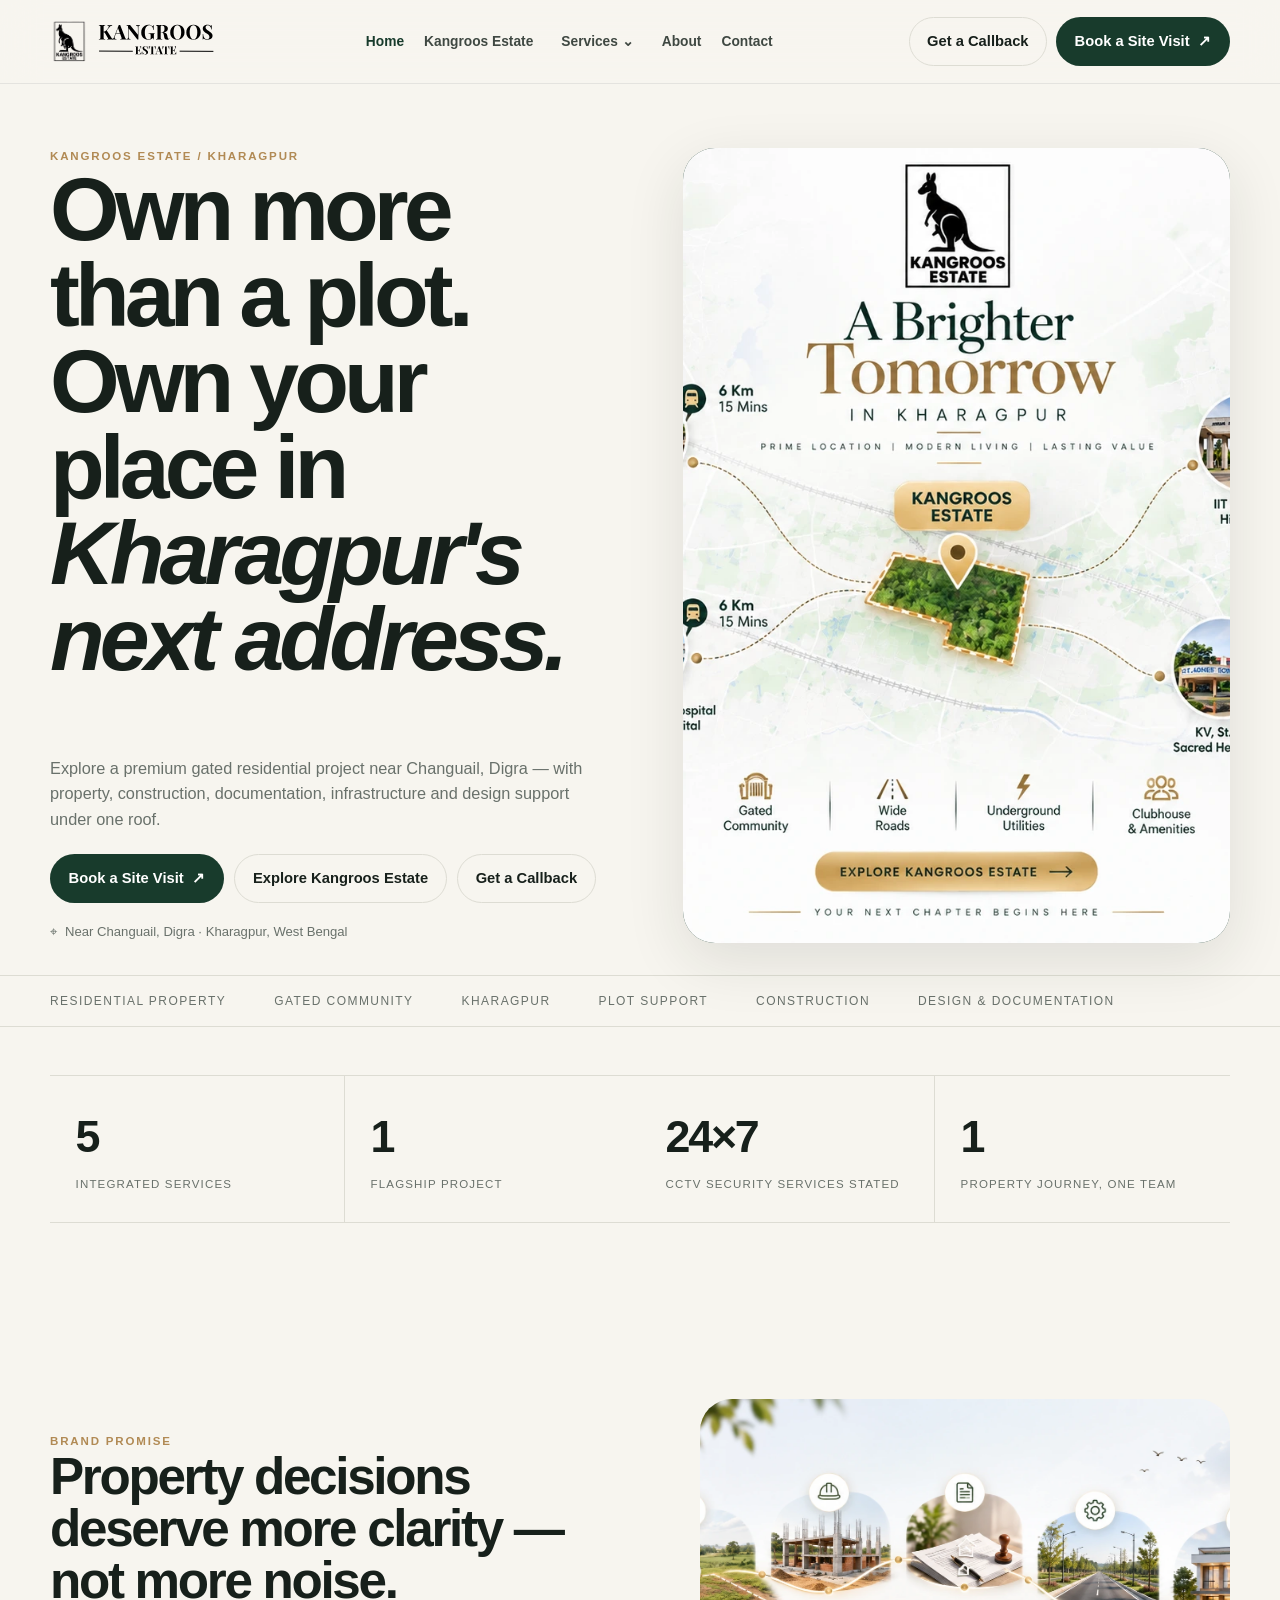
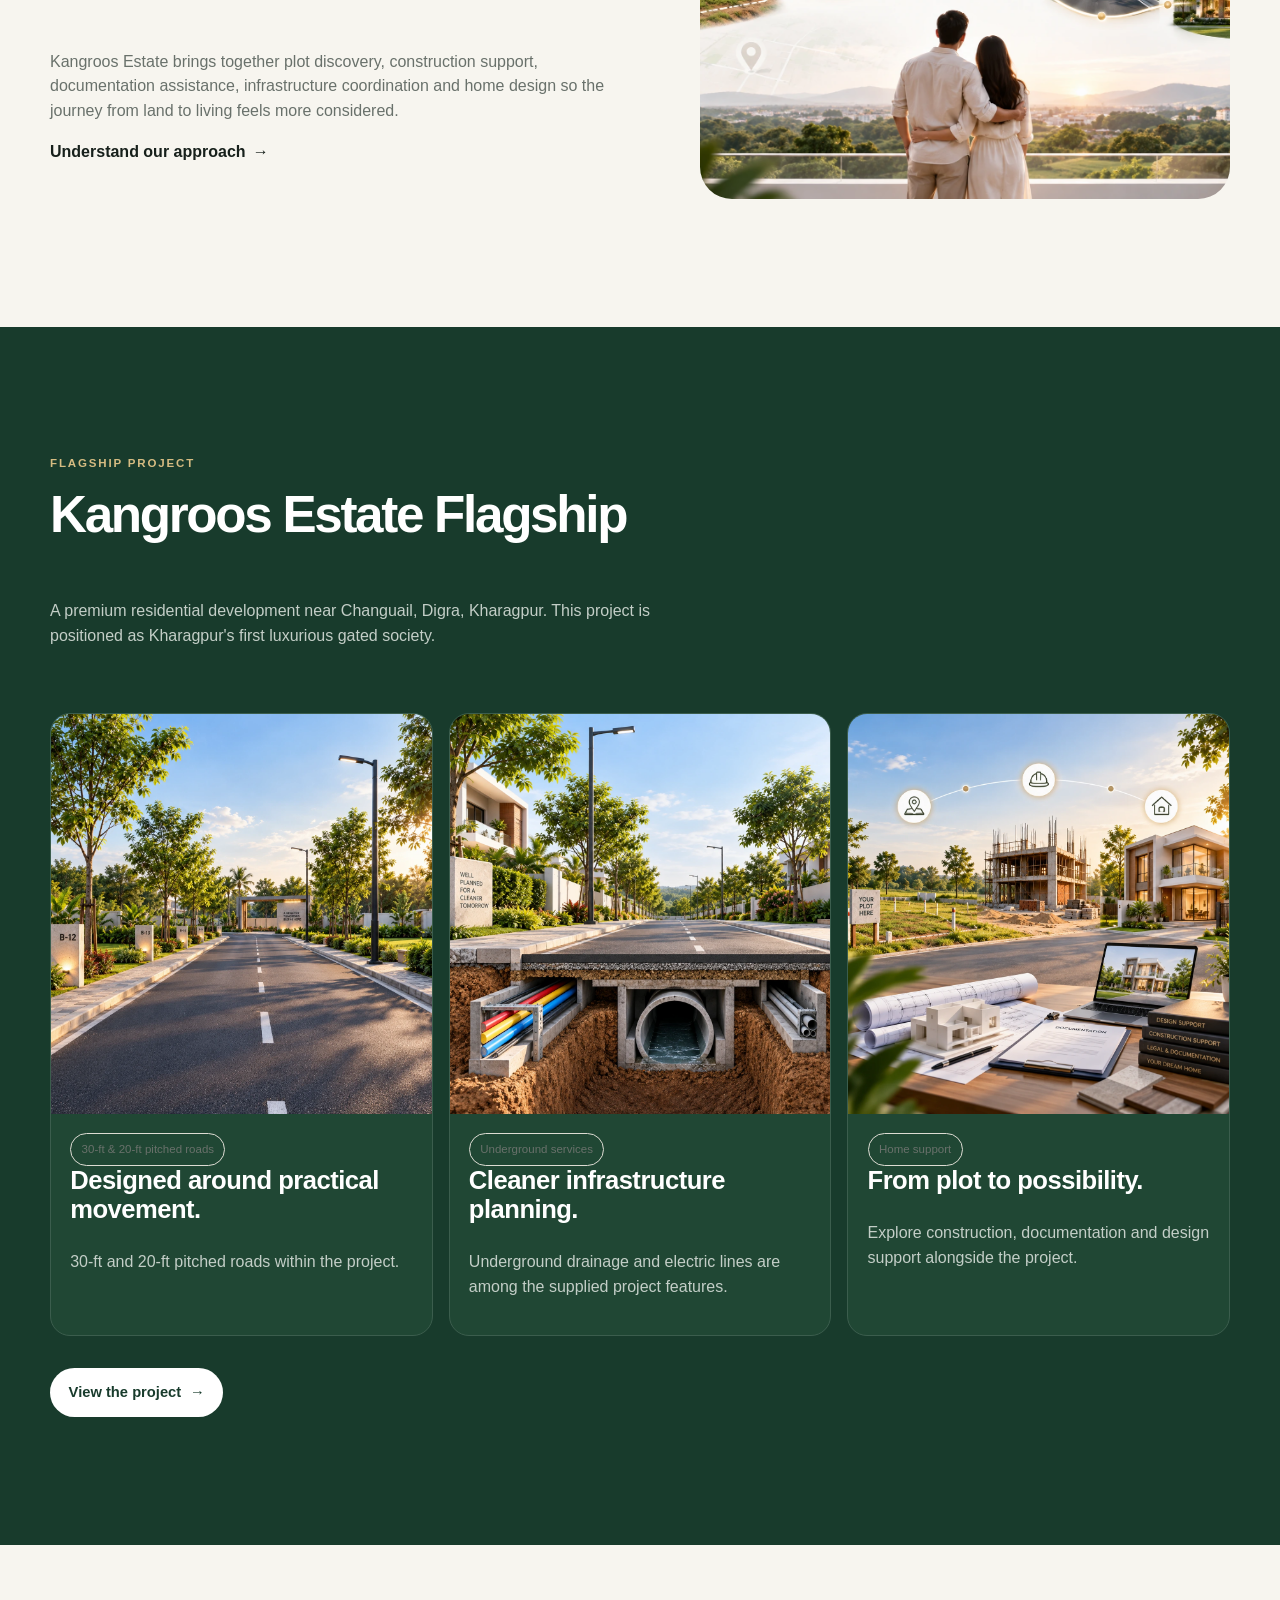
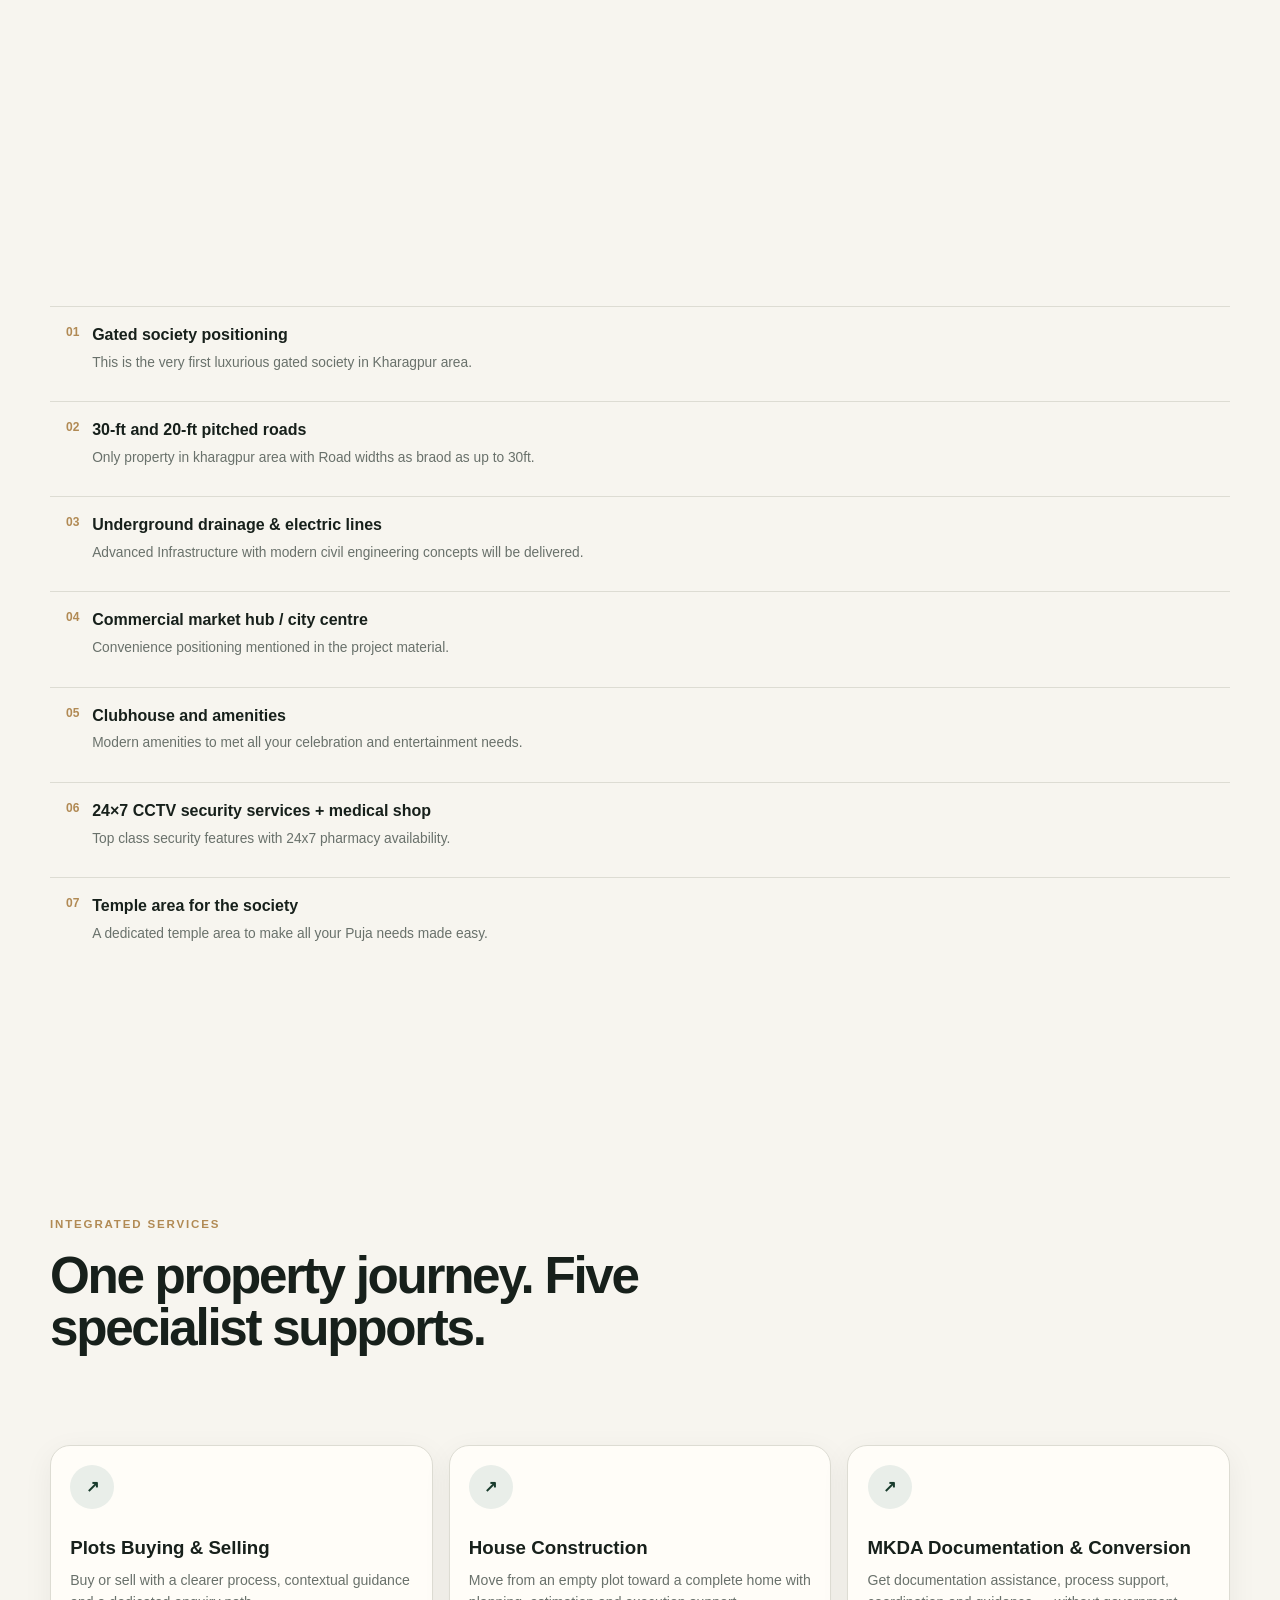
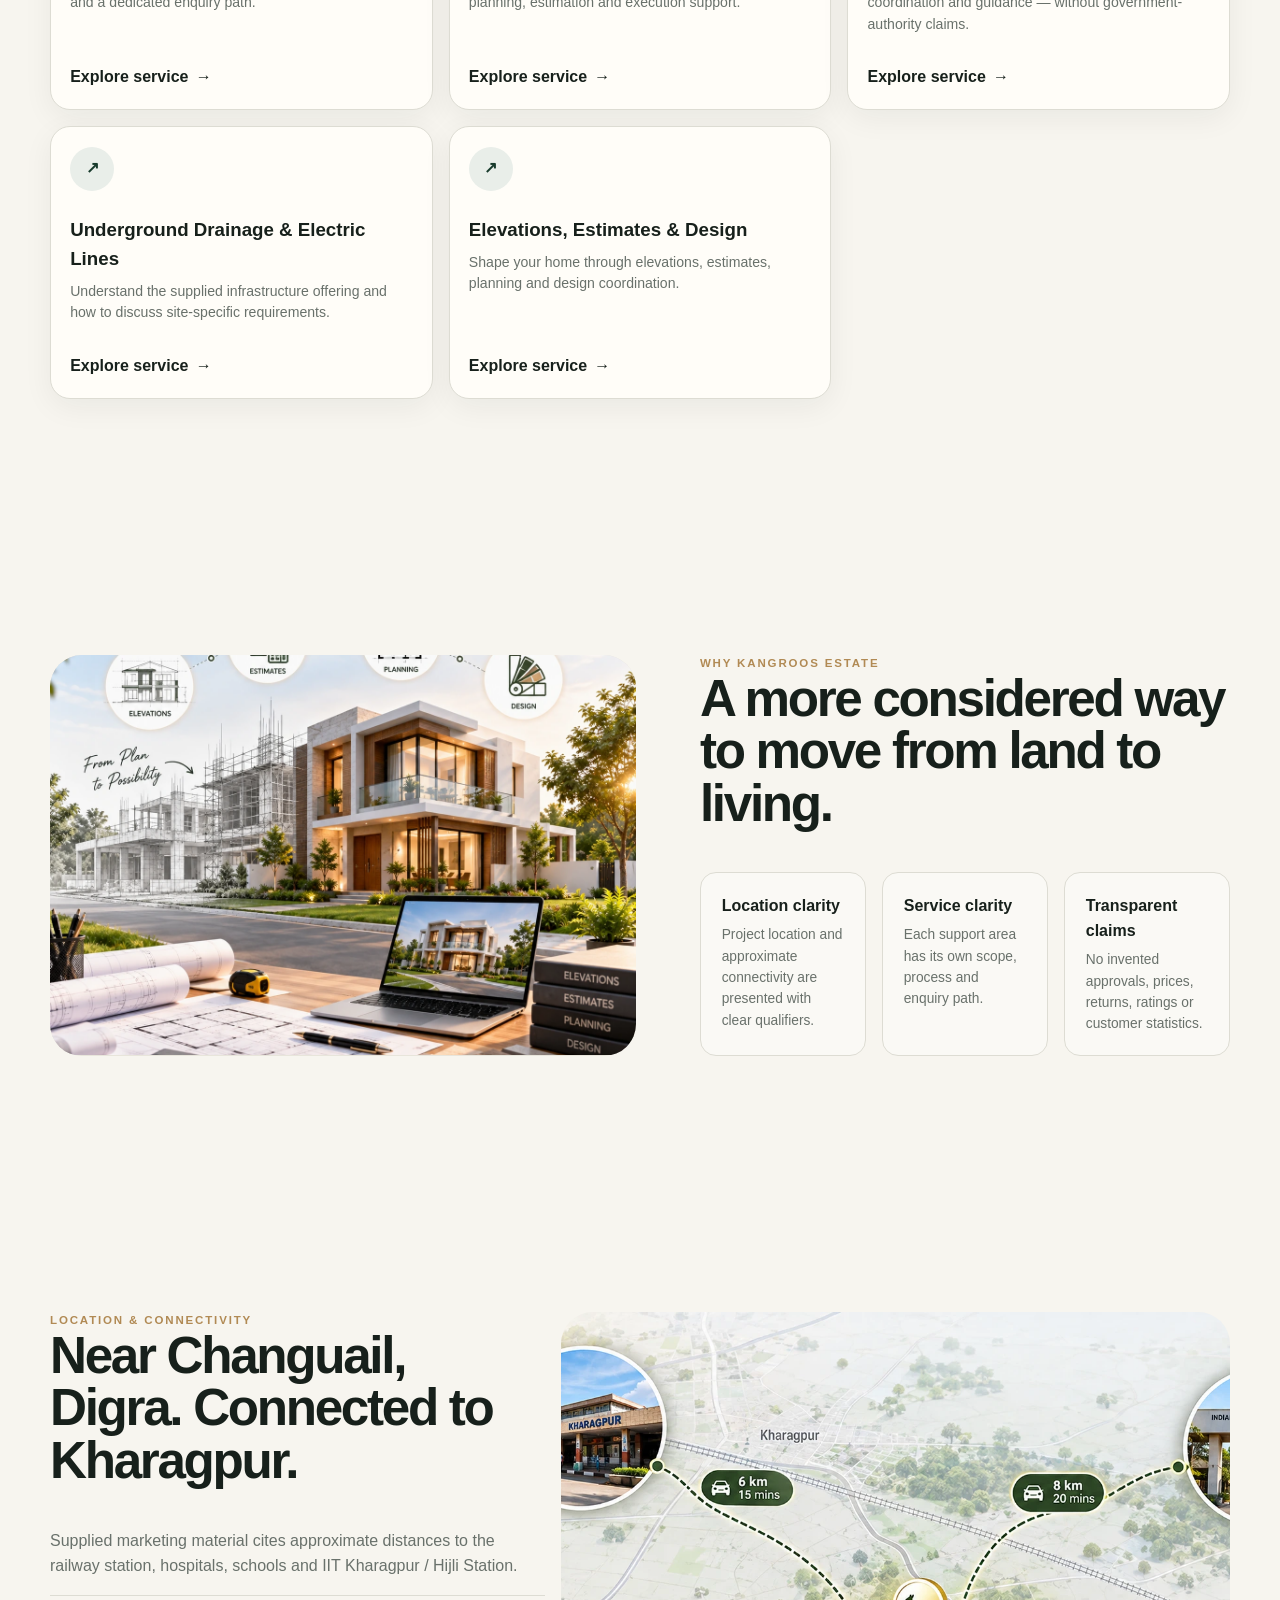
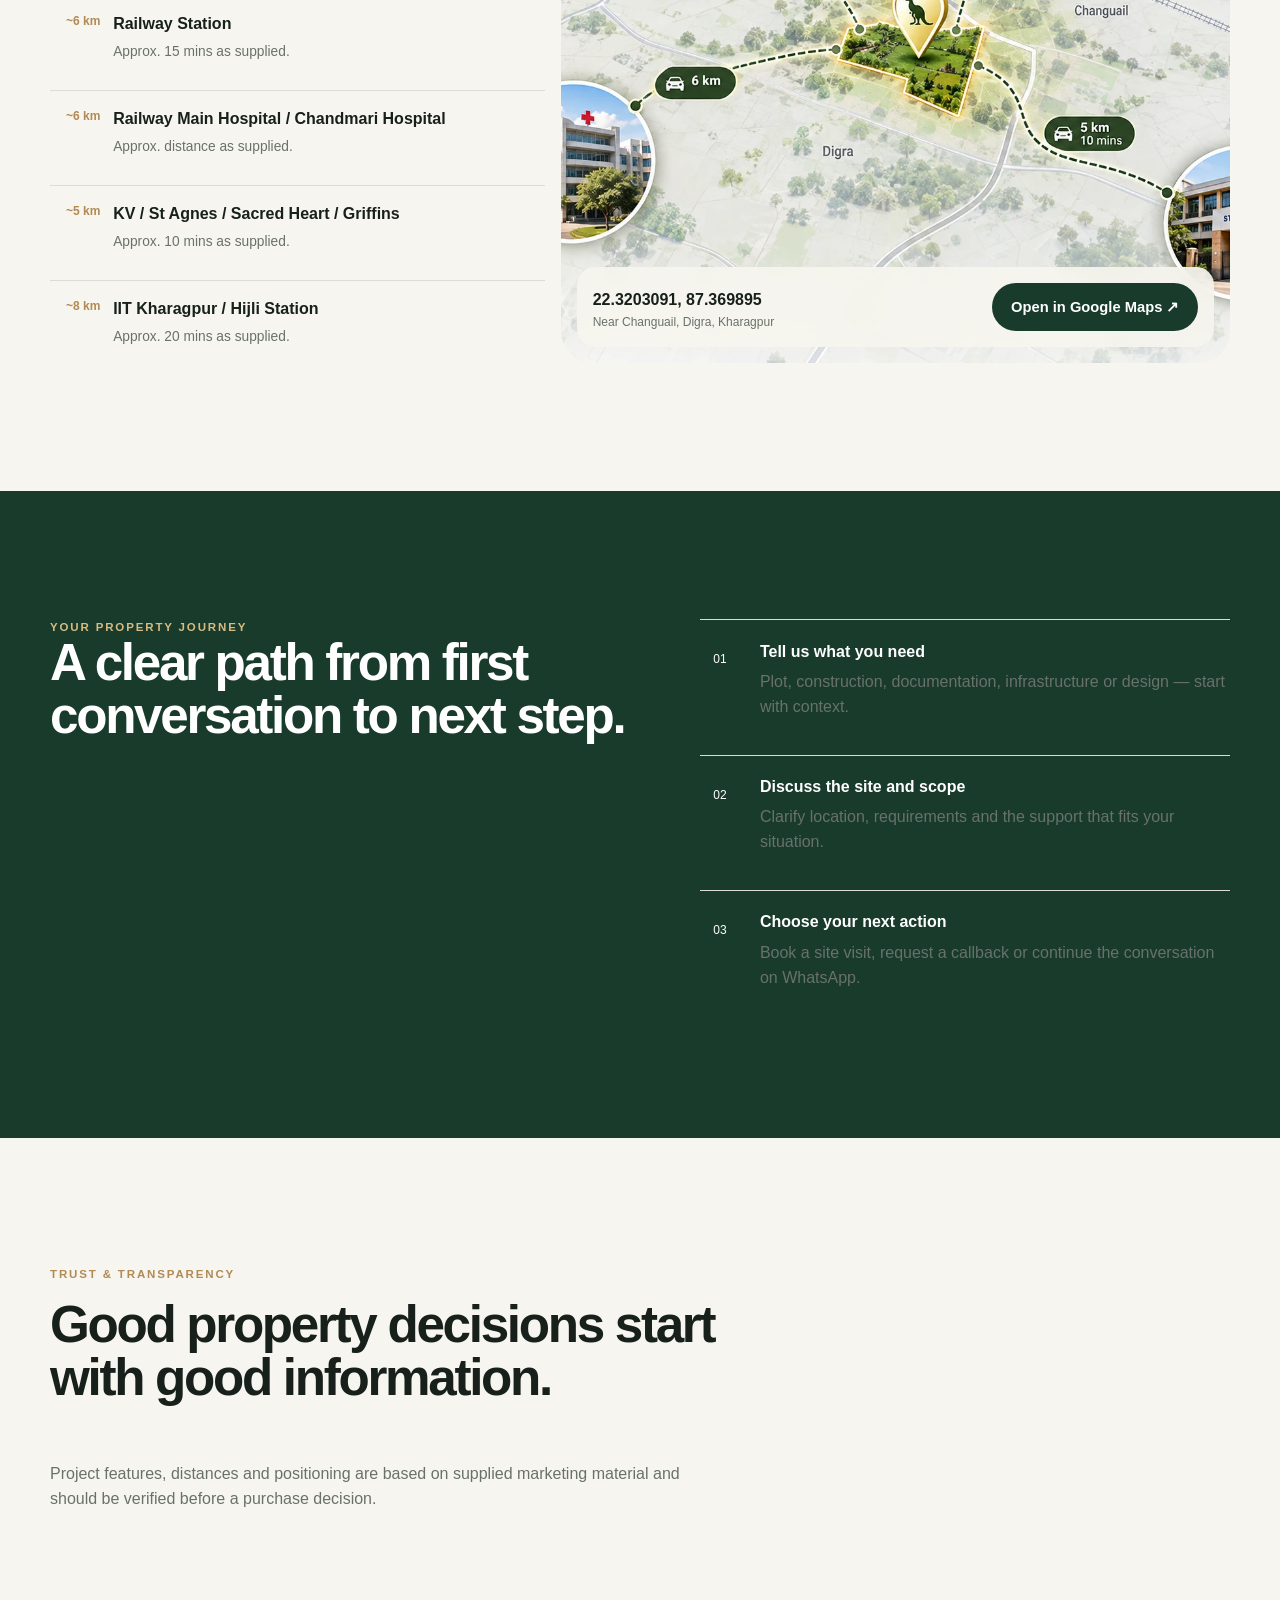
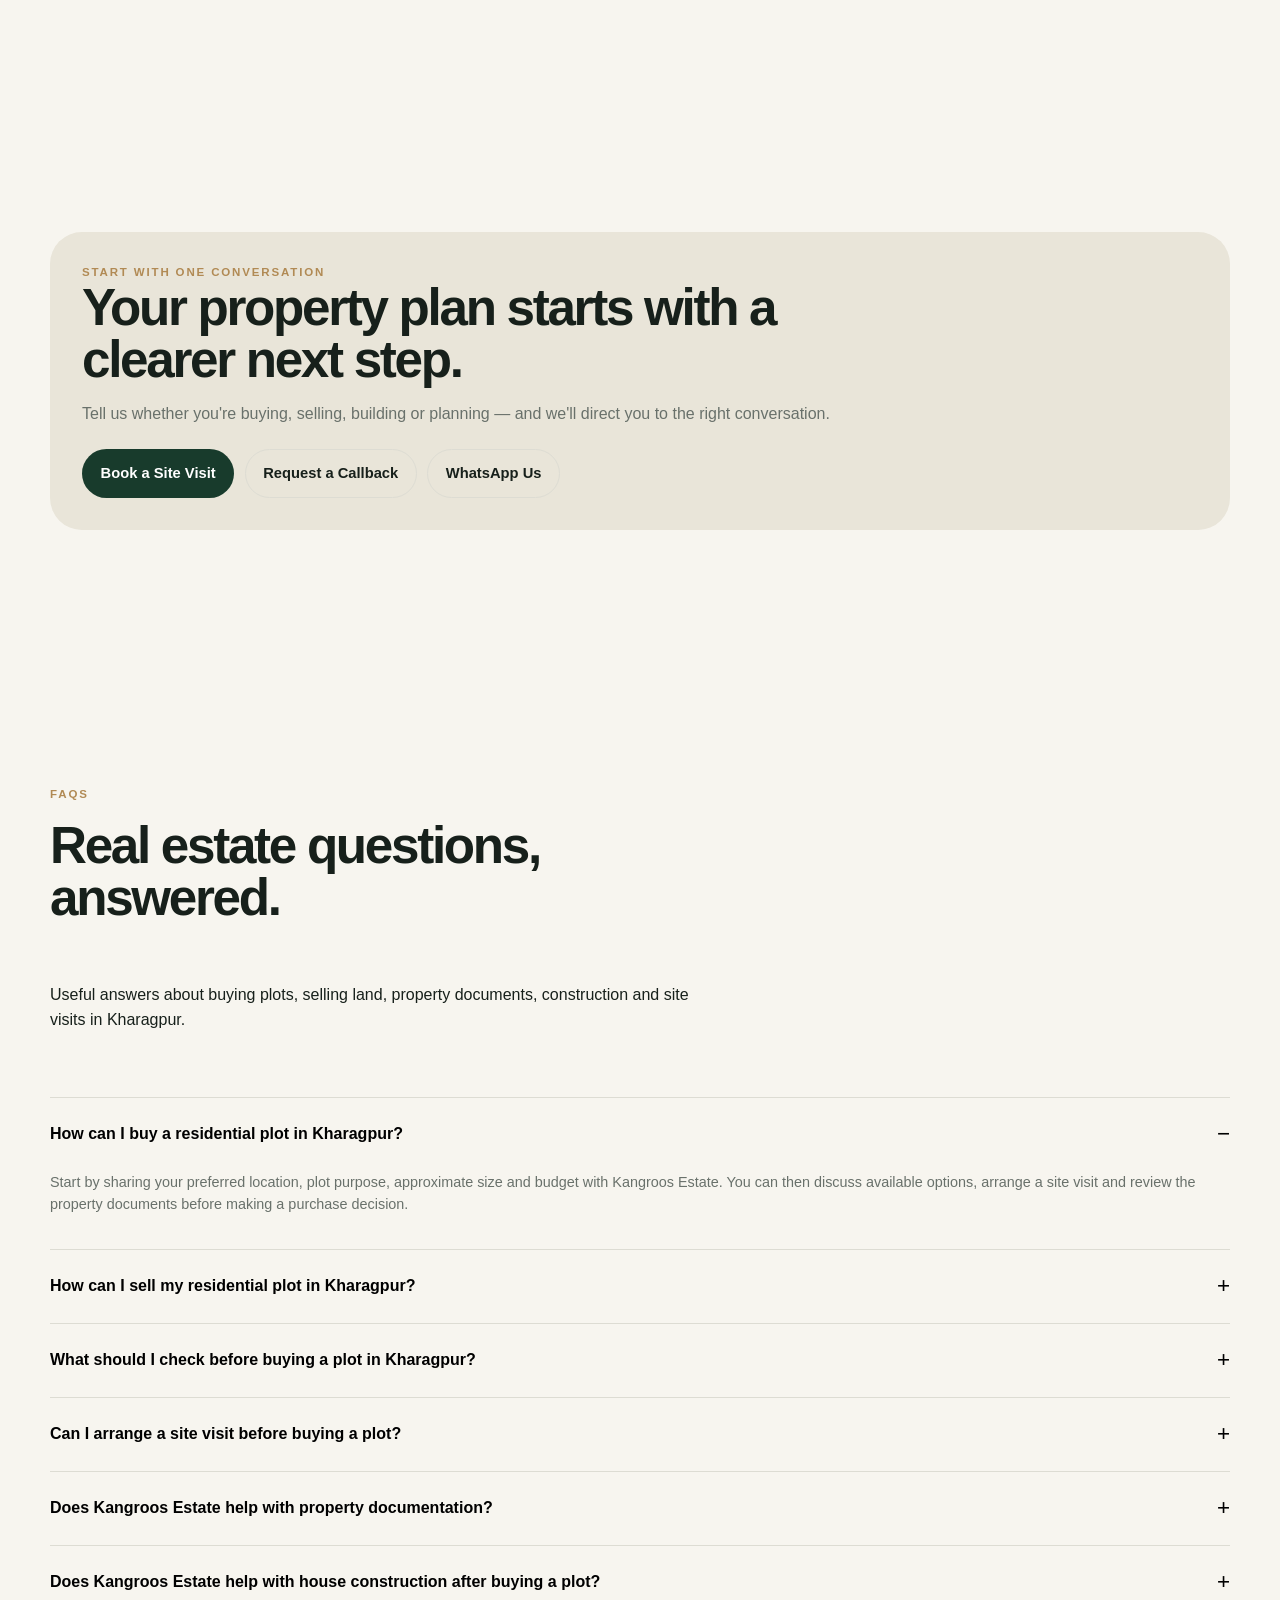
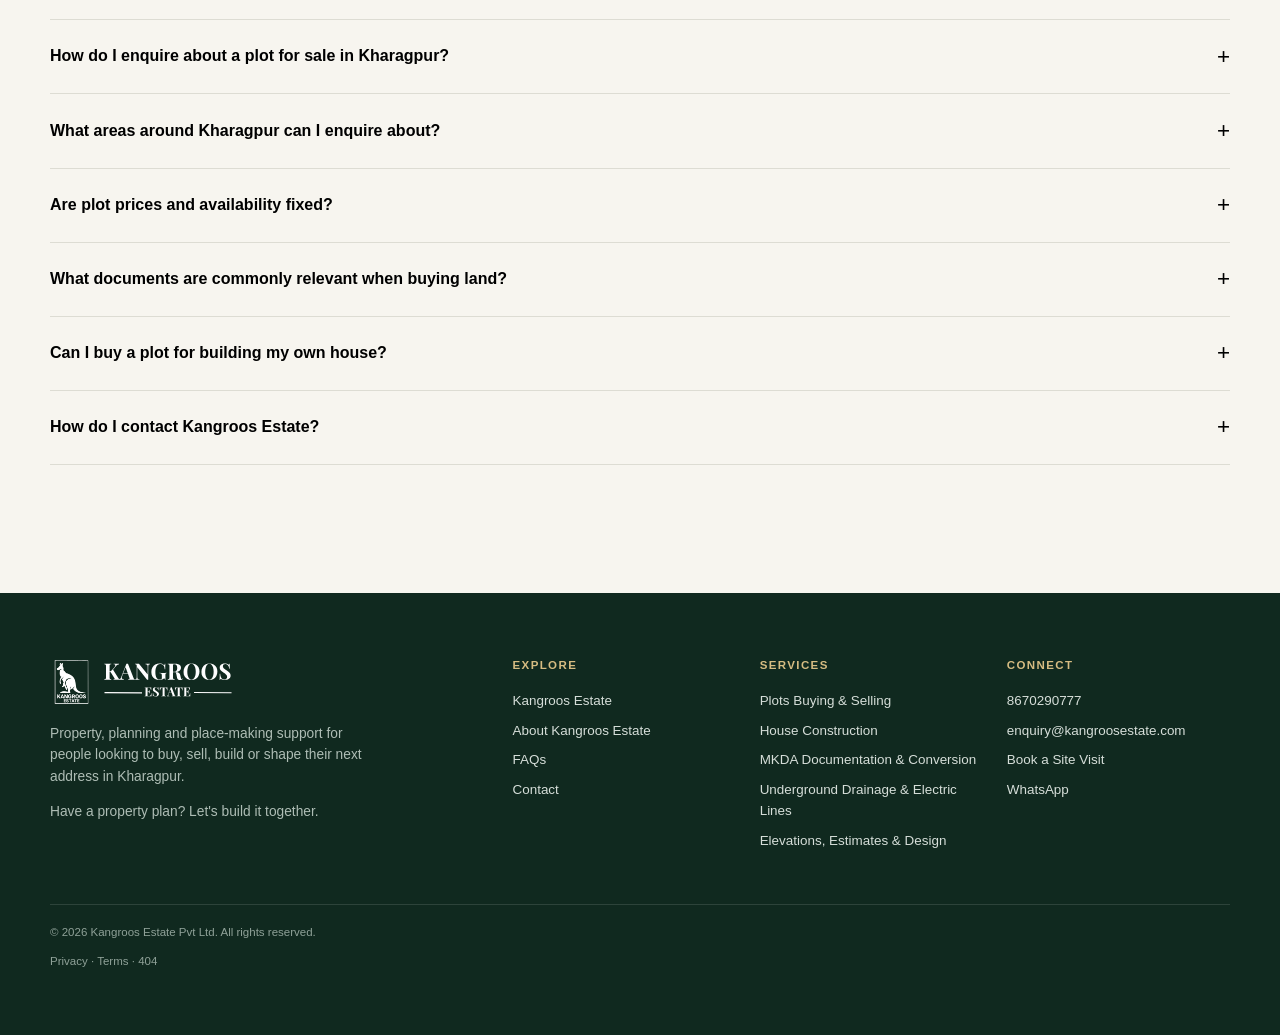
<file: index.html>
<!doctype html><html lang="en"><head><meta charset="utf-8"><meta name="viewport" content="width=device-width,initial-scale=1,viewport-fit=cover">
<link rel="icon" href="assets/images/logo/favicon.svg" type="image/svg+xml">
<link rel="manifest" href="site.webmanifest">
<title>Kangroos Estate | Residential Plots &amp; Real Estate in Kharagpur</title>
<meta name="description" content="Buy and sell residential plots in Kharagpur with Kangroos Estate. Explore property, plot buying and selling, house construction, documentation and site-visit support in West Bengal.">
<link rel="canonical" href="https://kangroosestate.com/">
<meta name="robots" content="index,follow,max-image-preview:large"><meta name="keywords" content="Kharagpur real estate, residential plots in Kharagpur, plots for sale Kharagpur, buy plot in Kharagpur, sell plot in Kharagpur, property in Kharagpur, Paschim Medinipur real estate, house construction Kharagpur"><meta name="author" content="Kangroos Estate Pvt Ltd"><meta name="geo.region" content="IN-WB"><meta name="geo.placename" content="Kharagpur, West Bengal, India"><meta name="geo.position" content="22.3203091;87.369895"><meta name="ICBM" content="22.3203091, 87.369895">
<meta property="og:title" content="Kangroos Estate | Residential Plots &amp; Real Estate in Kharagpur"><meta property="og:description" content="Buy and sell residential plots in Kharagpur with Kangroos Estate. Explore property, plot buying and selling, house construction, documentation and site-visit support in West Bengal."><meta property="og:url" content="https://kangroosestate.com/"><meta property="og:image" content="assets/images/social/default-og.webp"><meta property="og:type" content="website">
<meta name="twitter:card" content="summary_large_image"><meta name="twitter:title" content="Kangroos Estate | Residential Plots &amp; Real Estate in Kharagpur"><meta name="twitter:description" content="Buy and sell residential plots in Kharagpur with Kangroos Estate. Explore property, plot buying and selling, house construction, documentation and site-visit support in West Bengal."><meta name="twitter:image" content="assets/images/social/default-og.webp">
<link rel="stylesheet" href="css/reset.css"><link rel="stylesheet" href="css/variables.css"><link rel="stylesheet" href="css/global.css"><link rel="stylesheet" href="css/components.css"><link rel="stylesheet" href="css/pages.css"><link rel="stylesheet" href="css/responsive.css">
<script defer src="js/config.js"></script><script defer src="js/analytics.js"></script><script defer src="js/navigation.js"></script><script defer src="js/accordion.js"></script><script defer src="js/forms.js"></script><script defer src="js/main.js"></script>
</head><body><a class="skip-link" href="#main">Skip to content</a><header class="header"><div class="container header-inner"><a class="brand" href="index.html" aria-label="Kangroos Estate home"><img src="assets/images/logo/logo.svg" alt="Kangroos Estate"></a>
<nav class="nav" aria-label="Primary navigation"><a href="index.html" aria-current="page">Home</a><a href="project/kangroos-estate.html" >Kangroos Estate</a>
<div class="nav-item" data-dropdown><button class="nav-toggle" data-dropdown-trigger aria-expanded="false">Services <span aria-hidden="true">⌄</span></button><div class="dropdown" role="menu"><a href="services/plots-buying-selling.html" role="menuitem">Plots Buying & Selling</a><a href="services/house-construction.html" role="menuitem">House Construction</a><a href="services/mkda-documentation-conversion.html" role="menuitem">MKDA Documentation & Conversion</a><a href="services/underground-drainage-electric-lines.html" role="menuitem">Underground Drainage & Electric Lines</a><a href="services/elevations-estimates-design.html" role="menuitem">Elevations, Estimates & Design</a></div></div><a href="about.html" >About</a><a href="contact.html" >Contact</a></nav>
<div class="header-actions"><a class="btn btn-secondary" href="contact.html#callback">Get a Callback</a><a class="btn btn-primary" href="contact.html?intent=site-visit" data-track="site_visit_click">Book a Site Visit <span aria-hidden="true">↗</span></a></div>
<button class="menu-button" data-menu-button aria-expanded="false" aria-controls="mobile-nav" aria-label="Open menu"><span></span></button></div></header>
<nav id="mobile-nav" class="mobile-nav" data-mobile-nav aria-label="Mobile navigation"><div class="container"><ul>
<li><a href="index.html">Home</a></li><li><a href="project/kangroos-estate.html">Kangroos Estate</a></li><li><a href="services/index.html">Services</a></li><li><a class="mobile-sub" href="services/plots-buying-selling.html">Plots Buying & Selling</a></li><li><a class="mobile-sub" href="services/house-construction.html">House Construction</a></li><li><a class="mobile-sub" href="services/mkda-documentation-conversion.html">MKDA Documentation & Conversion</a></li><li><a class="mobile-sub" href="services/underground-drainage-electric-lines.html">Underground Drainage & Electric Lines</a></li><li><a class="mobile-sub" href="services/elevations-estimates-design.html">Elevations, Estimates & Design</a></li><li><a href="about.html">About</a></li><li><a href="contact.html">Contact</a></li></ul><div class="mobile-actions"><a class="btn btn-primary" href="tel:8670290777" data-track="call_click">Call Now</a><a class="btn btn-secondary" href="https://wa.me/8670290777" data-track="whatsapp_click">WhatsApp</a><a class="btn btn-gold" href="contact.html?intent=site-visit" data-track="site_visit_click">Book a Site Visit</a></div></div></nav><main id="main">
<section class="hero"><div class="container hero-grid"><div class="hero-copy reveal"><div class="eyebrow">Kangroos Estate / Kharagpur</div><h1 class="display">Own more than a plot.<br>Own your place in <em>Kharagpur's next address.</em></h1><p>Explore a premium gated residential project near Changuail, Digra — with property, construction, documentation, infrastructure and design support under one roof.</p><div class="hero-actions"><a class="btn btn-primary" href="contact.html?intent=site-visit" data-track="site_visit_click">Book a Site Visit <span>↗</span></a><a class="btn btn-secondary" href="project/kangroos-estate.html">Explore Kangroos Estate</a><a class="btn btn-secondary" href="contact.html#callback" data-track="callback_request">Get a Callback</a></div><div class="hero-location"><span aria-hidden="true">⌖</span> Near Changuail, Digra · Kharagpur, West Bengal</div></div>
<div class="hero-art reveal"><img src="assets/images/project/project-hero.webp" width="1000" height="600" alt="Editorial architectural study representing a contemporary residential address in Kharagpur" loading="eager" fetchpriority="high"></div></div></section>
<div class="marquee"><div class="container marquee-track"><span>Residential property</span><span>Gated community</span><span>Kharagpur</span><span>Plot support</span><span>Construction</span><span>Design & documentation</span></div></div>
<section class="section-tight"><div class="container stat-grid"><div class="stat"><strong>5</strong><span>Integrated services</span></div><div class="stat"><strong>1</strong><span>Flagship project</span></div><div class="stat"><strong>24×7</strong><span>CCTV security services stated</span></div><div class="stat"><strong>1</strong><span>Property journey, one team</span></div></div></section>
<section class="section"><div class="container split"><div class="feature-copy reveal"><div class="eyebrow">Brand promise</div><h2 class="h2">Property decisions deserve more clarity — not more noise.</h2><p class="muted">Kangroos Estate brings together plot discovery, construction support, documentation assistance, infrastructure coordination and home design so the journey from land to living feels more considered.</p><a class="text-link" href="about.html">Understand our approach <span>→</span></a></div><div class="feature-image reveal"><img src="assets/images/project/project-gallery-01.webp" width="400" height="400" loading="lazy" alt="Editorial architectural study of a residential courtyard"></div></div></section>
<section class="section dark-section"><div class="container"><div class="section-head reveal"><div class="eyebrow">Flagship project</div><h2 class="h2">Kangroos Estate Flagship</h2><p class="muted">A premium residential development near Changuail, Digra, Kharagpur. This project is positioned as Kharagpur's first luxurious gated society.</p></div><div class="grid grid-3"><article class="project-card card reveal"><div class="media"><img src="assets/images/project/project-gallery-02.webp" width="400" height="400" loading="lazy" alt="Editorial study of pitched residential road planning"></div><div class="body"><span class="pill">30-ft & 20-ft pitched roads</span><h3 class="h3">Designed around practical movement.</h3><p class="muted">30-ft and 20-ft pitched roads within the project.</p></div></article><article class="project-card card reveal"><div class="media"><img src="assets/images/infrastructure/infrastructure.webp" width="400" height="400" loading="lazy" alt="Editorial study representing underground infrastructure"></div><div class="body"><span class="pill">Underground services</span><h3 class="h3">Cleaner infrastructure planning.</h3><p class="muted">Underground drainage and electric lines are among the supplied project features.</p></div></article><article class="project-card card reveal"><div class="media"><img src="assets/images/project/project-gallery-03.webp" width="400" height="400" loading="lazy" alt="Editorial home elevation study"></div><div class="body"><span class="pill">Home support</span><h3 class="h3">From plot to possibility.</h3><p class="muted">Explore construction, documentation and design support alongside the project.</p></div></article></div><div style="margin-top:2rem"><a class="btn btn-light" href="project/kangroos-estate.html">View the project <span>→</span></a></div></div></section>
<section class="section"><div class="container"><div class="section-head reveal"><div class="eyebrow">Project facilities</div><h2 class="h2">The essentials, stated clearly.</h2><p class="muted">Only facilities supplied in the project material are presented here.</p></div><div class="facility-grid"><div class="facility reveal"><span class="facility-number">01</span><div><strong>Gated society positioning</strong><p>This is the very first luxurious gated society in Kharagpur area.</p></div></div><div class="facility reveal"><span class="facility-number">02</span><div><strong>30-ft and 20-ft pitched roads</strong><p>Only property in kharagpur area with Road widths as braod as up to 30ft.</p></div></div><div class="facility reveal"><span class="facility-number">03</span><div><strong>Underground drainage & electric lines</strong><p>Advanced Infrastructure with modern civil engineering concepts will be delivered.</p></div></div><div class="facility reveal"><span class="facility-number">04</span><div><strong>Commercial market hub / city centre</strong><p>Convenience positioning mentioned in the project material.</p></div></div><div class="facility reveal"><span class="facility-number">05</span><div><strong>Clubhouse and amenities</strong><p>Modern amenities to met all your celebration and entertainment needs.</p></div></div><div class="facility reveal"><span class="facility-number">06</span><div><strong>24×7 CCTV security services + medical shop</strong><p>Top class security features with 24x7 pharmacy availability.</p></div></div><div class="facility reveal"><span class="facility-number">07</span><div><strong>Temple area for the society</strong><p>A dedicated temple area to make all your Puja needs made easy.</p></div></div></div></div></section>
<section class="section"><div class="container"><div class="section-head reveal"><div class="eyebrow">Integrated services</div><h2 class="h2">One property journey. Five specialist supports.</h2></div><div class="grid grid-3"><article class="service-card card reveal"><div class="icon" aria-hidden="true">↗</div><h3>Plots Buying & Selling</h3><p>Buy or sell with a clearer process, contextual guidance and a dedicated enquiry path.</p><a class="text-link" href="services/plots-buying-selling.html">Explore service <span aria-hidden="true">→</span></a></article><article class="service-card card reveal"><div class="icon" aria-hidden="true">↗</div><h3>House Construction</h3><p>Move from an empty plot toward a complete home with planning, estimation and execution support.</p><a class="text-link" href="services/house-construction.html">Explore service <span aria-hidden="true">→</span></a></article><article class="service-card card reveal"><div class="icon" aria-hidden="true">↗</div><h3>MKDA Documentation & Conversion</h3><p>Get documentation assistance, process support, coordination and guidance — without government-authority claims.</p><a class="text-link" href="services/mkda-documentation-conversion.html">Explore service <span aria-hidden="true">→</span></a></article><article class="service-card card reveal"><div class="icon" aria-hidden="true">↗</div><h3>Underground Drainage & Electric Lines</h3><p>Understand the supplied infrastructure offering and how to discuss site-specific requirements.</p><a class="text-link" href="services/underground-drainage-electric-lines.html">Explore service <span aria-hidden="true">→</span></a></article><article class="service-card card reveal"><div class="icon" aria-hidden="true">↗</div><h3>Elevations, Estimates & Design</h3><p>Shape your home through elevations, estimates, planning and design coordination.</p><a class="text-link" href="services/elevations-estimates-design.html">Explore service <span aria-hidden="true">→</span></a></article></div></div></section>
<section class="section"><div class="container split"><div class="feature-image reveal"><img src="assets/images/services/design-elevation.webp" width="600" height="400" loading="lazy" alt="Editorial architectural study representing residential design and elevation"></div><div class="feature-copy reveal"><div class="eyebrow">Why Kangroos Estate</div><h2 class="h2">A more considered way to move from land to living.</h2><div class="trust-grid"><div class="trust-item"><strong>Location clarity</strong><p>Project location and approximate connectivity are presented with clear qualifiers.</p></div><div class="trust-item"><strong>Service clarity</strong><p>Each support area has its own scope, process and enquiry path.</p></div><div class="trust-item"><strong>Transparent claims</strong><p>No invented approvals, prices, returns, ratings or customer statistics.</p></div></div></div></div></section>
<section class="section"><div class="container location-panel"><div class="feature-copy reveal"><div class="eyebrow">Location & connectivity</div><h2 class="h2">Near Changuail, Digra. Connected to Kharagpur.</h2><p class="muted">Supplied marketing material cites approximate distances to the railway station, hospitals, schools and IIT Kharagpur / Hijli Station.</p><div class="facility-grid"><div class="facility"><span class="facility-number">~6 km</span><div><strong>Railway Station</strong><p>Approx. 15 mins as supplied.</p></div></div><div class="facility"><span class="facility-number">~6 km</span><div><strong>Railway Main Hospital / Chandmari Hospital</strong><p>Approx. distance as supplied.</p></div></div><div class="facility"><span class="facility-number">~5 km</span><div><strong>KV / St Agnes / Sacred Heart / Griffins</strong><p>Approx. 10 mins as supplied.</p></div></div><div class="facility"><span class="facility-number">~8 km</span><div><strong>IIT Kharagpur / Hijli Station</strong><p>Approx. 20 mins as supplied.</p></div></div></div></div><div class="map-preview reveal"><img src="assets/images/project/location-map.webp" width="1600" height="1000" loading="lazy" alt="Stylized map-inspired location study for Kangroos Estate"><div class="map-overlay"><div><strong>22.3203091, 87.369895</strong><div class="muted" style="font-size:.75rem">Near Changuail, Digra, Kharagpur</div></div><a class="btn btn-primary" target="_blank" rel="noopener" href="https://maps.google.com/maps?q=22.3203091%2C87.369895&z=17&hl=en" data-track="map_click">Open in Google Maps ↗</a></div></div></div></section>
<section class="section dark-section"><div class="container split"><div><div class="eyebrow">Your property journey</div><h2 class="h2">A clear path from first conversation to next step.</h2></div><div class="process"><div class="process-step"><span class="step-no">01</span><div><strong>Tell us what you need</strong><p>Plot, construction, documentation, infrastructure or design — start with context.</p></div></div><div class="process-step"><span class="step-no">02</span><div><strong>Discuss the site and scope</strong><p>Clarify location, requirements and the support that fits your situation.</p></div></div><div class="process-step"><span class="step-no">03</span><div><strong>Choose your next action</strong><p>Book a site visit, request a callback or continue the conversation on WhatsApp.</p></div></div></div></div></section>
<section class="section"><div class="container"><div class="section-head reveal"><div class="eyebrow">Trust & transparency</div><h2 class="h2">Good property decisions start with good information.</h2><p class="muted">Project features, distances and positioning are based on supplied marketing material and should be verified before a purchase decision.</p></div></div></section>
<section class="section"><div class="container"><div class="cta-band reveal"><div class="eyebrow">Start with one conversation</div><h2 class="h2">Your property plan starts with a clearer next step.</h2><p class="muted">Tell us whether you're buying, selling, building or planning — and we'll direct you to the right conversation.</p><div class="hero-actions"><a class="btn btn-primary" href="contact.html?intent=site-visit">Book a Site Visit</a><a class="btn btn-secondary" href="contact.html#callback">Request a Callback</a><a class="btn btn-secondary" href="https://wa.me/8670290777">WhatsApp Us</a></div></div></div></section>
<section class="section"><div class="container"><div class="section-head"><div class="eyebrow">FAQs</div><h2 class="h2">Real estate questions, answered.</h2><p>Useful answers about buying plots, selling land, property documents, construction and site visits in Kharagpur.</p></div><div class="faq"><div class="faq-item open"><button class="faq-q" data-accordion-button aria-expanded="true"><span>How can I buy a residential plot in Kharagpur?</span><span data-accordion-icon>−</span></button><div class="faq-a"><div><p>Start by sharing your preferred location, plot purpose, approximate size and budget with Kangroos Estate. You can then discuss available options, arrange a site visit and review the property documents before making a purchase decision.</p></div></div></div><div class="faq-item "><button class="faq-q" data-accordion-button aria-expanded="false"><span>How can I sell my residential plot in Kharagpur?</span><span data-accordion-icon>+</span></button><div class="faq-a"><div><p>Kangroos Estate provides plot buying and selling enquiry support. Share the plot location, ownership details, approximate area and your selling requirement so the property can be discussed and the appropriate next steps can be identified.</p></div></div></div><div class="faq-item "><button class="faq-q" data-accordion-button aria-expanded="false"><span>What should I check before buying a plot in Kharagpur?</span><span data-accordion-icon>+</span></button><div class="faq-a"><div><p>Before purchasing land, review ownership and title documents, chain of title, land records, mutation details where applicable, access, land-use considerations, encumbrances, boundaries and applicable local approvals. Independent legal verification is recommended before committing funds.</p></div></div></div><div class="faq-item "><button class="faq-q" data-accordion-button aria-expanded="false"><span>Can I arrange a site visit before buying a plot?</span><span data-accordion-icon>+</span></button><div class="faq-a"><div><p>Yes. You can request a site visit to understand the location, access, surroundings and site conditions before proceeding with a property enquiry.</p></div></div></div><div class="faq-item "><button class="faq-q" data-accordion-button aria-expanded="false"><span>Does Kangroos Estate help with property documentation?</span><span data-accordion-icon>+</span></button><div class="faq-a"><div><p>Yes. Kangroos Estate offers documentation and process-support services related to property enquiries. Legal or government approvals should always be verified with the appropriate authority or qualified professional.</p></div></div></div><div class="faq-item "><button class="faq-q" data-accordion-button aria-expanded="false"><span>Does Kangroos Estate help with house construction after buying a plot?</span><span data-accordion-icon>+</span></button><div class="faq-a"><div><p>Yes. The service offering includes house construction support, planning, estimates, design coordination and execution-related assistance for residential property requirements.</p></div></div></div><div class="faq-item "><button class="faq-q" data-accordion-button aria-expanded="false"><span>How do I enquire about a plot for sale in Kharagpur?</span><span data-accordion-icon>+</span></button><div class="faq-a"><div><p>You can enquire through the website contact form, call 8670290777 or use WhatsApp on 8670290777. Share your preferred location, plot requirement, budget and intended use for a more useful initial discussion.</p></div></div></div><div class="faq-item "><button class="faq-q" data-accordion-button aria-expanded="false"><span>What areas around Kharagpur can I enquire about?</span><span data-accordion-icon>+</span></button><div class="faq-a"><div><p>Kangroos Estate focuses on Kharagpur and surrounding property requirements in Paschim Medinipur. Availability and suitability depend on the specific property and current inventory.</p></div></div></div><div class="faq-item "><button class="faq-q" data-accordion-button aria-expanded="false"><span>Are plot prices and availability fixed?</span><span data-accordion-icon>+</span></button><div class="faq-a"><div><p>Plot prices, availability and terms can change. Contact Kangroos Estate for current property information rather than relying on an old website listing.</p></div></div></div><div class="faq-item "><button class="faq-q" data-accordion-button aria-expanded="false"><span>What documents are commonly relevant when buying land?</span><span data-accordion-icon>+</span></button><div class="faq-a"><div><p>Depending on the property, relevant records may include the sale deed, title-chain documents, land and revenue records, mutation records, tax or rent receipts, encumbrance-related information, approved plans or permissions where applicable, and identity documents. The exact document set should be confirmed for the property.</p></div></div></div><div class="faq-item "><button class="faq-q" data-accordion-button aria-expanded="false"><span>Can I buy a plot for building my own house?</span><span data-accordion-icon>+</span></button><div class="faq-a"><div><p>Residential plots can be considered for self-use and home construction subject to the property&#x27;s land use, permissions, access, local rules and other applicable requirements. Verify these matters before purchase.</p></div></div></div><div class="faq-item "><button class="faq-q" data-accordion-button aria-expanded="false"><span>How do I contact Kangroos Estate?</span><span data-accordion-icon>+</span></button><div class="faq-a"><div><p>Call 8670290777, WhatsApp 8670290777, or email enquiry@kangroosestate.com for property, plot, construction and service enquiries.</p></div></div></div></div></div></section></main><footer class="footer"><div class="container"><div class="footer-grid"><div><a class="brand" href="index.html"><img src="assets/images/logo/logo-dark.svg" alt="Kangroos Estate"></a><p style="max-width:330px;margin-top:1rem">Property, planning and place-making support for people looking to buy, sell, build or shape their next address in Kharagpur.</p><p>Have a property plan? Let's build it together.</p></div><div class="footer-links"><div><h3>Explore</h3><a href="project/kangroos-estate.html">Kangroos Estate</a><a href="about.html">About Kangroos Estate</a><a href="faq.html">FAQs</a><a href="contact.html">Contact</a></div><div><h3>Services</h3><a href="services/plots-buying-selling.html">Plots Buying & Selling</a><a href="services/house-construction.html">House Construction</a><a href="services/mkda-documentation-conversion.html">MKDA Documentation & Conversion</a><a href="services/underground-drainage-electric-lines.html">Underground Drainage & Electric Lines</a><a href="services/elevations-estimates-design.html">Elevations, Estimates & Design</a></div><div><h3>Connect</h3><a href="tel:8670290777" data-config-phone data-track="call_click">8670290777</a><a href="mailto:enquiry@kangroosestate.com" data-config-email>enquiry@kangroosestate.com</a><a href="contact.html">Book a Site Visit</a><a href="https://wa.me/8670290777" data-track="whatsapp_click">WhatsApp</a></div></div></div><div class="footer-bottom"><span>© 2026 Kangroos Estate Pvt Ltd. All rights reserved.</span><span><a href="privacy-policy.html">Privacy</a> · <a href="terms.html">Terms</a> · <a href="404.html">404</a></span></div></div></footer><div class="sticky-cta" aria-label="Quick contact"><a href="tel:8670290777" data-track="call_click">Call</a><a href="https://wa.me/8670290777" data-track="whatsapp_click">WhatsApp</a><a href="contact.html" data-track="cta_click">Enquire</a></div><script type="application/ld+json">{"@context":"https://schema.org","@type":"WebPage","name":"Kangroos Estate home","url":"https://kangroosestate.com/"}</script><script type="application/ld+json">{"@context":"https://schema.org","@type":"RealEstateAgent","name":"Kangroos Estate Pvt Ltd","url":"https://kangroosestate.com/","telephone":"+918670290777","email":"enquiry@kangroosestate.com","areaServed":[{"@type":"City","name":"Kharagpur"},{"@type":"AdministrativeArea","name":"Paschim Medinipur"},{"@type":"State","name":"West Bengal"}],"address":{"@type":"PostalAddress","addressLocality":"Kharagpur","addressRegion":"West Bengal","addressCountry":"IN"},"geo":{"@type":"GeoCoordinates","latitude":"22.3203091","longitude":"87.369895"}}</script><script type="application/ld+json">{"@context":"https://schema.org","@type":"FAQPage","mainEntity":[{"@type":"Question","name":"How can I buy a residential plot in Kharagpur?","acceptedAnswer":{"@type":"Answer","text":"Start by sharing your preferred location, plot purpose, approximate size and budget with Kangroos Estate. You can then discuss available options, arrange a site visit and review the property documents before making a purchase decision."}},{"@type":"Question","name":"How can I sell my residential plot in Kharagpur?","acceptedAnswer":{"@type":"Answer","text":"Kangroos Estate provides plot buying and selling enquiry support. Share the plot location, ownership details, approximate area and your selling requirement so the property can be discussed and the appropriate next steps can be identified."}},{"@type":"Question","name":"What should I check before buying a plot in Kharagpur?","acceptedAnswer":{"@type":"Answer","text":"Before purchasing land, review ownership and title documents, chain of title, land records, mutation details where applicable, access, land-use considerations, encumbrances, boundaries and applicable local approvals. Independent legal verification is recommended before committing funds."}},{"@type":"Question","name":"Can I arrange a site visit before buying a plot?","acceptedAnswer":{"@type":"Answer","text":"Yes. You can request a site visit to understand the location, access, surroundings and site conditions before proceeding with a property enquiry."}},{"@type":"Question","name":"Does Kangroos Estate help with property documentation?","acceptedAnswer":{"@type":"Answer","text":"Yes. Kangroos Estate offers documentation and process-support services related to property enquiries. Legal or government approvals should always be verified with the appropriate authority or qualified professional."}},{"@type":"Question","name":"Does Kangroos Estate help with house construction after buying a plot?","acceptedAnswer":{"@type":"Answer","text":"Yes. The service offering includes house construction support, planning, estimates, design coordination and execution-related assistance for residential property requirements."}},{"@type":"Question","name":"How do I enquire about a plot for sale in Kharagpur?","acceptedAnswer":{"@type":"Answer","text":"You can enquire through the website contact form, call 8670290777 or use WhatsApp on 8670290777. Share your preferred location, plot requirement, budget and intended use for a more useful initial discussion."}},{"@type":"Question","name":"What areas around Kharagpur can I enquire about?","acceptedAnswer":{"@type":"Answer","text":"Kangroos Estate focuses on Kharagpur and surrounding property requirements in Paschim Medinipur. Availability and suitability depend on the specific property and current inventory."}},{"@type":"Question","name":"Are plot prices and availability fixed?","acceptedAnswer":{"@type":"Answer","text":"Plot prices, availability and terms can change. Contact Kangroos Estate for current property information rather than relying on an old website listing."}},{"@type":"Question","name":"What documents are commonly relevant when buying land?","acceptedAnswer":{"@type":"Answer","text":"Depending on the property, relevant records may include the sale deed, title-chain documents, land and revenue records, mutation records, tax or rent receipts, encumbrance-related information, approved plans or permissions where applicable, and identity documents. The exact document set should be confirmed for the property."}},{"@type":"Question","name":"Can I buy a plot for building my own house?","acceptedAnswer":{"@type":"Answer","text":"Residential plots can be considered for self-use and home construction subject to the property's land use, permissions, access, local rules and other applicable requirements. Verify these matters before purchase."}},{"@type":"Question","name":"How do I contact Kangroos Estate?","acceptedAnswer":{"@type":"Answer","text":"Call 8670290777, WhatsApp 8670290777, or email enquiry@kangroosestate.com for property, plot, construction and service enquiries."}}]}</script></body></html>
</file>
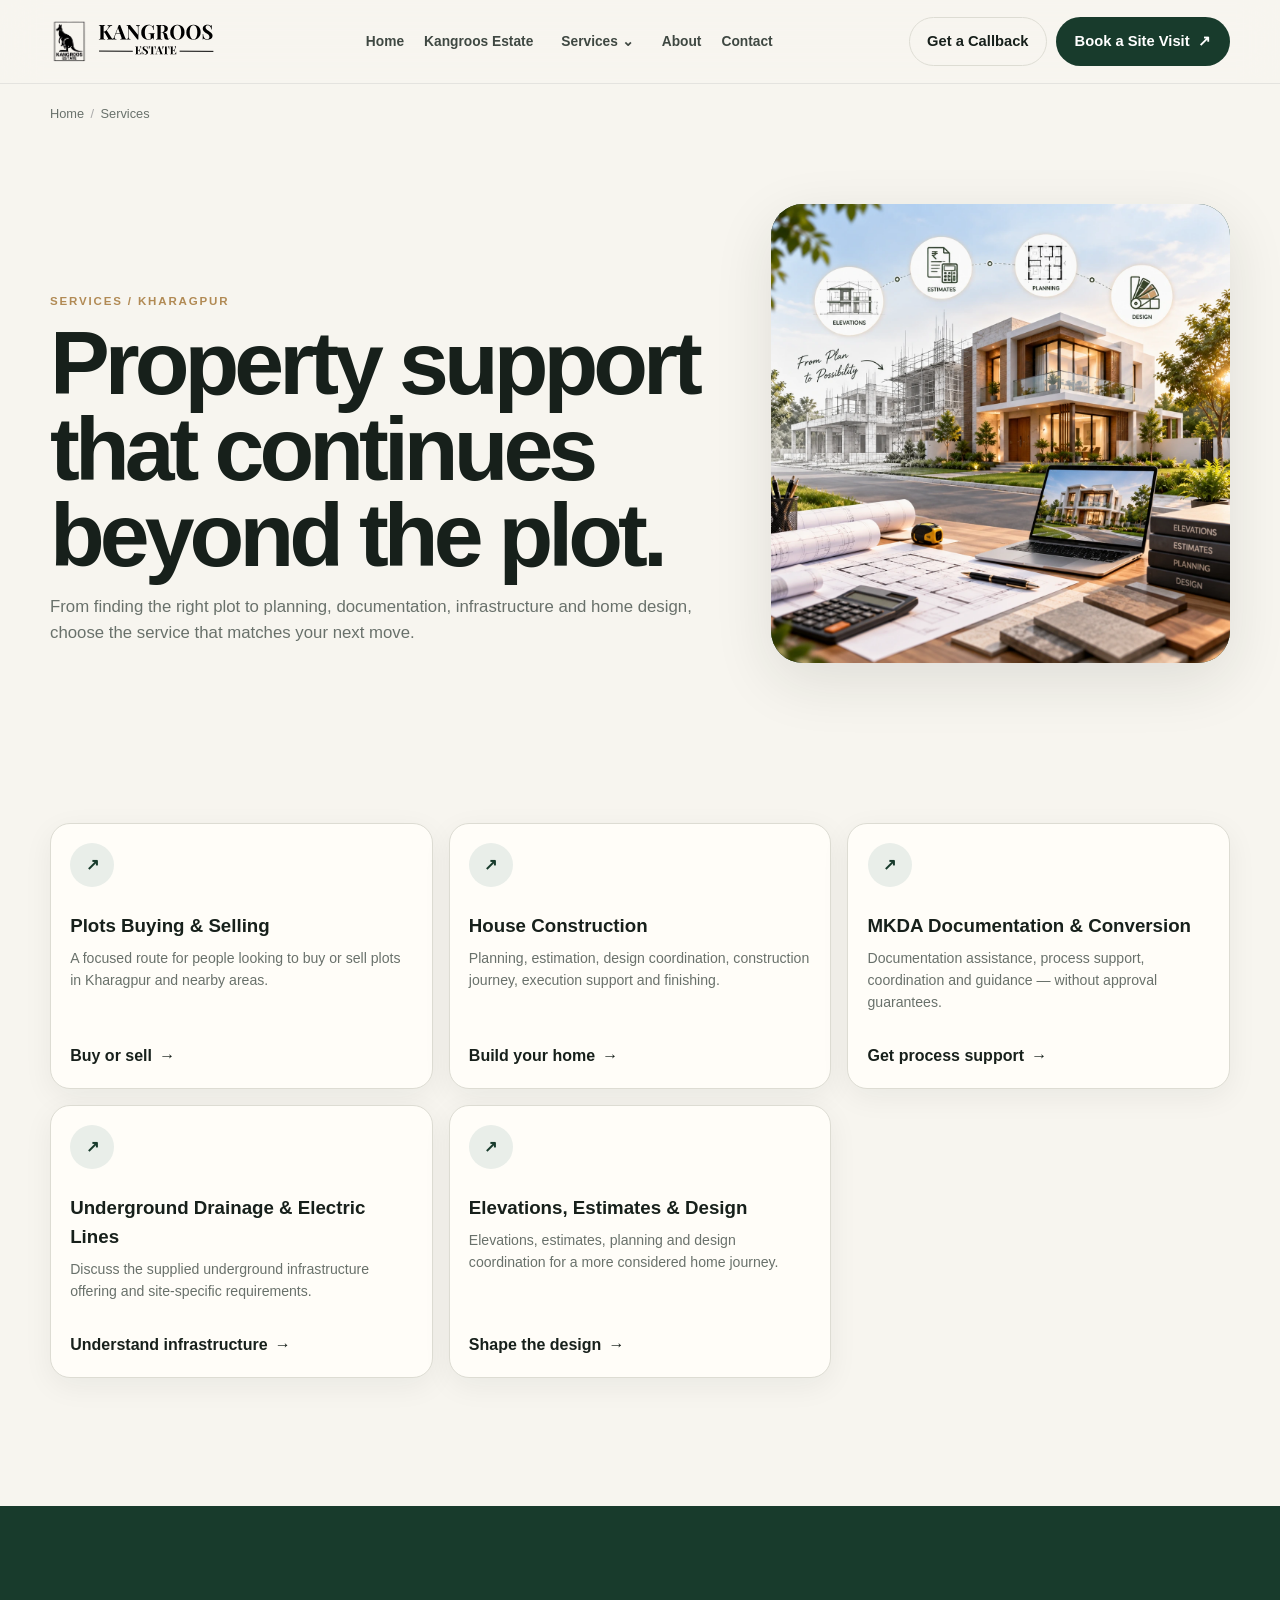
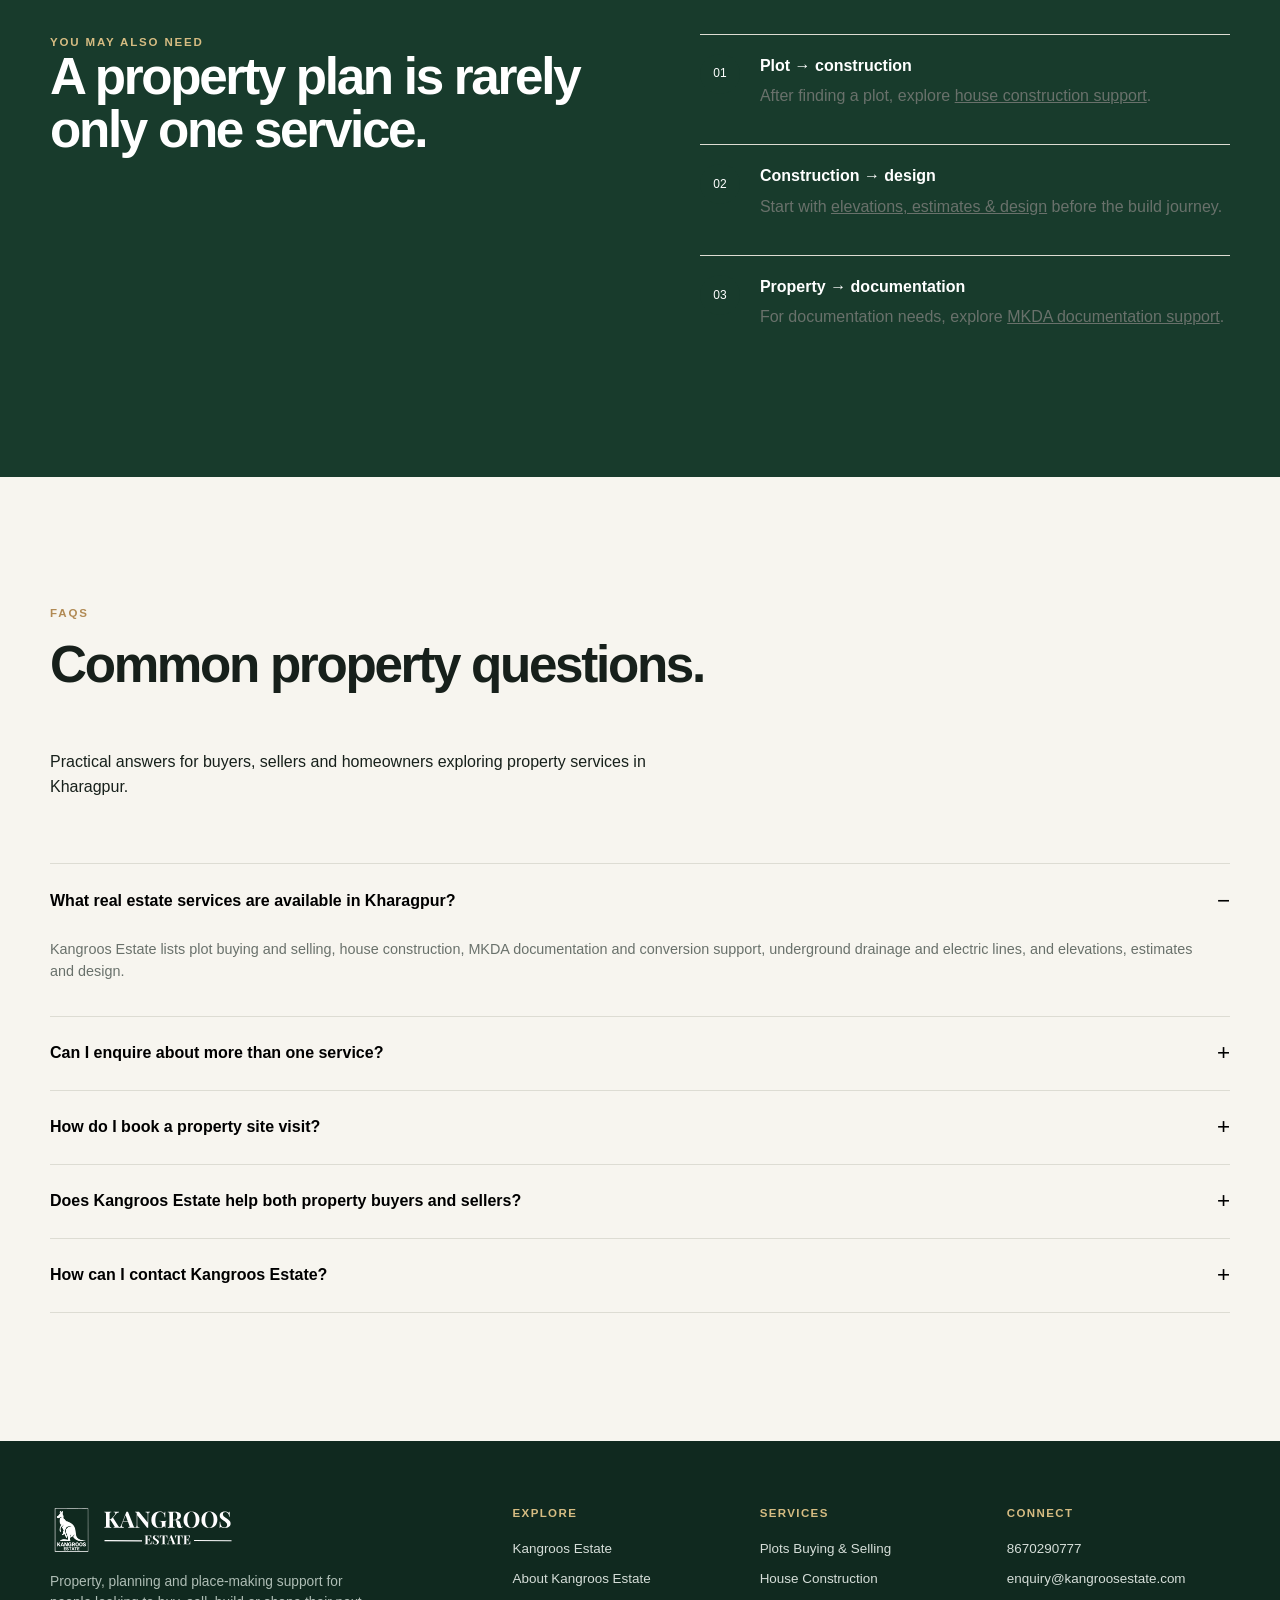
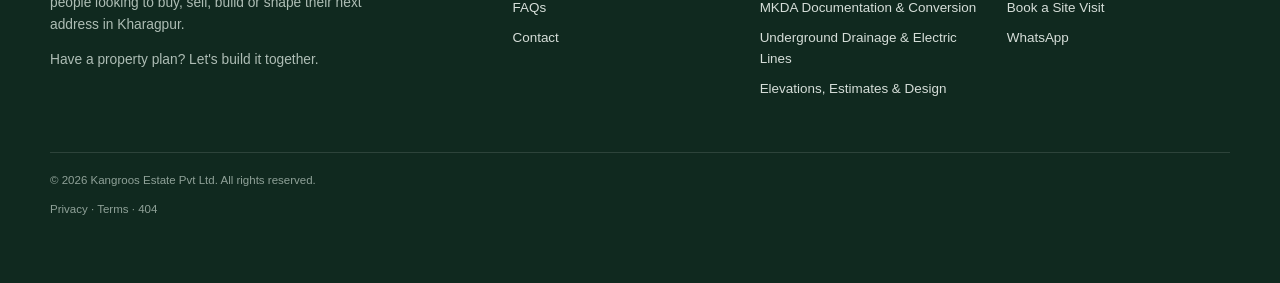
<file: services/index.html>
<!doctype html><html lang="en"><head><meta charset="utf-8"><meta name="viewport" content="width=device-width,initial-scale=1,viewport-fit=cover">
<link rel="icon" href="../assets/images/logo/favicon.svg" type="image/svg+xml">
<link rel="manifest" href="../site.webmanifest">
<title>Real Estate Services in Kharagpur | Kangroos Estate</title>
<meta name="description" content="Explore Kangroos Estate services for residential plot buying and selling, house construction, MKDA documentation and conversion support, infrastructure and architectural design in Kharagpur.">
<link rel="canonical" href="https://kangroosestate.com/services/">
<meta name="robots" content="index,follow,max-image-preview:large"><meta name="keywords" content="Kharagpur real estate, residential plots in Kharagpur, plots for sale Kharagpur, buy plot in Kharagpur, sell plot in Kharagpur, property in Kharagpur, Paschim Medinipur real estate, house construction Kharagpur"><meta name="author" content="Kangroos Estate Pvt Ltd"><meta name="geo.region" content="IN-WB"><meta name="geo.placename" content="Kharagpur, West Bengal, India"><meta name="geo.position" content="22.3203091;87.369895"><meta name="ICBM" content="22.3203091, 87.369895">
<meta property="og:title" content="Real Estate Services in Kharagpur | Kangroos Estate"><meta property="og:description" content="Explore Kangroos Estate services for residential plot buying and selling, house construction, MKDA documentation and conversion support, infrastructure and architectural design in Kharagpur."><meta property="og:url" content="https://kangroosestate.com/services/"><meta property="og:image" content="../assets/images/social/default-og.webp"><meta property="og:type" content="website">
<meta name="twitter:card" content="summary_large_image"><meta name="twitter:title" content="Real Estate Services in Kharagpur | Kangroos Estate"><meta name="twitter:description" content="Explore Kangroos Estate services for residential plot buying and selling, house construction, MKDA documentation and conversion support, infrastructure and architectural design in Kharagpur."><meta name="twitter:image" content="../assets/images/social/default-og.webp">
<link rel="stylesheet" href="../css/reset.css"><link rel="stylesheet" href="../css/variables.css"><link rel="stylesheet" href="../css/global.css"><link rel="stylesheet" href="../css/components.css"><link rel="stylesheet" href="../css/pages.css"><link rel="stylesheet" href="../css/responsive.css">
<script defer src="../js/config.js"></script><script defer src="../js/analytics.js"></script><script defer src="../js/navigation.js"></script><script defer src="../js/accordion.js"></script><script defer src="../js/forms.js"></script><script defer src="../js/main.js"></script>
</head><body><a class="skip-link" href="#main">Skip to content</a><header class="header"><div class="container header-inner"><a class="brand" href="../index.html" aria-label="Kangroos Estate home"><img src="../assets/images/logo/logo.svg" alt="Kangroos Estate"></a>
<nav class="nav" aria-label="Primary navigation"><a href="../index.html" >Home</a><a href="../project/kangroos-estate.html" >Kangroos Estate</a>
<div class="nav-item" data-dropdown><button class="nav-toggle" data-dropdown-trigger aria-expanded="false">Services <span aria-hidden="true">⌄</span></button><div class="dropdown" role="menu"><a href="../services/plots-buying-selling.html" role="menuitem">Plots Buying & Selling</a><a href="../services/house-construction.html" role="menuitem">House Construction</a><a href="../services/mkda-documentation-conversion.html" role="menuitem">MKDA Documentation & Conversion</a><a href="../services/underground-drainage-electric-lines.html" role="menuitem">Underground Drainage & Electric Lines</a><a href="../services/elevations-estimates-design.html" role="menuitem">Elevations, Estimates & Design</a></div></div><a href="../about.html" >About</a><a href="../contact.html" >Contact</a></nav>
<div class="header-actions"><a class="btn btn-secondary" href="../contact.html#callback">Get a Callback</a><a class="btn btn-primary" href="../contact.html?intent=site-visit" data-track="site_visit_click">Book a Site Visit <span aria-hidden="true">↗</span></a></div>
<button class="menu-button" data-menu-button aria-expanded="false" aria-controls="mobile-nav" aria-label="Open menu"><span></span></button></div></header>
<nav id="mobile-nav" class="mobile-nav" data-mobile-nav aria-label="Mobile navigation"><div class="container"><ul>
<li><a href="../index.html">Home</a></li><li><a href="../project/kangroos-estate.html">Kangroos Estate</a></li><li><a href="../services/index.html">Services</a></li><li><a class="mobile-sub" href="../services/plots-buying-selling.html">Plots Buying & Selling</a></li><li><a class="mobile-sub" href="../services/house-construction.html">House Construction</a></li><li><a class="mobile-sub" href="../services/mkda-documentation-conversion.html">MKDA Documentation & Conversion</a></li><li><a class="mobile-sub" href="../services/underground-drainage-electric-lines.html">Underground Drainage & Electric Lines</a></li><li><a class="mobile-sub" href="../services/elevations-estimates-design.html">Elevations, Estimates & Design</a></li><li><a href="../about.html">About</a></li><li><a href="../contact.html">Contact</a></li></ul><div class="mobile-actions"><a class="btn btn-primary" href="tel:8670290777" data-track="call_click">Call Now</a><a class="btn btn-secondary" href="https://wa.me/8670290777" data-track="whatsapp_click">WhatsApp</a><a class="btn btn-gold" href="../contact.html?intent=site-visit" data-track="site_visit_click">Book a Site Visit</a></div></div></nav><nav class="breadcrumbs container" aria-label="Breadcrumb"><ol><li><a href="../index.html">Home</a></li><li aria-current="page">Services</li></ol></nav><main id="main"><section class="page-hero"><div class="container hero-grid"><div><div class="eyebrow">Services / Kharagpur</div><h1 class="display">Property support that continues beyond the plot.</h1><p>From finding the right plot to planning, documentation, infrastructure and home design, choose the service that matches your next move.</p></div><div class="hero-art service-hero-art"><img src="../assets/images/services/design-elevation.webp" width="1600" height="1000" alt="Editorial architectural study of home design" loading="eager"></div></div></section><section class="section"><div class="container"><div class="grid grid-3"><article class="service-card card reveal"><div class="icon" aria-hidden="true">↗</div><h3>Plots Buying & Selling</h3><p>A focused route for people looking to buy or sell plots in Kharagpur and nearby areas.</p><a class="text-link" href="../services/plots-buying-selling.html">Buy or sell <span aria-hidden="true">→</span></a></article><article class="service-card card reveal"><div class="icon" aria-hidden="true">↗</div><h3>House Construction</h3><p>Planning, estimation, design coordination, construction journey, execution support and finishing.</p><a class="text-link" href="../services/house-construction.html">Build your home <span aria-hidden="true">→</span></a></article><article class="service-card card reveal"><div class="icon" aria-hidden="true">↗</div><h3>MKDA Documentation & Conversion</h3><p>Documentation assistance, process support, coordination and guidance — without approval guarantees.</p><a class="text-link" href="../services/mkda-documentation-conversion.html">Get process support <span aria-hidden="true">→</span></a></article><article class="service-card card reveal"><div class="icon" aria-hidden="true">↗</div><h3>Underground Drainage & Electric Lines</h3><p>Discuss the supplied underground infrastructure offering and site-specific requirements.</p><a class="text-link" href="../services/underground-drainage-electric-lines.html">Understand infrastructure <span aria-hidden="true">→</span></a></article><article class="service-card card reveal"><div class="icon" aria-hidden="true">↗</div><h3>Elevations, Estimates & Design</h3><p>Elevations, estimates, planning and design coordination for a more considered home journey.</p><a class="text-link" href="../services/elevations-estimates-design.html">Shape the design <span aria-hidden="true">→</span></a></article></div></div></section><section class="section dark-section"><div class="container split"><div><div class="eyebrow">You may also need</div><h2 class="h2">A property plan is rarely only one service.</h2></div><div class="process"><div class="process-step"><span class="step-no">01</span><div><strong>Plot → construction</strong><p>After finding a plot, explore <a href="house-construction.html" style="text-decoration:underline">house construction support</a>.</p></div></div><div class="process-step"><span class="step-no">02</span><div><strong>Construction → design</strong><p>Start with <a href="elevations-estimates-design.html" style="text-decoration:underline">elevations, estimates & design</a> before the build journey.</p></div></div><div class="process-step"><span class="step-no">03</span><div><strong>Property → documentation</strong><p>For documentation needs, explore <a href="mkda-documentation-conversion.html" style="text-decoration:underline">MKDA documentation support</a>.</p></div></div></div></div></section><section class="section"><div class="container"><div class="section-head"><div class="eyebrow">FAQs</div><h2 class="h2">Common property questions.</h2><p>Practical answers for buyers, sellers and homeowners exploring property services in Kharagpur.</p></div><div class="faq"><div class="faq-item open"><button class="faq-q" data-accordion-button aria-expanded="true"><span>What real estate services are available in Kharagpur?</span><span data-accordion-icon>−</span></button><div class="faq-a"><div><p>Kangroos Estate lists plot buying and selling, house construction, MKDA documentation and conversion support, underground drainage and electric lines, and elevations, estimates and design.</p></div></div></div><div class="faq-item "><button class="faq-q" data-accordion-button aria-expanded="false"><span>Can I enquire about more than one service?</span><span data-accordion-icon>+</span></button><div class="faq-a"><div><p>Yes. You can discuss a combined property requirement such as plot selection followed by documentation, design or house construction support.</p></div></div></div><div class="faq-item "><button class="faq-q" data-accordion-button aria-expanded="false"><span>How do I book a property site visit?</span><span data-accordion-icon>+</span></button><div class="faq-a"><div><p>Use the website site-visit enquiry or call or WhatsApp 8670290777.</p></div></div></div><div class="faq-item "><button class="faq-q" data-accordion-button aria-expanded="false"><span>Does Kangroos Estate help both property buyers and sellers?</span><span data-accordion-icon>+</span></button><div class="faq-a"><div><p>Yes. Plot buying and selling support is part of the listed real estate services.</p></div></div></div><div class="faq-item "><button class="faq-q" data-accordion-button aria-expanded="false"><span>How can I contact Kangroos Estate?</span><span data-accordion-icon>+</span></button><div class="faq-a"><div><p>Call 8670290777, WhatsApp 8670290777 or email enquiry@kangroosestate.com.</p></div></div></div></div></div></section></main><footer class="footer"><div class="container"><div class="footer-grid"><div><a class="brand" href="../index.html"><img src="../assets/images/logo/logo-dark.svg" alt="Kangroos Estate"></a><p style="max-width:330px;margin-top:1rem">Property, planning and place-making support for people looking to buy, sell, build or shape their next address in Kharagpur.</p><p>Have a property plan? Let's build it together.</p></div><div class="footer-links"><div><h3>Explore</h3><a href="../project/kangroos-estate.html">Kangroos Estate</a><a href="../about.html">About Kangroos Estate</a><a href="../faq.html">FAQs</a><a href="../contact.html">Contact</a></div><div><h3>Services</h3><a href="../services/plots-buying-selling.html">Plots Buying & Selling</a><a href="../services/house-construction.html">House Construction</a><a href="../services/mkda-documentation-conversion.html">MKDA Documentation & Conversion</a><a href="../services/underground-drainage-electric-lines.html">Underground Drainage & Electric Lines</a><a href="../services/elevations-estimates-design.html">Elevations, Estimates & Design</a></div><div><h3>Connect</h3><a href="tel:8670290777" data-config-phone data-track="call_click">8670290777</a><a href="mailto:enquiry@kangroosestate.com" data-config-email>enquiry@kangroosestate.com</a><a href="../contact.html">Book a Site Visit</a><a href="https://wa.me/8670290777" data-track="whatsapp_click">WhatsApp</a></div></div></div><div class="footer-bottom"><span>© 2026 Kangroos Estate Pvt Ltd. All rights reserved.</span><span><a href="../privacy-policy.html">Privacy</a> · <a href="../terms.html">Terms</a> · <a href="../404.html">404</a></span></div></div></footer><div class="sticky-cta" aria-label="Quick contact"><a href="tel:8670290777" data-track="call_click">Call</a><a href="https://wa.me/8670290777" data-track="whatsapp_click">WhatsApp</a><a href="../contact.html" data-track="cta_click">Enquire</a></div><script type="application/ld+json">{"@context":"https://schema.org","@type":"WebPage","name":"Kangroos Estate services","url":"https://kangroosestate.com/services/"}</script><script type="application/ld+json">{"@context":"https://schema.org","@type":"RealEstateAgent","name":"Kangroos Estate Pvt Ltd","url":"https://kangroosestate.com/","telephone":"+918670290777","email":"enquiry@kangroosestate.com","areaServed":[{"@type":"City","name":"Kharagpur"},{"@type":"AdministrativeArea","name":"Paschim Medinipur"},{"@type":"State","name":"West Bengal"}],"address":{"@type":"PostalAddress","addressLocality":"Kharagpur","addressRegion":"West Bengal","addressCountry":"IN"},"geo":{"@type":"GeoCoordinates","latitude":"22.3203091","longitude":"87.369895"}}</script><script type="application/ld+json">{"@context":"https://schema.org","@type":"FAQPage","mainEntity":[{"@type":"Question","name":"What real estate services are available in Kharagpur?","acceptedAnswer":{"@type":"Answer","text":"Kangroos Estate lists plot buying and selling, house construction, MKDA documentation and conversion support, underground drainage and electric lines, and elevations, estimates and design."}},{"@type":"Question","name":"Can I enquire about more than one service?","acceptedAnswer":{"@type":"Answer","text":"Yes. You can discuss a combined property requirement such as plot selection followed by documentation, design or house construction support."}},{"@type":"Question","name":"How do I book a property site visit?","acceptedAnswer":{"@type":"Answer","text":"Use the website site-visit enquiry or call or WhatsApp 8670290777."}},{"@type":"Question","name":"Does Kangroos Estate help both property buyers and sellers?","acceptedAnswer":{"@type":"Answer","text":"Yes. Plot buying and selling support is part of the listed real estate services."}},{"@type":"Question","name":"How can I contact Kangroos Estate?","acceptedAnswer":{"@type":"Answer","text":"Call 8670290777, WhatsApp 8670290777 or email enquiry@kangroosestate.com."}}]}</script></body></html>
</file>
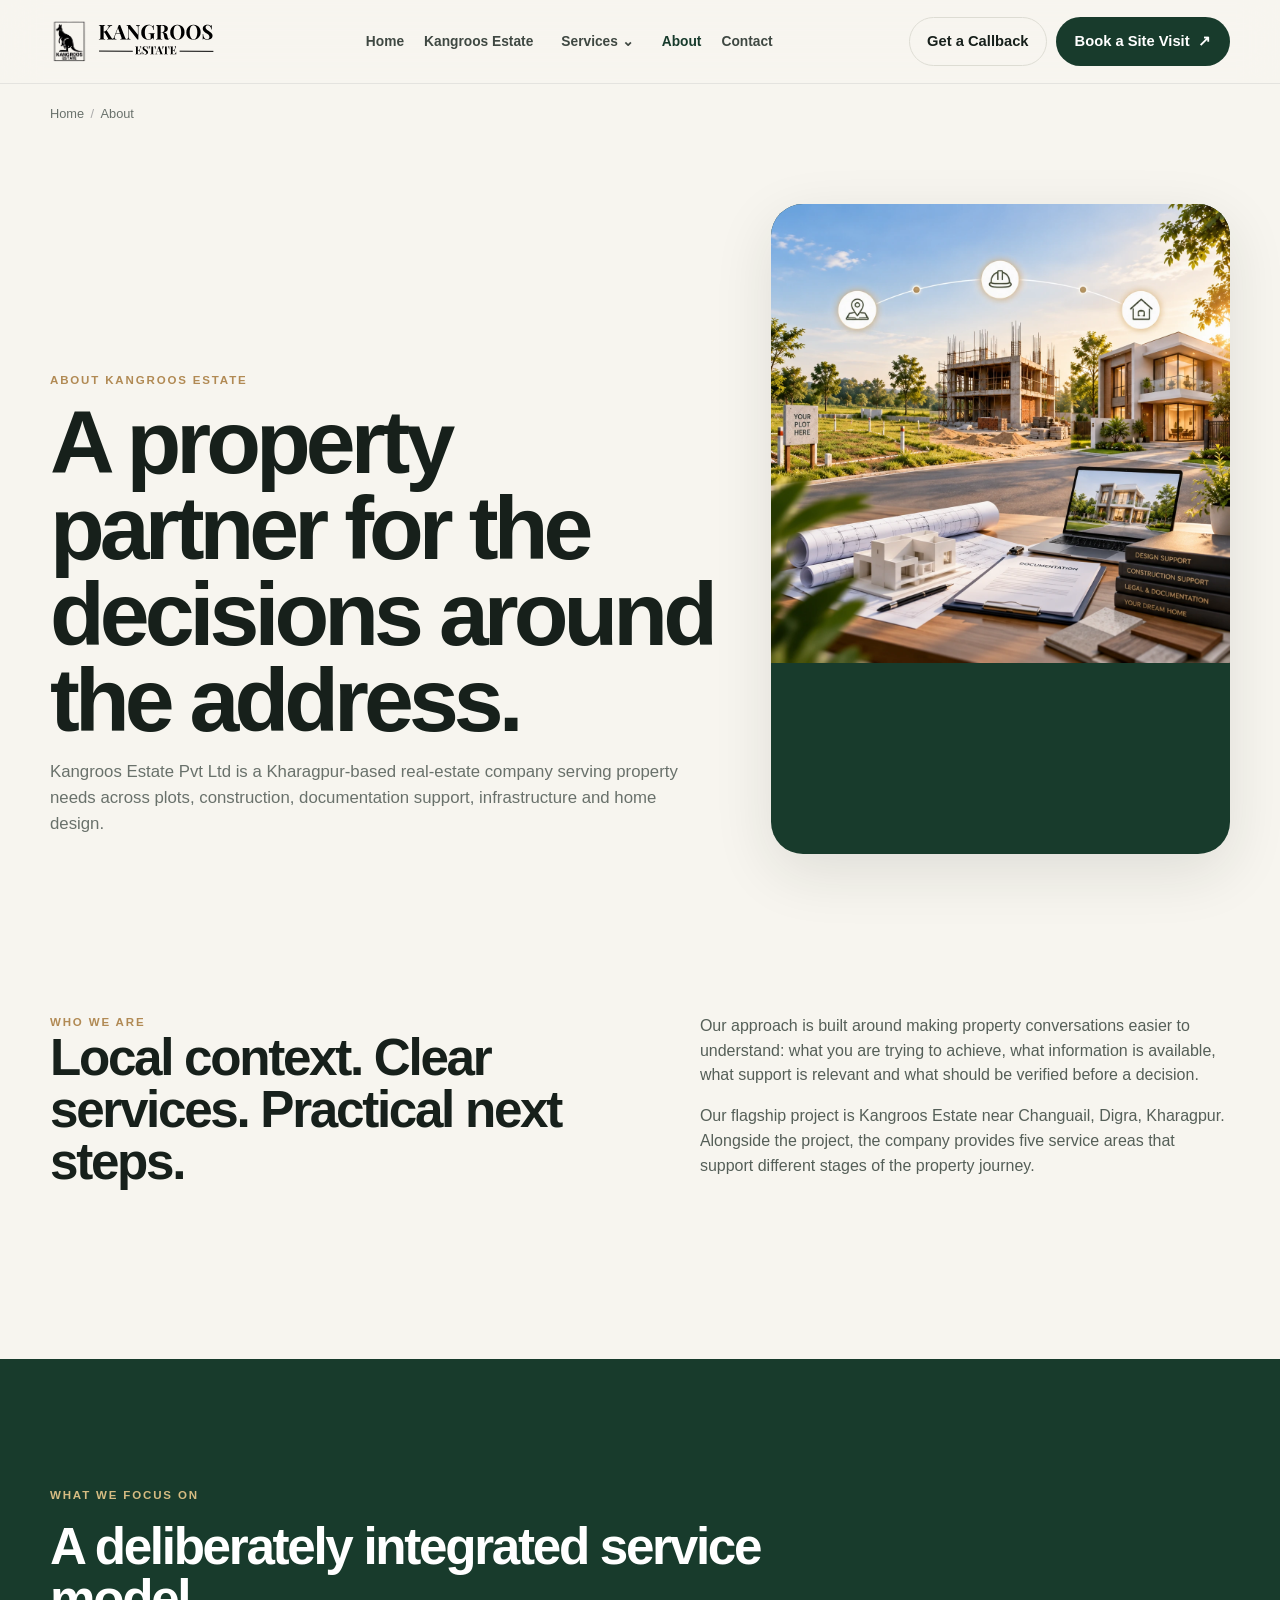
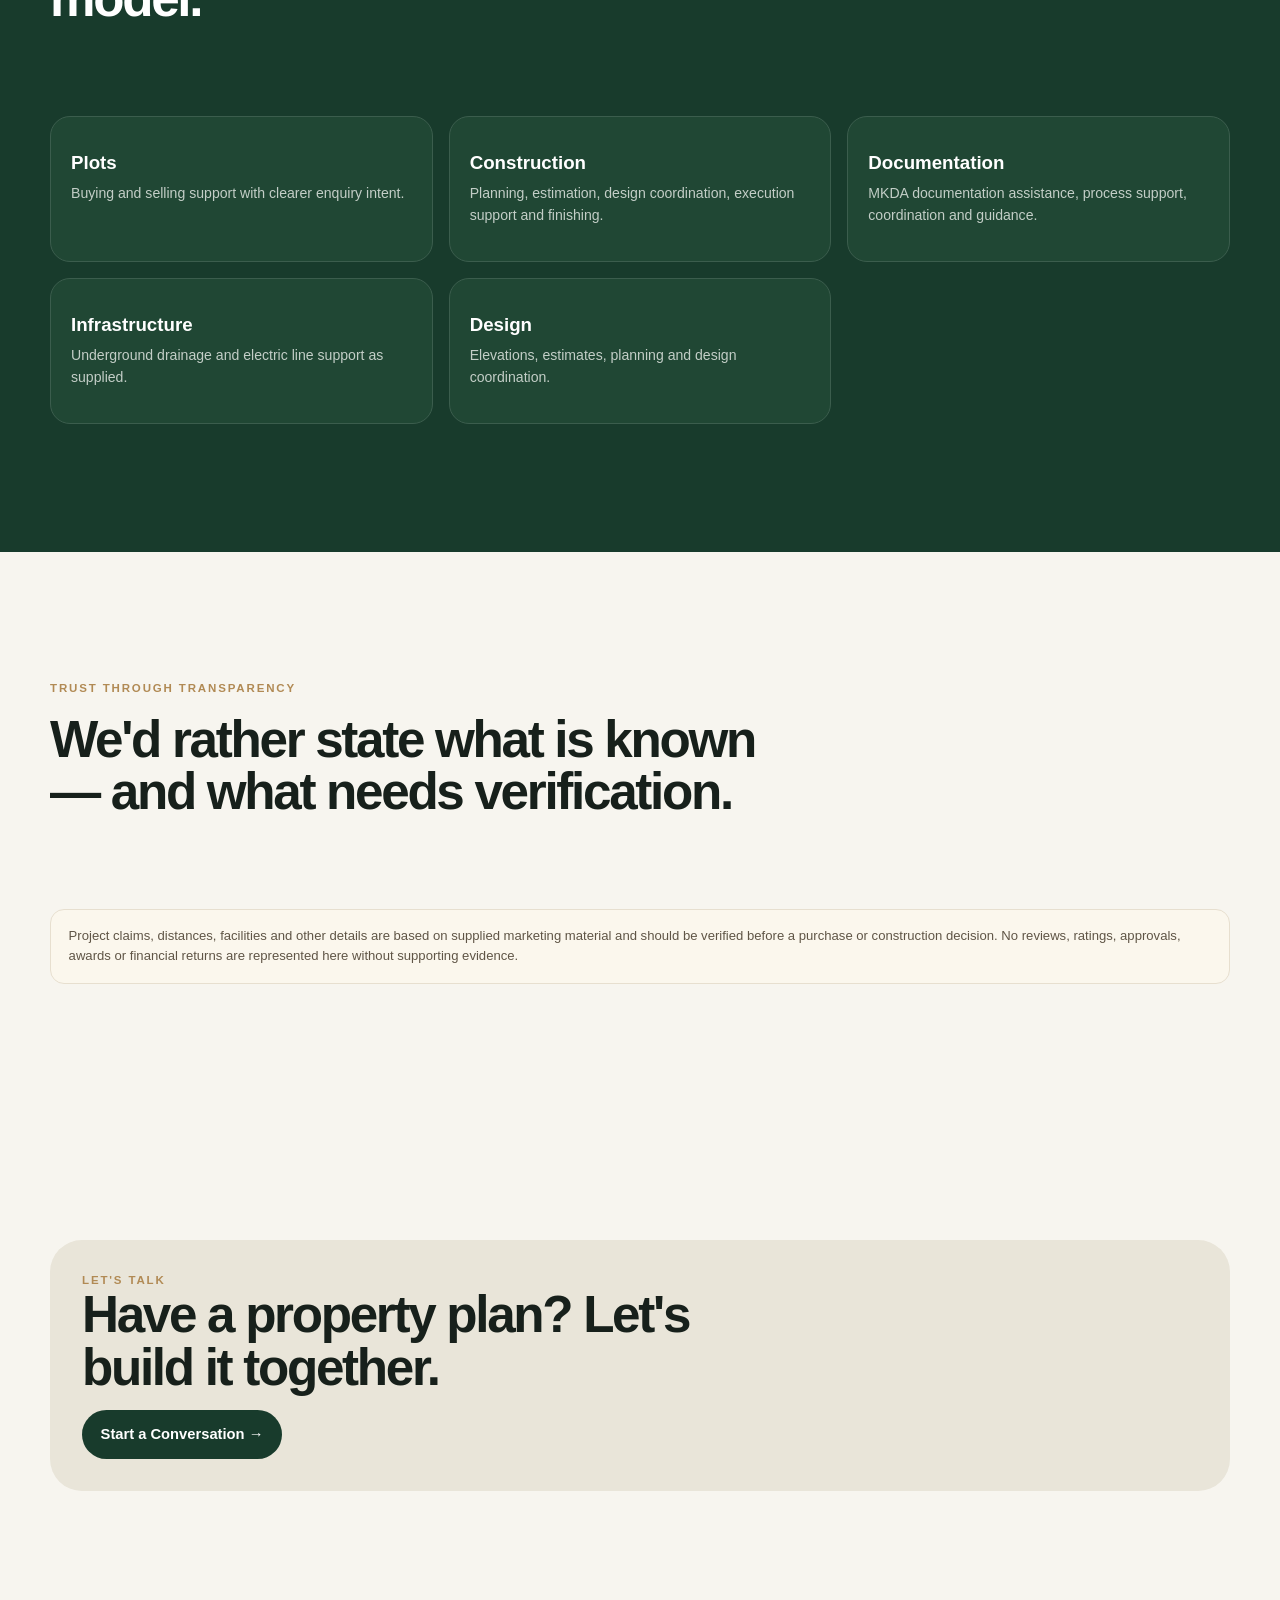
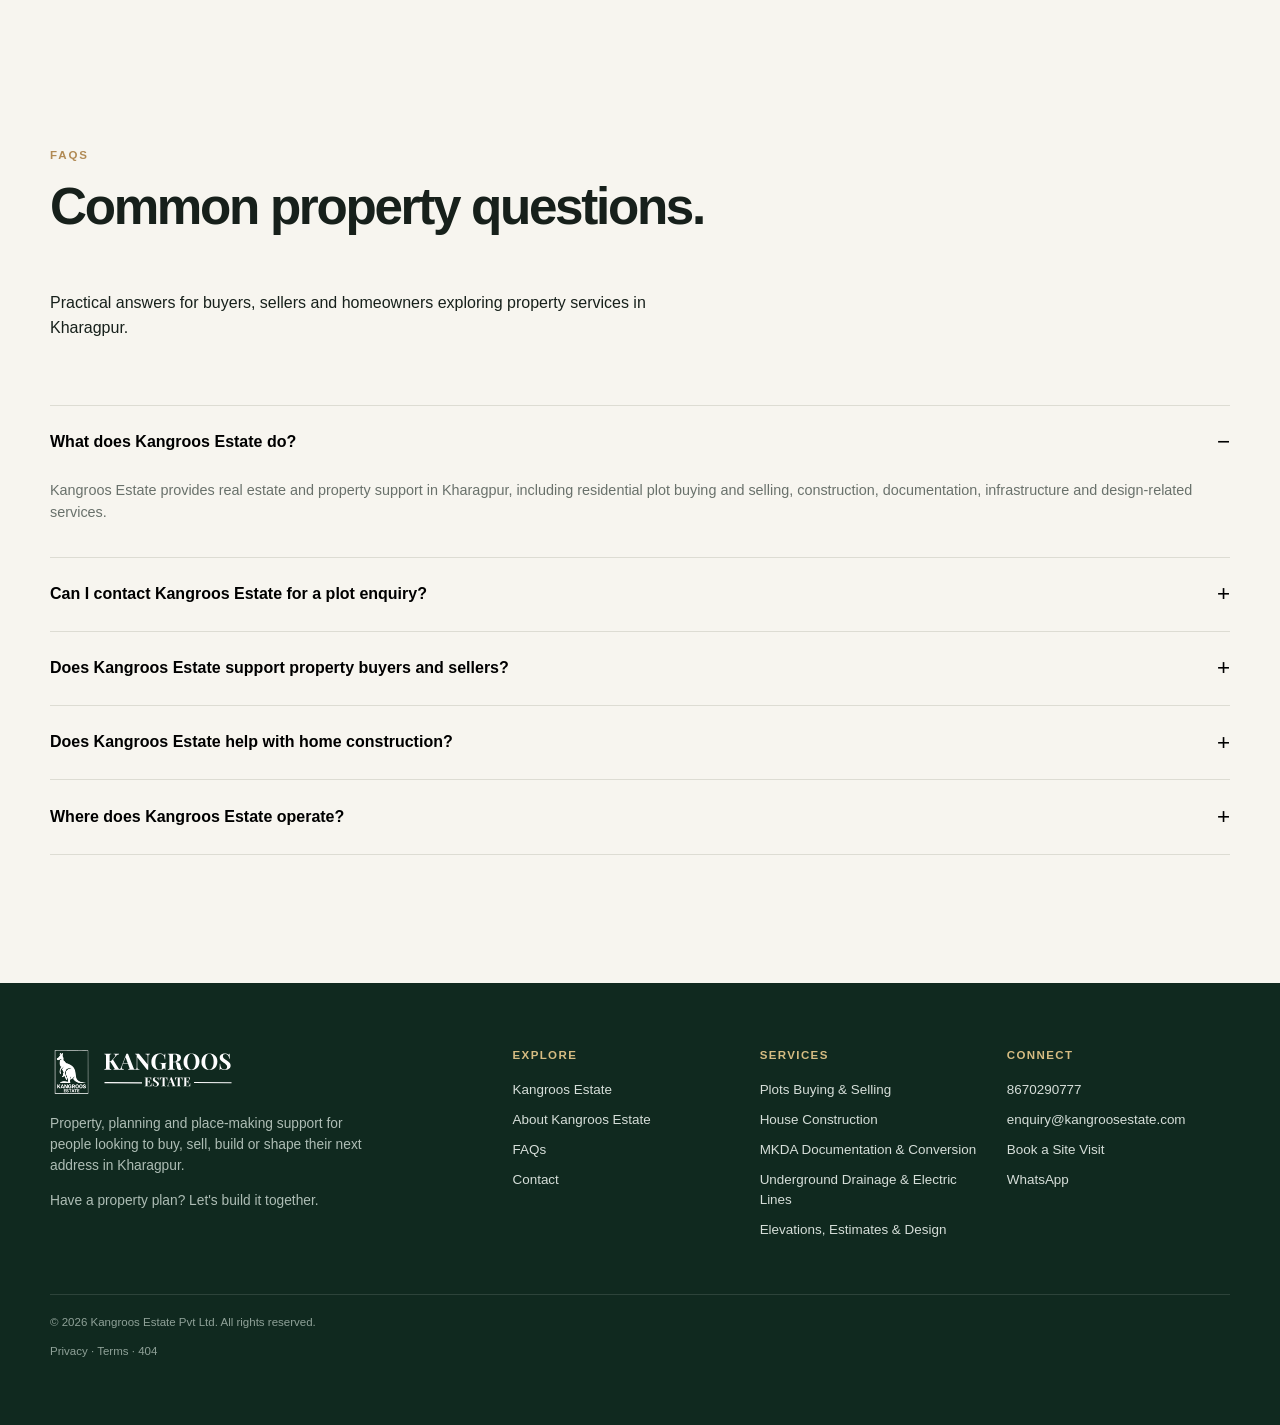
<file: about.html>
<!doctype html><html lang="en"><head><meta charset="utf-8"><meta name="viewport" content="width=device-width,initial-scale=1,viewport-fit=cover">
<link rel="icon" href="assets/images/logo/favicon.svg" type="image/svg+xml">
<link rel="manifest" href="site.webmanifest">
<title>About Kangroos Estate | Real Estate &amp; Plot Services in Kharagpur</title>
<meta name="description" content="Learn about Kangroos Estate Pvt Ltd and its property services for residential plots, plot buying and selling, house construction, documentation and real estate support in Kharagpur.">
<link rel="canonical" href="https://kangroosestate.com/about.html">
<meta name="robots" content="index,follow,max-image-preview:large"><meta name="keywords" content="Kharagpur real estate, residential plots in Kharagpur, plots for sale Kharagpur, buy plot in Kharagpur, sell plot in Kharagpur, property in Kharagpur, Paschim Medinipur real estate, house construction Kharagpur"><meta name="author" content="Kangroos Estate Pvt Ltd"><meta name="geo.region" content="IN-WB"><meta name="geo.placename" content="Kharagpur, West Bengal, India"><meta name="geo.position" content="22.3203091;87.369895"><meta name="ICBM" content="22.3203091, 87.369895">
<meta property="og:title" content="About Kangroos Estate | Real Estate &amp; Plot Services in Kharagpur"><meta property="og:description" content="Learn about Kangroos Estate Pvt Ltd and its property services for residential plots, plot buying and selling, house construction, documentation and real estate support in Kharagpur."><meta property="og:url" content="https://kangroosestate.com/about.html"><meta property="og:image" content="assets/images/social/default-og.webp"><meta property="og:type" content="website">
<meta name="twitter:card" content="summary_large_image"><meta name="twitter:title" content="About Kangroos Estate | Real Estate &amp; Plot Services in Kharagpur"><meta name="twitter:description" content="Learn about Kangroos Estate Pvt Ltd and its property services for residential plots, plot buying and selling, house construction, documentation and real estate support in Kharagpur."><meta name="twitter:image" content="assets/images/social/default-og.webp">
<link rel="stylesheet" href="css/reset.css"><link rel="stylesheet" href="css/variables.css"><link rel="stylesheet" href="css/global.css"><link rel="stylesheet" href="css/components.css"><link rel="stylesheet" href="css/pages.css"><link rel="stylesheet" href="css/responsive.css">
<script defer src="js/config.js"></script><script defer src="js/analytics.js"></script><script defer src="js/navigation.js"></script><script defer src="js/accordion.js"></script><script defer src="js/forms.js"></script><script defer src="js/main.js"></script>
</head><body><a class="skip-link" href="#main">Skip to content</a><header class="header"><div class="container header-inner"><a class="brand" href="index.html" aria-label="Kangroos Estate home"><img src="assets/images/logo/logo.svg" alt="Kangroos Estate"></a>
<nav class="nav" aria-label="Primary navigation"><a href="index.html" >Home</a><a href="project/kangroos-estate.html" >Kangroos Estate</a>
<div class="nav-item" data-dropdown><button class="nav-toggle" data-dropdown-trigger aria-expanded="false">Services <span aria-hidden="true">⌄</span></button><div class="dropdown" role="menu"><a href="services/plots-buying-selling.html" role="menuitem">Plots Buying & Selling</a><a href="services/house-construction.html" role="menuitem">House Construction</a><a href="services/mkda-documentation-conversion.html" role="menuitem">MKDA Documentation & Conversion</a><a href="services/underground-drainage-electric-lines.html" role="menuitem">Underground Drainage & Electric Lines</a><a href="services/elevations-estimates-design.html" role="menuitem">Elevations, Estimates & Design</a></div></div><a href="about.html" aria-current="page">About</a><a href="contact.html" >Contact</a></nav>
<div class="header-actions"><a class="btn btn-secondary" href="contact.html#callback">Get a Callback</a><a class="btn btn-primary" href="contact.html?intent=site-visit" data-track="site_visit_click">Book a Site Visit <span aria-hidden="true">↗</span></a></div>
<button class="menu-button" data-menu-button aria-expanded="false" aria-controls="mobile-nav" aria-label="Open menu"><span></span></button></div></header>
<nav id="mobile-nav" class="mobile-nav" data-mobile-nav aria-label="Mobile navigation"><div class="container"><ul>
<li><a href="index.html">Home</a></li><li><a href="project/kangroos-estate.html">Kangroos Estate</a></li><li><a href="services/index.html">Services</a></li><li><a class="mobile-sub" href="services/plots-buying-selling.html">Plots Buying & Selling</a></li><li><a class="mobile-sub" href="services/house-construction.html">House Construction</a></li><li><a class="mobile-sub" href="services/mkda-documentation-conversion.html">MKDA Documentation & Conversion</a></li><li><a class="mobile-sub" href="services/underground-drainage-electric-lines.html">Underground Drainage & Electric Lines</a></li><li><a class="mobile-sub" href="services/elevations-estimates-design.html">Elevations, Estimates & Design</a></li><li><a href="about.html">About</a></li><li><a href="contact.html">Contact</a></li></ul><div class="mobile-actions"><a class="btn btn-primary" href="tel:8670290777" data-track="call_click">Call Now</a><a class="btn btn-secondary" href="https://wa.me/8670290777" data-track="whatsapp_click">WhatsApp</a><a class="btn btn-gold" href="contact.html?intent=site-visit" data-track="site_visit_click">Book a Site Visit</a></div></div></nav><nav class="breadcrumbs container" aria-label="Breadcrumb"><ol><li><a href="index.html">Home</a></li><li aria-current="page">About</li></ol></nav><main id="main"><section class="page-hero"><div class="container hero-grid"><div><div class="eyebrow">About Kangroos Estate</div><h1 class="display">A property partner for the decisions around the address.</h1><p>Kangroos Estate Pvt Ltd is a Kharagpur-based real-estate company serving property needs across plots, construction, documentation support, infrastructure and home design.</p></div><div class="hero-art"><img src="assets/images/project/project-gallery-03.webp" width="1600" height="1000" alt="Editorial residential elevation study" loading="eager"></div></div></section><section class="section"><div class="container split"><div><div class="eyebrow">Who we are</div><h2 class="h2">Local context. Clear services. Practical next steps.</h2></div><div class="legal-copy"><p>Our approach is built around making property conversations easier to understand: what you are trying to achieve, what information is available, what support is relevant and what should be verified before a decision.</p><p>Our flagship project is Kangroos Estate near Changuail, Digra, Kharagpur. Alongside the project, the company provides five service areas that support different stages of the property journey.</p></div></div></section><section class="section dark-section"><div class="container"><div class="section-head"><div class="eyebrow">What we focus on</div><h2 class="h2">A deliberately integrated service model.</h2></div><div class="grid grid-3"><div class="card scope-card"><h3>Plots</h3><p class="muted">Buying and selling support with clearer enquiry intent.</p></div><div class="card scope-card"><h3>Construction</h3><p class="muted">Planning, estimation, design coordination, execution support and finishing.</p></div><div class="card scope-card"><h3>Documentation</h3><p class="muted">MKDA documentation assistance, process support, coordination and guidance.</p></div><div class="card scope-card"><h3>Infrastructure</h3><p class="muted">Underground drainage and electric line support as supplied.</p></div><div class="card scope-card"><h3>Design</h3><p class="muted">Elevations, estimates, planning and design coordination.</p></div></div></div></section><section class="section"><div class="container"><div class="section-head"><div class="eyebrow">Trust through transparency</div><h2 class="h2">We'd rather state what is known — and what needs verification.</h2></div><div class="notice">Project claims, distances, facilities and other details are based on supplied marketing material and should be verified before a purchase or construction decision. No reviews, ratings, approvals, awards or financial returns are represented here without supporting evidence.</div></div></section><section class="section"><div class="container"><div class="cta-band"><div class="eyebrow">Let's talk</div><h2 class="h2">Have a property plan? Let's build it together.</h2><a class="btn btn-primary" href="contact.html">Start a Conversation →</a></div></div></section><section class="section"><div class="container"><div class="section-head"><div class="eyebrow">FAQs</div><h2 class="h2">Common property questions.</h2><p>Practical answers for buyers, sellers and homeowners exploring property services in Kharagpur.</p></div><div class="faq"><div class="faq-item open"><button class="faq-q" data-accordion-button aria-expanded="true"><span>What does Kangroos Estate do?</span><span data-accordion-icon>−</span></button><div class="faq-a"><div><p>Kangroos Estate provides real estate and property support in Kharagpur, including residential plot buying and selling, construction, documentation, infrastructure and design-related services.</p></div></div></div><div class="faq-item "><button class="faq-q" data-accordion-button aria-expanded="false"><span>Can I contact Kangroos Estate for a plot enquiry?</span><span data-accordion-icon>+</span></button><div class="faq-a"><div><p>Yes. Call or WhatsApp 8670290777 or email enquiry@kangroosestate.com with your property requirement.</p></div></div></div><div class="faq-item "><button class="faq-q" data-accordion-button aria-expanded="false"><span>Does Kangroos Estate support property buyers and sellers?</span><span data-accordion-icon>+</span></button><div class="faq-a"><div><p>Yes. Plot buying and selling is one of the listed services, with enquiry and site-visit support.</p></div></div></div><div class="faq-item "><button class="faq-q" data-accordion-button aria-expanded="false"><span>Does Kangroos Estate help with home construction?</span><span data-accordion-icon>+</span></button><div class="faq-a"><div><p>Yes. House construction, estimates and design coordination are among the listed services.</p></div></div></div><div class="faq-item "><button class="faq-q" data-accordion-button aria-expanded="false"><span>Where does Kangroos Estate operate?</span><span data-accordion-icon>+</span></button><div class="faq-a"><div><p>The website focuses on Kharagpur and surrounding property requirements in Paschim Medinipur, West Bengal.</p></div></div></div></div></div></section></main><footer class="footer"><div class="container"><div class="footer-grid"><div><a class="brand" href="index.html"><img src="assets/images/logo/logo-dark.svg" alt="Kangroos Estate"></a><p style="max-width:330px;margin-top:1rem">Property, planning and place-making support for people looking to buy, sell, build or shape their next address in Kharagpur.</p><p>Have a property plan? Let's build it together.</p></div><div class="footer-links"><div><h3>Explore</h3><a href="project/kangroos-estate.html">Kangroos Estate</a><a href="about.html">About Kangroos Estate</a><a href="faq.html">FAQs</a><a href="contact.html">Contact</a></div><div><h3>Services</h3><a href="services/plots-buying-selling.html">Plots Buying & Selling</a><a href="services/house-construction.html">House Construction</a><a href="services/mkda-documentation-conversion.html">MKDA Documentation & Conversion</a><a href="services/underground-drainage-electric-lines.html">Underground Drainage & Electric Lines</a><a href="services/elevations-estimates-design.html">Elevations, Estimates & Design</a></div><div><h3>Connect</h3><a href="tel:8670290777" data-config-phone data-track="call_click">8670290777</a><a href="mailto:enquiry@kangroosestate.com" data-config-email>enquiry@kangroosestate.com</a><a href="contact.html">Book a Site Visit</a><a href="https://wa.me/8670290777" data-track="whatsapp_click">WhatsApp</a></div></div></div><div class="footer-bottom"><span>© 2026 Kangroos Estate Pvt Ltd. All rights reserved.</span><span><a href="privacy-policy.html">Privacy</a> · <a href="terms.html">Terms</a> · <a href="404.html">404</a></span></div></div></footer><div class="sticky-cta" aria-label="Quick contact"><a href="tel:8670290777" data-track="call_click">Call</a><a href="https://wa.me/8670290777" data-track="whatsapp_click">WhatsApp</a><a href="contact.html" data-track="cta_click">Enquire</a></div><script type="application/ld+json">{"@context":"https://schema.org","@type":"WebPage","name":"About Kangroos Estate","url":"https://kangroosestate.com/about.html"}</script><script type="application/ld+json">{"@context":"https://schema.org","@type":"RealEstateAgent","name":"Kangroos Estate Pvt Ltd","url":"https://kangroosestate.com/","telephone":"+918670290777","email":"enquiry@kangroosestate.com","areaServed":[{"@type":"City","name":"Kharagpur"},{"@type":"AdministrativeArea","name":"Paschim Medinipur"},{"@type":"State","name":"West Bengal"}],"address":{"@type":"PostalAddress","addressLocality":"Kharagpur","addressRegion":"West Bengal","addressCountry":"IN"},"geo":{"@type":"GeoCoordinates","latitude":"22.3203091","longitude":"87.369895"}}</script><script type="application/ld+json">{"@context":"https://schema.org","@type":"FAQPage","mainEntity":[{"@type":"Question","name":"What does Kangroos Estate do?","acceptedAnswer":{"@type":"Answer","text":"Kangroos Estate provides real estate and property support in Kharagpur, including residential plot buying and selling, construction, documentation, infrastructure and design-related services."}},{"@type":"Question","name":"Can I contact Kangroos Estate for a plot enquiry?","acceptedAnswer":{"@type":"Answer","text":"Yes. Call or WhatsApp 8670290777 or email enquiry@kangroosestate.com with your property requirement."}},{"@type":"Question","name":"Does Kangroos Estate support property buyers and sellers?","acceptedAnswer":{"@type":"Answer","text":"Yes. Plot buying and selling is one of the listed services, with enquiry and site-visit support."}},{"@type":"Question","name":"Does Kangroos Estate help with home construction?","acceptedAnswer":{"@type":"Answer","text":"Yes. House construction, estimates and design coordination are among the listed services."}},{"@type":"Question","name":"Where does Kangroos Estate operate?","acceptedAnswer":{"@type":"Answer","text":"The website focuses on Kharagpur and surrounding property requirements in Paschim Medinipur, West Bengal."}}]}</script></body></html>
</file>
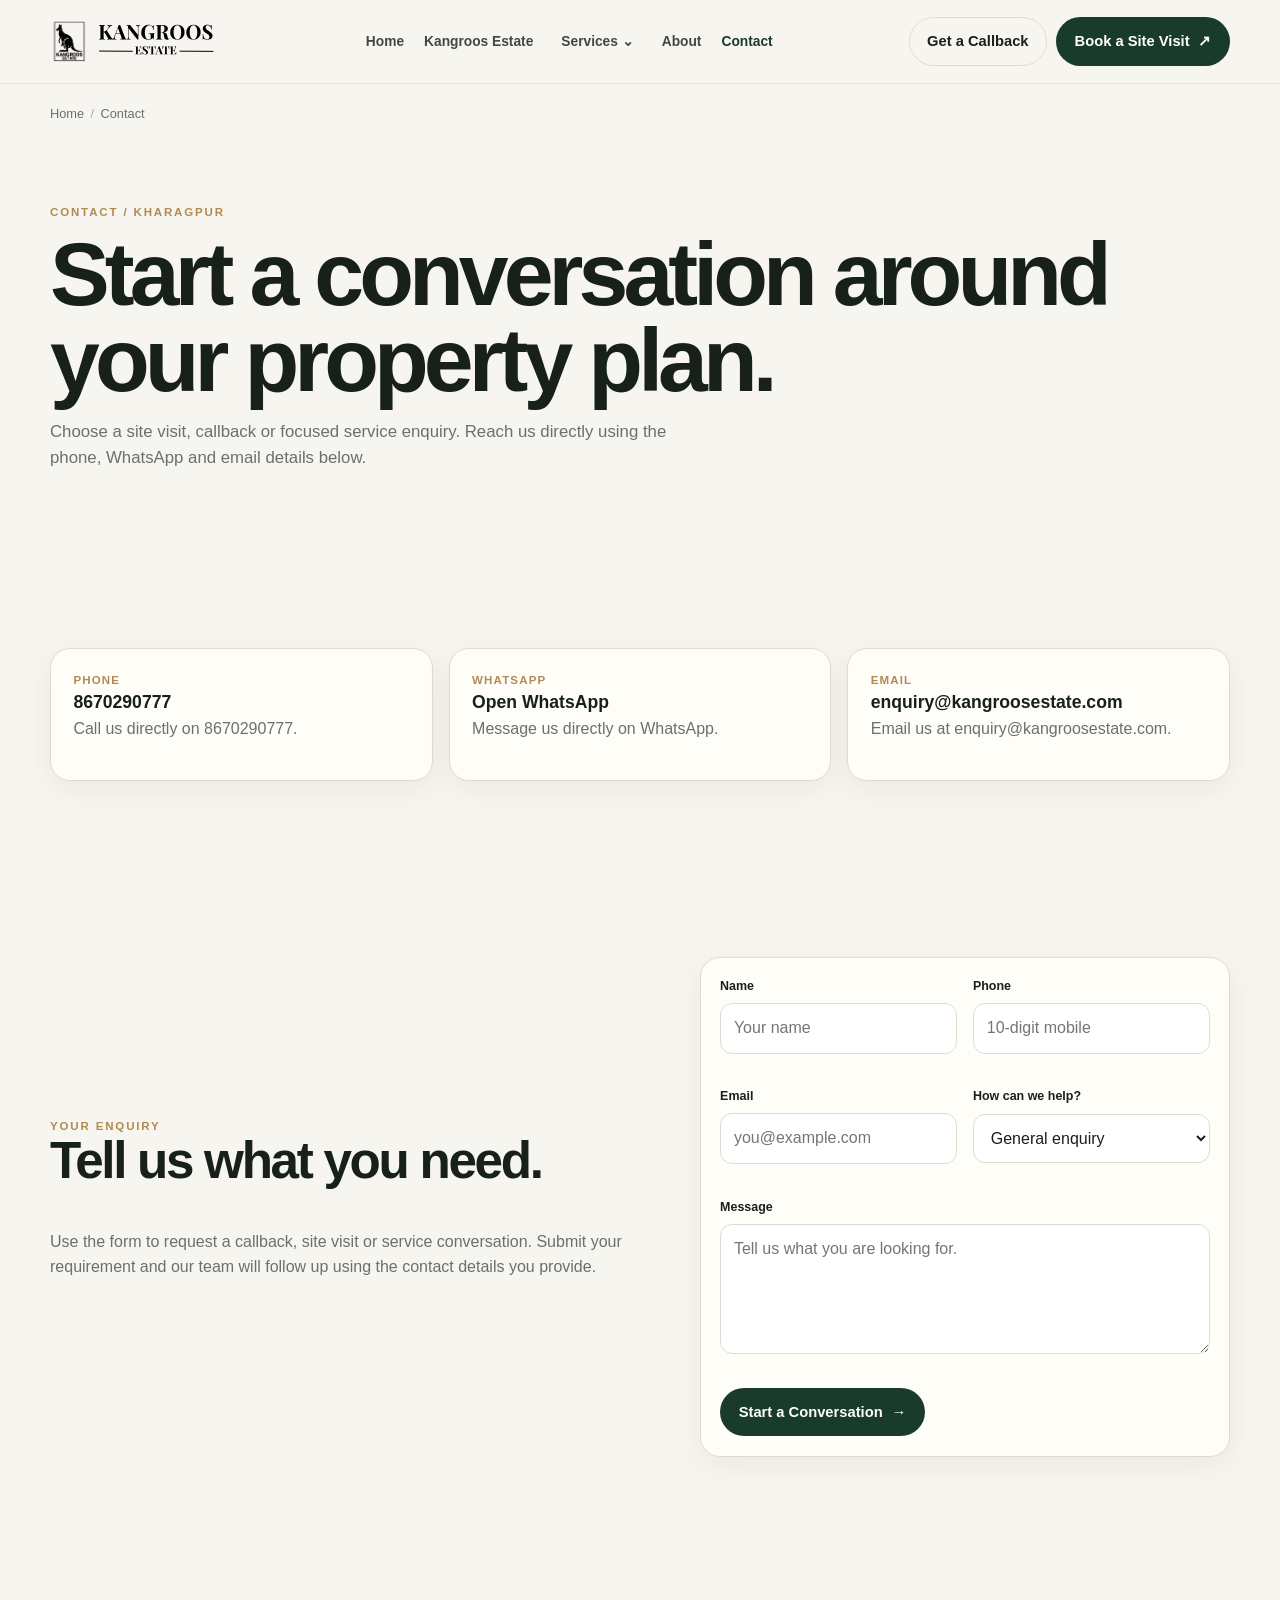
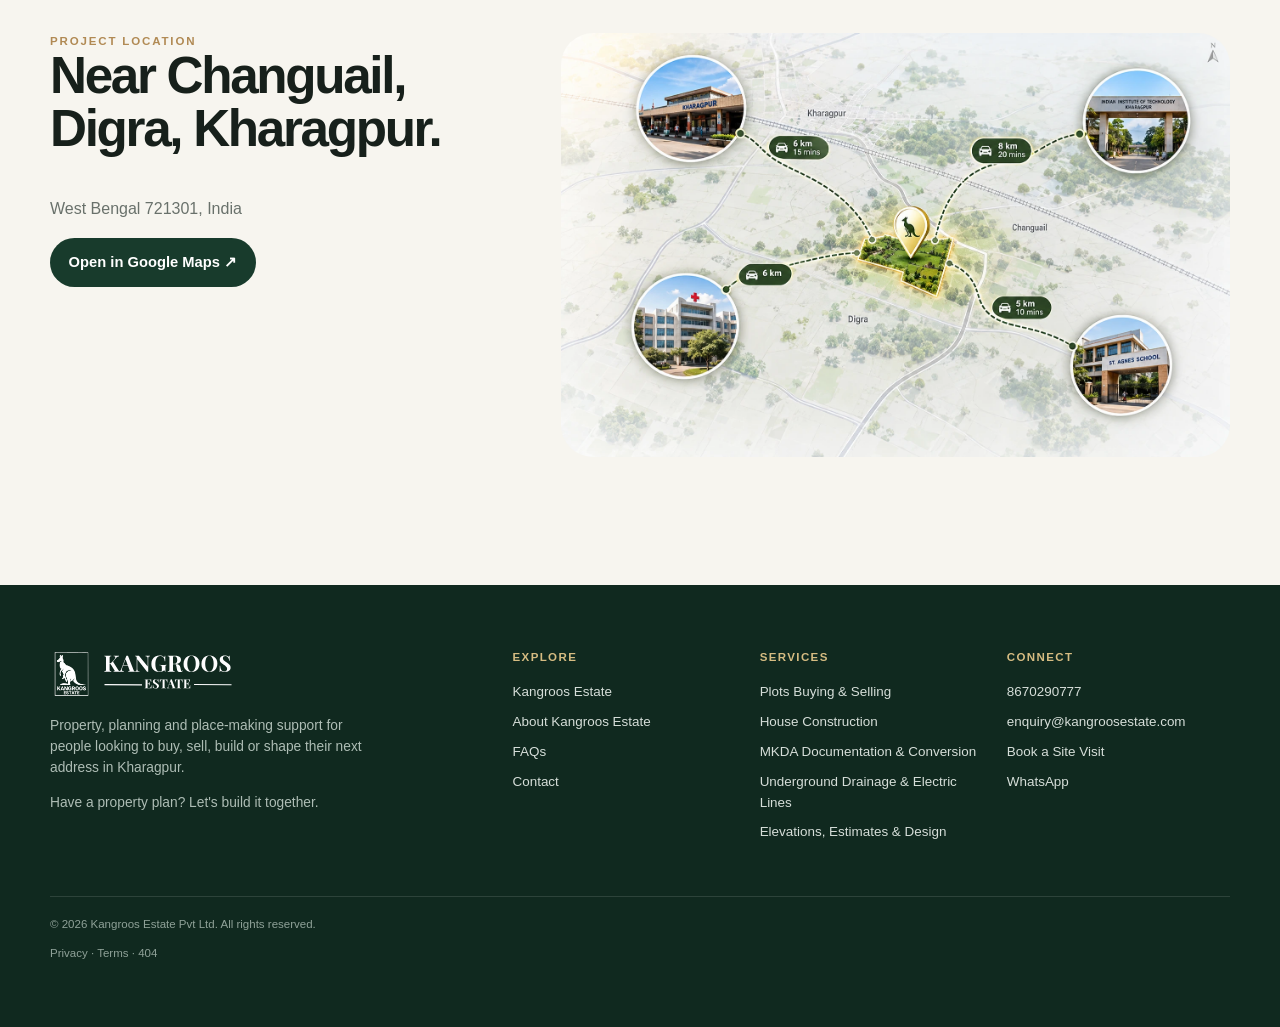
<file: contact.html>
<!doctype html><html lang="en"><head><meta charset="utf-8"><meta name="viewport" content="width=device-width,initial-scale=1,viewport-fit=cover">
<link rel="icon" href="assets/images/logo/favicon.svg" type="image/svg+xml">
<link rel="manifest" href="site.webmanifest">
<title>Contact Kangroos Estate | Plots &amp; Real Estate in Kharagpur</title>
<meta name="description" content="Contact Kangroos Estate for residential plot buying and selling, site visits, property enquiries, construction, documentation and real estate support in Kharagpur.">
<link rel="canonical" href="https://kangroosestate.com/contact.html">
<meta name="robots" content="index,follow,max-image-preview:large"><meta name="keywords" content="Kharagpur real estate, residential plots in Kharagpur, plots for sale Kharagpur, buy plot in Kharagpur, sell plot in Kharagpur, property in Kharagpur, Paschim Medinipur real estate, house construction Kharagpur"><meta name="author" content="Kangroos Estate Pvt Ltd"><meta name="geo.region" content="IN-WB"><meta name="geo.placename" content="Kharagpur, West Bengal, India"><meta name="geo.position" content="22.3203091;87.369895"><meta name="ICBM" content="22.3203091, 87.369895">
<meta property="og:title" content="Contact Kangroos Estate | Plots &amp; Real Estate in Kharagpur"><meta property="og:description" content="Contact Kangroos Estate for residential plot buying and selling, site visits, property enquiries, construction, documentation and real estate support in Kharagpur."><meta property="og:url" content="https://kangroosestate.com/contact.html"><meta property="og:image" content="assets/images/social/default-og.webp"><meta property="og:type" content="website">
<meta name="twitter:card" content="summary_large_image"><meta name="twitter:title" content="Contact Kangroos Estate | Plots &amp; Real Estate in Kharagpur"><meta name="twitter:description" content="Contact Kangroos Estate for residential plot buying and selling, site visits, property enquiries, construction, documentation and real estate support in Kharagpur."><meta name="twitter:image" content="assets/images/social/default-og.webp">
<link rel="stylesheet" href="css/reset.css"><link rel="stylesheet" href="css/variables.css"><link rel="stylesheet" href="css/global.css"><link rel="stylesheet" href="css/components.css"><link rel="stylesheet" href="css/pages.css"><link rel="stylesheet" href="css/responsive.css">
<script defer src="js/config.js"></script><script defer src="js/analytics.js"></script><script defer src="js/navigation.js"></script><script defer src="js/accordion.js"></script><script defer src="js/forms.js"></script><script defer src="js/main.js"></script>
</head><body><a class="skip-link" href="#main">Skip to content</a><header class="header"><div class="container header-inner"><a class="brand" href="index.html" aria-label="Kangroos Estate home"><img src="assets/images/logo/logo.svg" alt="Kangroos Estate"></a>
<nav class="nav" aria-label="Primary navigation"><a href="index.html" >Home</a><a href="project/kangroos-estate.html" >Kangroos Estate</a>
<div class="nav-item" data-dropdown><button class="nav-toggle" data-dropdown-trigger aria-expanded="false">Services <span aria-hidden="true">⌄</span></button><div class="dropdown" role="menu"><a href="services/plots-buying-selling.html" role="menuitem">Plots Buying & Selling</a><a href="services/house-construction.html" role="menuitem">House Construction</a><a href="services/mkda-documentation-conversion.html" role="menuitem">MKDA Documentation & Conversion</a><a href="services/underground-drainage-electric-lines.html" role="menuitem">Underground Drainage & Electric Lines</a><a href="services/elevations-estimates-design.html" role="menuitem">Elevations, Estimates & Design</a></div></div><a href="about.html" >About</a><a href="contact.html" aria-current="page">Contact</a></nav>
<div class="header-actions"><a class="btn btn-secondary" href="contact.html#callback">Get a Callback</a><a class="btn btn-primary" href="contact.html?intent=site-visit" data-track="site_visit_click">Book a Site Visit <span aria-hidden="true">↗</span></a></div>
<button class="menu-button" data-menu-button aria-expanded="false" aria-controls="mobile-nav" aria-label="Open menu"><span></span></button></div></header>
<nav id="mobile-nav" class="mobile-nav" data-mobile-nav aria-label="Mobile navigation"><div class="container"><ul>
<li><a href="index.html">Home</a></li><li><a href="project/kangroos-estate.html">Kangroos Estate</a></li><li><a href="services/index.html">Services</a></li><li><a class="mobile-sub" href="services/plots-buying-selling.html">Plots Buying & Selling</a></li><li><a class="mobile-sub" href="services/house-construction.html">House Construction</a></li><li><a class="mobile-sub" href="services/mkda-documentation-conversion.html">MKDA Documentation & Conversion</a></li><li><a class="mobile-sub" href="services/underground-drainage-electric-lines.html">Underground Drainage & Electric Lines</a></li><li><a class="mobile-sub" href="services/elevations-estimates-design.html">Elevations, Estimates & Design</a></li><li><a href="about.html">About</a></li><li><a href="contact.html">Contact</a></li></ul><div class="mobile-actions"><a class="btn btn-primary" href="tel:8670290777" data-track="call_click">Call Now</a><a class="btn btn-secondary" href="https://wa.me/8670290777" data-track="whatsapp_click">WhatsApp</a><a class="btn btn-gold" href="contact.html?intent=site-visit" data-track="site_visit_click">Book a Site Visit</a></div></div></nav><nav class="breadcrumbs container" aria-label="Breadcrumb"><ol><li><a href="index.html">Home</a></li><li aria-current="page">Contact</li></ol></nav><main id="main"><section class="page-hero"><div class="container"><div class="eyebrow">Contact / Kharagpur</div><h1 class="display">Start a conversation around your property plan.</h1><p>Choose a site visit, callback or focused service enquiry. Reach us directly using the phone, WhatsApp and email details below.</p></div></section><section class="section"><div class="container contact-grid grid-3"><div class="contact-card card"><div class="label">Phone</div><a data-config-phone href="tel:8670290777">8670290777</a><p class="muted">Call us directly on 8670290777.</p></div><div class="contact-card card"><div class="label">WhatsApp</div><a href="https://wa.me/8670290777" data-track="whatsapp_click">Open WhatsApp</a><p class="muted">Message us directly on WhatsApp.</p></div><div class="contact-card card"><div class="label">Email</div><a data-config-email href="mailto:enquiry@kangroosestate.com">enquiry@kangroosestate.com</a><p class="muted">Email us at enquiry@kangroosestate.com.</p></div></div></section><section class="section-tight" id="callback"><div class="container split"><div class="feature-copy"><div class="eyebrow">Your enquiry</div><h2 class="h2">Tell us what you need.</h2><p class="muted">Use the form to request a callback, site visit or service conversation. Submit your requirement and our team will follow up using the contact details you provide.</p></div><div><form class="form-card card" data-lead-form data-service="contact_enquiry" data-page-type="contact" data-project="Kangroos Estate"><input type="hidden" name="page_type" value="contact"><input type="text" name="website_hp" class="honeypot" tabindex="-1" autocomplete="off" aria-hidden="true"><div class="form-grid">
<div class="field"><label for="name">Name</label><input id="name" type="text" name="name" placeholder="Your name" autocomplete="" required><span class="error" aria-live="polite"></span></div><div class="field"><label for="phone">Phone</label><input id="phone" type="tel" name="phone" placeholder="10-digit mobile" autocomplete="" required><span class="error" aria-live="polite"></span></div><div class="field"><label for="email">Email</label><input id="email" type="email" name="email" placeholder="you@example.com" autocomplete="" ><span class="error" aria-live="polite"></span></div>
<div class="field"><label for="subject">How can we help?</label><select id="subject" name="subject"><option>General enquiry</option><option>Book a Site Visit</option><option>Plots Buying & Selling</option><option>House Construction</option><option>MKDA Documentation & Conversion</option><option>Infrastructure</option><option>Elevations, Estimates & Design</option></select><span class="error"></span></div>
<div class="field full"><label for="message">Message</label><textarea id="message" name="message" placeholder="Tell us what you are looking for."></textarea><span class="error"></span></div></div><div style="margin-top:1rem"><button class="btn btn-primary" type="submit">Start a Conversation <span aria-hidden="true">→</span></button><div class="form-status" data-form-status role="status" aria-live="polite"></div></div></form></div></div></section><section class="section"><div class="container location-panel"><div><div class="eyebrow">Project location</div><h2 class="h2">Near Changuail, Digra, Kharagpur.</h2><p class="muted">West Bengal 721301, India</p><a class="btn btn-primary" target="_blank" rel="noopener" href="https://maps.google.com/maps?q=22.3203091%2C87.369895&z=17&hl=en" data-track="map_click">Open in Google Maps ↗</a></div><div class="map-preview"><img src="assets/images/project/location-map.webp" width="1600" height="1000" loading="lazy" alt="Stylized map-inspired project location"></div></div></section></main><footer class="footer"><div class="container"><div class="footer-grid"><div><a class="brand" href="index.html"><img src="assets/images/logo/logo-dark.svg" alt="Kangroos Estate"></a><p style="max-width:330px;margin-top:1rem">Property, planning and place-making support for people looking to buy, sell, build or shape their next address in Kharagpur.</p><p>Have a property plan? Let's build it together.</p></div><div class="footer-links"><div><h3>Explore</h3><a href="project/kangroos-estate.html">Kangroos Estate</a><a href="about.html">About Kangroos Estate</a><a href="faq.html">FAQs</a><a href="contact.html">Contact</a></div><div><h3>Services</h3><a href="services/plots-buying-selling.html">Plots Buying & Selling</a><a href="services/house-construction.html">House Construction</a><a href="services/mkda-documentation-conversion.html">MKDA Documentation & Conversion</a><a href="services/underground-drainage-electric-lines.html">Underground Drainage & Electric Lines</a><a href="services/elevations-estimates-design.html">Elevations, Estimates & Design</a></div><div><h3>Connect</h3><a href="tel:8670290777" data-config-phone data-track="call_click">8670290777</a><a href="mailto:enquiry@kangroosestate.com" data-config-email>enquiry@kangroosestate.com</a><a href="contact.html">Book a Site Visit</a><a href="https://wa.me/8670290777" data-track="whatsapp_click">WhatsApp</a></div></div></div><div class="footer-bottom"><span>© 2026 Kangroos Estate Pvt Ltd. All rights reserved.</span><span><a href="privacy-policy.html">Privacy</a> · <a href="terms.html">Terms</a> · <a href="404.html">404</a></span></div></div></footer><div class="sticky-cta" aria-label="Quick contact"><a href="tel:8670290777" data-track="call_click">Call</a><a href="https://wa.me/8670290777" data-track="whatsapp_click">WhatsApp</a><a href="contact.html" data-track="cta_click">Enquire</a></div><script type="application/ld+json">{"@context":"https://schema.org","@type":"RealEstateAgent","name":"Kangroos Estate Pvt Ltd","url":"https://kangroosestate.com/","address":{"@type":"PostalAddress","addressLocality":"Kharagpur","addressRegion":"West Bengal","addressCountry":"IN"},"geo":{"@type":"GeoCoordinates","latitude":"22.3203091","longitude":"87.369895"}}</script><script type="application/ld+json">{"@context":"https://schema.org","@type":"WebPage","name":"Contact Kangroos Estate","url":"https://kangroosestate.com/contact.html"}</script></body></html>
</file>
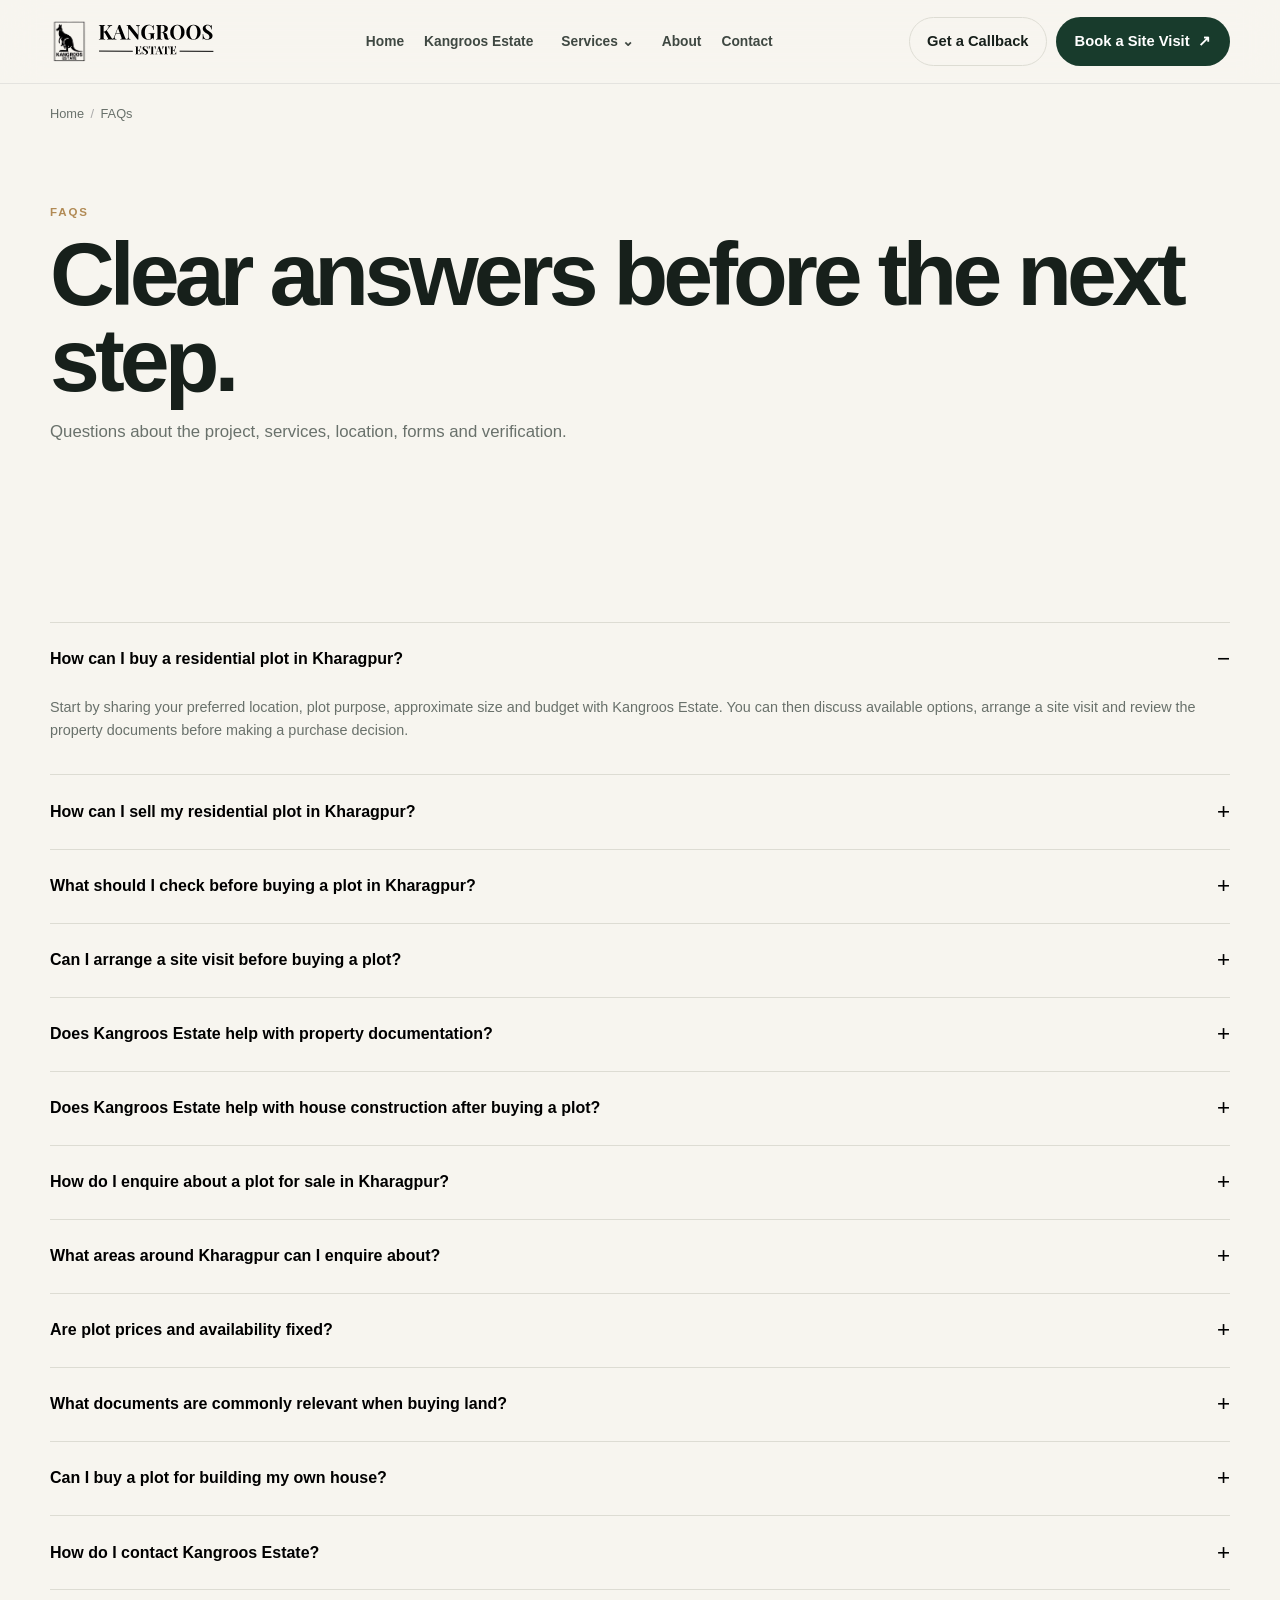
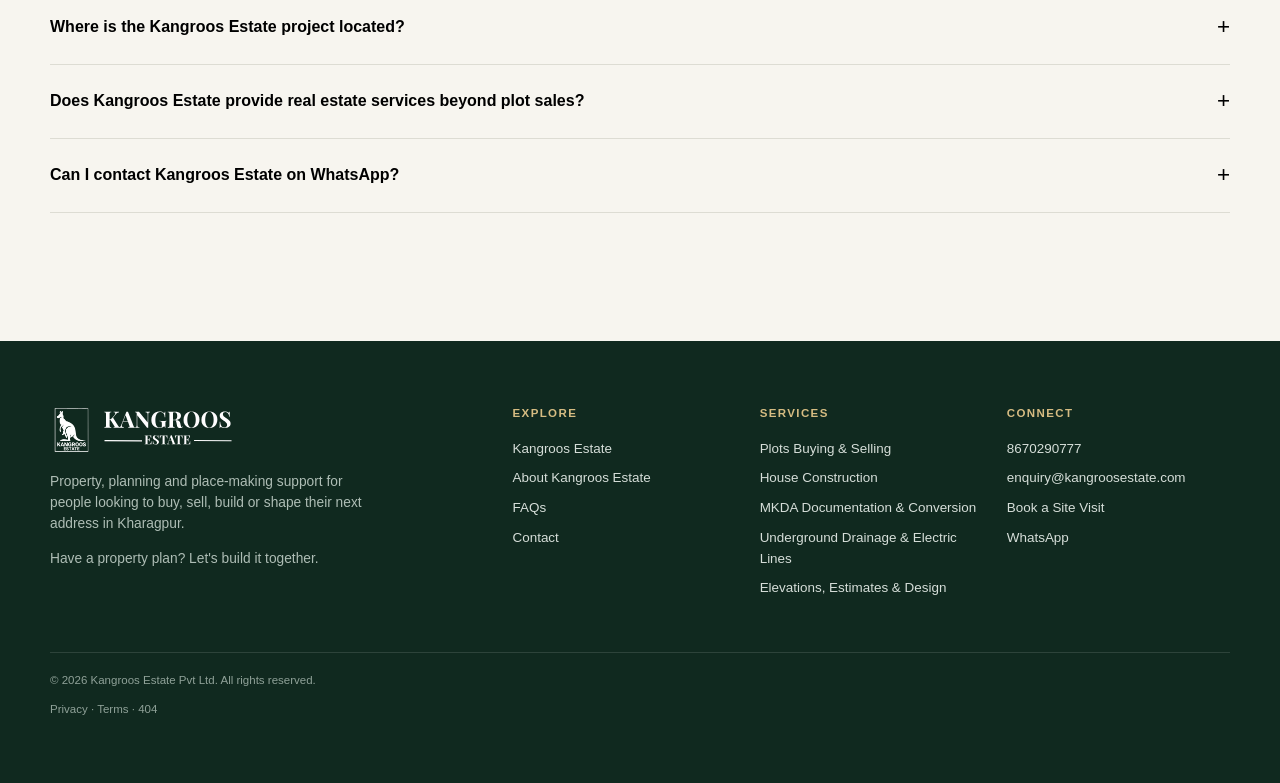
<file: faq.html>
<!doctype html><html lang="en"><head><meta charset="utf-8"><meta name="viewport" content="width=device-width,initial-scale=1,viewport-fit=cover">
<link rel="icon" href="assets/images/logo/favicon.svg" type="image/svg+xml">
<link rel="manifest" href="site.webmanifest">
<title>Kangroos Estate FAQs | Plot Buying, Selling &amp; Real Estate in Kharagpur</title>
<meta name="description" content="Answers to common questions about buying and selling residential plots, property documentation, site visits, house construction and real estate services in Kharagpur.">
<link rel="canonical" href="https://kangroosestate.com/faq.html">
<meta name="robots" content="index,follow,max-image-preview:large"><meta name="keywords" content="Kharagpur real estate, residential plots in Kharagpur, plots for sale Kharagpur, buy plot in Kharagpur, sell plot in Kharagpur, property in Kharagpur, Paschim Medinipur real estate, house construction Kharagpur"><meta name="author" content="Kangroos Estate Pvt Ltd"><meta name="geo.region" content="IN-WB"><meta name="geo.placename" content="Kharagpur, West Bengal, India"><meta name="geo.position" content="22.3203091;87.369895"><meta name="ICBM" content="22.3203091, 87.369895">
<meta property="og:title" content="Kangroos Estate FAQs | Plot Buying, Selling &amp; Real Estate in Kharagpur"><meta property="og:description" content="Answers to common questions about buying and selling residential plots, property documentation, site visits, house construction and real estate services in Kharagpur."><meta property="og:url" content="https://kangroosestate.com/faq.html"><meta property="og:image" content="assets/images/social/default-og.webp"><meta property="og:type" content="website">
<meta name="twitter:card" content="summary_large_image"><meta name="twitter:title" content="Kangroos Estate FAQs | Plot Buying, Selling &amp; Real Estate in Kharagpur"><meta name="twitter:description" content="Answers to common questions about buying and selling residential plots, property documentation, site visits, house construction and real estate services in Kharagpur."><meta name="twitter:image" content="assets/images/social/default-og.webp">
<link rel="stylesheet" href="css/reset.css"><link rel="stylesheet" href="css/variables.css"><link rel="stylesheet" href="css/global.css"><link rel="stylesheet" href="css/components.css"><link rel="stylesheet" href="css/pages.css"><link rel="stylesheet" href="css/responsive.css">
<script defer src="js/config.js"></script><script defer src="js/analytics.js"></script><script defer src="js/navigation.js"></script><script defer src="js/accordion.js"></script><script defer src="js/forms.js"></script><script defer src="js/main.js"></script>
</head><body><a class="skip-link" href="#main">Skip to content</a><header class="header"><div class="container header-inner"><a class="brand" href="index.html" aria-label="Kangroos Estate home"><img src="assets/images/logo/logo.svg" alt="Kangroos Estate"></a>
<nav class="nav" aria-label="Primary navigation"><a href="index.html" >Home</a><a href="project/kangroos-estate.html" >Kangroos Estate</a>
<div class="nav-item" data-dropdown><button class="nav-toggle" data-dropdown-trigger aria-expanded="false">Services <span aria-hidden="true">⌄</span></button><div class="dropdown" role="menu"><a href="services/plots-buying-selling.html" role="menuitem">Plots Buying & Selling</a><a href="services/house-construction.html" role="menuitem">House Construction</a><a href="services/mkda-documentation-conversion.html" role="menuitem">MKDA Documentation & Conversion</a><a href="services/underground-drainage-electric-lines.html" role="menuitem">Underground Drainage & Electric Lines</a><a href="services/elevations-estimates-design.html" role="menuitem">Elevations, Estimates & Design</a></div></div><a href="about.html" >About</a><a href="contact.html" >Contact</a></nav>
<div class="header-actions"><a class="btn btn-secondary" href="contact.html#callback">Get a Callback</a><a class="btn btn-primary" href="contact.html?intent=site-visit" data-track="site_visit_click">Book a Site Visit <span aria-hidden="true">↗</span></a></div>
<button class="menu-button" data-menu-button aria-expanded="false" aria-controls="mobile-nav" aria-label="Open menu"><span></span></button></div></header>
<nav id="mobile-nav" class="mobile-nav" data-mobile-nav aria-label="Mobile navigation"><div class="container"><ul>
<li><a href="index.html">Home</a></li><li><a href="project/kangroos-estate.html">Kangroos Estate</a></li><li><a href="services/index.html">Services</a></li><li><a class="mobile-sub" href="services/plots-buying-selling.html">Plots Buying & Selling</a></li><li><a class="mobile-sub" href="services/house-construction.html">House Construction</a></li><li><a class="mobile-sub" href="services/mkda-documentation-conversion.html">MKDA Documentation & Conversion</a></li><li><a class="mobile-sub" href="services/underground-drainage-electric-lines.html">Underground Drainage & Electric Lines</a></li><li><a class="mobile-sub" href="services/elevations-estimates-design.html">Elevations, Estimates & Design</a></li><li><a href="about.html">About</a></li><li><a href="contact.html">Contact</a></li></ul><div class="mobile-actions"><a class="btn btn-primary" href="tel:8670290777" data-track="call_click">Call Now</a><a class="btn btn-secondary" href="https://wa.me/8670290777" data-track="whatsapp_click">WhatsApp</a><a class="btn btn-gold" href="contact.html?intent=site-visit" data-track="site_visit_click">Book a Site Visit</a></div></div></nav><nav class="breadcrumbs container" aria-label="Breadcrumb"><ol><li><a href="index.html">Home</a></li><li aria-current="page">FAQs</li></ol></nav><main id="main"><section class="page-hero"><div class="container"><div class="eyebrow">FAQs</div><h1 class="display">Clear answers before the next step.</h1><p>Questions about the project, services, location, forms and verification.</p></div></section><section class="section"><div class="container"><div class="faq"><div class="faq-item open"><button class="faq-q" data-accordion-button aria-expanded="true"><span>How can I buy a residential plot in Kharagpur?</span><span data-accordion-icon>−</span></button><div class="faq-a"><div><p>Start by sharing your preferred location, plot purpose, approximate size and budget with Kangroos Estate. You can then discuss available options, arrange a site visit and review the property documents before making a purchase decision.</p></div></div></div><div class="faq-item "><button class="faq-q" data-accordion-button aria-expanded="false"><span>How can I sell my residential plot in Kharagpur?</span><span data-accordion-icon>+</span></button><div class="faq-a"><div><p>Kangroos Estate provides plot buying and selling enquiry support. Share the plot location, ownership details, approximate area and your selling requirement so the property can be discussed and the appropriate next steps can be identified.</p></div></div></div><div class="faq-item "><button class="faq-q" data-accordion-button aria-expanded="false"><span>What should I check before buying a plot in Kharagpur?</span><span data-accordion-icon>+</span></button><div class="faq-a"><div><p>Before purchasing land, review ownership and title documents, chain of title, land records, mutation details where applicable, access, land-use considerations, encumbrances, boundaries and applicable local approvals. Independent legal verification is recommended before committing funds.</p></div></div></div><div class="faq-item "><button class="faq-q" data-accordion-button aria-expanded="false"><span>Can I arrange a site visit before buying a plot?</span><span data-accordion-icon>+</span></button><div class="faq-a"><div><p>Yes. You can request a site visit to understand the location, access, surroundings and site conditions before proceeding with a property enquiry.</p></div></div></div><div class="faq-item "><button class="faq-q" data-accordion-button aria-expanded="false"><span>Does Kangroos Estate help with property documentation?</span><span data-accordion-icon>+</span></button><div class="faq-a"><div><p>Yes. Kangroos Estate offers documentation and process-support services related to property enquiries. Legal or government approvals should always be verified with the appropriate authority or qualified professional.</p></div></div></div><div class="faq-item "><button class="faq-q" data-accordion-button aria-expanded="false"><span>Does Kangroos Estate help with house construction after buying a plot?</span><span data-accordion-icon>+</span></button><div class="faq-a"><div><p>Yes. The service offering includes house construction support, planning, estimates, design coordination and execution-related assistance for residential property requirements.</p></div></div></div><div class="faq-item "><button class="faq-q" data-accordion-button aria-expanded="false"><span>How do I enquire about a plot for sale in Kharagpur?</span><span data-accordion-icon>+</span></button><div class="faq-a"><div><p>You can enquire through the website contact form, call 8670290777 or use WhatsApp on 8670290777. Share your preferred location, plot requirement, budget and intended use for a more useful initial discussion.</p></div></div></div><div class="faq-item "><button class="faq-q" data-accordion-button aria-expanded="false"><span>What areas around Kharagpur can I enquire about?</span><span data-accordion-icon>+</span></button><div class="faq-a"><div><p>Kangroos Estate focuses on Kharagpur and surrounding property requirements in Paschim Medinipur. Availability and suitability depend on the specific property and current inventory.</p></div></div></div><div class="faq-item "><button class="faq-q" data-accordion-button aria-expanded="false"><span>Are plot prices and availability fixed?</span><span data-accordion-icon>+</span></button><div class="faq-a"><div><p>Plot prices, availability and terms can change. Contact Kangroos Estate for current property information rather than relying on an old website listing.</p></div></div></div><div class="faq-item "><button class="faq-q" data-accordion-button aria-expanded="false"><span>What documents are commonly relevant when buying land?</span><span data-accordion-icon>+</span></button><div class="faq-a"><div><p>Depending on the property, relevant records may include the sale deed, title-chain documents, land and revenue records, mutation records, tax or rent receipts, encumbrance-related information, approved plans or permissions where applicable, and identity documents. The exact document set should be confirmed for the property.</p></div></div></div><div class="faq-item "><button class="faq-q" data-accordion-button aria-expanded="false"><span>Can I buy a plot for building my own house?</span><span data-accordion-icon>+</span></button><div class="faq-a"><div><p>Residential plots can be considered for self-use and home construction subject to the property&#x27;s land use, permissions, access, local rules and other applicable requirements. Verify these matters before purchase.</p></div></div></div><div class="faq-item "><button class="faq-q" data-accordion-button aria-expanded="false"><span>How do I contact Kangroos Estate?</span><span data-accordion-icon>+</span></button><div class="faq-a"><div><p>Call 8670290777, WhatsApp 8670290777, or email enquiry@kangroosestate.com for property, plot, construction and service enquiries.</p></div></div></div><div class="faq-item "><button class="faq-q" data-accordion-button aria-expanded="false"><span>Where is the Kangroos Estate project located?</span><span data-accordion-icon>+</span></button><div class="faq-a"><div><p>The project material places Kangroos Estate near Changuail, Digra, Kharagpur, West Bengal 721301, India.</p></div></div></div><div class="faq-item "><button class="faq-q" data-accordion-button aria-expanded="false"><span>Does Kangroos Estate provide real estate services beyond plot sales?</span><span data-accordion-icon>+</span></button><div class="faq-a"><div><p>Yes. The listed services include plot buying and selling, house construction, MKDA documentation and conversion support, underground drainage and electric lines, and elevations, estimates and design.</p></div></div></div><div class="faq-item "><button class="faq-q" data-accordion-button aria-expanded="false"><span>Can I contact Kangroos Estate on WhatsApp?</span><span data-accordion-icon>+</span></button><div class="faq-a"><div><p>Yes. WhatsApp 8670290777 for a property or service enquiry.</p></div></div></div></div></div></div></section></main><footer class="footer"><div class="container"><div class="footer-grid"><div><a class="brand" href="index.html"><img src="assets/images/logo/logo-dark.svg" alt="Kangroos Estate"></a><p style="max-width:330px;margin-top:1rem">Property, planning and place-making support for people looking to buy, sell, build or shape their next address in Kharagpur.</p><p>Have a property plan? Let's build it together.</p></div><div class="footer-links"><div><h3>Explore</h3><a href="project/kangroos-estate.html">Kangroos Estate</a><a href="about.html">About Kangroos Estate</a><a href="faq.html">FAQs</a><a href="contact.html">Contact</a></div><div><h3>Services</h3><a href="services/plots-buying-selling.html">Plots Buying & Selling</a><a href="services/house-construction.html">House Construction</a><a href="services/mkda-documentation-conversion.html">MKDA Documentation & Conversion</a><a href="services/underground-drainage-electric-lines.html">Underground Drainage & Electric Lines</a><a href="services/elevations-estimates-design.html">Elevations, Estimates & Design</a></div><div><h3>Connect</h3><a href="tel:8670290777" data-config-phone data-track="call_click">8670290777</a><a href="mailto:enquiry@kangroosestate.com" data-config-email>enquiry@kangroosestate.com</a><a href="contact.html">Book a Site Visit</a><a href="https://wa.me/8670290777" data-track="whatsapp_click">WhatsApp</a></div></div></div><div class="footer-bottom"><span>© 2026 Kangroos Estate Pvt Ltd. All rights reserved.</span><span><a href="privacy-policy.html">Privacy</a> · <a href="terms.html">Terms</a> · <a href="404.html">404</a></span></div></div></footer><div class="sticky-cta" aria-label="Quick contact"><a href="tel:8670290777" data-track="call_click">Call</a><a href="https://wa.me/8670290777" data-track="whatsapp_click">WhatsApp</a><a href="contact.html" data-track="cta_click">Enquire</a></div><script type="application/ld+json">{"@context":"https://schema.org","@type":"RealEstateAgent","name":"Kangroos Estate Pvt Ltd","url":"https://kangroosestate.com/","telephone":"+918670290777","email":"enquiry@kangroosestate.com","areaServed":[{"@type":"City","name":"Kharagpur"},{"@type":"AdministrativeArea","name":"Paschim Medinipur"},{"@type":"State","name":"West Bengal"}],"address":{"@type":"PostalAddress","addressLocality":"Kharagpur","addressRegion":"West Bengal","addressCountry":"IN"},"geo":{"@type":"GeoCoordinates","latitude":"22.3203091","longitude":"87.369895"}}</script><script type="application/ld+json">{"@context":"https://schema.org","@type":"FAQPage","mainEntity":[{"@type":"Question","name":"How can I buy a residential plot in Kharagpur?","acceptedAnswer":{"@type":"Answer","text":"Start by sharing your preferred location, plot purpose, approximate size and budget with Kangroos Estate. You can then discuss available options, arrange a site visit and review the property documents before making a purchase decision."}},{"@type":"Question","name":"How can I sell my residential plot in Kharagpur?","acceptedAnswer":{"@type":"Answer","text":"Kangroos Estate provides plot buying and selling enquiry support. Share the plot location, ownership details, approximate area and your selling requirement so the property can be discussed and the appropriate next steps can be identified."}},{"@type":"Question","name":"What should I check before buying a plot in Kharagpur?","acceptedAnswer":{"@type":"Answer","text":"Before purchasing land, review ownership and title documents, chain of title, land records, mutation details where applicable, access, land-use considerations, encumbrances, boundaries and applicable local approvals. Independent legal verification is recommended before committing funds."}},{"@type":"Question","name":"Can I arrange a site visit before buying a plot?","acceptedAnswer":{"@type":"Answer","text":"Yes. You can request a site visit to understand the location, access, surroundings and site conditions before proceeding with a property enquiry."}},{"@type":"Question","name":"Does Kangroos Estate help with property documentation?","acceptedAnswer":{"@type":"Answer","text":"Yes. Kangroos Estate offers documentation and process-support services related to property enquiries. Legal or government approvals should always be verified with the appropriate authority or qualified professional."}},{"@type":"Question","name":"Does Kangroos Estate help with house construction after buying a plot?","acceptedAnswer":{"@type":"Answer","text":"Yes. The service offering includes house construction support, planning, estimates, design coordination and execution-related assistance for residential property requirements."}},{"@type":"Question","name":"How do I enquire about a plot for sale in Kharagpur?","acceptedAnswer":{"@type":"Answer","text":"You can enquire through the website contact form, call 8670290777 or use WhatsApp on 8670290777. Share your preferred location, plot requirement, budget and intended use for a more useful initial discussion."}},{"@type":"Question","name":"What areas around Kharagpur can I enquire about?","acceptedAnswer":{"@type":"Answer","text":"Kangroos Estate focuses on Kharagpur and surrounding property requirements in Paschim Medinipur. Availability and suitability depend on the specific property and current inventory."}},{"@type":"Question","name":"Are plot prices and availability fixed?","acceptedAnswer":{"@type":"Answer","text":"Plot prices, availability and terms can change. Contact Kangroos Estate for current property information rather than relying on an old website listing."}},{"@type":"Question","name":"What documents are commonly relevant when buying land?","acceptedAnswer":{"@type":"Answer","text":"Depending on the property, relevant records may include the sale deed, title-chain documents, land and revenue records, mutation records, tax or rent receipts, encumbrance-related information, approved plans or permissions where applicable, and identity documents. The exact document set should be confirmed for the property."}},{"@type":"Question","name":"Can I buy a plot for building my own house?","acceptedAnswer":{"@type":"Answer","text":"Residential plots can be considered for self-use and home construction subject to the property's land use, permissions, access, local rules and other applicable requirements. Verify these matters before purchase."}},{"@type":"Question","name":"How do I contact Kangroos Estate?","acceptedAnswer":{"@type":"Answer","text":"Call 8670290777, WhatsApp 8670290777, or email enquiry@kangroosestate.com for property, plot, construction and service enquiries."}},{"@type":"Question","name":"Where is the Kangroos Estate project located?","acceptedAnswer":{"@type":"Answer","text":"The project material places Kangroos Estate near Changuail, Digra, Kharagpur, West Bengal 721301, India."}},{"@type":"Question","name":"Does Kangroos Estate provide real estate services beyond plot sales?","acceptedAnswer":{"@type":"Answer","text":"Yes. The listed services include plot buying and selling, house construction, MKDA documentation and conversion support, underground drainage and electric lines, and elevations, estimates and design."}},{"@type":"Question","name":"Can I contact Kangroos Estate on WhatsApp?","acceptedAnswer":{"@type":"Answer","text":"Yes. WhatsApp 8670290777 for a property or service enquiry."}}]}</script></body></html>
</file>
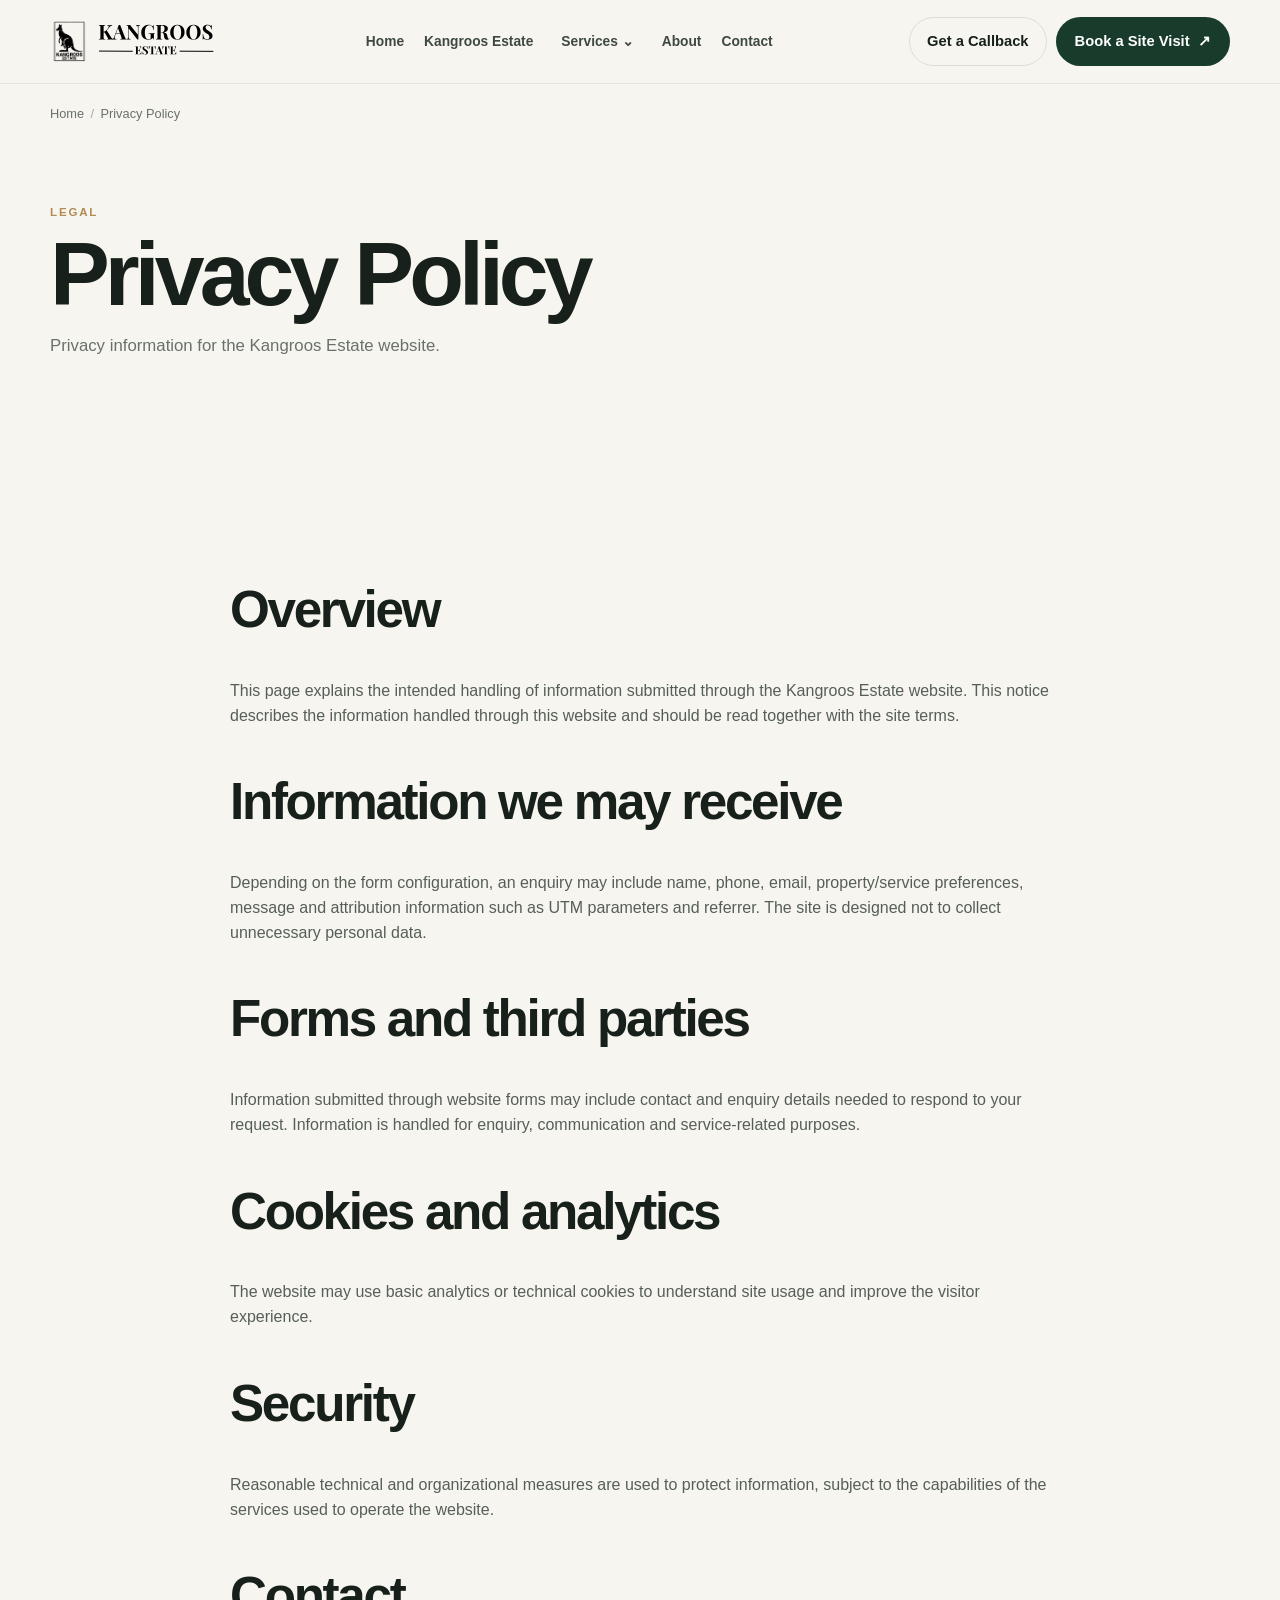
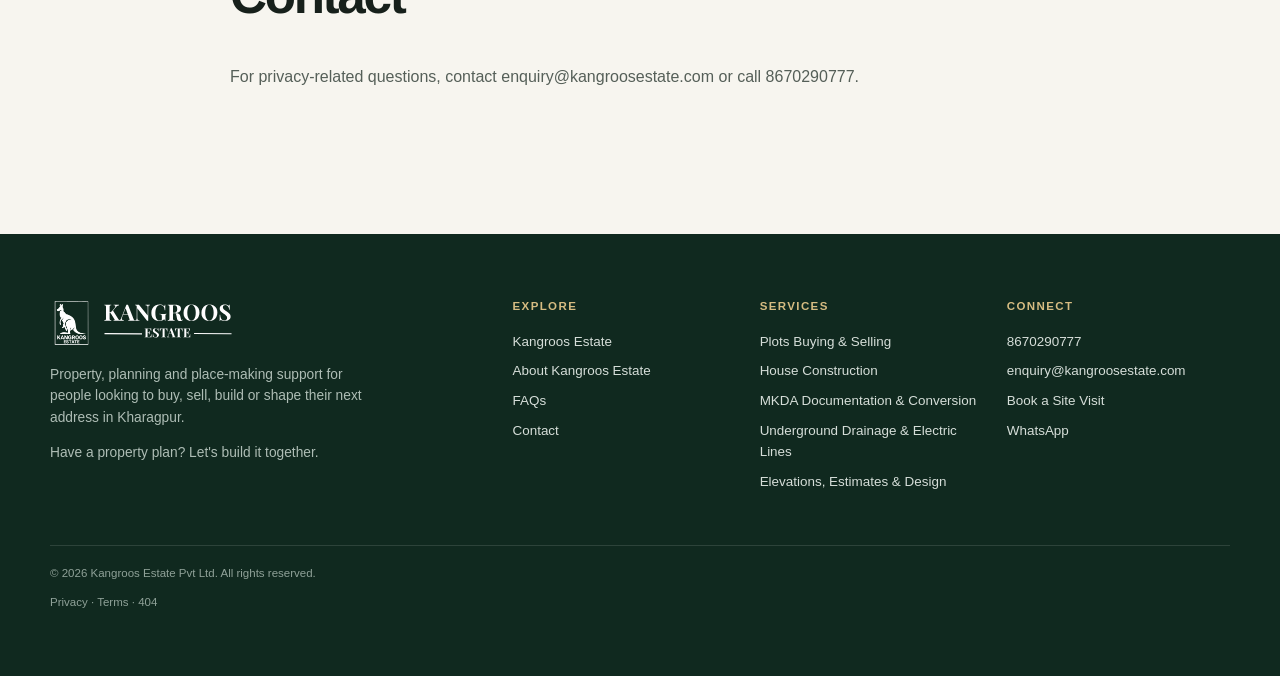
<file: privacy-policy.html>
<!doctype html><html lang="en"><head><meta charset="utf-8"><meta name="viewport" content="width=device-width,initial-scale=1,viewport-fit=cover">
<link rel="icon" href="assets/images/logo/favicon.svg" type="image/svg+xml">
<link rel="manifest" href="site.webmanifest">
<title>Privacy Policy | Kangroos Estate</title>
<meta name="description" content="Privacy information for the Kangroos Estate website.">
<link rel="canonical" href="https://kangroosestate.com/privacy-policy.html">
<meta name="robots" content="index,follow,max-image-preview:large">
<meta property="og:title" content="Privacy Policy | Kangroos Estate"><meta property="og:description" content="Privacy information for the Kangroos Estate website."><meta property="og:url" content="https://kangroosestate.com/privacy-policy.html"><meta property="og:image" content="assets/images/social/default-og.webp"><meta property="og:type" content="website">
<meta name="twitter:card" content="summary_large_image"><meta name="twitter:title" content="Privacy Policy | Kangroos Estate"><meta name="twitter:description" content="Privacy information for the Kangroos Estate website."><meta name="twitter:image" content="assets/images/social/default-og.webp">
<link rel="stylesheet" href="css/reset.css"><link rel="stylesheet" href="css/variables.css"><link rel="stylesheet" href="css/global.css"><link rel="stylesheet" href="css/components.css"><link rel="stylesheet" href="css/pages.css"><link rel="stylesheet" href="css/responsive.css">
<script defer src="js/config.js"></script><script defer src="js/analytics.js"></script><script defer src="js/navigation.js"></script><script defer src="js/accordion.js"></script><script defer src="js/forms.js"></script><script defer src="js/main.js"></script>
</head><body><a class="skip-link" href="#main">Skip to content</a><header class="header"><div class="container header-inner"><a class="brand" href="index.html" aria-label="Kangroos Estate home"><img src="assets/images/logo/logo.svg" alt="Kangroos Estate"></a>
<nav class="nav" aria-label="Primary navigation"><a href="index.html" >Home</a><a href="project/kangroos-estate.html" >Kangroos Estate</a>
<div class="nav-item" data-dropdown><button class="nav-toggle" data-dropdown-trigger aria-expanded="false">Services <span aria-hidden="true">⌄</span></button><div class="dropdown" role="menu"><a href="services/plots-buying-selling.html" role="menuitem">Plots Buying & Selling</a><a href="services/house-construction.html" role="menuitem">House Construction</a><a href="services/mkda-documentation-conversion.html" role="menuitem">MKDA Documentation & Conversion</a><a href="services/underground-drainage-electric-lines.html" role="menuitem">Underground Drainage & Electric Lines</a><a href="services/elevations-estimates-design.html" role="menuitem">Elevations, Estimates & Design</a></div></div><a href="about.html" >About</a><a href="contact.html" >Contact</a></nav>
<div class="header-actions"><a class="btn btn-secondary" href="contact.html#callback">Get a Callback</a><a class="btn btn-primary" href="contact.html?intent=site-visit" data-track="site_visit_click">Book a Site Visit <span aria-hidden="true">↗</span></a></div>
<button class="menu-button" data-menu-button aria-expanded="false" aria-controls="mobile-nav" aria-label="Open menu"><span></span></button></div></header>
<nav id="mobile-nav" class="mobile-nav" data-mobile-nav aria-label="Mobile navigation"><div class="container"><ul>
<li><a href="index.html">Home</a></li><li><a href="project/kangroos-estate.html">Kangroos Estate</a></li><li><a href="services/index.html">Services</a></li><li><a class="mobile-sub" href="services/plots-buying-selling.html">Plots Buying & Selling</a></li><li><a class="mobile-sub" href="services/house-construction.html">House Construction</a></li><li><a class="mobile-sub" href="services/mkda-documentation-conversion.html">MKDA Documentation & Conversion</a></li><li><a class="mobile-sub" href="services/underground-drainage-electric-lines.html">Underground Drainage & Electric Lines</a></li><li><a class="mobile-sub" href="services/elevations-estimates-design.html">Elevations, Estimates & Design</a></li><li><a href="about.html">About</a></li><li><a href="contact.html">Contact</a></li></ul><div class="mobile-actions"><a class="btn btn-primary" href="tel:8670290777" data-track="call_click">Call Now</a><a class="btn btn-secondary" href="https://wa.me/8670290777" data-track="whatsapp_click">WhatsApp</a><a class="btn btn-gold" href="contact.html?intent=site-visit" data-track="site_visit_click">Book a Site Visit</a></div></div></nav><nav class="breadcrumbs container" aria-label="Breadcrumb"><ol><li><a href="index.html">Home</a></li><li aria-current="page">Privacy Policy</li></ol></nav><main id="main"><section class="page-hero"><div class="container"><div class="eyebrow">Legal</div><h1 class="display">Privacy Policy</h1><p>Privacy information for the Kangroos Estate website.</p></div></section><section class="section"><div class="container legal-copy"><h2 class="h2">Overview</h2><p>This page explains the intended handling of information submitted through the Kangroos Estate website. This notice describes the information handled through this website and should be read together with the site terms.</p><h2 class="h2">Information we may receive</h2><p>Depending on the form configuration, an enquiry may include name, phone, email, property/service preferences, message and attribution information such as UTM parameters and referrer. The site is designed not to collect unnecessary personal data.</p><h2 class="h2">Forms and third parties</h2><p>Information submitted through website forms may include contact and enquiry details needed to respond to your request. Information is handled for enquiry, communication and service-related purposes.</p><h2 class="h2">Cookies and analytics</h2><p>The website may use basic analytics or technical cookies to understand site usage and improve the visitor experience.</p><h2 class="h2">Security</h2><p>Reasonable technical and organizational measures are used to protect information, subject to the capabilities of the services used to operate the website.</p><h2 class="h2">Contact</h2><p>For privacy-related questions, contact enquiry@kangroosestate.com or call 8670290777.</p></div></section></main><footer class="footer"><div class="container"><div class="footer-grid"><div><a class="brand" href="index.html"><img src="assets/images/logo/logo-dark.svg" alt="Kangroos Estate"></a><p style="max-width:330px;margin-top:1rem">Property, planning and place-making support for people looking to buy, sell, build or shape their next address in Kharagpur.</p><p>Have a property plan? Let's build it together.</p></div><div class="footer-links"><div><h3>Explore</h3><a href="project/kangroos-estate.html">Kangroos Estate</a><a href="about.html">About Kangroos Estate</a><a href="faq.html">FAQs</a><a href="contact.html">Contact</a></div><div><h3>Services</h3><a href="services/plots-buying-selling.html">Plots Buying & Selling</a><a href="services/house-construction.html">House Construction</a><a href="services/mkda-documentation-conversion.html">MKDA Documentation & Conversion</a><a href="services/underground-drainage-electric-lines.html">Underground Drainage & Electric Lines</a><a href="services/elevations-estimates-design.html">Elevations, Estimates & Design</a></div><div><h3>Connect</h3><a href="tel:8670290777" data-config-phone data-track="call_click">8670290777</a><a href="mailto:enquiry@kangroosestate.com" data-config-email>enquiry@kangroosestate.com</a><a href="contact.html">Book a Site Visit</a><a href="https://wa.me/8670290777" data-track="whatsapp_click">WhatsApp</a></div></div></div><div class="footer-bottom"><span>© 2026 Kangroos Estate Pvt Ltd. All rights reserved.</span><span><a href="privacy-policy.html">Privacy</a> · <a href="terms.html">Terms</a> · <a href="404.html">404</a></span></div></div></footer><div class="sticky-cta" aria-label="Quick contact"><a href="tel:8670290777" data-track="call_click">Call</a><a href="https://wa.me/8670290777" data-track="whatsapp_click">WhatsApp</a><a href="contact.html" data-track="cta_click">Enquire</a></div><script type="application/ld+json">{"@context":"https://schema.org","@type":"RealEstateAgent","name":"Kangroos Estate Pvt Ltd","url":"https://kangroosestate.com/","address":{"@type":"PostalAddress","addressLocality":"Kharagpur","addressRegion":"West Bengal","addressCountry":"IN"},"geo":{"@type":"GeoCoordinates","latitude":"22.3203091","longitude":"87.369895"}}</script><script type="application/ld+json">{"@context":"https://schema.org","@type":"WebPage","name":"Privacy Policy","url":"https://kangroosestate.com/privacy-policy.html"}</script></body></html>
</file>
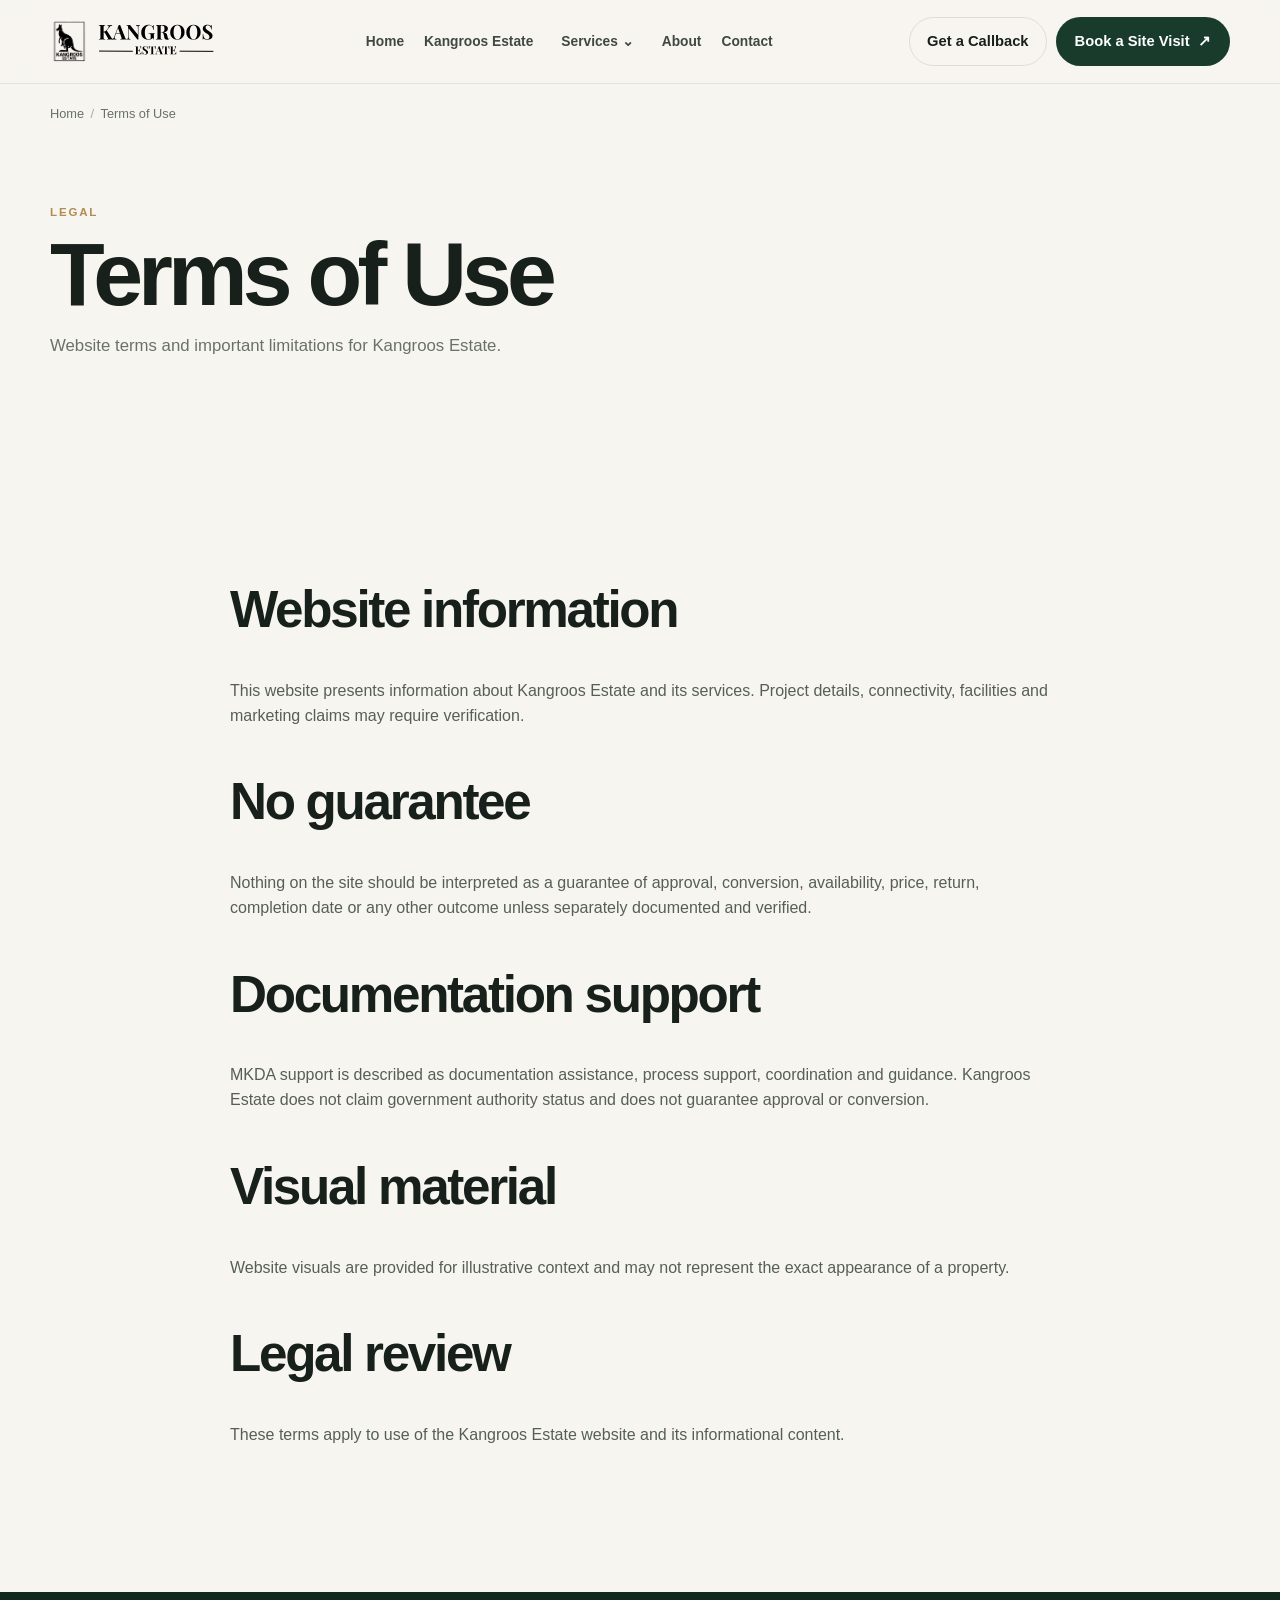
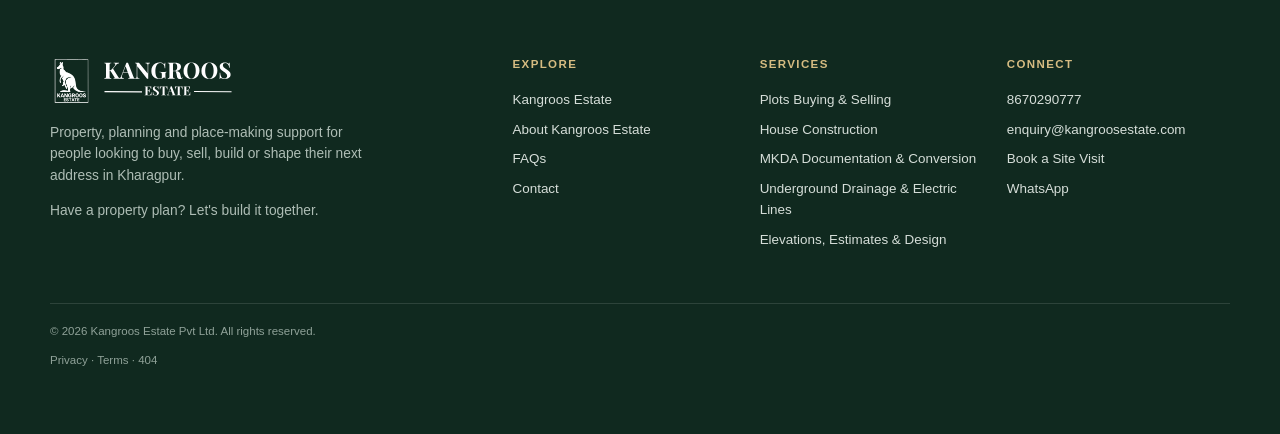
<file: terms.html>
<!doctype html><html lang="en"><head><meta charset="utf-8"><meta name="viewport" content="width=device-width,initial-scale=1,viewport-fit=cover">
<link rel="icon" href="assets/images/logo/favicon.svg" type="image/svg+xml">
<link rel="manifest" href="site.webmanifest">
<title>Terms | Kangroos Estate</title>
<meta name="description" content="Website terms and important limitations for Kangroos Estate.">
<link rel="canonical" href="https://kangroosestate.com/terms.html">
<meta name="robots" content="index,follow,max-image-preview:large">
<meta property="og:title" content="Terms | Kangroos Estate"><meta property="og:description" content="Website terms and important limitations for Kangroos Estate."><meta property="og:url" content="https://kangroosestate.com/terms.html"><meta property="og:image" content="assets/images/social/default-og.webp"><meta property="og:type" content="website">
<meta name="twitter:card" content="summary_large_image"><meta name="twitter:title" content="Terms | Kangroos Estate"><meta name="twitter:description" content="Website terms and important limitations for Kangroos Estate."><meta name="twitter:image" content="assets/images/social/default-og.webp">
<link rel="stylesheet" href="css/reset.css"><link rel="stylesheet" href="css/variables.css"><link rel="stylesheet" href="css/global.css"><link rel="stylesheet" href="css/components.css"><link rel="stylesheet" href="css/pages.css"><link rel="stylesheet" href="css/responsive.css">
<script defer src="js/config.js"></script><script defer src="js/analytics.js"></script><script defer src="js/navigation.js"></script><script defer src="js/accordion.js"></script><script defer src="js/forms.js"></script><script defer src="js/main.js"></script>
</head><body><a class="skip-link" href="#main">Skip to content</a><header class="header"><div class="container header-inner"><a class="brand" href="index.html" aria-label="Kangroos Estate home"><img src="assets/images/logo/logo.svg" alt="Kangroos Estate"></a>
<nav class="nav" aria-label="Primary navigation"><a href="index.html" >Home</a><a href="project/kangroos-estate.html" >Kangroos Estate</a>
<div class="nav-item" data-dropdown><button class="nav-toggle" data-dropdown-trigger aria-expanded="false">Services <span aria-hidden="true">⌄</span></button><div class="dropdown" role="menu"><a href="services/plots-buying-selling.html" role="menuitem">Plots Buying & Selling</a><a href="services/house-construction.html" role="menuitem">House Construction</a><a href="services/mkda-documentation-conversion.html" role="menuitem">MKDA Documentation & Conversion</a><a href="services/underground-drainage-electric-lines.html" role="menuitem">Underground Drainage & Electric Lines</a><a href="services/elevations-estimates-design.html" role="menuitem">Elevations, Estimates & Design</a></div></div><a href="about.html" >About</a><a href="contact.html" >Contact</a></nav>
<div class="header-actions"><a class="btn btn-secondary" href="contact.html#callback">Get a Callback</a><a class="btn btn-primary" href="contact.html?intent=site-visit" data-track="site_visit_click">Book a Site Visit <span aria-hidden="true">↗</span></a></div>
<button class="menu-button" data-menu-button aria-expanded="false" aria-controls="mobile-nav" aria-label="Open menu"><span></span></button></div></header>
<nav id="mobile-nav" class="mobile-nav" data-mobile-nav aria-label="Mobile navigation"><div class="container"><ul>
<li><a href="index.html">Home</a></li><li><a href="project/kangroos-estate.html">Kangroos Estate</a></li><li><a href="services/index.html">Services</a></li><li><a class="mobile-sub" href="services/plots-buying-selling.html">Plots Buying & Selling</a></li><li><a class="mobile-sub" href="services/house-construction.html">House Construction</a></li><li><a class="mobile-sub" href="services/mkda-documentation-conversion.html">MKDA Documentation & Conversion</a></li><li><a class="mobile-sub" href="services/underground-drainage-electric-lines.html">Underground Drainage & Electric Lines</a></li><li><a class="mobile-sub" href="services/elevations-estimates-design.html">Elevations, Estimates & Design</a></li><li><a href="about.html">About</a></li><li><a href="contact.html">Contact</a></li></ul><div class="mobile-actions"><a class="btn btn-primary" href="tel:8670290777" data-track="call_click">Call Now</a><a class="btn btn-secondary" href="https://wa.me/8670290777" data-track="whatsapp_click">WhatsApp</a><a class="btn btn-gold" href="contact.html?intent=site-visit" data-track="site_visit_click">Book a Site Visit</a></div></div></nav><nav class="breadcrumbs container" aria-label="Breadcrumb"><ol><li><a href="index.html">Home</a></li><li aria-current="page">Terms of Use</li></ol></nav><main id="main"><section class="page-hero"><div class="container"><div class="eyebrow">Legal</div><h1 class="display">Terms of Use</h1><p>Website terms and important limitations for Kangroos Estate.</p></div></section><section class="section"><div class="container legal-copy"><h2 class="h2">Website information</h2><p>This website presents information about Kangroos Estate and its services. Project details, connectivity, facilities and marketing claims may require verification.</p><h2 class="h2">No guarantee</h2><p>Nothing on the site should be interpreted as a guarantee of approval, conversion, availability, price, return, completion date or any other outcome unless separately documented and verified.</p><h2 class="h2">Documentation support</h2><p>MKDA support is described as documentation assistance, process support, coordination and guidance. Kangroos Estate does not claim government authority status and does not guarantee approval or conversion.</p><h2 class="h2">Visual material</h2><p>Website visuals are provided for illustrative context and may not represent the exact appearance of a property.</p><h2 class="h2">Legal review</h2><p>These terms apply to use of the Kangroos Estate website and its informational content.</p></div></section></main><footer class="footer"><div class="container"><div class="footer-grid"><div><a class="brand" href="index.html"><img src="assets/images/logo/logo-dark.svg" alt="Kangroos Estate"></a><p style="max-width:330px;margin-top:1rem">Property, planning and place-making support for people looking to buy, sell, build or shape their next address in Kharagpur.</p><p>Have a property plan? Let's build it together.</p></div><div class="footer-links"><div><h3>Explore</h3><a href="project/kangroos-estate.html">Kangroos Estate</a><a href="about.html">About Kangroos Estate</a><a href="faq.html">FAQs</a><a href="contact.html">Contact</a></div><div><h3>Services</h3><a href="services/plots-buying-selling.html">Plots Buying & Selling</a><a href="services/house-construction.html">House Construction</a><a href="services/mkda-documentation-conversion.html">MKDA Documentation & Conversion</a><a href="services/underground-drainage-electric-lines.html">Underground Drainage & Electric Lines</a><a href="services/elevations-estimates-design.html">Elevations, Estimates & Design</a></div><div><h3>Connect</h3><a href="tel:8670290777" data-config-phone data-track="call_click">8670290777</a><a href="mailto:enquiry@kangroosestate.com" data-config-email>enquiry@kangroosestate.com</a><a href="contact.html">Book a Site Visit</a><a href="https://wa.me/8670290777" data-track="whatsapp_click">WhatsApp</a></div></div></div><div class="footer-bottom"><span>© 2026 Kangroos Estate Pvt Ltd. All rights reserved.</span><span><a href="privacy-policy.html">Privacy</a> · <a href="terms.html">Terms</a> · <a href="404.html">404</a></span></div></div></footer><div class="sticky-cta" aria-label="Quick contact"><a href="tel:8670290777" data-track="call_click">Call</a><a href="https://wa.me/8670290777" data-track="whatsapp_click">WhatsApp</a><a href="contact.html" data-track="cta_click">Enquire</a></div><script type="application/ld+json">{"@context":"https://schema.org","@type":"RealEstateAgent","name":"Kangroos Estate Pvt Ltd","url":"https://kangroosestate.com/","address":{"@type":"PostalAddress","addressLocality":"Kharagpur","addressRegion":"West Bengal","addressCountry":"IN"},"geo":{"@type":"GeoCoordinates","latitude":"22.3203091","longitude":"87.369895"}}</script><script type="application/ld+json">{"@context":"https://schema.org","@type":"WebPage","name":"Terms of Use","url":"https://kangroosestate.com/terms.html"}</script></body></html>
</file>
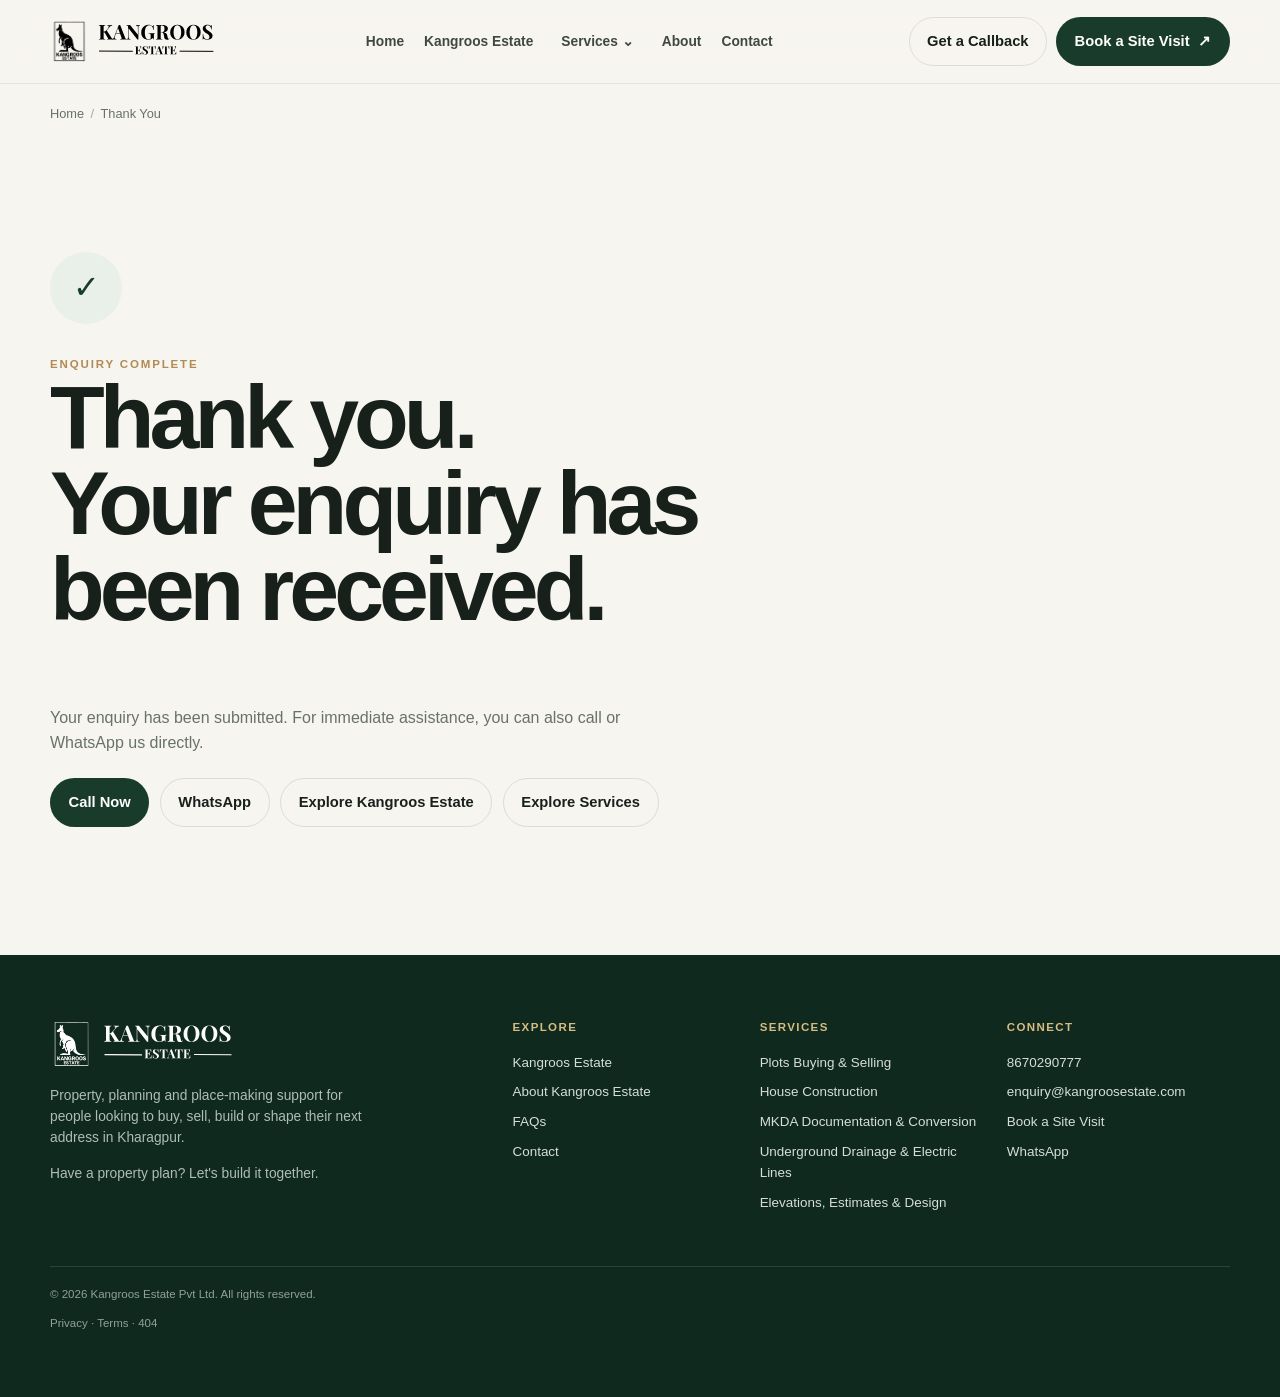
<file: thank-you.html>
<!doctype html><html lang="en"><head><meta charset="utf-8"><meta name="viewport" content="width=device-width,initial-scale=1,viewport-fit=cover">
<link rel="icon" href="assets/images/logo/favicon.svg" type="image/svg+xml">
<link rel="manifest" href="site.webmanifest">
<title>Thank You | Kangroos Estate</title>
<meta name="description" content="Your Kangroos Estate enquiry has been received. Explore the project, services or contact options.">
<link rel="canonical" href="https://kangroosestate.com/thank-you.html">
<meta name="robots" content="index,follow,max-image-preview:large">
<meta property="og:title" content="Thank You | Kangroos Estate"><meta property="og:description" content="Your Kangroos Estate enquiry has been received. Explore the project, services or contact options."><meta property="og:url" content="https://kangroosestate.com/thank-you.html"><meta property="og:image" content="assets/images/social/default-og.webp"><meta property="og:type" content="website">
<meta name="twitter:card" content="summary_large_image"><meta name="twitter:title" content="Thank You | Kangroos Estate"><meta name="twitter:description" content="Your Kangroos Estate enquiry has been received. Explore the project, services or contact options."><meta name="twitter:image" content="assets/images/social/default-og.webp">
<link rel="stylesheet" href="css/reset.css"><link rel="stylesheet" href="css/variables.css"><link rel="stylesheet" href="css/global.css"><link rel="stylesheet" href="css/components.css"><link rel="stylesheet" href="css/pages.css"><link rel="stylesheet" href="css/responsive.css">
<script defer src="js/config.js"></script><script defer src="js/analytics.js"></script><script defer src="js/navigation.js"></script><script defer src="js/accordion.js"></script><script defer src="js/forms.js"></script><script defer src="js/main.js"></script>
</head><body><a class="skip-link" href="#main">Skip to content</a><header class="header"><div class="container header-inner"><a class="brand" href="index.html" aria-label="Kangroos Estate home"><img src="assets/images/logo/logo.svg" alt="Kangroos Estate"></a>
<nav class="nav" aria-label="Primary navigation"><a href="index.html" >Home</a><a href="project/kangroos-estate.html" >Kangroos Estate</a>
<div class="nav-item" data-dropdown><button class="nav-toggle" data-dropdown-trigger aria-expanded="false">Services <span aria-hidden="true">⌄</span></button><div class="dropdown" role="menu"><a href="services/plots-buying-selling.html" role="menuitem">Plots Buying & Selling</a><a href="services/house-construction.html" role="menuitem">House Construction</a><a href="services/mkda-documentation-conversion.html" role="menuitem">MKDA Documentation & Conversion</a><a href="services/underground-drainage-electric-lines.html" role="menuitem">Underground Drainage & Electric Lines</a><a href="services/elevations-estimates-design.html" role="menuitem">Elevations, Estimates & Design</a></div></div><a href="about.html" >About</a><a href="contact.html" >Contact</a></nav>
<div class="header-actions"><a class="btn btn-secondary" href="contact.html#callback">Get a Callback</a><a class="btn btn-primary" href="contact.html?intent=site-visit" data-track="site_visit_click">Book a Site Visit <span aria-hidden="true">↗</span></a></div>
<button class="menu-button" data-menu-button aria-expanded="false" aria-controls="mobile-nav" aria-label="Open menu"><span></span></button></div></header>
<nav id="mobile-nav" class="mobile-nav" data-mobile-nav aria-label="Mobile navigation"><div class="container"><ul>
<li><a href="index.html">Home</a></li><li><a href="project/kangroos-estate.html">Kangroos Estate</a></li><li><a href="services/index.html">Services</a></li><li><a class="mobile-sub" href="services/plots-buying-selling.html">Plots Buying & Selling</a></li><li><a class="mobile-sub" href="services/house-construction.html">House Construction</a></li><li><a class="mobile-sub" href="services/mkda-documentation-conversion.html">MKDA Documentation & Conversion</a></li><li><a class="mobile-sub" href="services/underground-drainage-electric-lines.html">Underground Drainage & Electric Lines</a></li><li><a class="mobile-sub" href="services/elevations-estimates-design.html">Elevations, Estimates & Design</a></li><li><a href="about.html">About</a></li><li><a href="contact.html">Contact</a></li></ul><div class="mobile-actions"><a class="btn btn-primary" href="tel:8670290777" data-track="call_click">Call Now</a><a class="btn btn-secondary" href="https://wa.me/8670290777" data-track="whatsapp_click">WhatsApp</a><a class="btn btn-gold" href="contact.html?intent=site-visit" data-track="site_visit_click">Book a Site Visit</a></div></div></nav><nav class="breadcrumbs container" aria-label="Breadcrumb"><ol><li><a href="index.html">Home</a></li><li aria-current="page">Thank You</li></ol></nav><main id="main"><section class="section not-found"><div class="container"><div class="success-mark">✓</div><div class="eyebrow" style="margin-top:2rem">Enquiry complete</div><h1 class="display">Thank you.<br>Your enquiry has been received.</h1><p class="muted" style="max-width:620px">Your enquiry has been submitted. For immediate assistance, you can also call or WhatsApp us directly.</p><div class="hero-actions"><a class="btn btn-primary" href="tel:8670290777" data-track="call_click">Call Now</a><a class="btn btn-secondary" href="https://wa.me/8670290777" data-track="whatsapp_click">WhatsApp</a><a class="btn btn-secondary" href="project/kangroos-estate.html">Explore Kangroos Estate</a><a class="btn btn-secondary" href="services/index.html">Explore Services</a></div></div></section></main><footer class="footer"><div class="container"><div class="footer-grid"><div><a class="brand" href="index.html"><img src="assets/images/logo/logo-dark.svg" alt="Kangroos Estate"></a><p style="max-width:330px;margin-top:1rem">Property, planning and place-making support for people looking to buy, sell, build or shape their next address in Kharagpur.</p><p>Have a property plan? Let's build it together.</p></div><div class="footer-links"><div><h3>Explore</h3><a href="project/kangroos-estate.html">Kangroos Estate</a><a href="about.html">About Kangroos Estate</a><a href="faq.html">FAQs</a><a href="contact.html">Contact</a></div><div><h3>Services</h3><a href="services/plots-buying-selling.html">Plots Buying & Selling</a><a href="services/house-construction.html">House Construction</a><a href="services/mkda-documentation-conversion.html">MKDA Documentation & Conversion</a><a href="services/underground-drainage-electric-lines.html">Underground Drainage & Electric Lines</a><a href="services/elevations-estimates-design.html">Elevations, Estimates & Design</a></div><div><h3>Connect</h3><a href="tel:8670290777" data-config-phone data-track="call_click">8670290777</a><a href="mailto:enquiry@kangroosestate.com" data-config-email>enquiry@kangroosestate.com</a><a href="contact.html">Book a Site Visit</a><a href="https://wa.me/8670290777" data-track="whatsapp_click">WhatsApp</a></div></div></div><div class="footer-bottom"><span>© 2026 Kangroos Estate Pvt Ltd. All rights reserved.</span><span><a href="privacy-policy.html">Privacy</a> · <a href="terms.html">Terms</a> · <a href="404.html">404</a></span></div></div></footer><div class="sticky-cta" aria-label="Quick contact"><a href="tel:8670290777" data-track="call_click">Call</a><a href="https://wa.me/8670290777" data-track="whatsapp_click">WhatsApp</a><a href="contact.html" data-track="cta_click">Enquire</a></div></body></html>
</file>
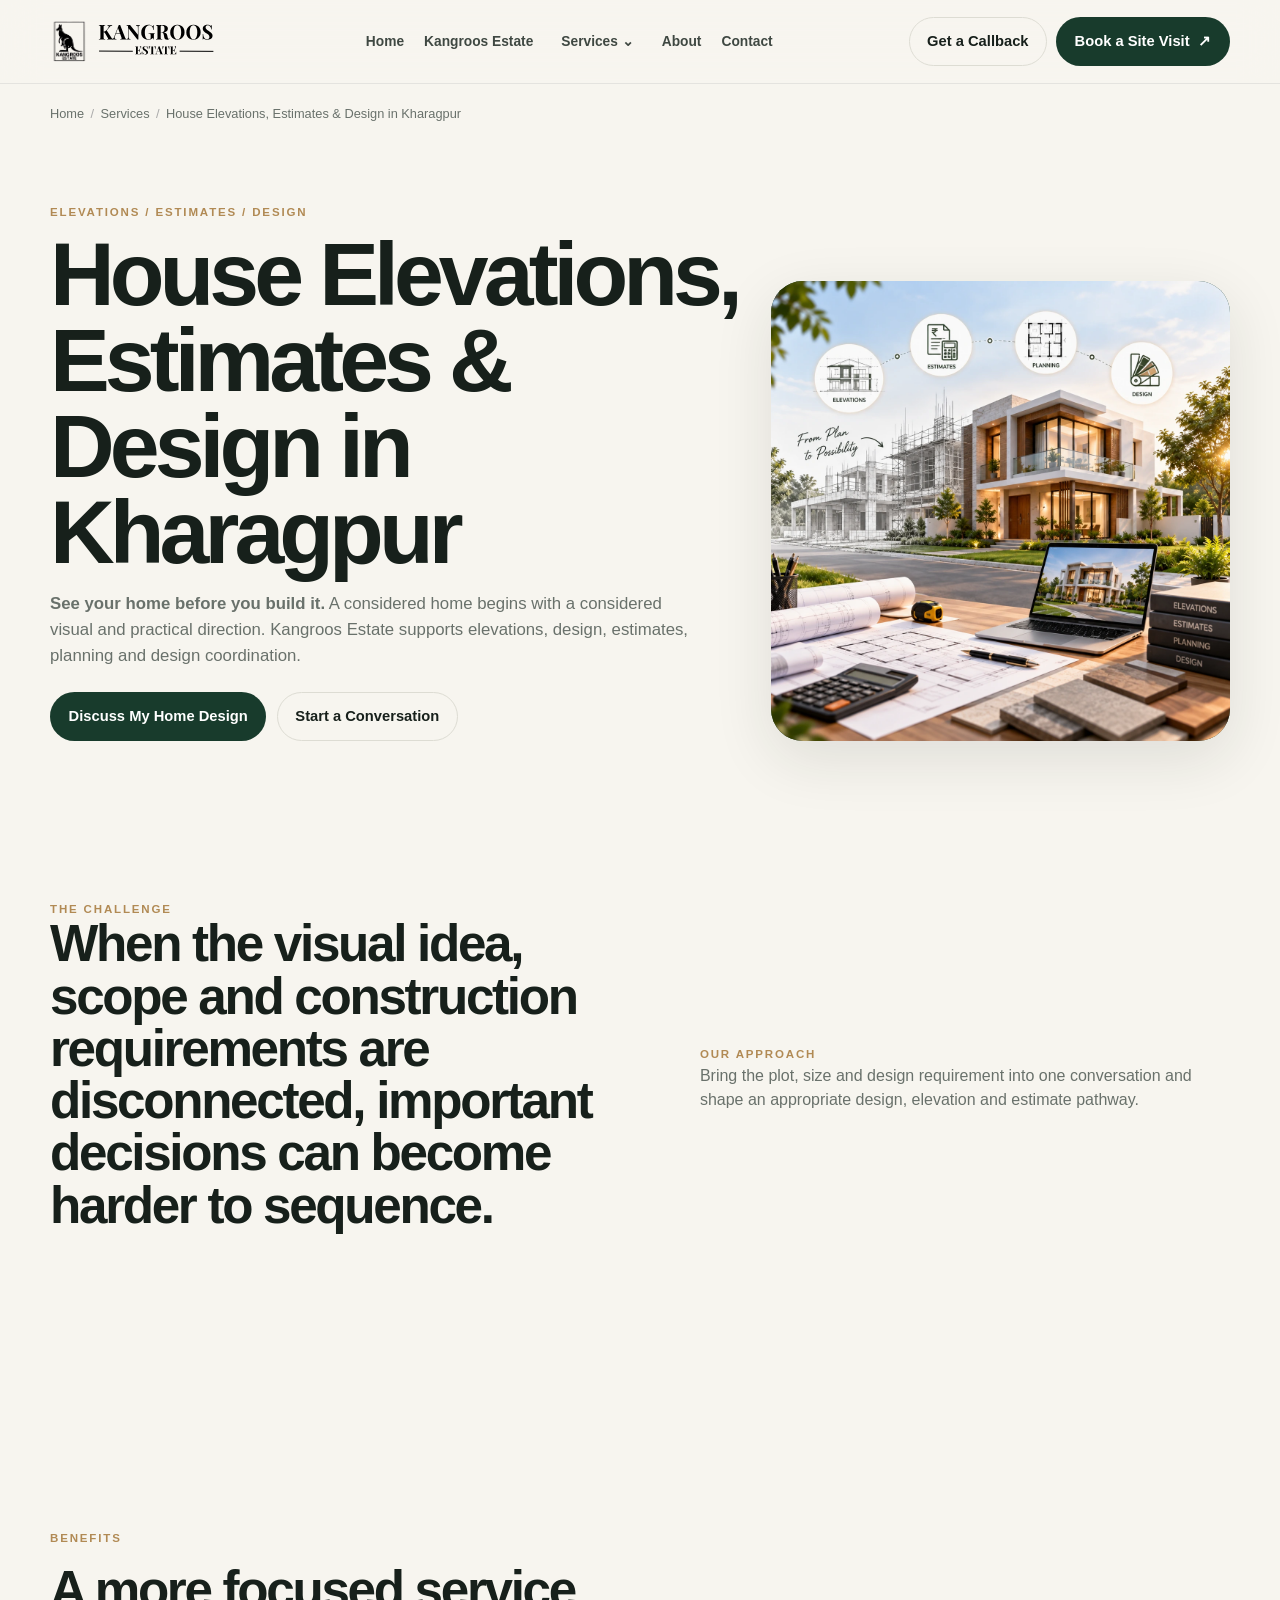
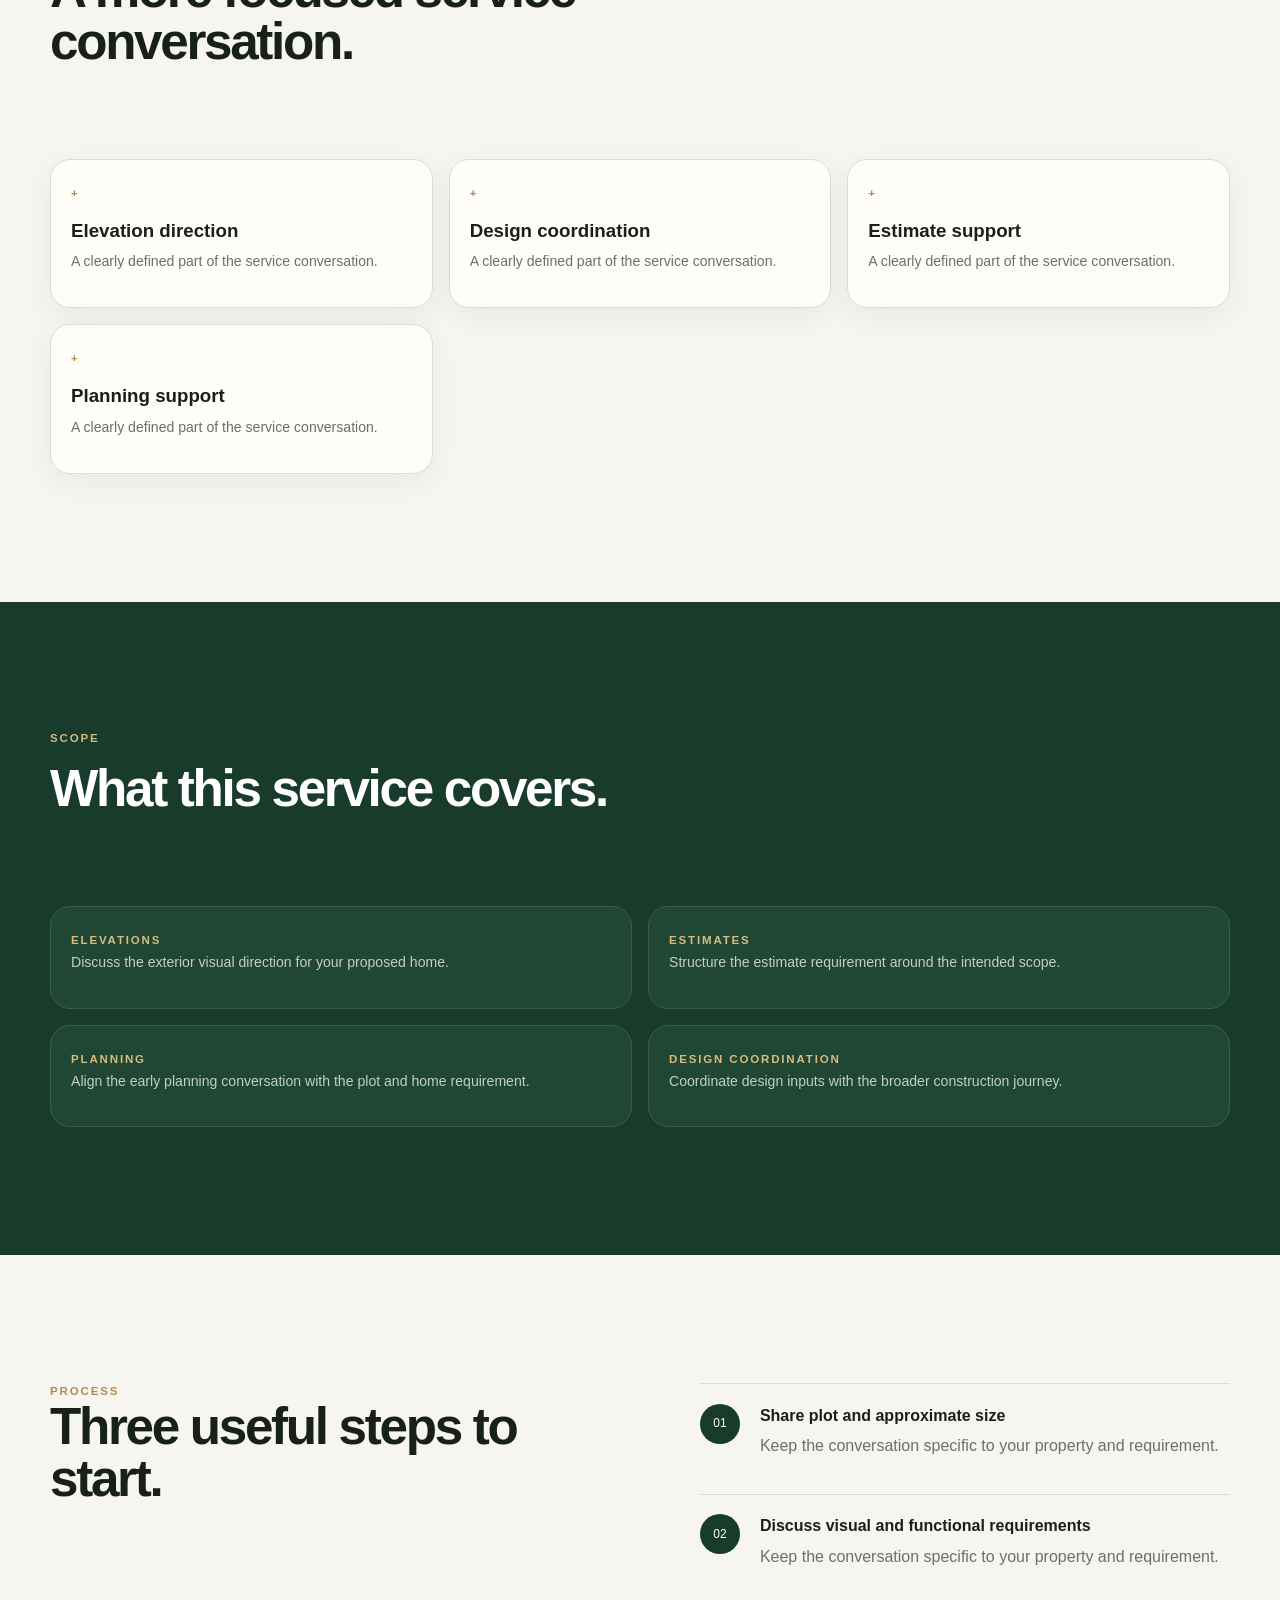
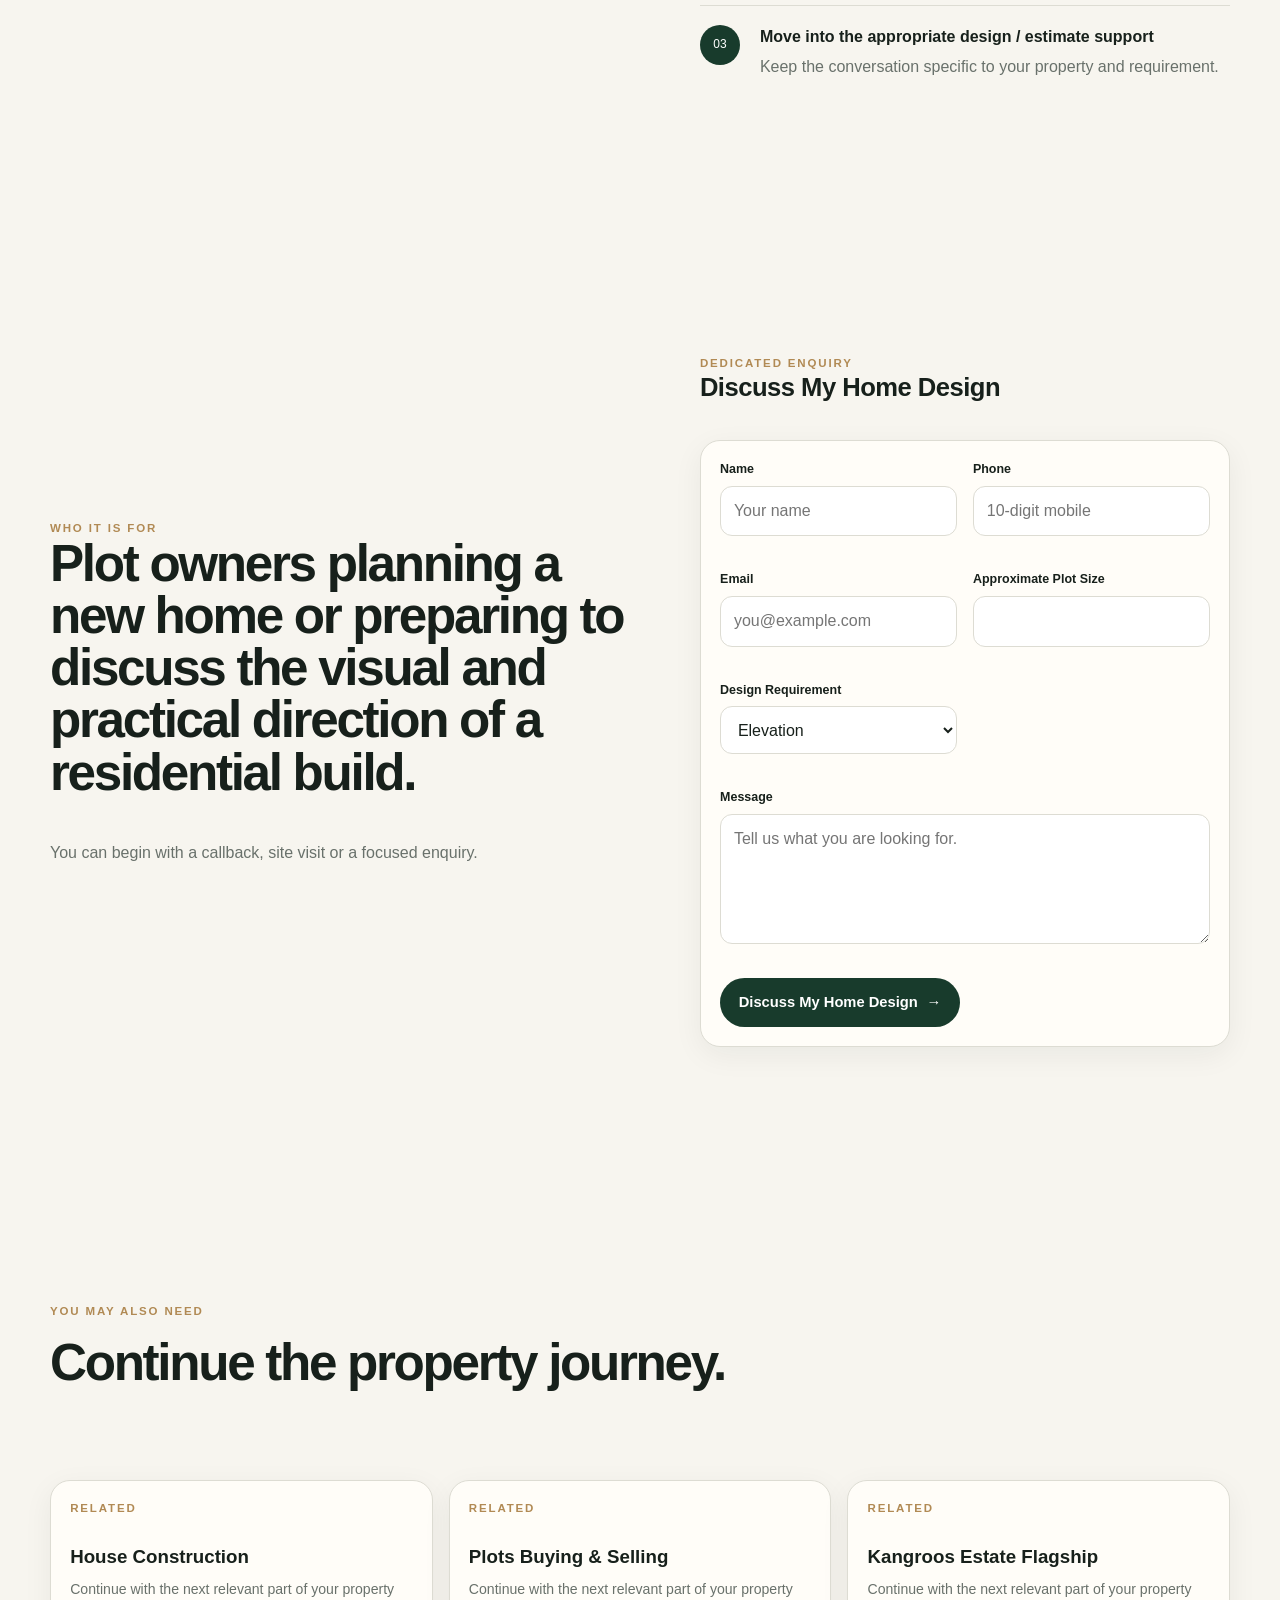
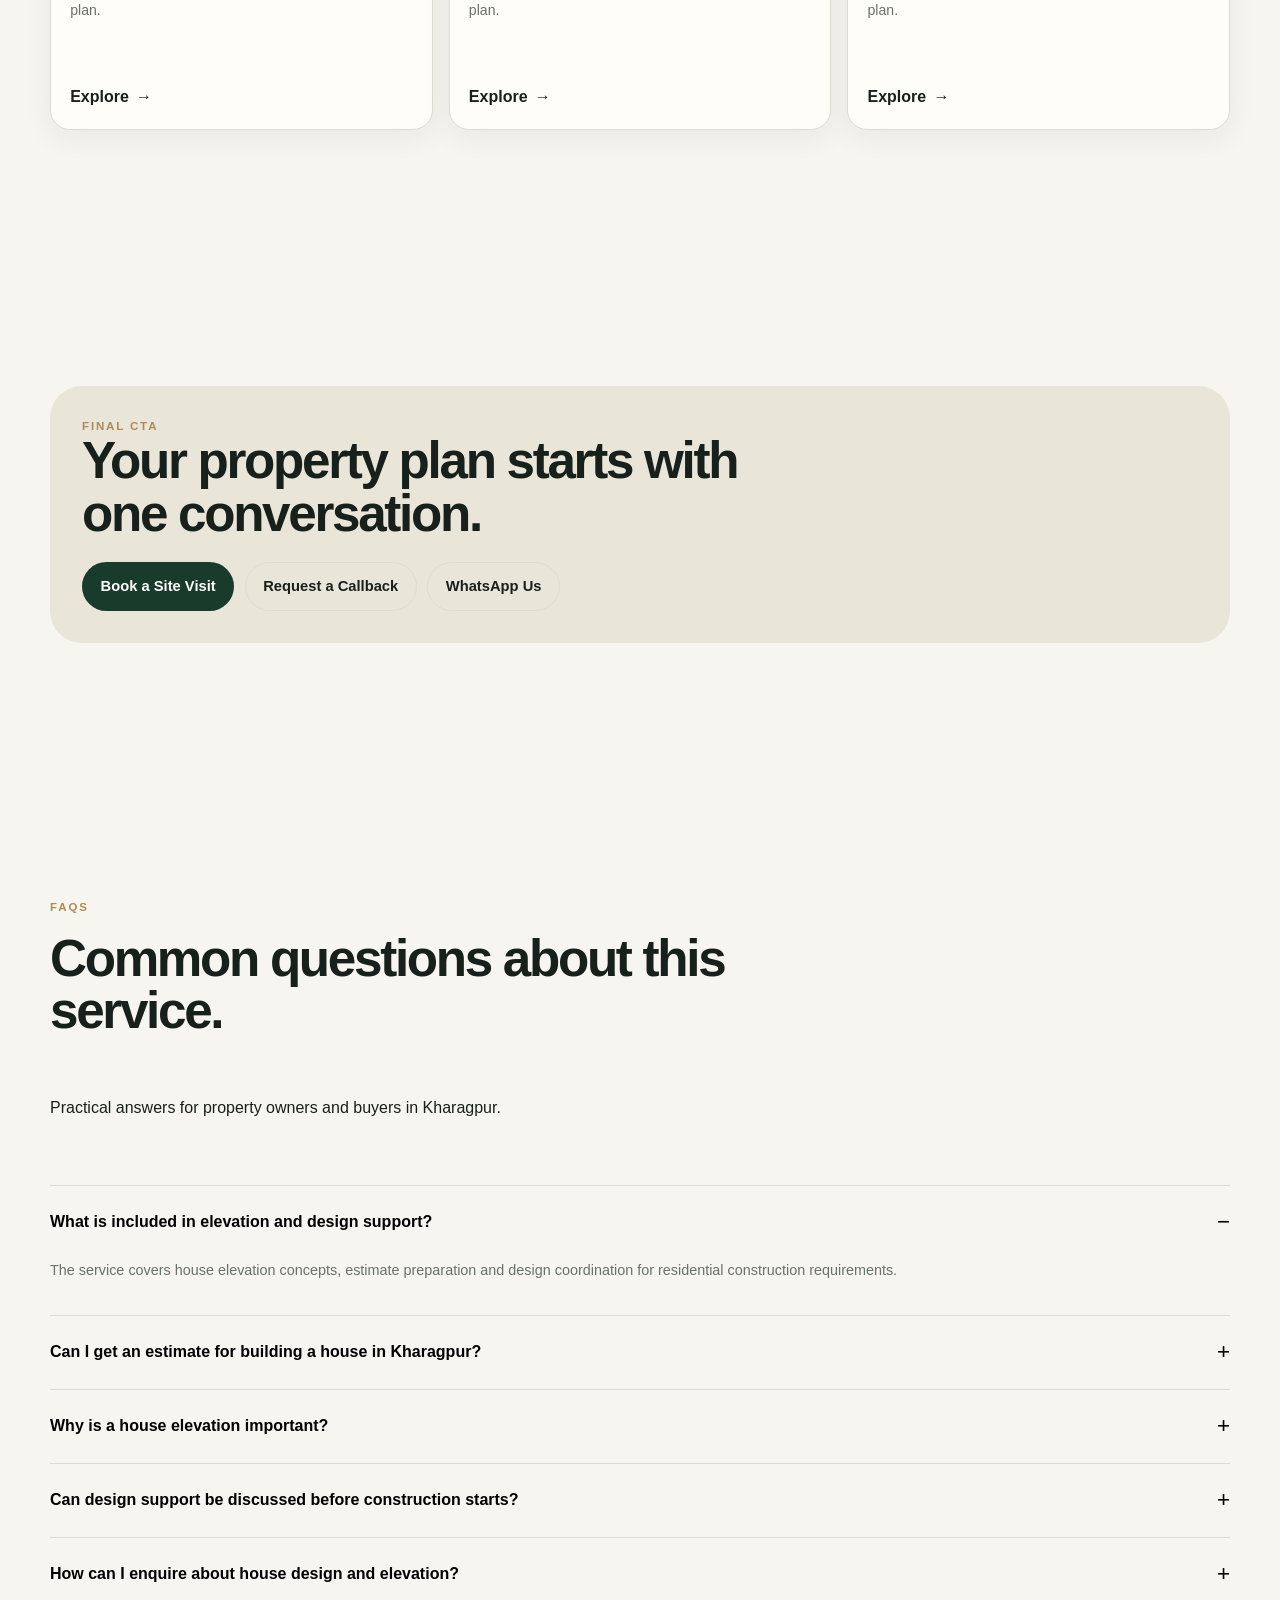
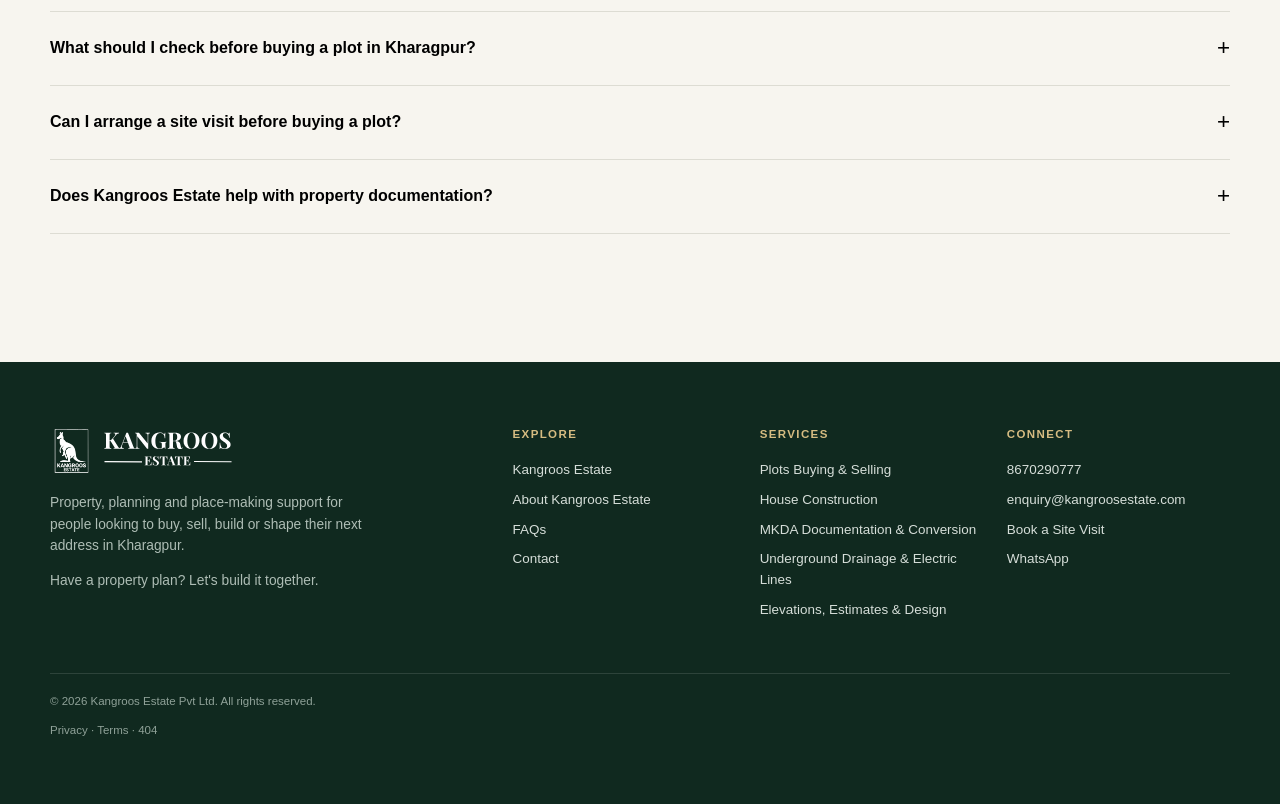
<file: services/elevations-estimates-design.html>
<!doctype html><html lang="en"><head><meta charset="utf-8"><meta name="viewport" content="width=device-width,initial-scale=1,viewport-fit=cover">
<link rel="icon" href="../assets/images/logo/favicon.svg" type="image/svg+xml">
<link rel="manifest" href="../site.webmanifest">
<title>House Elevation, Estimate &amp; Design in Kharagpur | Kangroos Estate</title>
<meta name="description" content="Get house elevation, estimate and design coordination support in Kharagpur for residential plots and home construction projects.">
<link rel="canonical" href="https://kangroosestate.com/services/elevations-estimates-design.html">
<meta name="robots" content="index,follow,max-image-preview:large"><meta name="keywords" content="Kharagpur real estate, residential plots in Kharagpur, plots for sale Kharagpur, buy plot in Kharagpur, sell plot in Kharagpur, property in Kharagpur, Paschim Medinipur real estate, house construction Kharagpur"><meta name="author" content="Kangroos Estate Pvt Ltd"><meta name="geo.region" content="IN-WB"><meta name="geo.placename" content="Kharagpur, West Bengal, India"><meta name="geo.position" content="22.3203091;87.369895"><meta name="ICBM" content="22.3203091, 87.369895">
<meta property="og:title" content="House Elevation, Estimate &amp; Design in Kharagpur | Kangroos Estate"><meta property="og:description" content="Get house elevation, estimate and design coordination support in Kharagpur for residential plots and home construction projects."><meta property="og:url" content="https://kangroosestate.com/services/elevations-estimates-design.html"><meta property="og:image" content="../assets/images/social/default-og.webp"><meta property="og:type" content="website">
<meta name="twitter:card" content="summary_large_image"><meta name="twitter:title" content="House Elevation, Estimate &amp; Design in Kharagpur | Kangroos Estate"><meta name="twitter:description" content="Get house elevation, estimate and design coordination support in Kharagpur for residential plots and home construction projects."><meta name="twitter:image" content="../assets/images/social/default-og.webp">
<link rel="stylesheet" href="../css/reset.css"><link rel="stylesheet" href="../css/variables.css"><link rel="stylesheet" href="../css/global.css"><link rel="stylesheet" href="../css/components.css"><link rel="stylesheet" href="../css/pages.css"><link rel="stylesheet" href="../css/responsive.css">
<script defer src="../js/config.js"></script><script defer src="../js/analytics.js"></script><script defer src="../js/navigation.js"></script><script defer src="../js/accordion.js"></script><script defer src="../js/forms.js"></script><script defer src="../js/main.js"></script>
</head><body><a class="skip-link" href="#main">Skip to content</a><header class="header"><div class="container header-inner"><a class="brand" href="../index.html" aria-label="Kangroos Estate home"><img src="../assets/images/logo/logo.svg" alt="Kangroos Estate"></a>
<nav class="nav" aria-label="Primary navigation"><a href="../index.html" >Home</a><a href="../project/kangroos-estate.html" >Kangroos Estate</a>
<div class="nav-item" data-dropdown><button class="nav-toggle" data-dropdown-trigger aria-expanded="false">Services <span aria-hidden="true">⌄</span></button><div class="dropdown" role="menu"><a href="../services/plots-buying-selling.html" role="menuitem">Plots Buying & Selling</a><a href="../services/house-construction.html" role="menuitem">House Construction</a><a href="../services/mkda-documentation-conversion.html" role="menuitem">MKDA Documentation & Conversion</a><a href="../services/underground-drainage-electric-lines.html" role="menuitem">Underground Drainage & Electric Lines</a><a href="../services/elevations-estimates-design.html" role="menuitem">Elevations, Estimates & Design</a></div></div><a href="../about.html" >About</a><a href="../contact.html" >Contact</a></nav>
<div class="header-actions"><a class="btn btn-secondary" href="../contact.html#callback">Get a Callback</a><a class="btn btn-primary" href="../contact.html?intent=site-visit" data-track="site_visit_click">Book a Site Visit <span aria-hidden="true">↗</span></a></div>
<button class="menu-button" data-menu-button aria-expanded="false" aria-controls="mobile-nav" aria-label="Open menu"><span></span></button></div></header>
<nav id="mobile-nav" class="mobile-nav" data-mobile-nav aria-label="Mobile navigation"><div class="container"><ul>
<li><a href="../index.html">Home</a></li><li><a href="../project/kangroos-estate.html">Kangroos Estate</a></li><li><a href="../services/index.html">Services</a></li><li><a class="mobile-sub" href="../services/plots-buying-selling.html">Plots Buying & Selling</a></li><li><a class="mobile-sub" href="../services/house-construction.html">House Construction</a></li><li><a class="mobile-sub" href="../services/mkda-documentation-conversion.html">MKDA Documentation & Conversion</a></li><li><a class="mobile-sub" href="../services/underground-drainage-electric-lines.html">Underground Drainage & Electric Lines</a></li><li><a class="mobile-sub" href="../services/elevations-estimates-design.html">Elevations, Estimates & Design</a></li><li><a href="../about.html">About</a></li><li><a href="../contact.html">Contact</a></li></ul><div class="mobile-actions"><a class="btn btn-primary" href="tel:8670290777" data-track="call_click">Call Now</a><a class="btn btn-secondary" href="https://wa.me/8670290777" data-track="whatsapp_click">WhatsApp</a><a class="btn btn-gold" href="../contact.html?intent=site-visit" data-track="site_visit_click">Book a Site Visit</a></div></div></nav><nav class="breadcrumbs container" aria-label="Breadcrumb"><ol><li><a href="../index.html">Home</a></li><li><a href="../services/index.html">Services</a></li><li aria-current="page">House Elevations, Estimates & Design in Kharagpur</li></ol></nav><main id="main"><section class="page-hero"><div class="container hero-grid"><div><div class="eyebrow">Elevations / estimates / design</div><h1 class="display">House Elevations, Estimates & Design in Kharagpur</h1><p><strong>See your home before you build it.</strong> A considered home begins with a considered visual and practical direction. Kangroos Estate supports elevations, design, estimates, planning and design coordination.</p><div class="hero-actions"><a class="btn btn-primary" href="#enquiry">Discuss My Home Design</a><a class="btn btn-secondary" href="../contact.html">Start a Conversation</a></div></div><div class="hero-art service-hero-art"><img src="../assets/images/services/design-elevation.webp" width="1600" height="1000" alt="Architectural visual for House Elevations, Estimates &amp; Design in Kharagpur" loading="eager"></div></div></section>
<section class="section"><div class="container split"><div class="feature-copy"><div class="eyebrow">The challenge</div><h2 class="h2">When the visual idea, scope and construction requirements are disconnected, important decisions can become harder to sequence.</h2></div><div class="feature-copy"><div class="eyebrow">Our approach</div><p class="muted">Bring the plot, size and design requirement into one conversation and shape an appropriate design, elevation and estimate pathway.</p></div></div></section>
<section class="section"><div class="container"><div class="section-head"><div class="eyebrow">Benefits</div><h2 class="h2">A more focused service conversation.</h2></div><div class="grid grid-3"><div class="scope-card card reveal"><span class="eyebrow">+</span><h3>Elevation direction</h3><p class="muted">A clearly defined part of the service conversation.</p></div><div class="scope-card card reveal"><span class="eyebrow">+</span><h3>Design coordination</h3><p class="muted">A clearly defined part of the service conversation.</p></div><div class="scope-card card reveal"><span class="eyebrow">+</span><h3>Estimate support</h3><p class="muted">A clearly defined part of the service conversation.</p></div><div class="scope-card card reveal"><span class="eyebrow">+</span><h3>Planning support</h3><p class="muted">A clearly defined part of the service conversation.</p></div></div></div></section><section class="section dark-section"><div class="container"><div class="section-head"><div class="eyebrow">Scope</div><h2 class="h2">What this service covers.</h2></div><div class="grid grid-2"><article class="card scope-card reveal"><span class="eyebrow">ELEVATIONS</span><p class="muted">Discuss the exterior visual direction for your proposed home.</p></article><article class="card scope-card reveal"><span class="eyebrow">ESTIMATES</span><p class="muted">Structure the estimate requirement around the intended scope.</p></article><article class="card scope-card reveal"><span class="eyebrow">PLANNING</span><p class="muted">Align the early planning conversation with the plot and home requirement.</p></article><article class="card scope-card reveal"><span class="eyebrow">DESIGN COORDINATION</span><p class="muted">Coordinate design inputs with the broader construction journey.</p></article></div></div></section><section class="section"><div class="container split"><div><div class="eyebrow">Process</div><h2 class="h2">Three useful steps to start.</h2></div><div class="process"><div class="process-step"><span class="step-no">01</span><div><strong>Share plot and approximate size</strong><p class="muted">Keep the conversation specific to your property and requirement.</p></div></div><div class="process-step"><span class="step-no">02</span><div><strong>Discuss visual and functional requirements</strong><p class="muted">Keep the conversation specific to your property and requirement.</p></div></div><div class="process-step"><span class="step-no">03</span><div><strong>Move into the appropriate design / estimate support</strong><p class="muted">Keep the conversation specific to your property and requirement.</p></div></div></div></div></section><section class="section"><div class="container split"><div class="feature-copy"><div class="eyebrow">Who it is for</div><h2 class="h2">Plot owners planning a new home or preparing to discuss the visual and practical direction of a residential build.</h2><p class="muted">You can begin with a callback, site visit or a focused enquiry.</p></div><div id="enquiry" class="form-wrap"><div><div class="eyebrow">Dedicated enquiry</div><h2 class="h3">Discuss My Home Design</h2></div><form class="form-card card" data-lead-form data-service="design_enquiry" data-page-type="design" data-project="Kangroos Estate"><input type="hidden" name="page_type" value="design"><input type="text" name="website_hp" class="honeypot" tabindex="-1" autocomplete="off" aria-hidden="true"><div class="form-grid">
<div class="field"><label for="name">Name</label><input id="name" type="text" name="name" placeholder="Your name" autocomplete="" required><span class="error" aria-live="polite"></span></div><div class="field"><label for="phone">Phone</label><input id="phone" type="tel" name="phone" placeholder="10-digit mobile" autocomplete="" required><span class="error" aria-live="polite"></span></div><div class="field"><label for="email">Email</label><input id="email" type="email" name="email" placeholder="you@example.com" autocomplete="" ><span class="error" aria-live="polite"></span></div>
<div class="field"><label for="plot-size">Approximate Plot Size</label><input id="plot-size" name="plot_size"><span class="error"></span></div><div class="field"><label for="design-requirement">Design Requirement</label><select id="design-requirement" name="design_requirement"><option>Elevation</option><option>Estimate</option><option>Planning</option><option>Design coordination</option></select><span class="error"></span></div>
<div class="field full"><label for="message">Message</label><textarea id="message" name="message" placeholder="Tell us what you are looking for."></textarea><span class="error"></span></div></div><div style="margin-top:1rem"><button class="btn btn-primary" type="submit">Discuss My Home Design <span aria-hidden="true">→</span></button><div class="form-status" data-form-status role="status" aria-live="polite"></div></div></form></div></div></section><section class="section"><div class="container"><div class="section-head"><div class="eyebrow">You may also need</div><h2 class="h2">Continue the property journey.</h2></div><div class="grid grid-3"><a class="service-card card reveal" href="house-construction.html"><span class="eyebrow">Related</span><h3>House Construction</h3><p class="muted">Continue with the next relevant part of your property plan.</p><span class="text-link">Explore <span>→</span></span></a><a class="service-card card reveal" href="plots-buying-selling.html"><span class="eyebrow">Related</span><h3>Plots Buying & Selling</h3><p class="muted">Continue with the next relevant part of your property plan.</p><span class="text-link">Explore <span>→</span></span></a><a class="service-card card reveal" href="../project/kangroos-estate.html"><span class="eyebrow">Related</span><h3>Kangroos Estate Flagship</h3><p class="muted">Continue with the next relevant part of your property plan.</p><span class="text-link">Explore <span>→</span></span></a></div></div></section><section class="section"><div class="container"><div class="cta-band"><div class="eyebrow">Final CTA</div><h2 class="h2">Your property plan starts with one conversation.</h2><div class="hero-actions"><a class="btn btn-primary" href="../contact.html?intent=site-visit">Book a Site Visit</a><a class="btn btn-secondary" href="../contact.html#callback">Request a Callback</a><a class="btn btn-secondary" href="https://wa.me/8670290777">WhatsApp Us</a></div></div></div></section><section class="section"><div class="container"><div class="section-head"><div class="eyebrow">FAQs</div><h2 class="h2">Common questions about this service.</h2><p>Practical answers for property owners and buyers in Kharagpur.</p></div><div class="faq"><div class="faq-item open"><button class="faq-q" data-accordion-button aria-expanded="true"><span>What is included in elevation and design support?</span><span data-accordion-icon>−</span></button><div class="faq-a"><div><p>The service covers house elevation concepts, estimate preparation and design coordination for residential construction requirements.</p></div></div></div><div class="faq-item "><button class="faq-q" data-accordion-button aria-expanded="false"><span>Can I get an estimate for building a house in Kharagpur?</span><span data-accordion-icon>+</span></button><div class="faq-a"><div><p>Yes. Estimates can be discussed based on plot dimensions, house size, design requirements, specifications and other project inputs.</p></div></div></div><div class="faq-item "><button class="faq-q" data-accordion-button aria-expanded="false"><span>Why is a house elevation important?</span><span data-accordion-icon>+</span></button><div class="faq-a"><div><p>An elevation helps establish the external architectural character and can be coordinated with the internal planning, site conditions and construction requirements.</p></div></div></div><div class="faq-item "><button class="faq-q" data-accordion-button aria-expanded="false"><span>Can design support be discussed before construction starts?</span><span data-accordion-icon>+</span></button><div class="faq-a"><div><p>Yes. It is generally useful to discuss design, estimate and site requirements before committing to construction execution.</p></div></div></div><div class="faq-item "><button class="faq-q" data-accordion-button aria-expanded="false"><span>How can I enquire about house design and elevation?</span><span data-accordion-icon>+</span></button><div class="faq-a"><div><p>Call or WhatsApp 8670290777 or email enquiry@kangroosestate.com with your plot and design requirements.</p></div></div></div><div class="faq-item "><button class="faq-q" data-accordion-button aria-expanded="false"><span>What should I check before buying a plot in Kharagpur?</span><span data-accordion-icon>+</span></button><div class="faq-a"><div><p>Before purchasing land, review ownership and title documents, chain of title, land records, mutation details where applicable, access, land-use considerations, encumbrances, boundaries and applicable local approvals. Independent legal verification is recommended before committing funds.</p></div></div></div><div class="faq-item "><button class="faq-q" data-accordion-button aria-expanded="false"><span>Can I arrange a site visit before buying a plot?</span><span data-accordion-icon>+</span></button><div class="faq-a"><div><p>Yes. You can request a site visit to understand the location, access, surroundings and site conditions before proceeding with a property enquiry.</p></div></div></div><div class="faq-item "><button class="faq-q" data-accordion-button aria-expanded="false"><span>Does Kangroos Estate help with property documentation?</span><span data-accordion-icon>+</span></button><div class="faq-a"><div><p>Yes. Kangroos Estate offers documentation and process-support services related to property enquiries. Legal or government approvals should always be verified with the appropriate authority or qualified professional.</p></div></div></div></div></div></section></main><footer class="footer"><div class="container"><div class="footer-grid"><div><a class="brand" href="../index.html"><img src="../assets/images/logo/logo-dark.svg" alt="Kangroos Estate"></a><p style="max-width:330px;margin-top:1rem">Property, planning and place-making support for people looking to buy, sell, build or shape their next address in Kharagpur.</p><p>Have a property plan? Let's build it together.</p></div><div class="footer-links"><div><h3>Explore</h3><a href="../project/kangroos-estate.html">Kangroos Estate</a><a href="../about.html">About Kangroos Estate</a><a href="../faq.html">FAQs</a><a href="../contact.html">Contact</a></div><div><h3>Services</h3><a href="../services/plots-buying-selling.html">Plots Buying & Selling</a><a href="../services/house-construction.html">House Construction</a><a href="../services/mkda-documentation-conversion.html">MKDA Documentation & Conversion</a><a href="../services/underground-drainage-electric-lines.html">Underground Drainage & Electric Lines</a><a href="../services/elevations-estimates-design.html">Elevations, Estimates & Design</a></div><div><h3>Connect</h3><a href="tel:8670290777" data-config-phone data-track="call_click">8670290777</a><a href="mailto:enquiry@kangroosestate.com" data-config-email>enquiry@kangroosestate.com</a><a href="../contact.html">Book a Site Visit</a><a href="https://wa.me/8670290777" data-track="whatsapp_click">WhatsApp</a></div></div></div><div class="footer-bottom"><span>© 2026 Kangroos Estate Pvt Ltd. All rights reserved.</span><span><a href="../privacy-policy.html">Privacy</a> · <a href="../terms.html">Terms</a> · <a href="../404.html">404</a></span></div></div></footer><div class="sticky-cta" aria-label="Quick contact"><a href="tel:8670290777" data-track="call_click">Call</a><a href="https://wa.me/8670290777" data-track="whatsapp_click">WhatsApp</a><a href="../contact.html" data-track="cta_click">Enquire</a></div><script type="application/ld+json">{"@context":"https://schema.org","@type":"WebPage","name":"House Elevations, Estimates & Design in Kharagpur","url":"https://kangroosestate.com/services/elevations-estimates-design.html"}</script><script type="application/ld+json">{"@context":"https://schema.org","@type":"RealEstateAgent","name":"Kangroos Estate Pvt Ltd","url":"https://kangroosestate.com/","telephone":"+918670290777","email":"enquiry@kangroosestate.com","areaServed":[{"@type":"City","name":"Kharagpur"},{"@type":"AdministrativeArea","name":"Paschim Medinipur"},{"@type":"State","name":"West Bengal"}],"address":{"@type":"PostalAddress","addressLocality":"Kharagpur","addressRegion":"West Bengal","addressCountry":"IN"},"geo":{"@type":"GeoCoordinates","latitude":"22.3203091","longitude":"87.369895"}}</script><script type="application/ld+json">{"@context":"https://schema.org","@type":"FAQPage","mainEntity":[{"@type":"Question","name":"What is included in elevation and design support?","acceptedAnswer":{"@type":"Answer","text":"The service covers house elevation concepts, estimate preparation and design coordination for residential construction requirements."}},{"@type":"Question","name":"Can I get an estimate for building a house in Kharagpur?","acceptedAnswer":{"@type":"Answer","text":"Yes. Estimates can be discussed based on plot dimensions, house size, design requirements, specifications and other project inputs."}},{"@type":"Question","name":"Why is a house elevation important?","acceptedAnswer":{"@type":"Answer","text":"An elevation helps establish the external architectural character and can be coordinated with the internal planning, site conditions and construction requirements."}},{"@type":"Question","name":"Can design support be discussed before construction starts?","acceptedAnswer":{"@type":"Answer","text":"Yes. It is generally useful to discuss design, estimate and site requirements before committing to construction execution."}},{"@type":"Question","name":"How can I enquire about house design and elevation?","acceptedAnswer":{"@type":"Answer","text":"Call or WhatsApp 8670290777 or email enquiry@kangroosestate.com with your plot and design requirements."}},{"@type":"Question","name":"What should I check before buying a plot in Kharagpur?","acceptedAnswer":{"@type":"Answer","text":"Before purchasing land, review ownership and title documents, chain of title, land records, mutation details where applicable, access, land-use considerations, encumbrances, boundaries and applicable local approvals. Independent legal verification is recommended before committing funds."}},{"@type":"Question","name":"Can I arrange a site visit before buying a plot?","acceptedAnswer":{"@type":"Answer","text":"Yes. You can request a site visit to understand the location, access, surroundings and site conditions before proceeding with a property enquiry."}},{"@type":"Question","name":"Does Kangroos Estate help with property documentation?","acceptedAnswer":{"@type":"Answer","text":"Yes. Kangroos Estate offers documentation and process-support services related to property enquiries. Legal or government approvals should always be verified with the appropriate authority or qualified professional."}}]}</script></body></html>
</file>
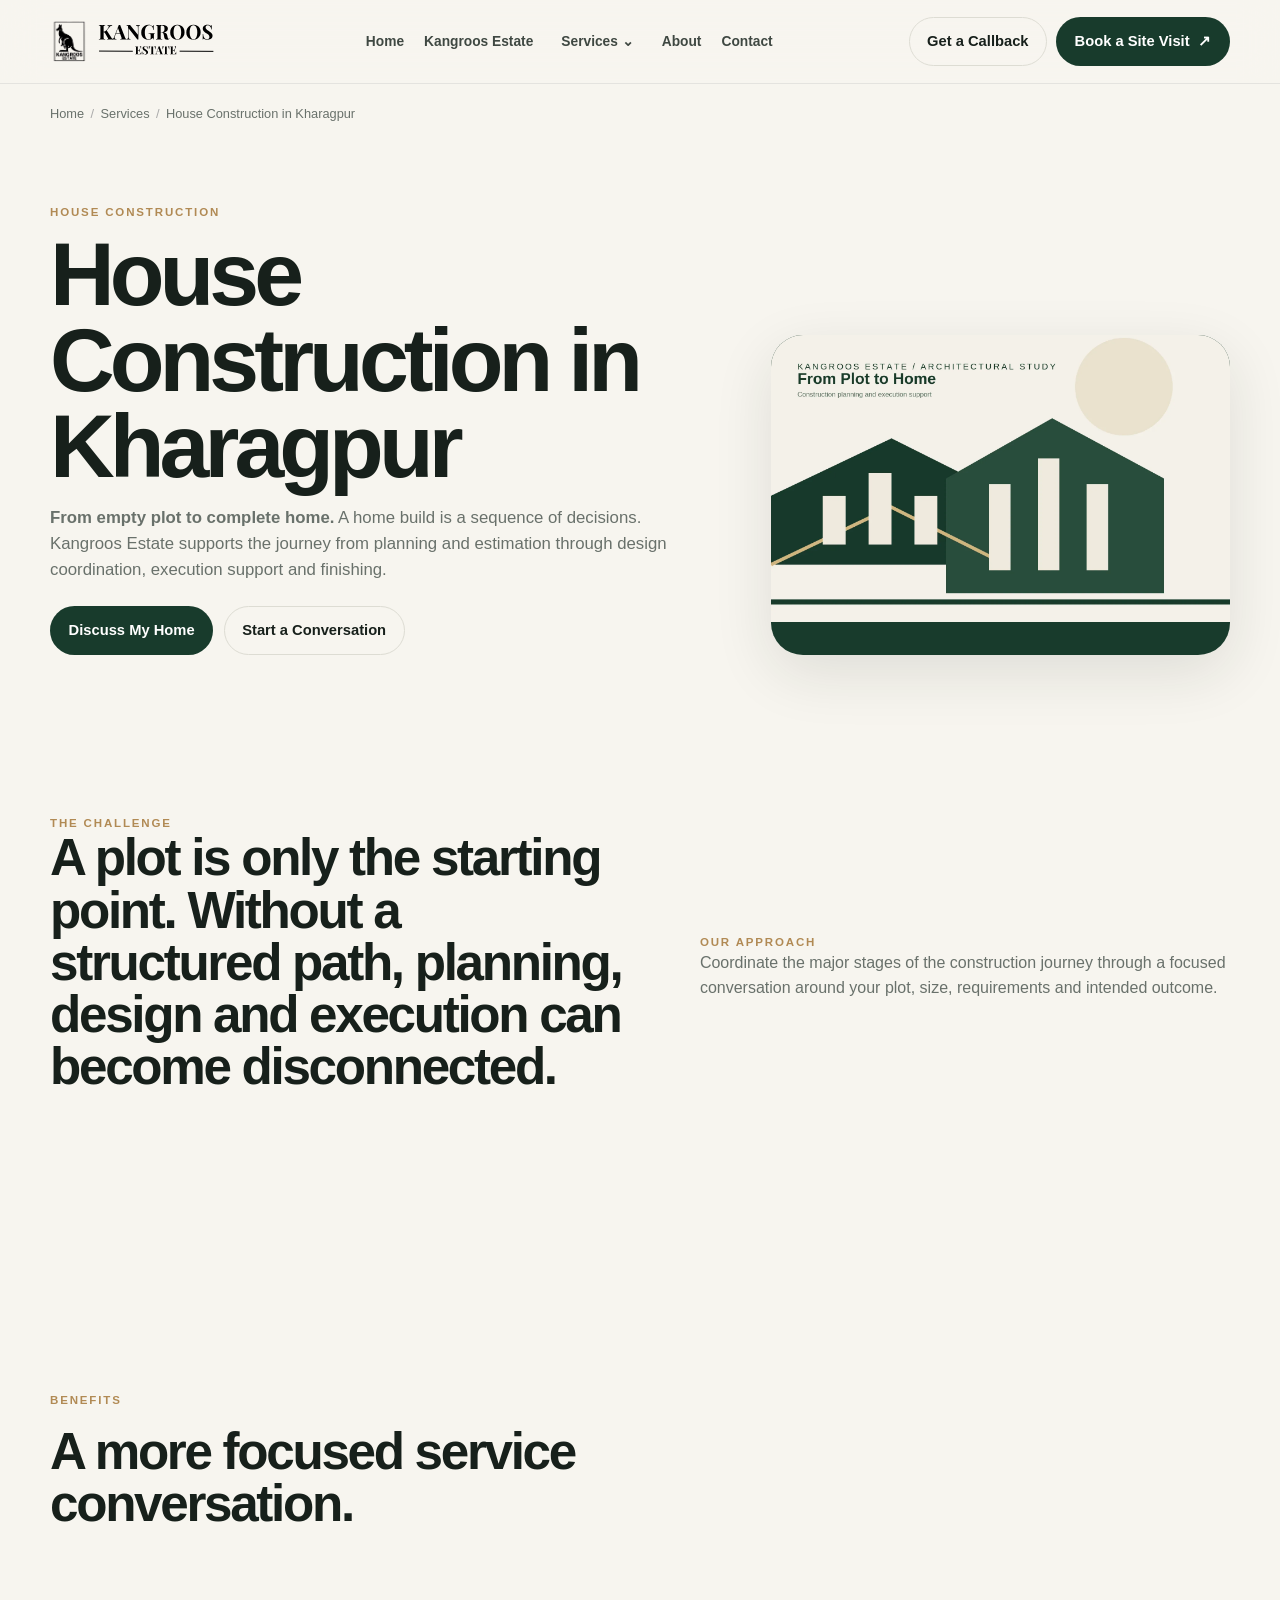
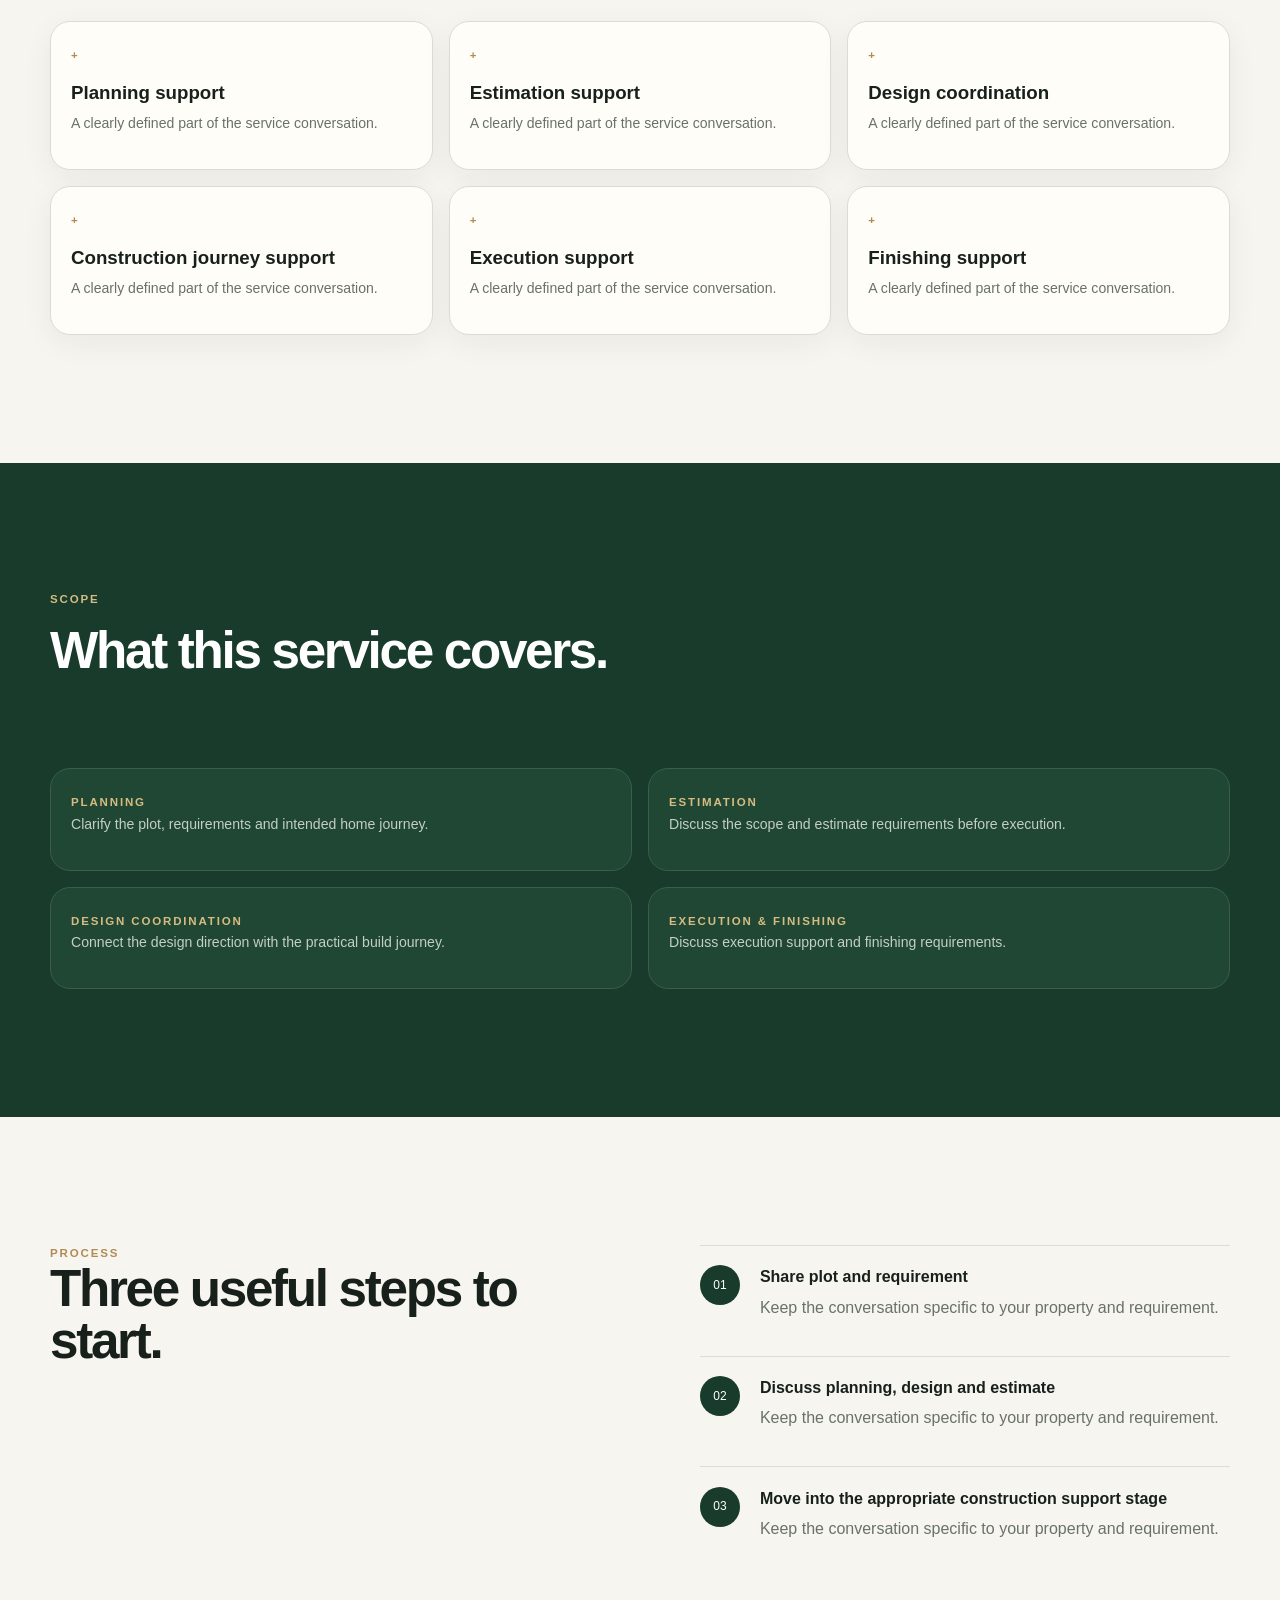
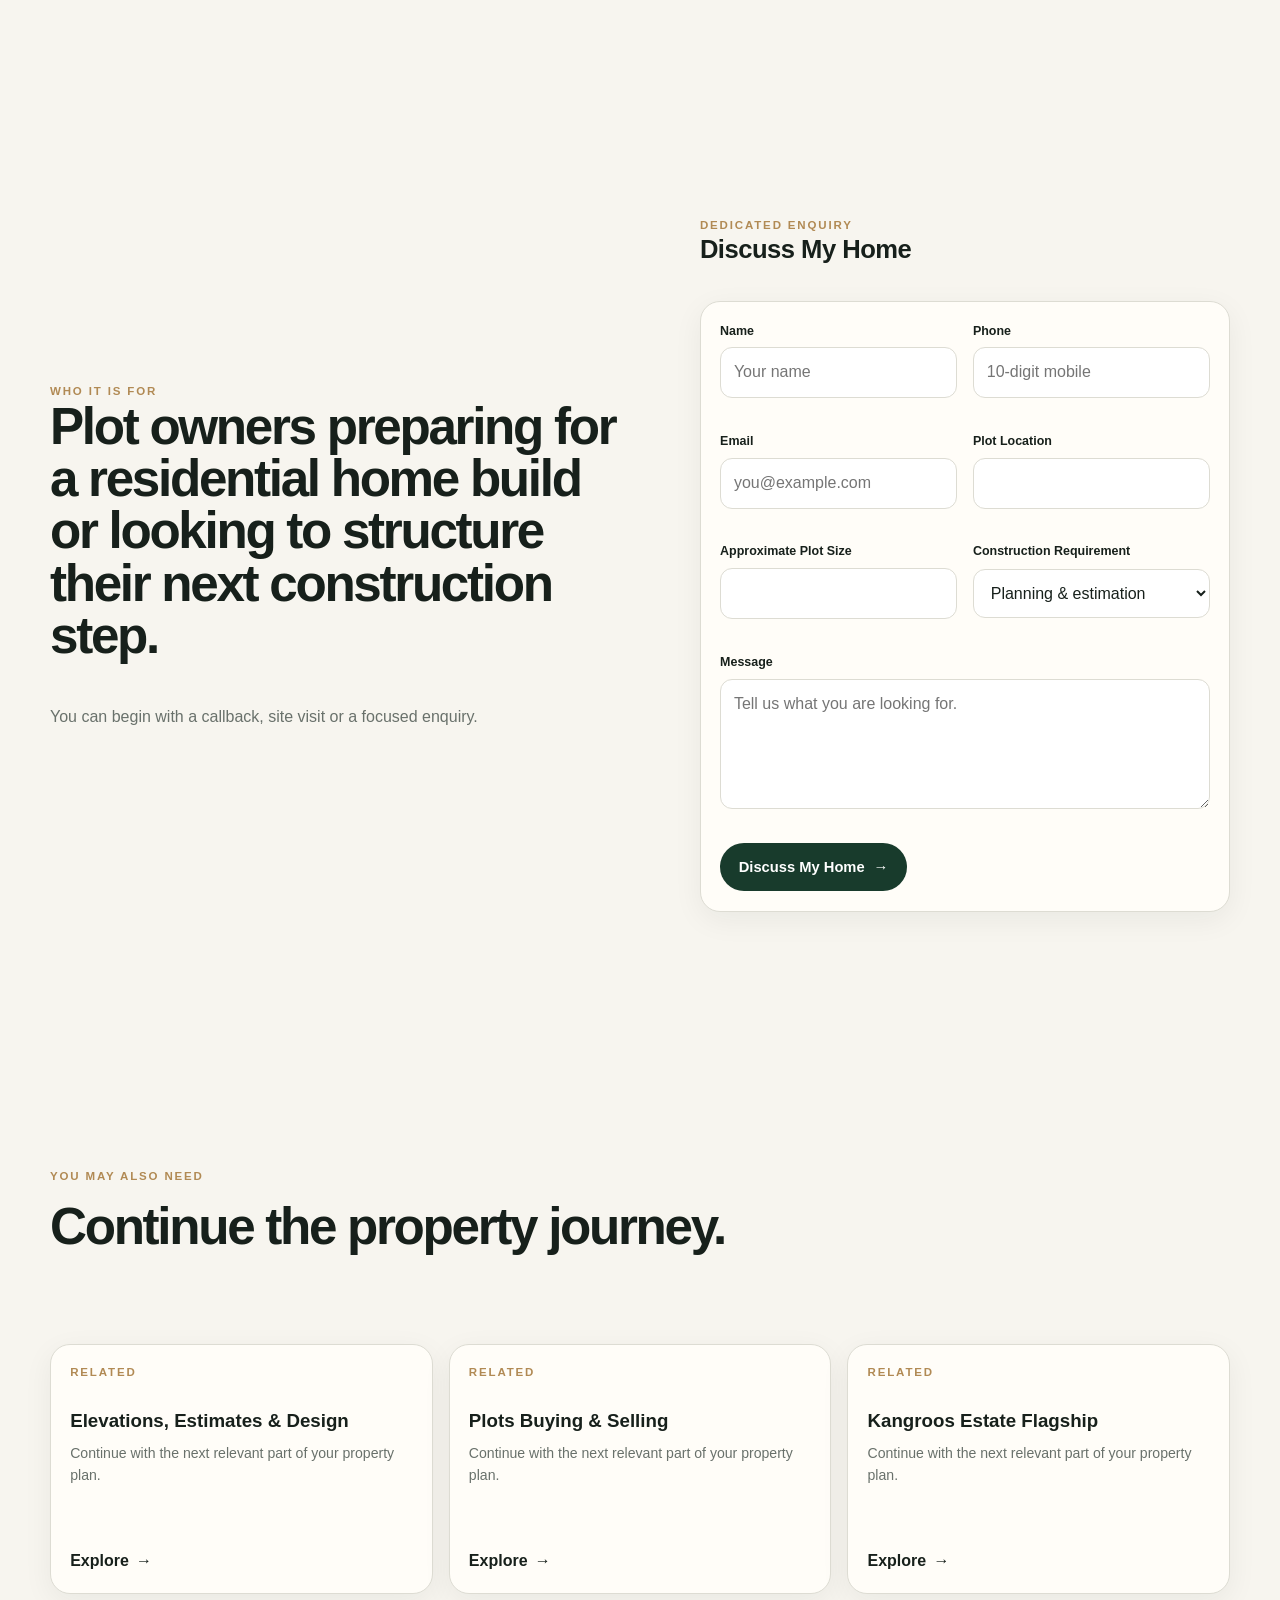
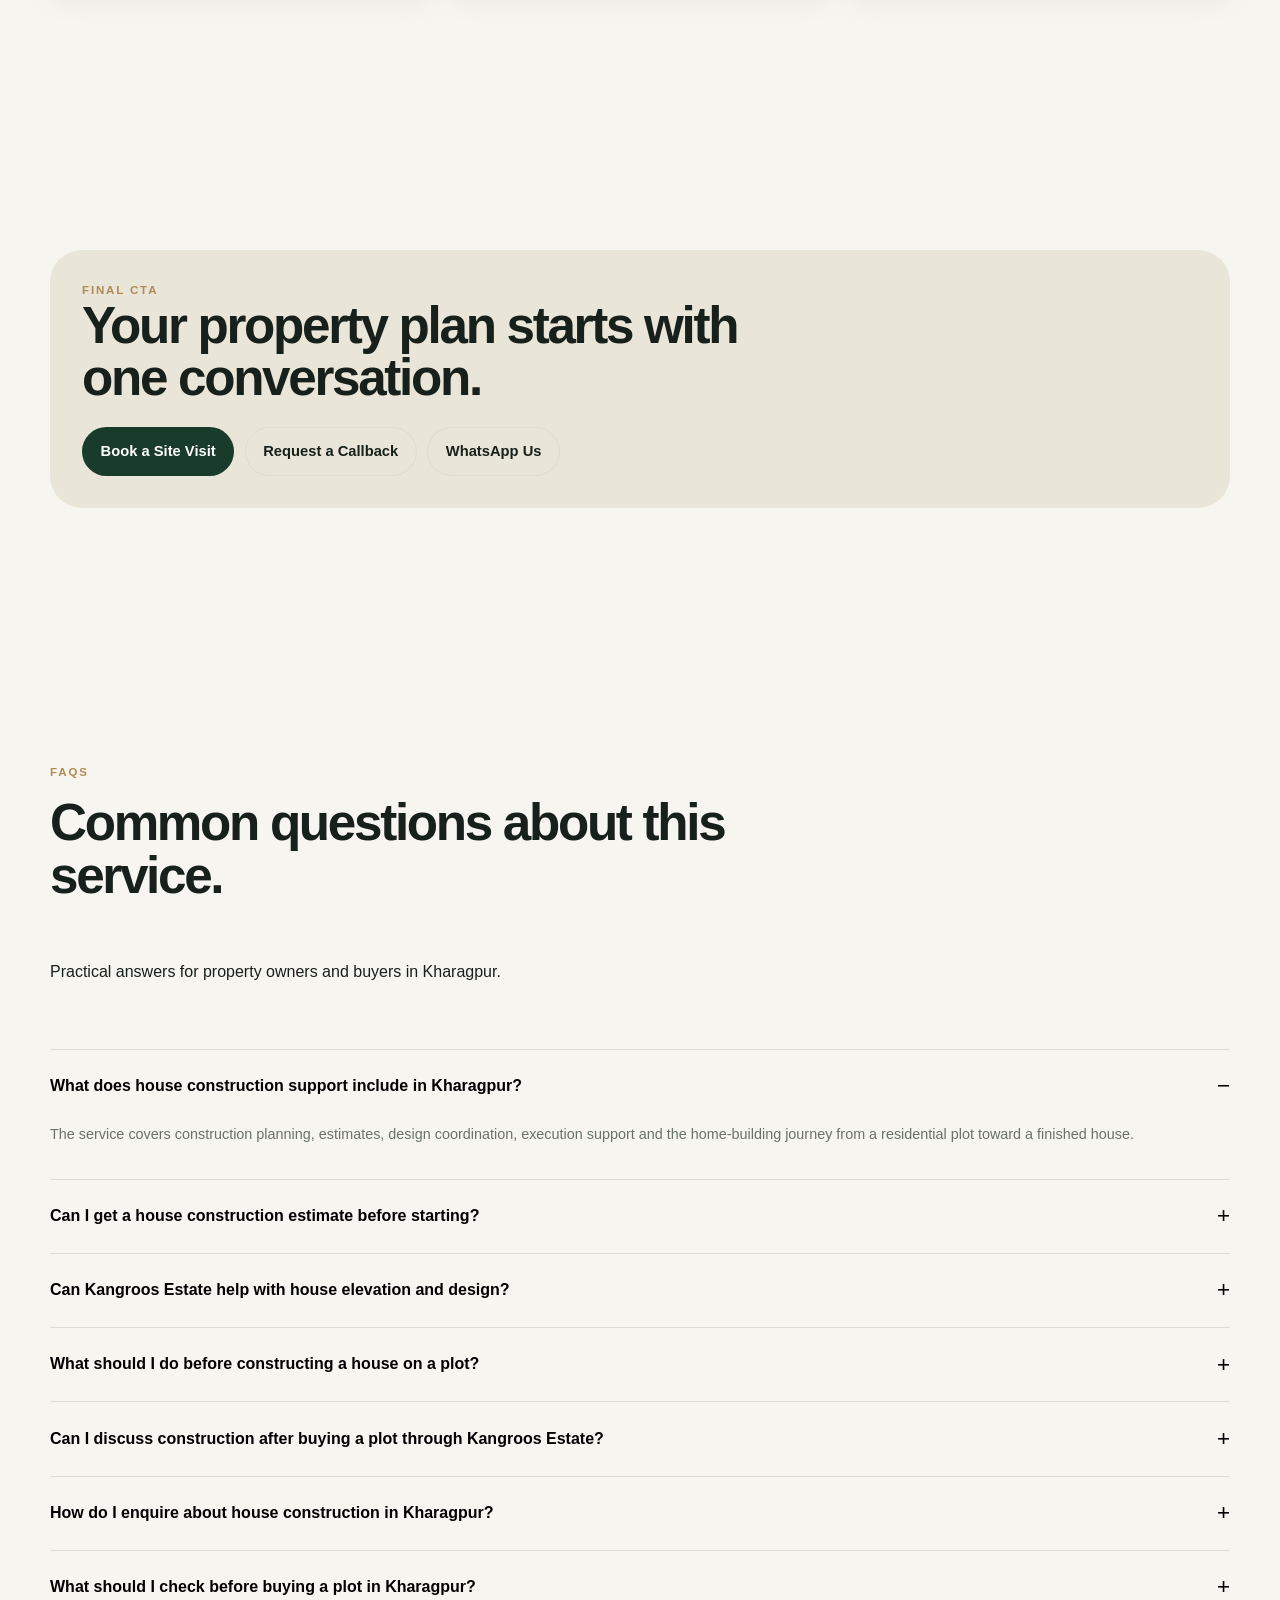
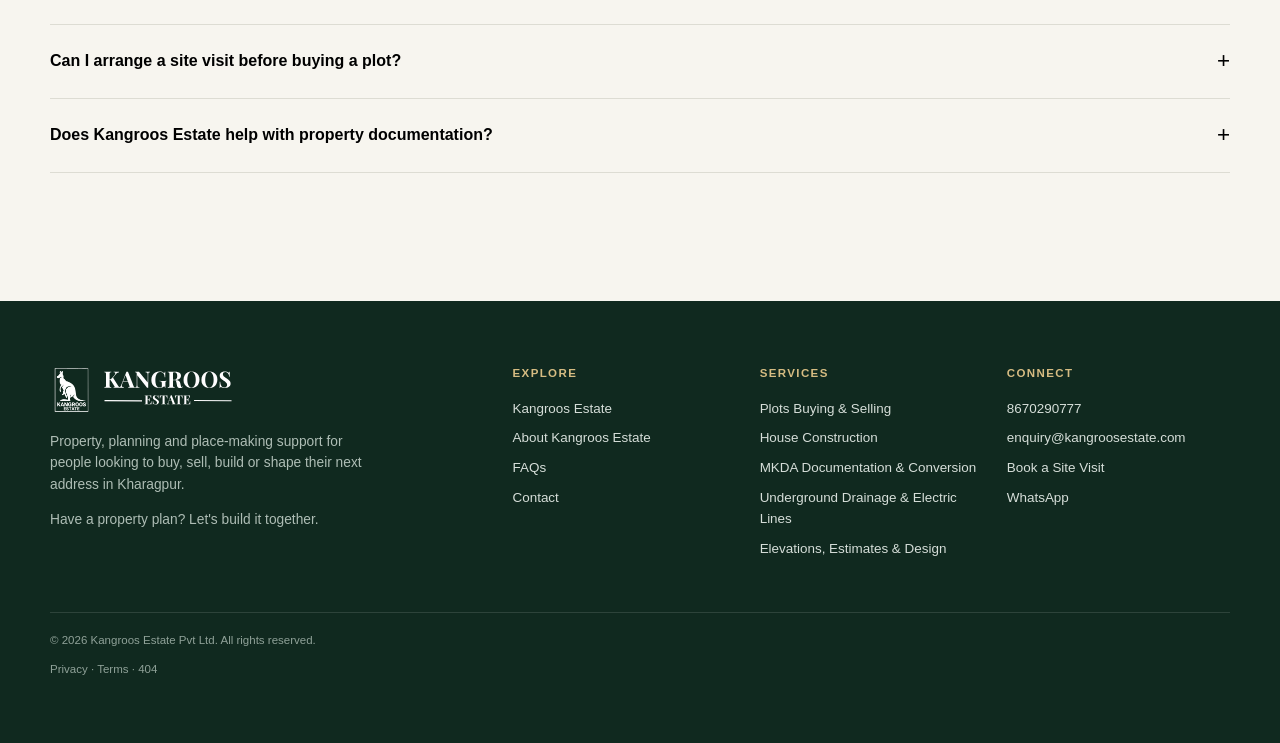
<file: services/house-construction.html>
<!doctype html><html lang="en"><head><meta charset="utf-8"><meta name="viewport" content="width=device-width,initial-scale=1,viewport-fit=cover">
<link rel="icon" href="../assets/images/logo/favicon.svg" type="image/svg+xml">
<link rel="manifest" href="../site.webmanifest">
<title>House Construction in Kharagpur | Kangroos Estate</title>
<meta name="description" content="Plan and build your home in Kharagpur with Kangroos Estate. Explore house construction support, estimates, design coordination, execution planning and property guidance.">
<link rel="canonical" href="https://kangroosestate.com/services/house-construction.html">
<meta name="robots" content="index,follow,max-image-preview:large"><meta name="keywords" content="Kharagpur real estate, residential plots in Kharagpur, plots for sale Kharagpur, buy plot in Kharagpur, sell plot in Kharagpur, property in Kharagpur, Paschim Medinipur real estate, house construction Kharagpur"><meta name="author" content="Kangroos Estate Pvt Ltd"><meta name="geo.region" content="IN-WB"><meta name="geo.placename" content="Kharagpur, West Bengal, India"><meta name="geo.position" content="22.3203091;87.369895"><meta name="ICBM" content="22.3203091, 87.369895">
<meta property="og:title" content="House Construction in Kharagpur | Kangroos Estate"><meta property="og:description" content="Plan and build your home in Kharagpur with Kangroos Estate. Explore house construction support, estimates, design coordination, execution planning and property guidance."><meta property="og:url" content="https://kangroosestate.com/services/house-construction.html"><meta property="og:image" content="../assets/images/social/default-og.webp"><meta property="og:type" content="website">
<meta name="twitter:card" content="summary_large_image"><meta name="twitter:title" content="House Construction in Kharagpur | Kangroos Estate"><meta name="twitter:description" content="Plan and build your home in Kharagpur with Kangroos Estate. Explore house construction support, estimates, design coordination, execution planning and property guidance."><meta name="twitter:image" content="../assets/images/social/default-og.webp">
<link rel="stylesheet" href="../css/reset.css"><link rel="stylesheet" href="../css/variables.css"><link rel="stylesheet" href="../css/global.css"><link rel="stylesheet" href="../css/components.css"><link rel="stylesheet" href="../css/pages.css"><link rel="stylesheet" href="../css/responsive.css">
<script defer src="../js/config.js"></script><script defer src="../js/analytics.js"></script><script defer src="../js/navigation.js"></script><script defer src="../js/accordion.js"></script><script defer src="../js/forms.js"></script><script defer src="../js/main.js"></script>
</head><body><a class="skip-link" href="#main">Skip to content</a><header class="header"><div class="container header-inner"><a class="brand" href="../index.html" aria-label="Kangroos Estate home"><img src="../assets/images/logo/logo.svg" alt="Kangroos Estate"></a>
<nav class="nav" aria-label="Primary navigation"><a href="../index.html" >Home</a><a href="../project/kangroos-estate.html" >Kangroos Estate</a>
<div class="nav-item" data-dropdown><button class="nav-toggle" data-dropdown-trigger aria-expanded="false">Services <span aria-hidden="true">⌄</span></button><div class="dropdown" role="menu"><a href="../services/plots-buying-selling.html" role="menuitem">Plots Buying & Selling</a><a href="../services/house-construction.html" role="menuitem">House Construction</a><a href="../services/mkda-documentation-conversion.html" role="menuitem">MKDA Documentation & Conversion</a><a href="../services/underground-drainage-electric-lines.html" role="menuitem">Underground Drainage & Electric Lines</a><a href="../services/elevations-estimates-design.html" role="menuitem">Elevations, Estimates & Design</a></div></div><a href="../about.html" >About</a><a href="../contact.html" >Contact</a></nav>
<div class="header-actions"><a class="btn btn-secondary" href="../contact.html#callback">Get a Callback</a><a class="btn btn-primary" href="../contact.html?intent=site-visit" data-track="site_visit_click">Book a Site Visit <span aria-hidden="true">↗</span></a></div>
<button class="menu-button" data-menu-button aria-expanded="false" aria-controls="mobile-nav" aria-label="Open menu"><span></span></button></div></header>
<nav id="mobile-nav" class="mobile-nav" data-mobile-nav aria-label="Mobile navigation"><div class="container"><ul>
<li><a href="../index.html">Home</a></li><li><a href="../project/kangroos-estate.html">Kangroos Estate</a></li><li><a href="../services/index.html">Services</a></li><li><a class="mobile-sub" href="../services/plots-buying-selling.html">Plots Buying & Selling</a></li><li><a class="mobile-sub" href="../services/house-construction.html">House Construction</a></li><li><a class="mobile-sub" href="../services/mkda-documentation-conversion.html">MKDA Documentation & Conversion</a></li><li><a class="mobile-sub" href="../services/underground-drainage-electric-lines.html">Underground Drainage & Electric Lines</a></li><li><a class="mobile-sub" href="../services/elevations-estimates-design.html">Elevations, Estimates & Design</a></li><li><a href="../about.html">About</a></li><li><a href="../contact.html">Contact</a></li></ul><div class="mobile-actions"><a class="btn btn-primary" href="tel:8670290777" data-track="call_click">Call Now</a><a class="btn btn-secondary" href="https://wa.me/8670290777" data-track="whatsapp_click">WhatsApp</a><a class="btn btn-gold" href="../contact.html?intent=site-visit" data-track="site_visit_click">Book a Site Visit</a></div></div></nav><nav class="breadcrumbs container" aria-label="Breadcrumb"><ol><li><a href="../index.html">Home</a></li><li><a href="../services/index.html">Services</a></li><li aria-current="page">House Construction in Kharagpur</li></ol></nav><main id="main"><section class="page-hero"><div class="container hero-grid"><div><div class="eyebrow">House construction</div><h1 class="display">House Construction in Kharagpur</h1><p><strong>From empty plot to complete home.</strong> A home build is a sequence of decisions. Kangroos Estate supports the journey from planning and estimation through design coordination, execution support and finishing.</p><div class="hero-actions"><a class="btn btn-primary" href="#enquiry">Discuss My Home</a><a class="btn btn-secondary" href="../contact.html">Start a Conversation</a></div></div><div class="hero-art service-hero-art"><img src="../assets/images/homes/home-construction.webp" width="1600" height="1000" alt="Architectural visual for House Construction in Kharagpur" loading="eager"></div></div></section>
<section class="section"><div class="container split"><div class="feature-copy"><div class="eyebrow">The challenge</div><h2 class="h2">A plot is only the starting point. Without a structured path, planning, design and execution can become disconnected.</h2></div><div class="feature-copy"><div class="eyebrow">Our approach</div><p class="muted">Coordinate the major stages of the construction journey through a focused conversation around your plot, size, requirements and intended outcome.</p></div></div></section>
<section class="section"><div class="container"><div class="section-head"><div class="eyebrow">Benefits</div><h2 class="h2">A more focused service conversation.</h2></div><div class="grid grid-3"><div class="scope-card card reveal"><span class="eyebrow">+</span><h3>Planning support</h3><p class="muted">A clearly defined part of the service conversation.</p></div><div class="scope-card card reveal"><span class="eyebrow">+</span><h3>Estimation support</h3><p class="muted">A clearly defined part of the service conversation.</p></div><div class="scope-card card reveal"><span class="eyebrow">+</span><h3>Design coordination</h3><p class="muted">A clearly defined part of the service conversation.</p></div><div class="scope-card card reveal"><span class="eyebrow">+</span><h3>Construction journey support</h3><p class="muted">A clearly defined part of the service conversation.</p></div><div class="scope-card card reveal"><span class="eyebrow">+</span><h3>Execution support</h3><p class="muted">A clearly defined part of the service conversation.</p></div><div class="scope-card card reveal"><span class="eyebrow">+</span><h3>Finishing support</h3><p class="muted">A clearly defined part of the service conversation.</p></div></div></div></section><section class="section dark-section"><div class="container"><div class="section-head"><div class="eyebrow">Scope</div><h2 class="h2">What this service covers.</h2></div><div class="grid grid-2"><article class="card scope-card reveal"><span class="eyebrow">PLANNING</span><p class="muted">Clarify the plot, requirements and intended home journey.</p></article><article class="card scope-card reveal"><span class="eyebrow">ESTIMATION</span><p class="muted">Discuss the scope and estimate requirements before execution.</p></article><article class="card scope-card reveal"><span class="eyebrow">DESIGN COORDINATION</span><p class="muted">Connect the design direction with the practical build journey.</p></article><article class="card scope-card reveal"><span class="eyebrow">EXECUTION & FINISHING</span><p class="muted">Discuss execution support and finishing requirements.</p></article></div></div></section><section class="section"><div class="container split"><div><div class="eyebrow">Process</div><h2 class="h2">Three useful steps to start.</h2></div><div class="process"><div class="process-step"><span class="step-no">01</span><div><strong>Share plot and requirement</strong><p class="muted">Keep the conversation specific to your property and requirement.</p></div></div><div class="process-step"><span class="step-no">02</span><div><strong>Discuss planning, design and estimate</strong><p class="muted">Keep the conversation specific to your property and requirement.</p></div></div><div class="process-step"><span class="step-no">03</span><div><strong>Move into the appropriate construction support stage</strong><p class="muted">Keep the conversation specific to your property and requirement.</p></div></div></div></div></section><section class="section"><div class="container split"><div class="feature-copy"><div class="eyebrow">Who it is for</div><h2 class="h2">Plot owners preparing for a residential home build or looking to structure their next construction step.</h2><p class="muted">You can begin with a callback, site visit or a focused enquiry.</p></div><div id="enquiry" class="form-wrap"><div><div class="eyebrow">Dedicated enquiry</div><h2 class="h3">Discuss My Home</h2></div><form class="form-card card" data-lead-form data-service="construction_enquiry" data-page-type="construction" data-project="Kangroos Estate"><input type="hidden" name="page_type" value="construction"><input type="text" name="website_hp" class="honeypot" tabindex="-1" autocomplete="off" aria-hidden="true"><div class="form-grid">
<div class="field"><label for="name">Name</label><input id="name" type="text" name="name" placeholder="Your name" autocomplete="" required><span class="error" aria-live="polite"></span></div><div class="field"><label for="phone">Phone</label><input id="phone" type="tel" name="phone" placeholder="10-digit mobile" autocomplete="" required><span class="error" aria-live="polite"></span></div><div class="field"><label for="email">Email</label><input id="email" type="email" name="email" placeholder="you@example.com" autocomplete="" ><span class="error" aria-live="polite"></span></div>
<div class="field"><label for="plot-location">Plot Location</label><input id="plot-location" name="plot_location"><span class="error"></span></div><div class="field"><label for="plot-size">Approximate Plot Size</label><input id="plot-size" name="plot_size"><span class="error"></span></div><div class="field"><label for="requirement">Construction Requirement</label><select id="requirement" name="construction_requirement"><option>Planning & estimation</option><option>Design coordination</option><option>Construction journey</option><option>Execution support</option><option>Finishing</option></select><span class="error"></span></div>
<div class="field full"><label for="message">Message</label><textarea id="message" name="message" placeholder="Tell us what you are looking for."></textarea><span class="error"></span></div></div><div style="margin-top:1rem"><button class="btn btn-primary" type="submit">Discuss My Home <span aria-hidden="true">→</span></button><div class="form-status" data-form-status role="status" aria-live="polite"></div></div></form></div></div></section><section class="section"><div class="container"><div class="section-head"><div class="eyebrow">You may also need</div><h2 class="h2">Continue the property journey.</h2></div><div class="grid grid-3"><a class="service-card card reveal" href="elevations-estimates-design.html"><span class="eyebrow">Related</span><h3>Elevations, Estimates & Design</h3><p class="muted">Continue with the next relevant part of your property plan.</p><span class="text-link">Explore <span>→</span></span></a><a class="service-card card reveal" href="plots-buying-selling.html"><span class="eyebrow">Related</span><h3>Plots Buying & Selling</h3><p class="muted">Continue with the next relevant part of your property plan.</p><span class="text-link">Explore <span>→</span></span></a><a class="service-card card reveal" href="../project/kangroos-estate.html"><span class="eyebrow">Related</span><h3>Kangroos Estate Flagship</h3><p class="muted">Continue with the next relevant part of your property plan.</p><span class="text-link">Explore <span>→</span></span></a></div></div></section><section class="section"><div class="container"><div class="cta-band"><div class="eyebrow">Final CTA</div><h2 class="h2">Your property plan starts with one conversation.</h2><div class="hero-actions"><a class="btn btn-primary" href="../contact.html?intent=site-visit">Book a Site Visit</a><a class="btn btn-secondary" href="../contact.html#callback">Request a Callback</a><a class="btn btn-secondary" href="https://wa.me/8670290777">WhatsApp Us</a></div></div></div></section><section class="section"><div class="container"><div class="section-head"><div class="eyebrow">FAQs</div><h2 class="h2">Common questions about this service.</h2><p>Practical answers for property owners and buyers in Kharagpur.</p></div><div class="faq"><div class="faq-item open"><button class="faq-q" data-accordion-button aria-expanded="true"><span>What does house construction support include in Kharagpur?</span><span data-accordion-icon>−</span></button><div class="faq-a"><div><p>The service covers construction planning, estimates, design coordination, execution support and the home-building journey from a residential plot toward a finished house.</p></div></div></div><div class="faq-item "><button class="faq-q" data-accordion-button aria-expanded="false"><span>Can I get a house construction estimate before starting?</span><span data-accordion-icon>+</span></button><div class="faq-a"><div><p>Yes. An estimate can be discussed based on the proposed house requirements, design scope, site conditions, specifications and other project inputs. Final costs depend on the actual project.</p></div></div></div><div class="faq-item "><button class="faq-q" data-accordion-button aria-expanded="false"><span>Can Kangroos Estate help with house elevation and design?</span><span data-accordion-icon>+</span></button><div class="faq-a"><div><p>Yes. Elevation, estimate and design coordination are part of the listed service offering.</p></div></div></div><div class="faq-item "><button class="faq-q" data-accordion-button aria-expanded="false"><span>What should I do before constructing a house on a plot?</span><span data-accordion-icon>+</span></button><div class="faq-a"><div><p>Confirm ownership, site dimensions, access, applicable land-use and building requirements, utilities, drainage, design requirements and permissions relevant to the property before construction begins.</p></div></div></div><div class="faq-item "><button class="faq-q" data-accordion-button aria-expanded="false"><span>Can I discuss construction after buying a plot through Kangroos Estate?</span><span data-accordion-icon>+</span></button><div class="faq-a"><div><p>Yes. You can enquire about construction support after selecting or purchasing a suitable residential plot.</p></div></div></div><div class="faq-item "><button class="faq-q" data-accordion-button aria-expanded="false"><span>How do I enquire about house construction in Kharagpur?</span><span data-accordion-icon>+</span></button><div class="faq-a"><div><p>Call or WhatsApp 8670290777 or email enquiry@kangroosestate.com with your plot location, approximate built-up requirement and construction scope.</p></div></div></div><div class="faq-item "><button class="faq-q" data-accordion-button aria-expanded="false"><span>What should I check before buying a plot in Kharagpur?</span><span data-accordion-icon>+</span></button><div class="faq-a"><div><p>Before purchasing land, review ownership and title documents, chain of title, land records, mutation details where applicable, access, land-use considerations, encumbrances, boundaries and applicable local approvals. Independent legal verification is recommended before committing funds.</p></div></div></div><div class="faq-item "><button class="faq-q" data-accordion-button aria-expanded="false"><span>Can I arrange a site visit before buying a plot?</span><span data-accordion-icon>+</span></button><div class="faq-a"><div><p>Yes. You can request a site visit to understand the location, access, surroundings and site conditions before proceeding with a property enquiry.</p></div></div></div><div class="faq-item "><button class="faq-q" data-accordion-button aria-expanded="false"><span>Does Kangroos Estate help with property documentation?</span><span data-accordion-icon>+</span></button><div class="faq-a"><div><p>Yes. Kangroos Estate offers documentation and process-support services related to property enquiries. Legal or government approvals should always be verified with the appropriate authority or qualified professional.</p></div></div></div></div></div></section></main><footer class="footer"><div class="container"><div class="footer-grid"><div><a class="brand" href="../index.html"><img src="../assets/images/logo/logo-dark.svg" alt="Kangroos Estate"></a><p style="max-width:330px;margin-top:1rem">Property, planning and place-making support for people looking to buy, sell, build or shape their next address in Kharagpur.</p><p>Have a property plan? Let's build it together.</p></div><div class="footer-links"><div><h3>Explore</h3><a href="../project/kangroos-estate.html">Kangroos Estate</a><a href="../about.html">About Kangroos Estate</a><a href="../faq.html">FAQs</a><a href="../contact.html">Contact</a></div><div><h3>Services</h3><a href="../services/plots-buying-selling.html">Plots Buying & Selling</a><a href="../services/house-construction.html">House Construction</a><a href="../services/mkda-documentation-conversion.html">MKDA Documentation & Conversion</a><a href="../services/underground-drainage-electric-lines.html">Underground Drainage & Electric Lines</a><a href="../services/elevations-estimates-design.html">Elevations, Estimates & Design</a></div><div><h3>Connect</h3><a href="tel:8670290777" data-config-phone data-track="call_click">8670290777</a><a href="mailto:enquiry@kangroosestate.com" data-config-email>enquiry@kangroosestate.com</a><a href="../contact.html">Book a Site Visit</a><a href="https://wa.me/8670290777" data-track="whatsapp_click">WhatsApp</a></div></div></div><div class="footer-bottom"><span>© 2026 Kangroos Estate Pvt Ltd. All rights reserved.</span><span><a href="../privacy-policy.html">Privacy</a> · <a href="../terms.html">Terms</a> · <a href="../404.html">404</a></span></div></div></footer><div class="sticky-cta" aria-label="Quick contact"><a href="tel:8670290777" data-track="call_click">Call</a><a href="https://wa.me/8670290777" data-track="whatsapp_click">WhatsApp</a><a href="../contact.html" data-track="cta_click">Enquire</a></div><script type="application/ld+json">{"@context":"https://schema.org","@type":"WebPage","name":"House Construction in Kharagpur","url":"https://kangroosestate.com/services/house-construction.html"}</script><script type="application/ld+json">{"@context":"https://schema.org","@type":"RealEstateAgent","name":"Kangroos Estate Pvt Ltd","url":"https://kangroosestate.com/","telephone":"+918670290777","email":"enquiry@kangroosestate.com","areaServed":[{"@type":"City","name":"Kharagpur"},{"@type":"AdministrativeArea","name":"Paschim Medinipur"},{"@type":"State","name":"West Bengal"}],"address":{"@type":"PostalAddress","addressLocality":"Kharagpur","addressRegion":"West Bengal","addressCountry":"IN"},"geo":{"@type":"GeoCoordinates","latitude":"22.3203091","longitude":"87.369895"}}</script><script type="application/ld+json">{"@context":"https://schema.org","@type":"FAQPage","mainEntity":[{"@type":"Question","name":"What does house construction support include in Kharagpur?","acceptedAnswer":{"@type":"Answer","text":"The service covers construction planning, estimates, design coordination, execution support and the home-building journey from a residential plot toward a finished house."}},{"@type":"Question","name":"Can I get a house construction estimate before starting?","acceptedAnswer":{"@type":"Answer","text":"Yes. An estimate can be discussed based on the proposed house requirements, design scope, site conditions, specifications and other project inputs. Final costs depend on the actual project."}},{"@type":"Question","name":"Can Kangroos Estate help with house elevation and design?","acceptedAnswer":{"@type":"Answer","text":"Yes. Elevation, estimate and design coordination are part of the listed service offering."}},{"@type":"Question","name":"What should I do before constructing a house on a plot?","acceptedAnswer":{"@type":"Answer","text":"Confirm ownership, site dimensions, access, applicable land-use and building requirements, utilities, drainage, design requirements and permissions relevant to the property before construction begins."}},{"@type":"Question","name":"Can I discuss construction after buying a plot through Kangroos Estate?","acceptedAnswer":{"@type":"Answer","text":"Yes. You can enquire about construction support after selecting or purchasing a suitable residential plot."}},{"@type":"Question","name":"How do I enquire about house construction in Kharagpur?","acceptedAnswer":{"@type":"Answer","text":"Call or WhatsApp 8670290777 or email enquiry@kangroosestate.com with your plot location, approximate built-up requirement and construction scope."}},{"@type":"Question","name":"What should I check before buying a plot in Kharagpur?","acceptedAnswer":{"@type":"Answer","text":"Before purchasing land, review ownership and title documents, chain of title, land records, mutation details where applicable, access, land-use considerations, encumbrances, boundaries and applicable local approvals. Independent legal verification is recommended before committing funds."}},{"@type":"Question","name":"Can I arrange a site visit before buying a plot?","acceptedAnswer":{"@type":"Answer","text":"Yes. You can request a site visit to understand the location, access, surroundings and site conditions before proceeding with a property enquiry."}},{"@type":"Question","name":"Does Kangroos Estate help with property documentation?","acceptedAnswer":{"@type":"Answer","text":"Yes. Kangroos Estate offers documentation and process-support services related to property enquiries. Legal or government approvals should always be verified with the appropriate authority or qualified professional."}}]}</script></body></html>
</file>
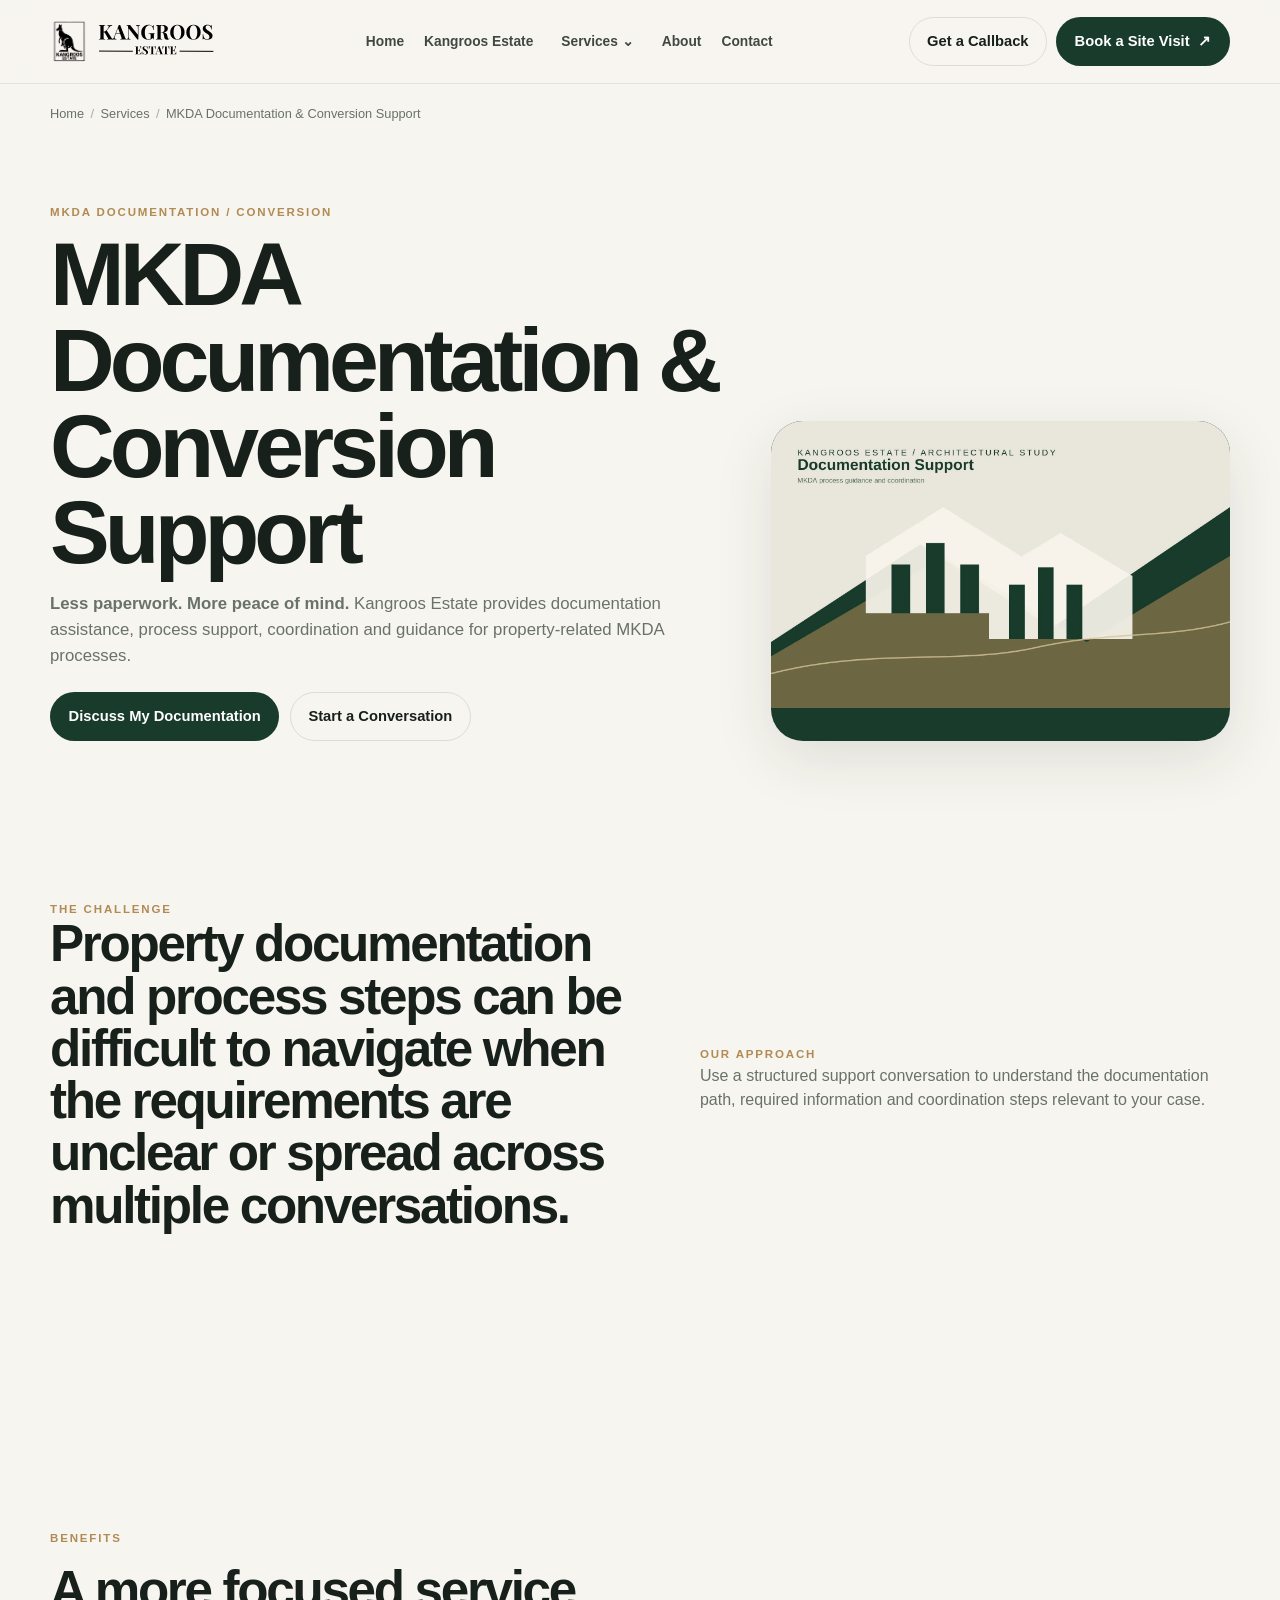
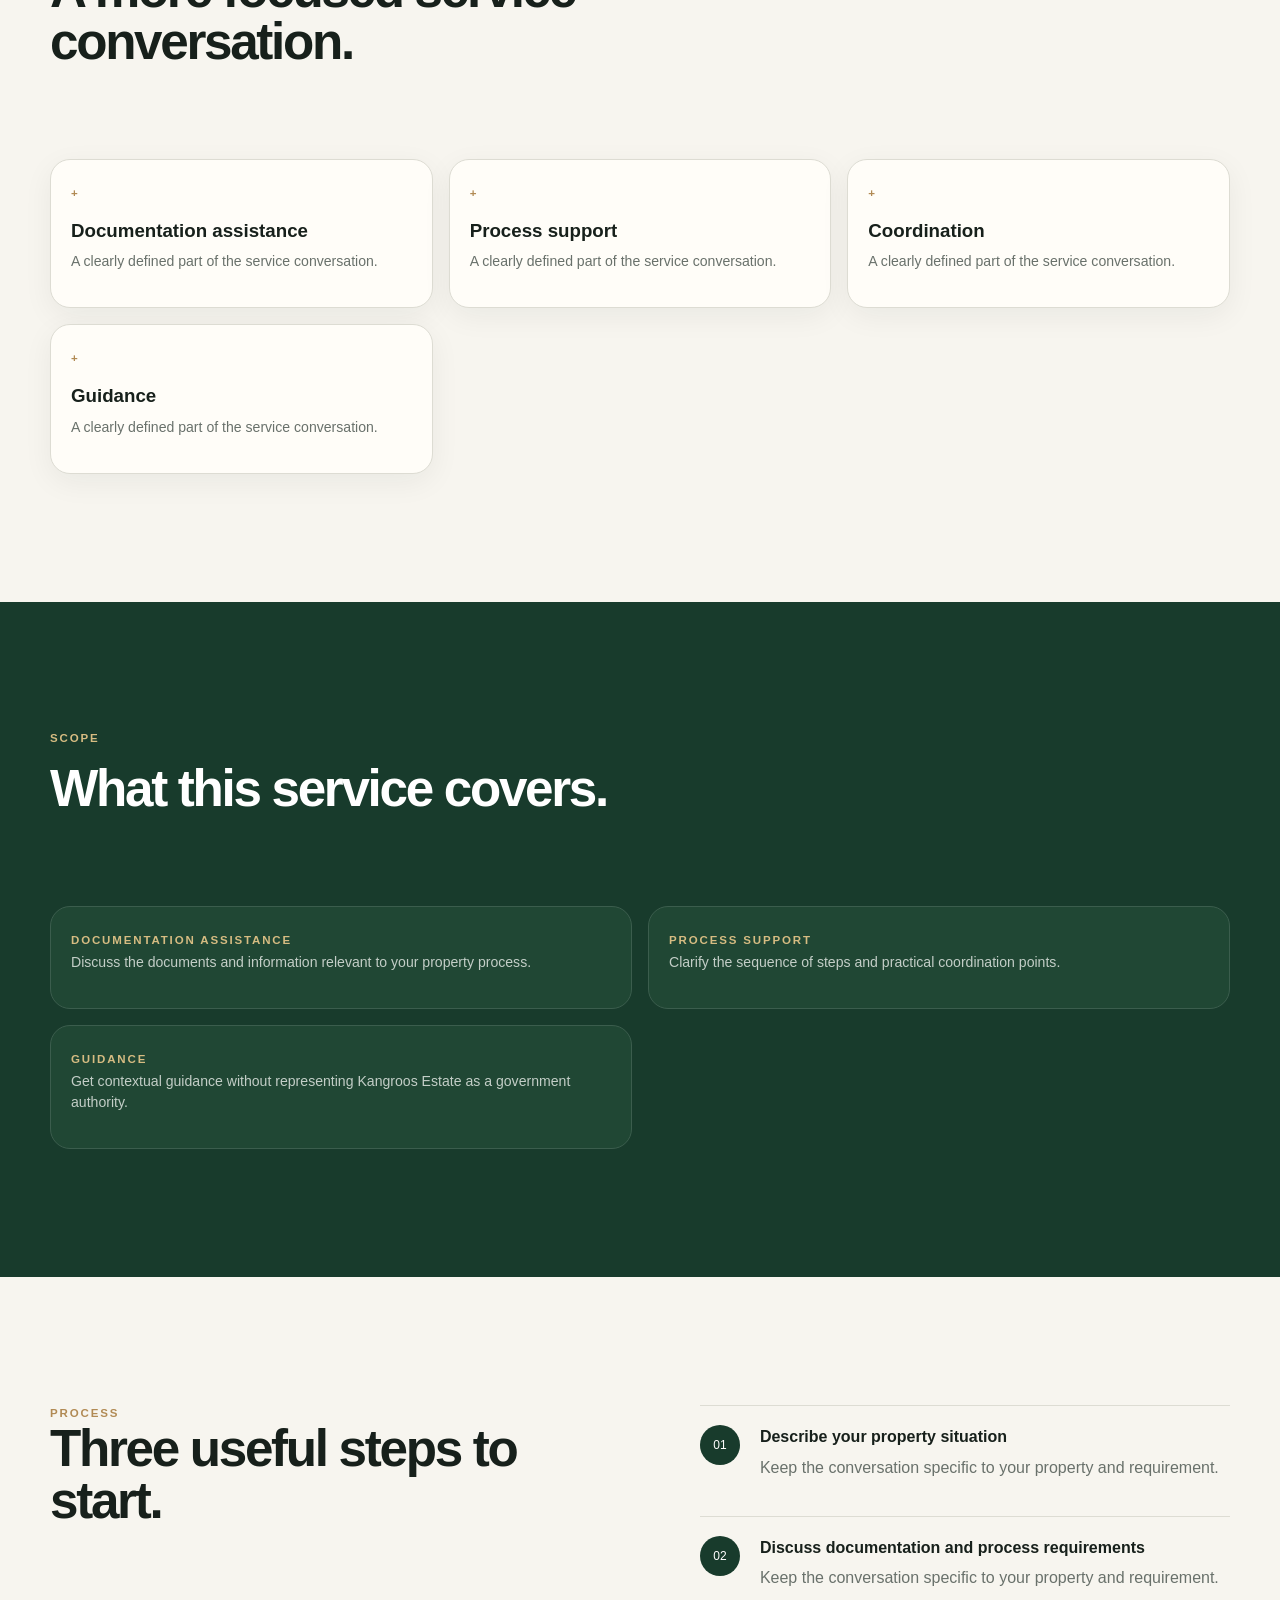
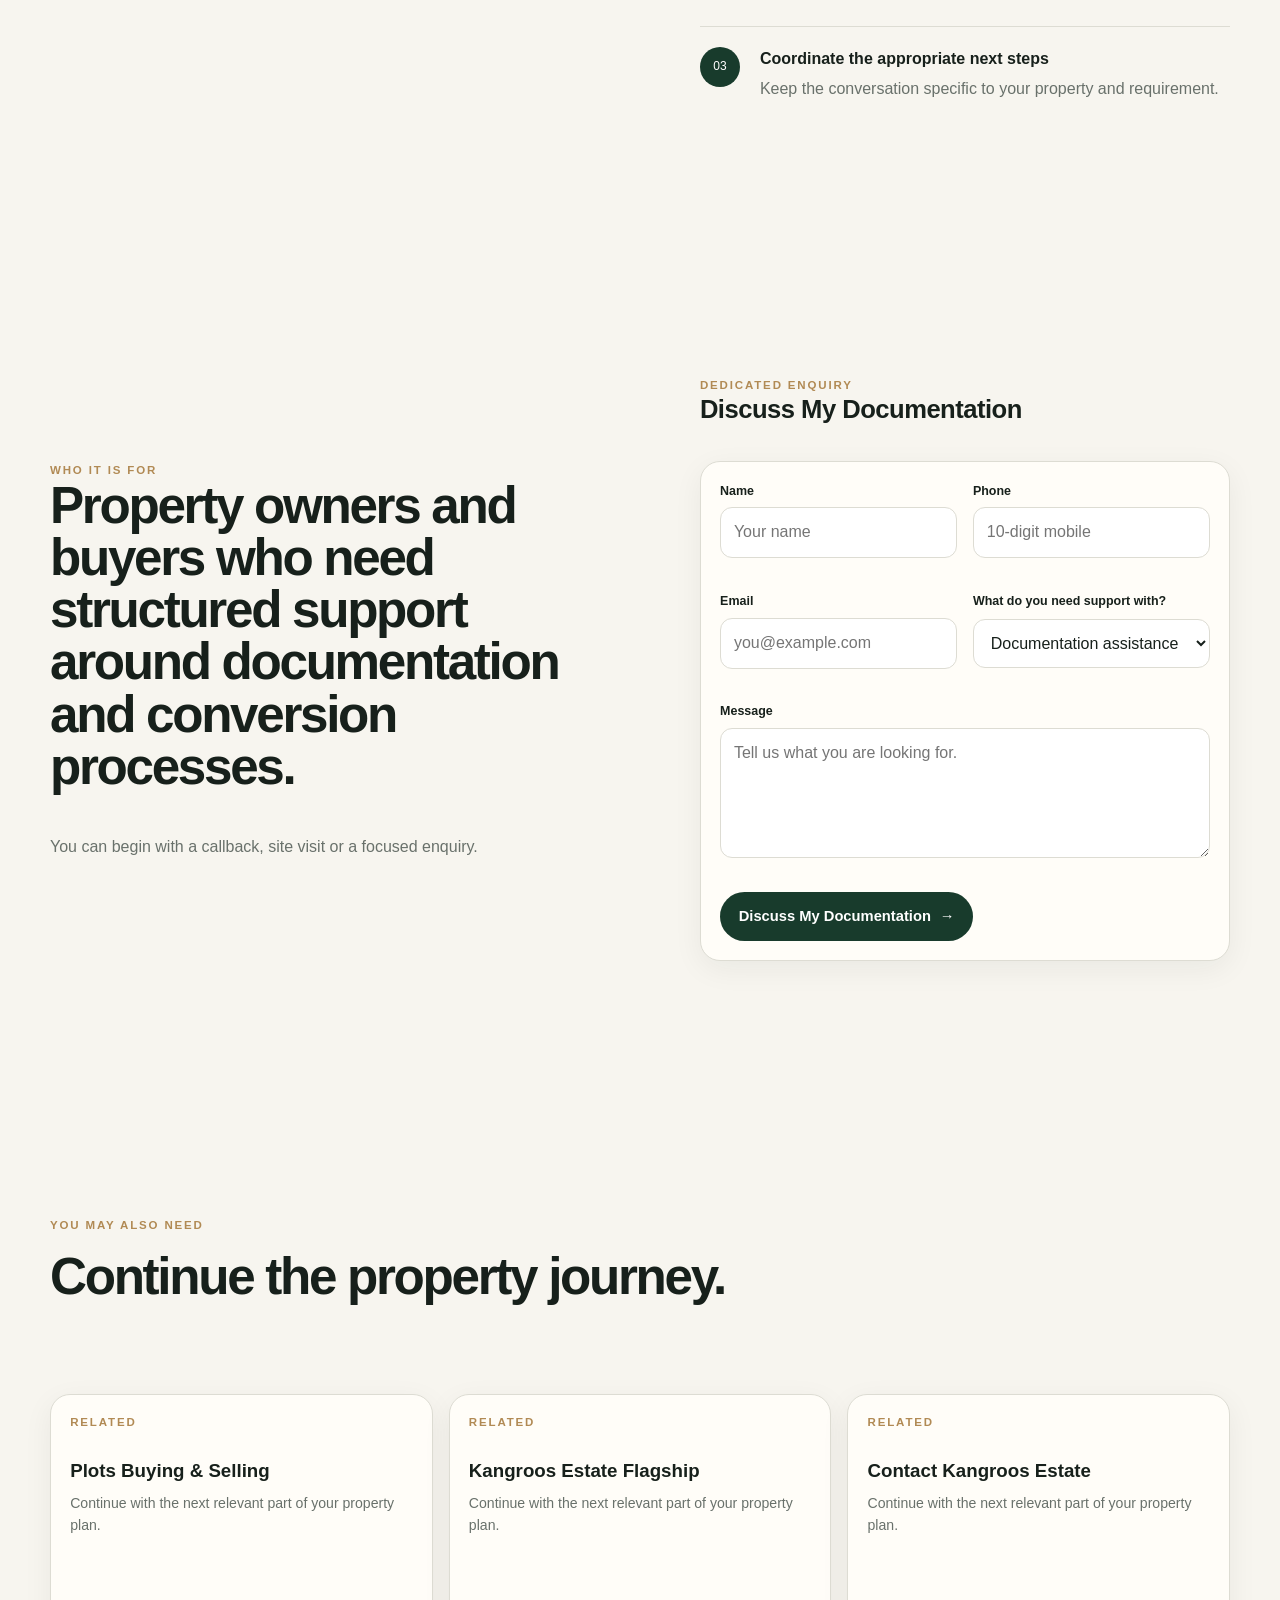
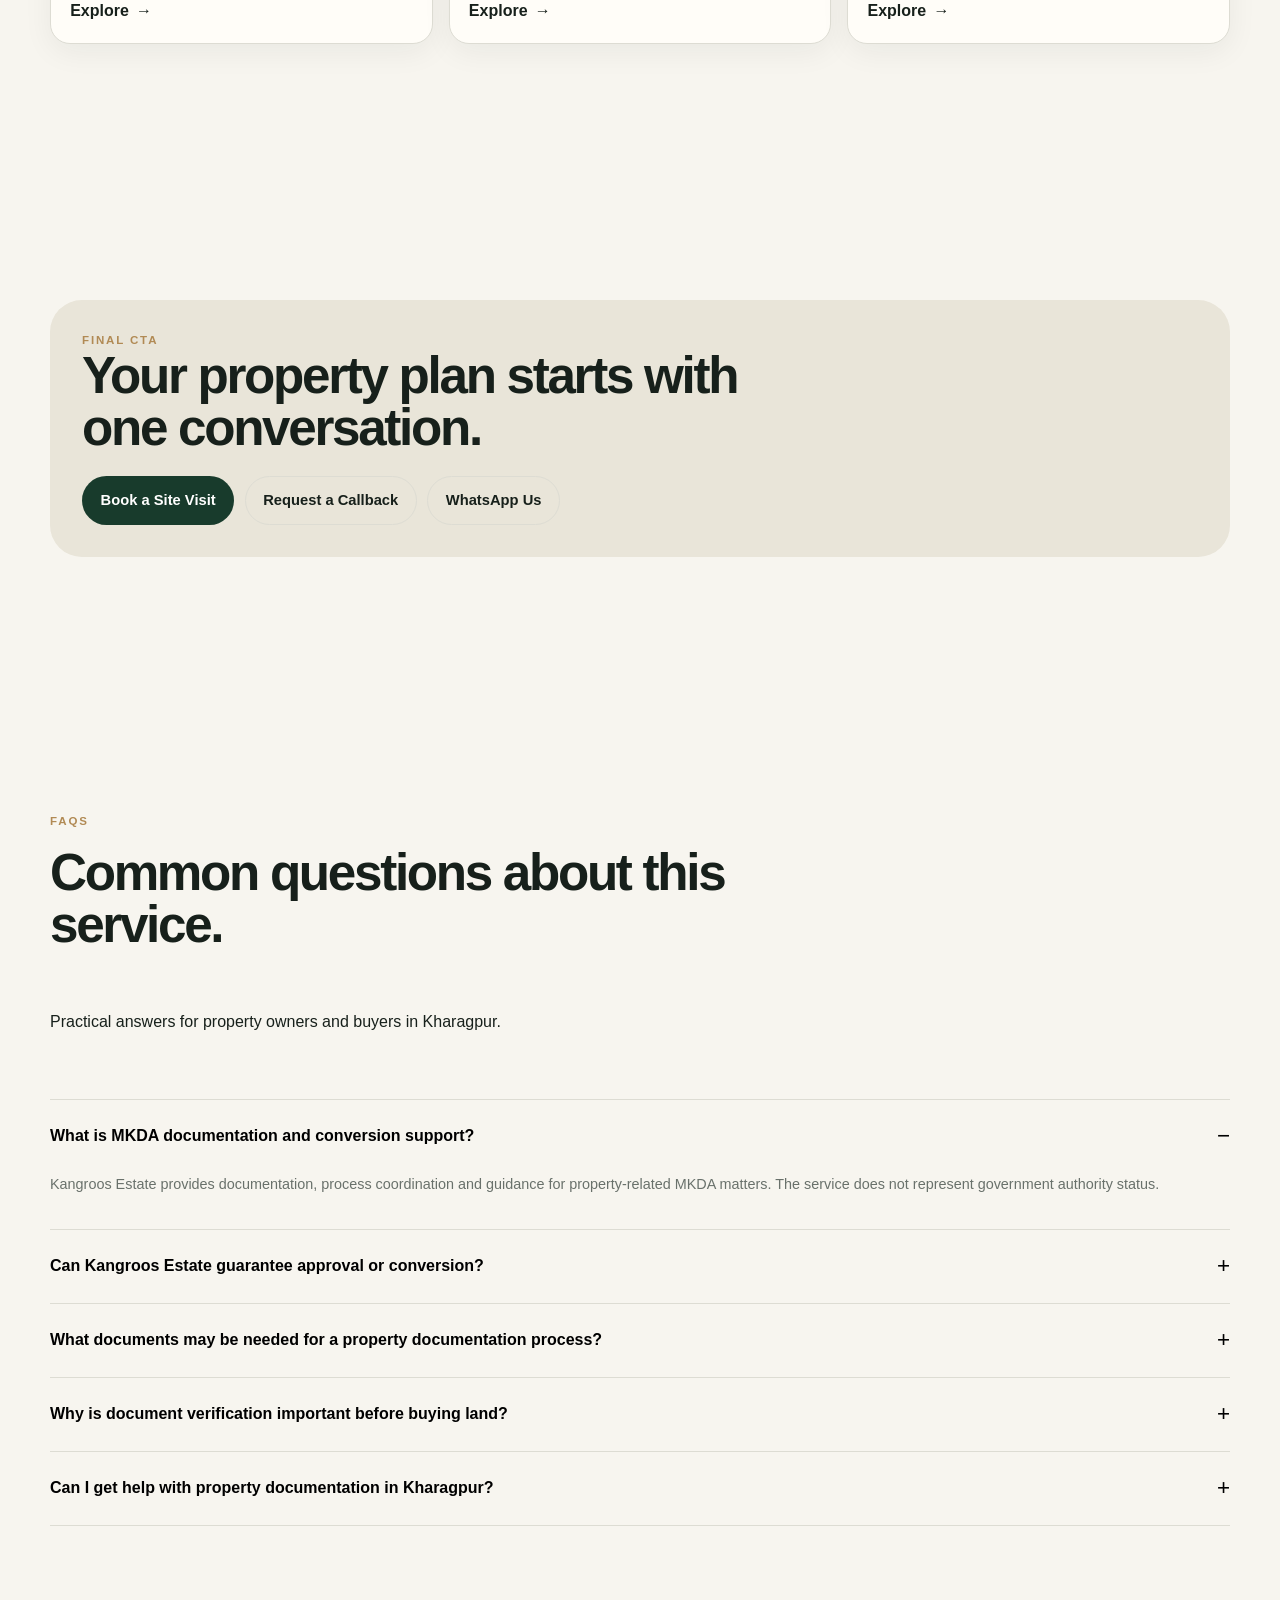
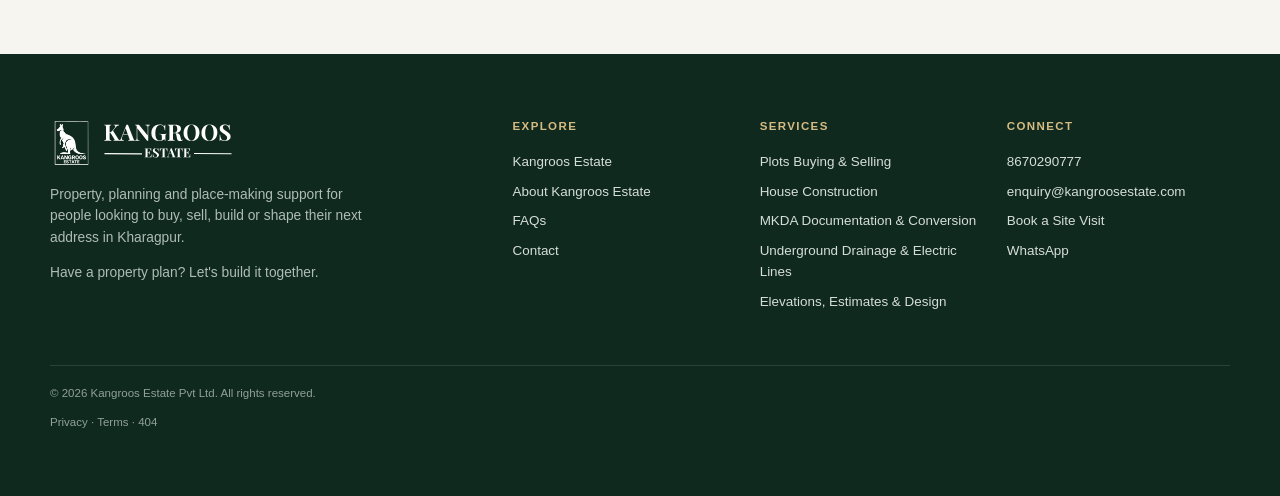
<file: services/mkda-documentation-conversion.html>
<!doctype html><html lang="en"><head><meta charset="utf-8"><meta name="viewport" content="width=device-width,initial-scale=1,viewport-fit=cover">
<link rel="icon" href="../assets/images/logo/favicon.svg" type="image/svg+xml">
<link rel="manifest" href="../site.webmanifest">
<title>MKDA Documentation &amp; Conversion Support | Kharagpur</title>
<meta name="description" content="Get process and documentation support for property-related MKDA matters in Kharagpur, including document coordination, conversion guidance and enquiry support.">
<link rel="canonical" href="https://kangroosestate.com/services/mkda-documentation-conversion.html">
<meta name="robots" content="index,follow,max-image-preview:large"><meta name="keywords" content="Kharagpur real estate, residential plots in Kharagpur, plots for sale Kharagpur, buy plot in Kharagpur, sell plot in Kharagpur, property in Kharagpur, Paschim Medinipur real estate, house construction Kharagpur"><meta name="author" content="Kangroos Estate Pvt Ltd"><meta name="geo.region" content="IN-WB"><meta name="geo.placename" content="Kharagpur, West Bengal, India"><meta name="geo.position" content="22.3203091;87.369895"><meta name="ICBM" content="22.3203091, 87.369895">
<meta property="og:title" content="MKDA Documentation &amp; Conversion Support | Kharagpur"><meta property="og:description" content="Get process and documentation support for property-related MKDA matters in Kharagpur, including document coordination, conversion guidance and enquiry support."><meta property="og:url" content="https://kangroosestate.com/services/mkda-documentation-conversion.html"><meta property="og:image" content="../assets/images/social/default-og.webp"><meta property="og:type" content="website">
<meta name="twitter:card" content="summary_large_image"><meta name="twitter:title" content="MKDA Documentation &amp; Conversion Support | Kharagpur"><meta name="twitter:description" content="Get process and documentation support for property-related MKDA matters in Kharagpur, including document coordination, conversion guidance and enquiry support."><meta name="twitter:image" content="../assets/images/social/default-og.webp">
<link rel="stylesheet" href="../css/reset.css"><link rel="stylesheet" href="../css/variables.css"><link rel="stylesheet" href="../css/global.css"><link rel="stylesheet" href="../css/components.css"><link rel="stylesheet" href="../css/pages.css"><link rel="stylesheet" href="../css/responsive.css">
<script defer src="../js/config.js"></script><script defer src="../js/analytics.js"></script><script defer src="../js/navigation.js"></script><script defer src="../js/accordion.js"></script><script defer src="../js/forms.js"></script><script defer src="../js/main.js"></script>
</head><body><a class="skip-link" href="#main">Skip to content</a><header class="header"><div class="container header-inner"><a class="brand" href="../index.html" aria-label="Kangroos Estate home"><img src="../assets/images/logo/logo.svg" alt="Kangroos Estate"></a>
<nav class="nav" aria-label="Primary navigation"><a href="../index.html" >Home</a><a href="../project/kangroos-estate.html" >Kangroos Estate</a>
<div class="nav-item" data-dropdown><button class="nav-toggle" data-dropdown-trigger aria-expanded="false">Services <span aria-hidden="true">⌄</span></button><div class="dropdown" role="menu"><a href="../services/plots-buying-selling.html" role="menuitem">Plots Buying & Selling</a><a href="../services/house-construction.html" role="menuitem">House Construction</a><a href="../services/mkda-documentation-conversion.html" role="menuitem">MKDA Documentation & Conversion</a><a href="../services/underground-drainage-electric-lines.html" role="menuitem">Underground Drainage & Electric Lines</a><a href="../services/elevations-estimates-design.html" role="menuitem">Elevations, Estimates & Design</a></div></div><a href="../about.html" >About</a><a href="../contact.html" >Contact</a></nav>
<div class="header-actions"><a class="btn btn-secondary" href="../contact.html#callback">Get a Callback</a><a class="btn btn-primary" href="../contact.html?intent=site-visit" data-track="site_visit_click">Book a Site Visit <span aria-hidden="true">↗</span></a></div>
<button class="menu-button" data-menu-button aria-expanded="false" aria-controls="mobile-nav" aria-label="Open menu"><span></span></button></div></header>
<nav id="mobile-nav" class="mobile-nav" data-mobile-nav aria-label="Mobile navigation"><div class="container"><ul>
<li><a href="../index.html">Home</a></li><li><a href="../project/kangroos-estate.html">Kangroos Estate</a></li><li><a href="../services/index.html">Services</a></li><li><a class="mobile-sub" href="../services/plots-buying-selling.html">Plots Buying & Selling</a></li><li><a class="mobile-sub" href="../services/house-construction.html">House Construction</a></li><li><a class="mobile-sub" href="../services/mkda-documentation-conversion.html">MKDA Documentation & Conversion</a></li><li><a class="mobile-sub" href="../services/underground-drainage-electric-lines.html">Underground Drainage & Electric Lines</a></li><li><a class="mobile-sub" href="../services/elevations-estimates-design.html">Elevations, Estimates & Design</a></li><li><a href="../about.html">About</a></li><li><a href="../contact.html">Contact</a></li></ul><div class="mobile-actions"><a class="btn btn-primary" href="tel:8670290777" data-track="call_click">Call Now</a><a class="btn btn-secondary" href="https://wa.me/8670290777" data-track="whatsapp_click">WhatsApp</a><a class="btn btn-gold" href="../contact.html?intent=site-visit" data-track="site_visit_click">Book a Site Visit</a></div></div></nav><nav class="breadcrumbs container" aria-label="Breadcrumb"><ol><li><a href="../index.html">Home</a></li><li><a href="../services/index.html">Services</a></li><li aria-current="page">MKDA Documentation & Conversion Support</li></ol></nav><main id="main"><section class="page-hero"><div class="container hero-grid"><div><div class="eyebrow">MKDA documentation / conversion</div><h1 class="display">MKDA Documentation & Conversion Support</h1><p><strong>Less paperwork. More peace of mind.</strong> Kangroos Estate provides documentation assistance, process support, coordination and guidance for property-related MKDA processes.</p><div class="hero-actions"><a class="btn btn-primary" href="#enquiry">Discuss My Documentation</a><a class="btn btn-secondary" href="../contact.html">Start a Conversation</a></div></div><div class="hero-art service-hero-art"><img src="../assets/images/services/mkda-support.webp" width="1600" height="1000" alt="Property documentation visual for MKDA Documentation &amp; Conversion Support" loading="eager"></div></div></section>
<section class="section"><div class="container split"><div class="feature-copy"><div class="eyebrow">The challenge</div><h2 class="h2">Property documentation and process steps can be difficult to navigate when the requirements are unclear or spread across multiple conversations.</h2></div><div class="feature-copy"><div class="eyebrow">Our approach</div><p class="muted">Use a structured support conversation to understand the documentation path, required information and coordination steps relevant to your case.</p></div></div></section>
<section class="section"><div class="container"><div class="section-head"><div class="eyebrow">Benefits</div><h2 class="h2">A more focused service conversation.</h2></div><div class="grid grid-3"><div class="scope-card card reveal"><span class="eyebrow">+</span><h3>Documentation assistance</h3><p class="muted">A clearly defined part of the service conversation.</p></div><div class="scope-card card reveal"><span class="eyebrow">+</span><h3>Process support</h3><p class="muted">A clearly defined part of the service conversation.</p></div><div class="scope-card card reveal"><span class="eyebrow">+</span><h3>Coordination</h3><p class="muted">A clearly defined part of the service conversation.</p></div><div class="scope-card card reveal"><span class="eyebrow">+</span><h3>Guidance</h3><p class="muted">A clearly defined part of the service conversation.</p></div></div></div></section><section class="section dark-section"><div class="container"><div class="section-head"><div class="eyebrow">Scope</div><h2 class="h2">What this service covers.</h2></div><div class="grid grid-2"><article class="card scope-card reveal"><span class="eyebrow">DOCUMENTATION ASSISTANCE</span><p class="muted">Discuss the documents and information relevant to your property process.</p></article><article class="card scope-card reveal"><span class="eyebrow">PROCESS SUPPORT</span><p class="muted">Clarify the sequence of steps and practical coordination points.</p></article><article class="card scope-card reveal"><span class="eyebrow">GUIDANCE</span><p class="muted">Get contextual guidance without representing Kangroos Estate as a government authority.</p></article></div></div></section><section class="section"><div class="container split"><div><div class="eyebrow">Process</div><h2 class="h2">Three useful steps to start.</h2></div><div class="process"><div class="process-step"><span class="step-no">01</span><div><strong>Describe your property situation</strong><p class="muted">Keep the conversation specific to your property and requirement.</p></div></div><div class="process-step"><span class="step-no">02</span><div><strong>Discuss documentation and process requirements</strong><p class="muted">Keep the conversation specific to your property and requirement.</p></div></div><div class="process-step"><span class="step-no">03</span><div><strong>Coordinate the appropriate next steps</strong><p class="muted">Keep the conversation specific to your property and requirement.</p></div></div></div></div></section><section class="section"><div class="container split"><div class="feature-copy"><div class="eyebrow">Who it is for</div><h2 class="h2">Property owners and buyers who need structured support around documentation and conversion processes.</h2><p class="muted">You can begin with a callback, site visit or a focused enquiry.</p></div><div id="enquiry" class="form-wrap"><div><div class="eyebrow">Dedicated enquiry</div><h2 class="h3">Discuss My Documentation</h2></div><form class="form-card card" data-lead-form data-service="mkda_enquiry" data-page-type="mkda" data-project="Kangroos Estate"><input type="hidden" name="page_type" value="mkda"><input type="text" name="website_hp" class="honeypot" tabindex="-1" autocomplete="off" aria-hidden="true"><div class="form-grid">
<div class="field"><label for="name">Name</label><input id="name" type="text" name="name" placeholder="Your name" autocomplete="" required><span class="error" aria-live="polite"></span></div><div class="field"><label for="phone">Phone</label><input id="phone" type="tel" name="phone" placeholder="10-digit mobile" autocomplete="" required><span class="error" aria-live="polite"></span></div><div class="field"><label for="email">Email</label><input id="email" type="email" name="email" placeholder="you@example.com" autocomplete="" ><span class="error" aria-live="polite"></span></div>
<div class="field"><label for="document-type">What do you need support with?</label><select id="document-type" name="document_type"><option>Documentation assistance</option><option>Process support</option><option>Coordination</option><option>Guidance</option></select><span class="error"></span></div>
<div class="field full"><label for="message">Message</label><textarea id="message" name="message" placeholder="Tell us what you are looking for."></textarea><span class="error"></span></div></div><div style="margin-top:1rem"><button class="btn btn-primary" type="submit">Discuss My Documentation <span aria-hidden="true">→</span></button><div class="form-status" data-form-status role="status" aria-live="polite"></div></div></form></div></div></section><section class="section"><div class="container"><div class="section-head"><div class="eyebrow">You may also need</div><h2 class="h2">Continue the property journey.</h2></div><div class="grid grid-3"><a class="service-card card reveal" href="plots-buying-selling.html"><span class="eyebrow">Related</span><h3>Plots Buying & Selling</h3><p class="muted">Continue with the next relevant part of your property plan.</p><span class="text-link">Explore <span>→</span></span></a><a class="service-card card reveal" href="../project/kangroos-estate.html"><span class="eyebrow">Related</span><h3>Kangroos Estate Flagship</h3><p class="muted">Continue with the next relevant part of your property plan.</p><span class="text-link">Explore <span>→</span></span></a><a class="service-card card reveal" href="../contact.html"><span class="eyebrow">Related</span><h3>Contact Kangroos Estate</h3><p class="muted">Continue with the next relevant part of your property plan.</p><span class="text-link">Explore <span>→</span></span></a></div></div></section><section class="section"><div class="container"><div class="cta-band"><div class="eyebrow">Final CTA</div><h2 class="h2">Your property plan starts with one conversation.</h2><div class="hero-actions"><a class="btn btn-primary" href="../contact.html?intent=site-visit">Book a Site Visit</a><a class="btn btn-secondary" href="../contact.html#callback">Request a Callback</a><a class="btn btn-secondary" href="https://wa.me/8670290777">WhatsApp Us</a></div></div></div></section><section class="section"><div class="container"><div class="section-head"><div class="eyebrow">FAQs</div><h2 class="h2">Common questions about this service.</h2><p>Practical answers for property owners and buyers in Kharagpur.</p></div><div class="faq"><div class="faq-item open"><button class="faq-q" data-accordion-button aria-expanded="true"><span>What is MKDA documentation and conversion support?</span><span data-accordion-icon>−</span></button><div class="faq-a"><div><p>Kangroos Estate provides documentation, process coordination and guidance for property-related MKDA matters. The service does not represent government authority status.</p></div></div></div><div class="faq-item "><button class="faq-q" data-accordion-button aria-expanded="false"><span>Can Kangroos Estate guarantee approval or conversion?</span><span data-accordion-icon>+</span></button><div class="faq-a"><div><p>No. Approval, conversion and other statutory outcomes depend on the competent authority, property records and applicable rules.</p></div></div></div><div class="faq-item "><button class="faq-q" data-accordion-button aria-expanded="false"><span>What documents may be needed for a property documentation process?</span><span data-accordion-icon>+</span></button><div class="faq-a"><div><p>The required documents vary by property and process. Ownership records, deeds, land records, mutation or tax-related documents and other supporting papers may be relevant and should be confirmed for the specific case.</p></div></div></div><div class="faq-item "><button class="faq-q" data-accordion-button aria-expanded="false"><span>Why is document verification important before buying land?</span><span data-accordion-icon>+</span></button><div class="faq-a"><div><p>Document verification helps identify ownership, title-chain, encumbrance, boundary and record issues before a purchase decision. Independent legal review is recommended.</p></div></div></div><div class="faq-item "><button class="faq-q" data-accordion-button aria-expanded="false"><span>Can I get help with property documentation in Kharagpur?</span><span data-accordion-icon>+</span></button><div class="faq-a"><div><p>Yes. Contact Kangroos Estate at 8670290777 or enquiry@kangroosestate.com to discuss the property and documentation requirement.</p></div></div></div></div></div></section></main><footer class="footer"><div class="container"><div class="footer-grid"><div><a class="brand" href="../index.html"><img src="../assets/images/logo/logo-dark.svg" alt="Kangroos Estate"></a><p style="max-width:330px;margin-top:1rem">Property, planning and place-making support for people looking to buy, sell, build or shape their next address in Kharagpur.</p><p>Have a property plan? Let's build it together.</p></div><div class="footer-links"><div><h3>Explore</h3><a href="../project/kangroos-estate.html">Kangroos Estate</a><a href="../about.html">About Kangroos Estate</a><a href="../faq.html">FAQs</a><a href="../contact.html">Contact</a></div><div><h3>Services</h3><a href="../services/plots-buying-selling.html">Plots Buying & Selling</a><a href="../services/house-construction.html">House Construction</a><a href="../services/mkda-documentation-conversion.html">MKDA Documentation & Conversion</a><a href="../services/underground-drainage-electric-lines.html">Underground Drainage & Electric Lines</a><a href="../services/elevations-estimates-design.html">Elevations, Estimates & Design</a></div><div><h3>Connect</h3><a href="tel:8670290777" data-config-phone data-track="call_click">8670290777</a><a href="mailto:enquiry@kangroosestate.com" data-config-email>enquiry@kangroosestate.com</a><a href="../contact.html">Book a Site Visit</a><a href="https://wa.me/8670290777" data-track="whatsapp_click">WhatsApp</a></div></div></div><div class="footer-bottom"><span>© 2026 Kangroos Estate Pvt Ltd. All rights reserved.</span><span><a href="../privacy-policy.html">Privacy</a> · <a href="../terms.html">Terms</a> · <a href="../404.html">404</a></span></div></div></footer><div class="sticky-cta" aria-label="Quick contact"><a href="tel:8670290777" data-track="call_click">Call</a><a href="https://wa.me/8670290777" data-track="whatsapp_click">WhatsApp</a><a href="../contact.html" data-track="cta_click">Enquire</a></div><script type="application/ld+json">{"@context":"https://schema.org","@type":"WebPage","name":"MKDA Documentation & Conversion Support","url":"https://kangroosestate.com/services/mkda-documentation-conversion.html"}</script><script type="application/ld+json">{"@context":"https://schema.org","@type":"RealEstateAgent","name":"Kangroos Estate Pvt Ltd","url":"https://kangroosestate.com/","telephone":"+918670290777","email":"enquiry@kangroosestate.com","areaServed":[{"@type":"City","name":"Kharagpur"},{"@type":"AdministrativeArea","name":"Paschim Medinipur"},{"@type":"State","name":"West Bengal"}],"address":{"@type":"PostalAddress","addressLocality":"Kharagpur","addressRegion":"West Bengal","addressCountry":"IN"},"geo":{"@type":"GeoCoordinates","latitude":"22.3203091","longitude":"87.369895"}}</script><script type="application/ld+json">{"@context":"https://schema.org","@type":"FAQPage","mainEntity":[{"@type":"Question","name":"What is MKDA documentation and conversion support?","acceptedAnswer":{"@type":"Answer","text":"Kangroos Estate provides documentation, process coordination and guidance for property-related MKDA matters. The service does not represent government authority status."}},{"@type":"Question","name":"Can Kangroos Estate guarantee approval or conversion?","acceptedAnswer":{"@type":"Answer","text":"No. Approval, conversion and other statutory outcomes depend on the competent authority, property records and applicable rules."}},{"@type":"Question","name":"What documents may be needed for a property documentation process?","acceptedAnswer":{"@type":"Answer","text":"The required documents vary by property and process. Ownership records, deeds, land records, mutation or tax-related documents and other supporting papers may be relevant and should be confirmed for the specific case."}},{"@type":"Question","name":"Why is document verification important before buying land?","acceptedAnswer":{"@type":"Answer","text":"Document verification helps identify ownership, title-chain, encumbrance, boundary and record issues before a purchase decision. Independent legal review is recommended."}},{"@type":"Question","name":"Can I get help with property documentation in Kharagpur?","acceptedAnswer":{"@type":"Answer","text":"Yes. Contact Kangroos Estate at 8670290777 or enquiry@kangroosestate.com to discuss the property and documentation requirement."}}]}</script></body></html>
</file>
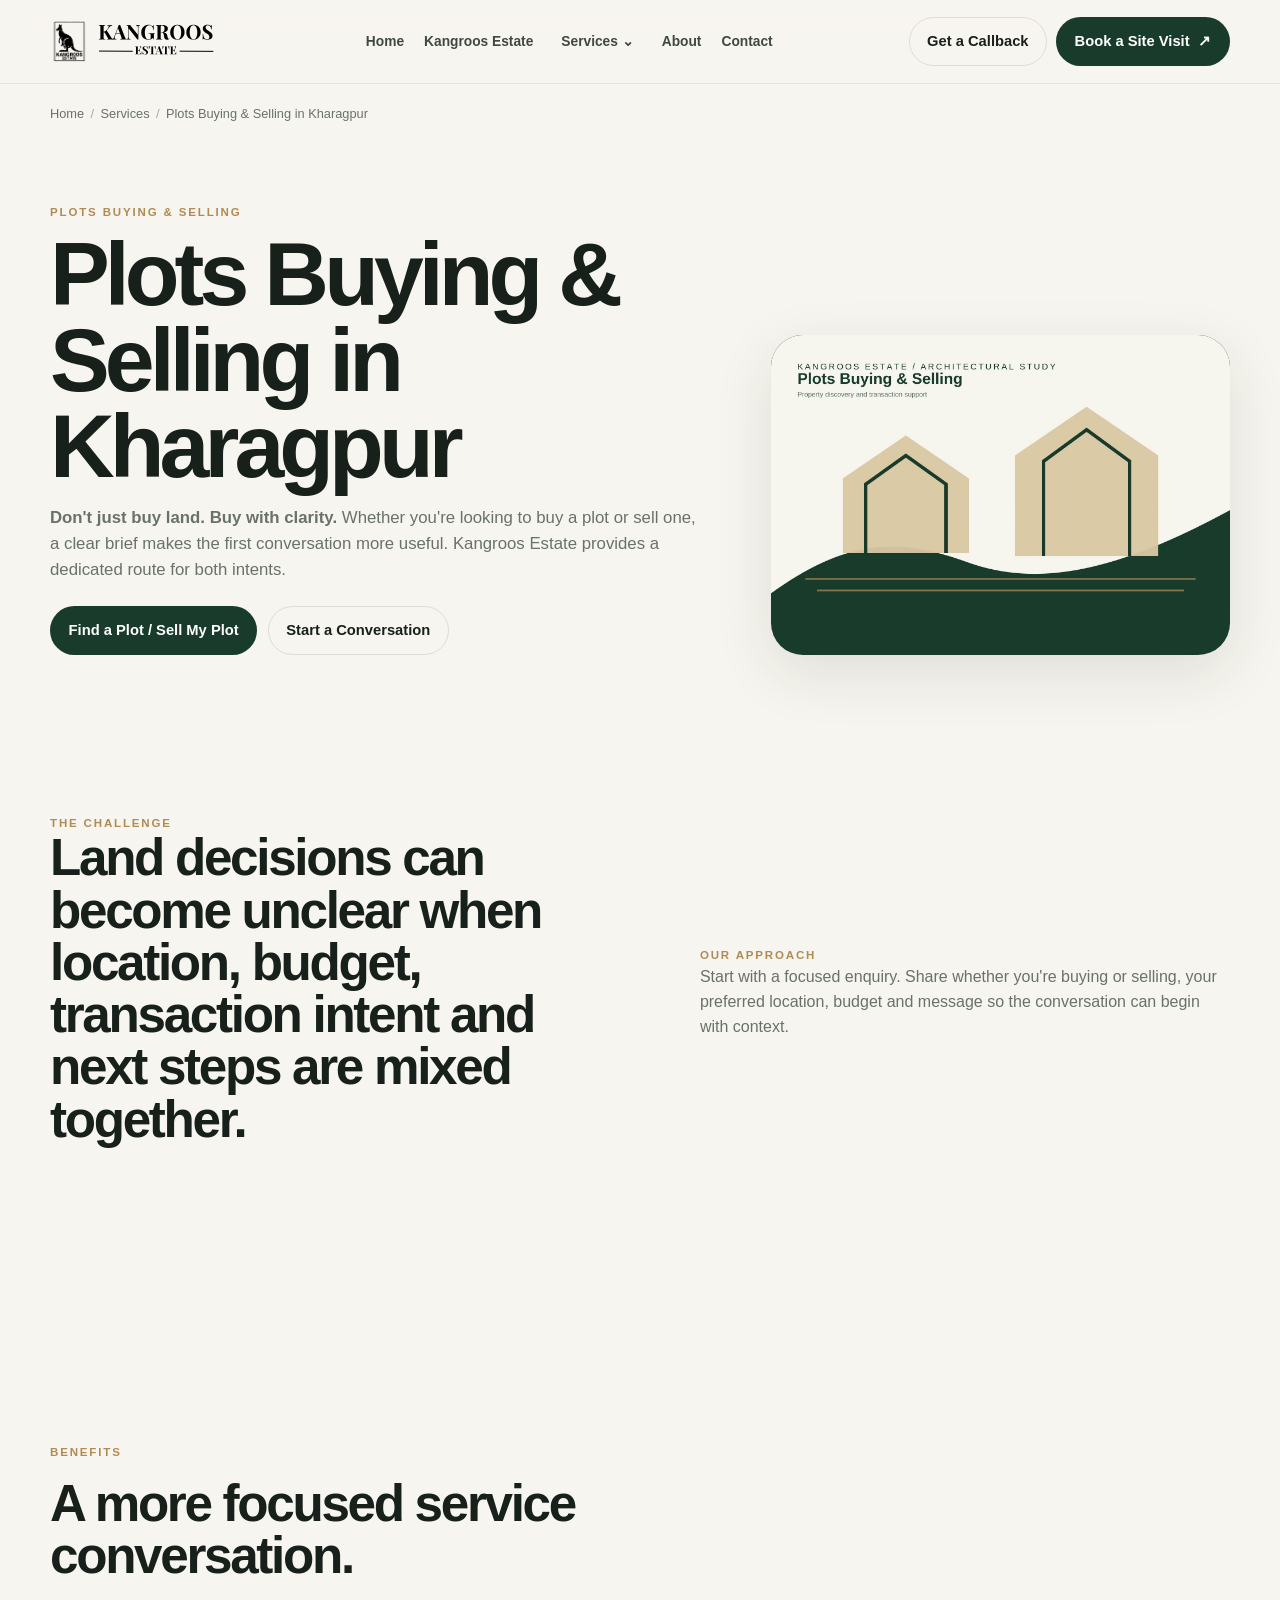
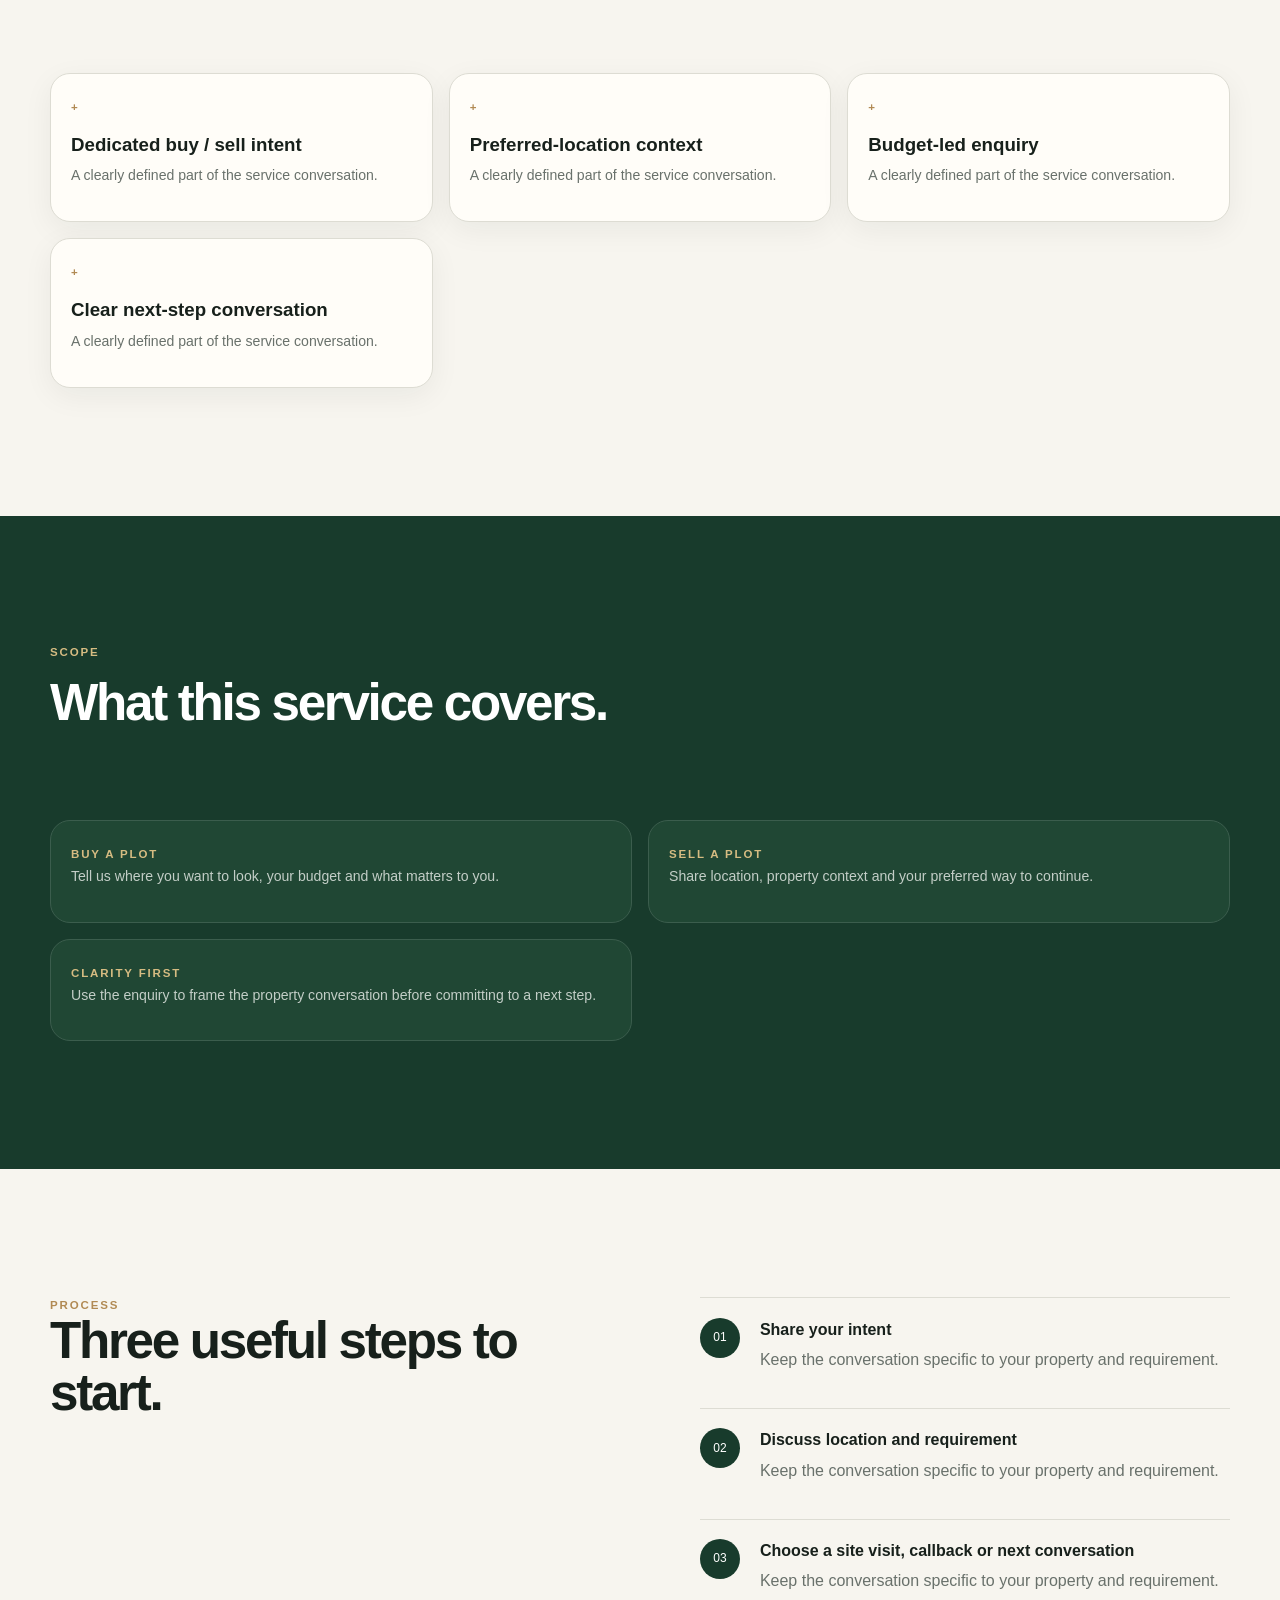
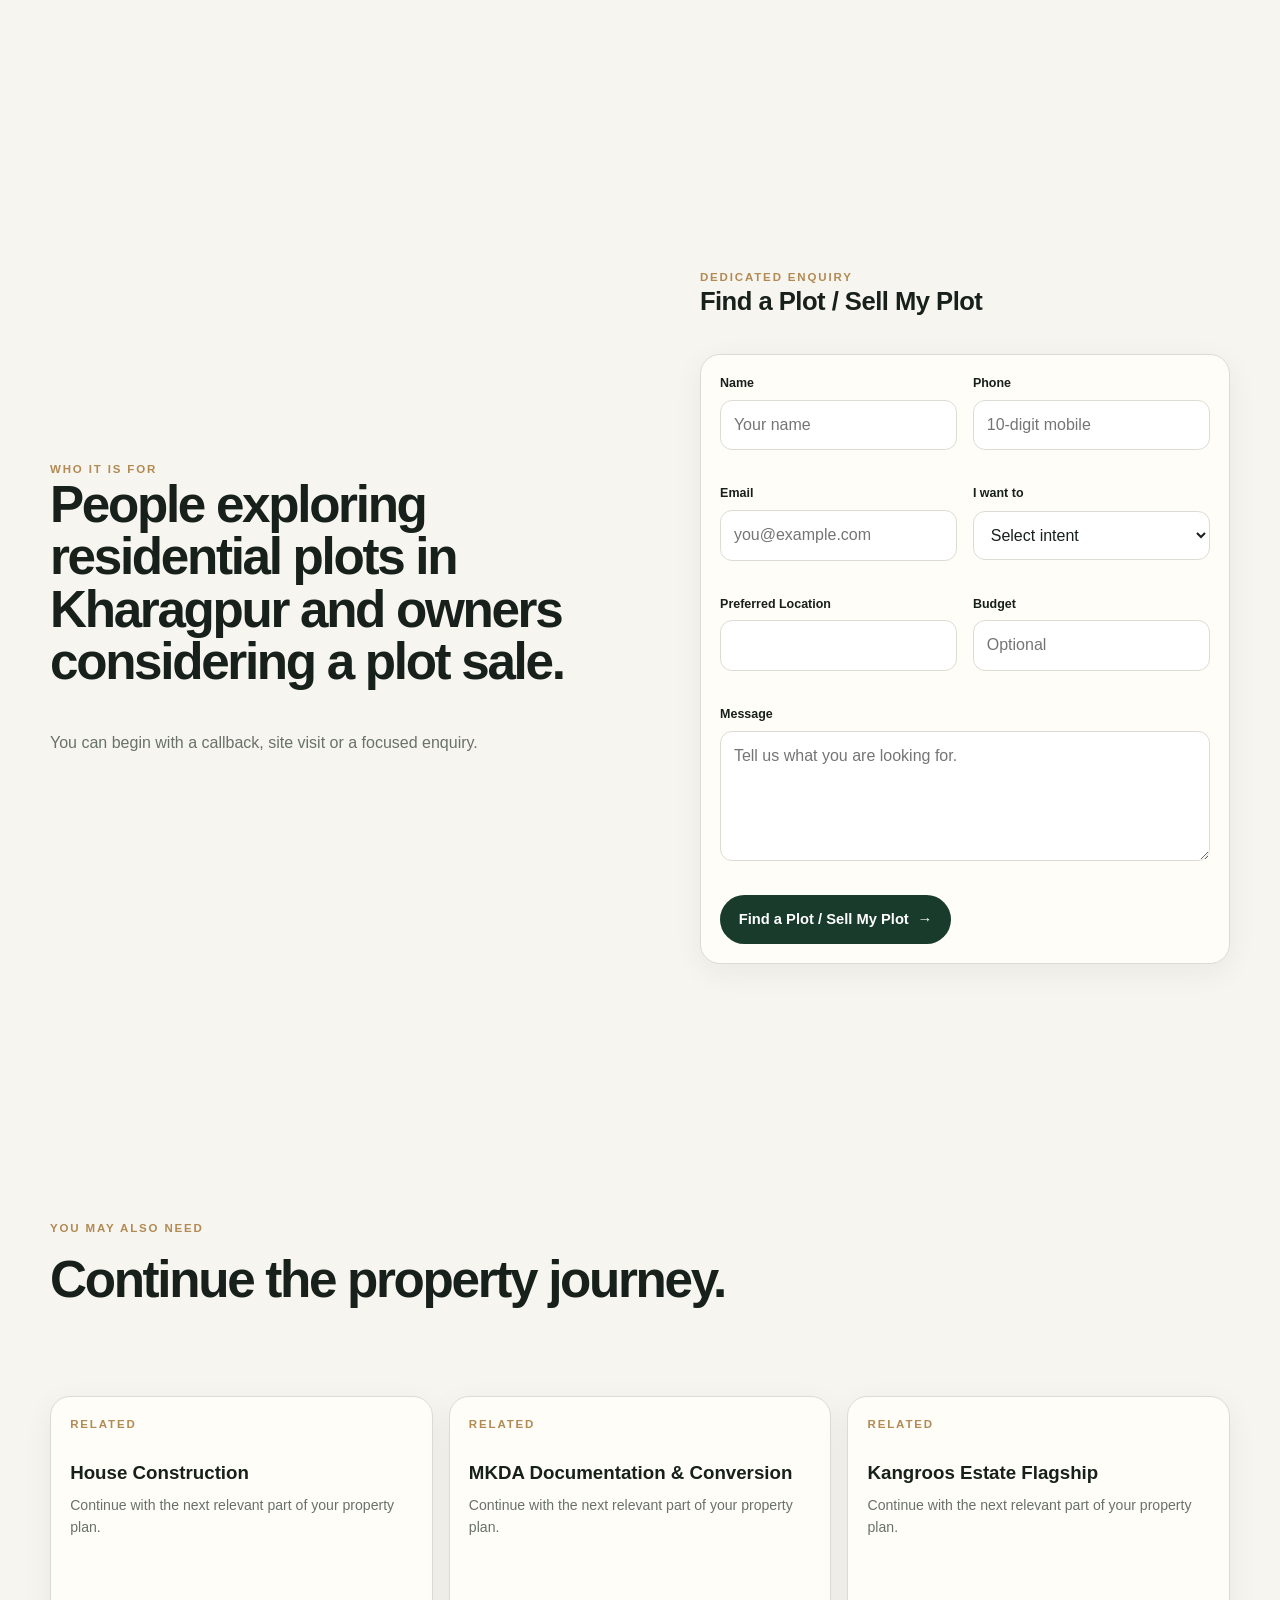
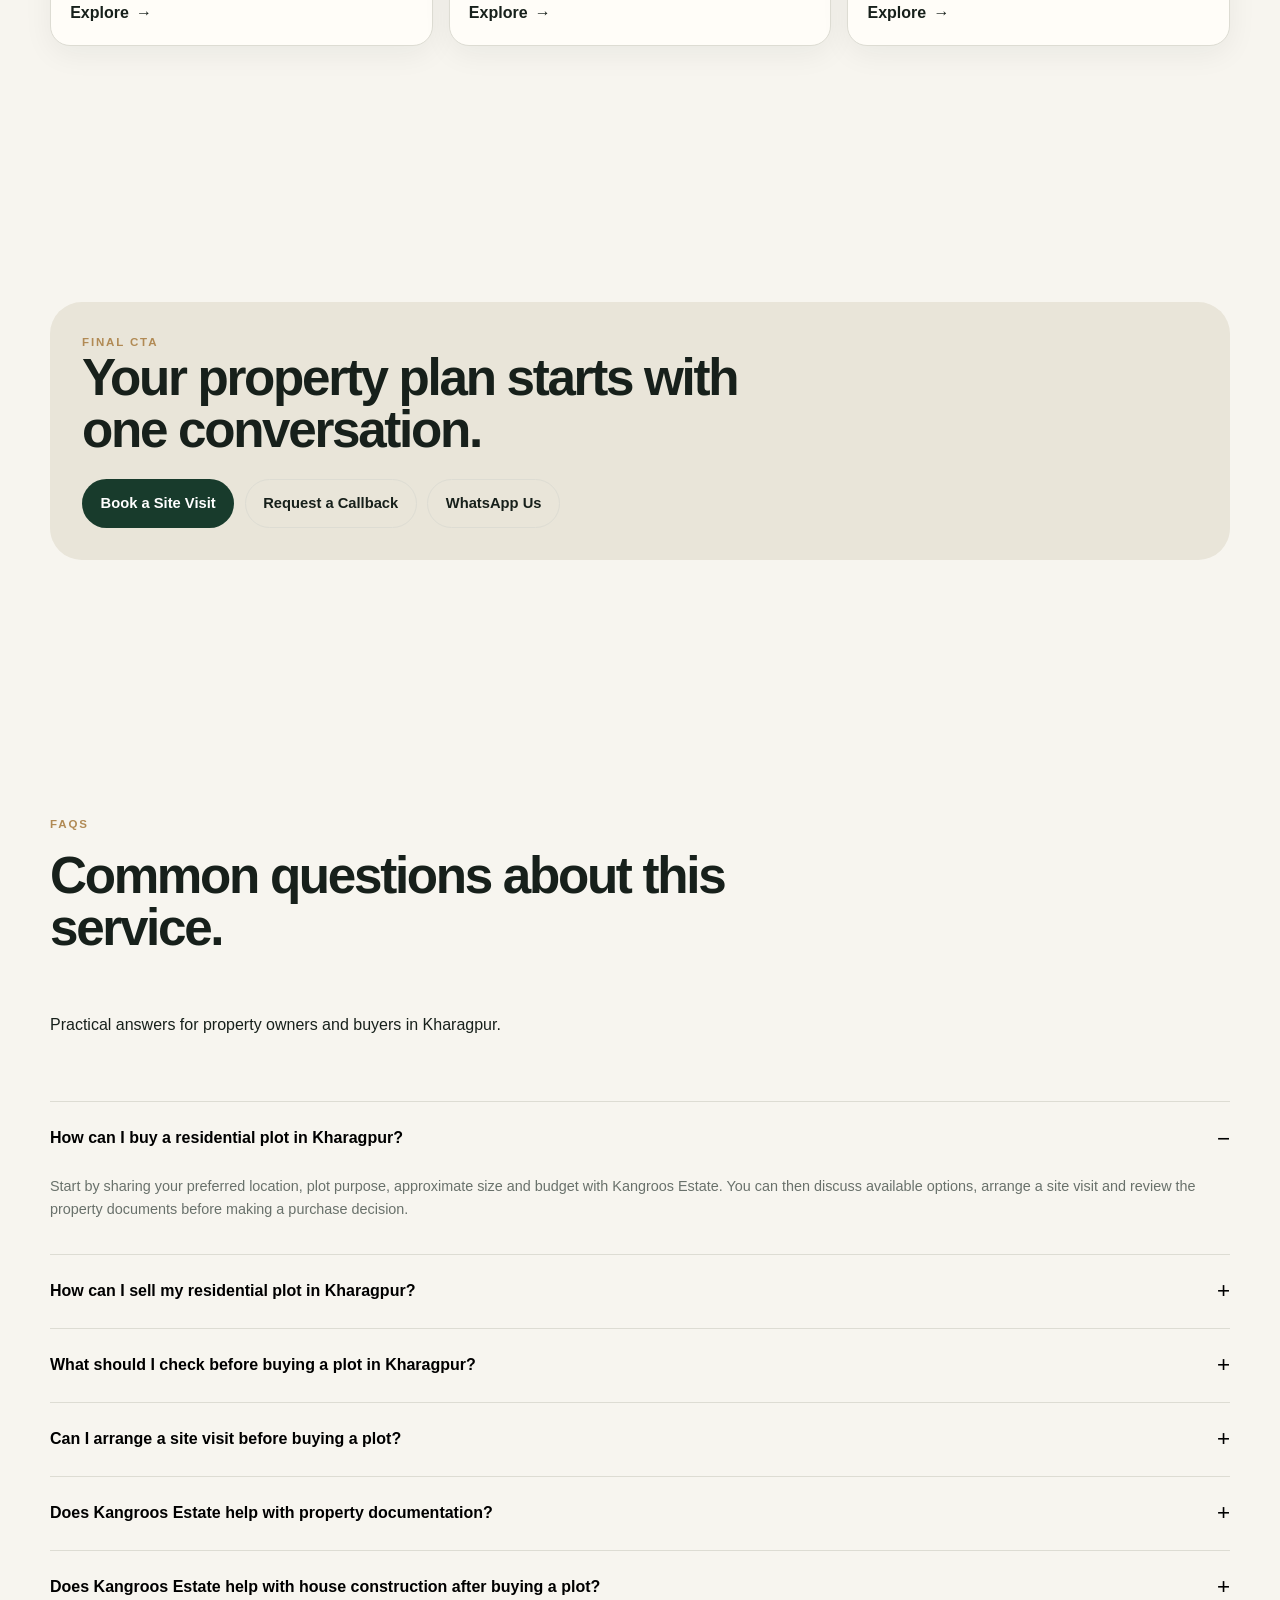
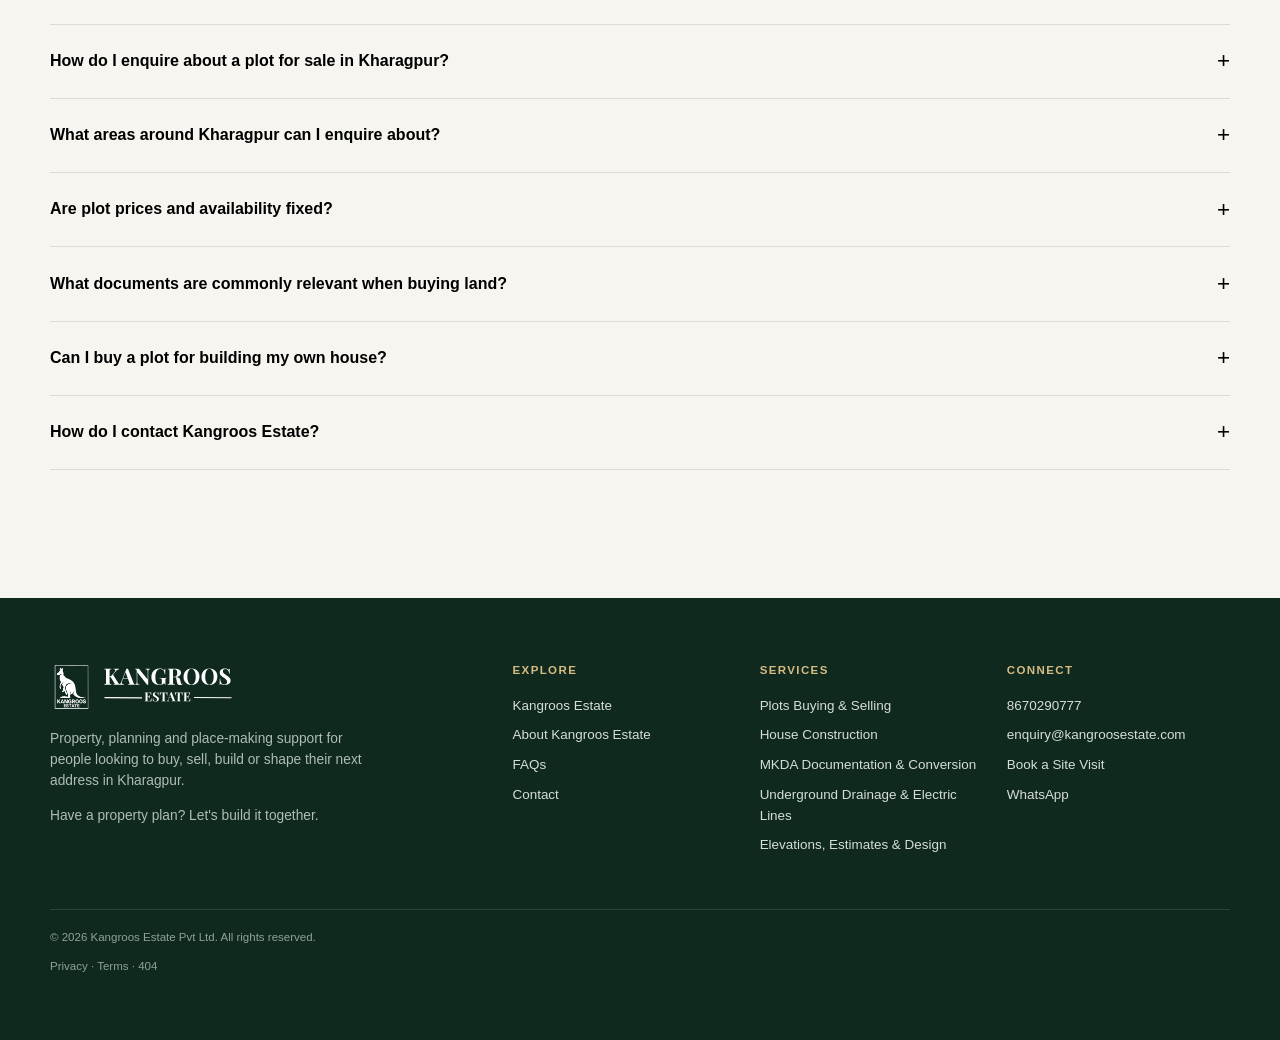
<file: services/plots-buying-selling.html>
<!doctype html><html lang="en"><head><meta charset="utf-8"><meta name="viewport" content="width=device-width,initial-scale=1,viewport-fit=cover">
<link rel="icon" href="../assets/images/logo/favicon.svg" type="image/svg+xml">
<link rel="manifest" href="../site.webmanifest">
<title>Plots for Sale &amp; Plot Selling in Kharagpur | Kangroos Estate</title>
<meta name="description" content="Explore residential plot buying and selling support in Kharagpur. Enquire about plots, site visits, property documents, ownership checks and the next steps with Kangroos Estate.">
<link rel="canonical" href="https://kangroosestate.com/services/plots-buying-selling.html">
<meta name="robots" content="index,follow,max-image-preview:large"><meta name="keywords" content="Kharagpur real estate, residential plots in Kharagpur, plots for sale Kharagpur, buy plot in Kharagpur, sell plot in Kharagpur, property in Kharagpur, Paschim Medinipur real estate, house construction Kharagpur"><meta name="author" content="Kangroos Estate Pvt Ltd"><meta name="geo.region" content="IN-WB"><meta name="geo.placename" content="Kharagpur, West Bengal, India"><meta name="geo.position" content="22.3203091;87.369895"><meta name="ICBM" content="22.3203091, 87.369895">
<meta property="og:title" content="Plots for Sale &amp; Plot Selling in Kharagpur | Kangroos Estate"><meta property="og:description" content="Explore residential plot buying and selling support in Kharagpur. Enquire about plots, site visits, property documents, ownership checks and the next steps with Kangroos Estate."><meta property="og:url" content="https://kangroosestate.com/services/plots-buying-selling.html"><meta property="og:image" content="../assets/images/social/default-og.webp"><meta property="og:type" content="website">
<meta name="twitter:card" content="summary_large_image"><meta name="twitter:title" content="Plots for Sale &amp; Plot Selling in Kharagpur | Kangroos Estate"><meta name="twitter:description" content="Explore residential plot buying and selling support in Kharagpur. Enquire about plots, site visits, property documents, ownership checks and the next steps with Kangroos Estate."><meta name="twitter:image" content="../assets/images/social/default-og.webp">
<link rel="stylesheet" href="../css/reset.css"><link rel="stylesheet" href="../css/variables.css"><link rel="stylesheet" href="../css/global.css"><link rel="stylesheet" href="../css/components.css"><link rel="stylesheet" href="../css/pages.css"><link rel="stylesheet" href="../css/responsive.css">
<script defer src="../js/config.js"></script><script defer src="../js/analytics.js"></script><script defer src="../js/navigation.js"></script><script defer src="../js/accordion.js"></script><script defer src="../js/forms.js"></script><script defer src="../js/main.js"></script>
</head><body><a class="skip-link" href="#main">Skip to content</a><header class="header"><div class="container header-inner"><a class="brand" href="../index.html" aria-label="Kangroos Estate home"><img src="../assets/images/logo/logo.svg" alt="Kangroos Estate"></a>
<nav class="nav" aria-label="Primary navigation"><a href="../index.html" >Home</a><a href="../project/kangroos-estate.html" >Kangroos Estate</a>
<div class="nav-item" data-dropdown><button class="nav-toggle" data-dropdown-trigger aria-expanded="false">Services <span aria-hidden="true">⌄</span></button><div class="dropdown" role="menu"><a href="../services/plots-buying-selling.html" role="menuitem">Plots Buying & Selling</a><a href="../services/house-construction.html" role="menuitem">House Construction</a><a href="../services/mkda-documentation-conversion.html" role="menuitem">MKDA Documentation & Conversion</a><a href="../services/underground-drainage-electric-lines.html" role="menuitem">Underground Drainage & Electric Lines</a><a href="../services/elevations-estimates-design.html" role="menuitem">Elevations, Estimates & Design</a></div></div><a href="../about.html" >About</a><a href="../contact.html" >Contact</a></nav>
<div class="header-actions"><a class="btn btn-secondary" href="../contact.html#callback">Get a Callback</a><a class="btn btn-primary" href="../contact.html?intent=site-visit" data-track="site_visit_click">Book a Site Visit <span aria-hidden="true">↗</span></a></div>
<button class="menu-button" data-menu-button aria-expanded="false" aria-controls="mobile-nav" aria-label="Open menu"><span></span></button></div></header>
<nav id="mobile-nav" class="mobile-nav" data-mobile-nav aria-label="Mobile navigation"><div class="container"><ul>
<li><a href="../index.html">Home</a></li><li><a href="../project/kangroos-estate.html">Kangroos Estate</a></li><li><a href="../services/index.html">Services</a></li><li><a class="mobile-sub" href="../services/plots-buying-selling.html">Plots Buying & Selling</a></li><li><a class="mobile-sub" href="../services/house-construction.html">House Construction</a></li><li><a class="mobile-sub" href="../services/mkda-documentation-conversion.html">MKDA Documentation & Conversion</a></li><li><a class="mobile-sub" href="../services/underground-drainage-electric-lines.html">Underground Drainage & Electric Lines</a></li><li><a class="mobile-sub" href="../services/elevations-estimates-design.html">Elevations, Estimates & Design</a></li><li><a href="../about.html">About</a></li><li><a href="../contact.html">Contact</a></li></ul><div class="mobile-actions"><a class="btn btn-primary" href="tel:8670290777" data-track="call_click">Call Now</a><a class="btn btn-secondary" href="https://wa.me/8670290777" data-track="whatsapp_click">WhatsApp</a><a class="btn btn-gold" href="../contact.html?intent=site-visit" data-track="site_visit_click">Book a Site Visit</a></div></div></nav><nav class="breadcrumbs container" aria-label="Breadcrumb"><ol><li><a href="../index.html">Home</a></li><li><a href="../services/index.html">Services</a></li><li aria-current="page">Plots Buying & Selling in Kharagpur</li></ol></nav><main id="main"><section class="page-hero"><div class="container hero-grid"><div><div class="eyebrow">Plots buying & selling</div><h1 class="display">Plots Buying & Selling in Kharagpur</h1><p><strong>Don't just buy land. Buy with clarity.</strong> Whether you're looking to buy a plot or sell one, a clear brief makes the first conversation more useful. Kangroos Estate provides a dedicated route for both intents.</p><div class="hero-actions"><a class="btn btn-primary" href="#enquiry">Find a Plot / Sell My Plot</a><a class="btn btn-secondary" href="../contact.html">Start a Conversation</a></div></div><div class="hero-art service-hero-art"><img src="../assets/images/services/plot-services.webp" width="1600" height="1000" alt="Architectural visual for plots buying and selling in Kharagpur" loading="eager"></div></div></section>
<section class="section"><div class="container split"><div class="feature-copy"><div class="eyebrow">The challenge</div><h2 class="h2">Land decisions can become unclear when location, budget, transaction intent and next steps are mixed together.</h2></div><div class="feature-copy"><div class="eyebrow">Our approach</div><p class="muted">Start with a focused enquiry. Share whether you're buying or selling, your preferred location, budget and message so the conversation can begin with context.</p></div></div></section>
<section class="section"><div class="container"><div class="section-head"><div class="eyebrow">Benefits</div><h2 class="h2">A more focused service conversation.</h2></div><div class="grid grid-3"><div class="scope-card card reveal"><span class="eyebrow">+</span><h3>Dedicated buy / sell intent</h3><p class="muted">A clearly defined part of the service conversation.</p></div><div class="scope-card card reveal"><span class="eyebrow">+</span><h3>Preferred-location context</h3><p class="muted">A clearly defined part of the service conversation.</p></div><div class="scope-card card reveal"><span class="eyebrow">+</span><h3>Budget-led enquiry</h3><p class="muted">A clearly defined part of the service conversation.</p></div><div class="scope-card card reveal"><span class="eyebrow">+</span><h3>Clear next-step conversation</h3><p class="muted">A clearly defined part of the service conversation.</p></div></div></div></section><section class="section dark-section"><div class="container"><div class="section-head"><div class="eyebrow">Scope</div><h2 class="h2">What this service covers.</h2></div><div class="grid grid-2"><article class="card scope-card reveal"><span class="eyebrow">BUY A PLOT</span><p class="muted">Tell us where you want to look, your budget and what matters to you.</p></article><article class="card scope-card reveal"><span class="eyebrow">SELL A PLOT</span><p class="muted">Share location, property context and your preferred way to continue.</p></article><article class="card scope-card reveal"><span class="eyebrow">CLARITY FIRST</span><p class="muted">Use the enquiry to frame the property conversation before committing to a next step.</p></article></div></div></section><section class="section"><div class="container split"><div><div class="eyebrow">Process</div><h2 class="h2">Three useful steps to start.</h2></div><div class="process"><div class="process-step"><span class="step-no">01</span><div><strong>Share your intent</strong><p class="muted">Keep the conversation specific to your property and requirement.</p></div></div><div class="process-step"><span class="step-no">02</span><div><strong>Discuss location and requirement</strong><p class="muted">Keep the conversation specific to your property and requirement.</p></div></div><div class="process-step"><span class="step-no">03</span><div><strong>Choose a site visit, callback or next conversation</strong><p class="muted">Keep the conversation specific to your property and requirement.</p></div></div></div></div></section><section class="section"><div class="container split"><div class="feature-copy"><div class="eyebrow">Who it is for</div><h2 class="h2">People exploring residential plots in Kharagpur and owners considering a plot sale.</h2><p class="muted">You can begin with a callback, site visit or a focused enquiry.</p></div><div id="enquiry" class="form-wrap"><div><div class="eyebrow">Dedicated enquiry</div><h2 class="h3">Find a Plot / Sell My Plot</h2></div><form class="form-card card" data-lead-form data-service="plot_enquiry" data-page-type="plots" data-project="Kangroos Estate"><input type="hidden" name="page_type" value="plots"><input type="text" name="website_hp" class="honeypot" tabindex="-1" autocomplete="off" aria-hidden="true"><div class="form-grid">
<div class="field"><label for="name">Name</label><input id="name" type="text" name="name" placeholder="Your name" autocomplete="" required><span class="error" aria-live="polite"></span></div><div class="field"><label for="phone">Phone</label><input id="phone" type="tel" name="phone" placeholder="10-digit mobile" autocomplete="" required><span class="error" aria-live="polite"></span></div><div class="field"><label for="email">Email</label><input id="email" type="email" name="email" placeholder="you@example.com" autocomplete="" ><span class="error" aria-live="polite"></span></div>
<div class="field"><label for="transaction">I want to</label><select id="transaction" name="transaction" required><option value="">Select intent</option><option>Buy a Plot</option><option>Sell a Plot</option></select><span class="error" aria-live="polite"></span></div><div class="field"><label for="preferred-location">Preferred Location</label><input id="preferred-location" name="preferred_location" autocomplete="address-level2"><span class="error"></span></div><div class="field"><label for="budget">Budget</label><input id="budget" name="budget" placeholder="Optional"><span class="error"></span></div>
<div class="field full"><label for="message">Message</label><textarea id="message" name="message" placeholder="Tell us what you are looking for."></textarea><span class="error"></span></div></div><div style="margin-top:1rem"><button class="btn btn-primary" type="submit">Find a Plot / Sell My Plot <span aria-hidden="true">→</span></button><div class="form-status" data-form-status role="status" aria-live="polite"></div></div></form></div></div></section><section class="section"><div class="container"><div class="section-head"><div class="eyebrow">You may also need</div><h2 class="h2">Continue the property journey.</h2></div><div class="grid grid-3"><a class="service-card card reveal" href="house-construction.html"><span class="eyebrow">Related</span><h3>House Construction</h3><p class="muted">Continue with the next relevant part of your property plan.</p><span class="text-link">Explore <span>→</span></span></a><a class="service-card card reveal" href="mkda-documentation-conversion.html"><span class="eyebrow">Related</span><h3>MKDA Documentation & Conversion</h3><p class="muted">Continue with the next relevant part of your property plan.</p><span class="text-link">Explore <span>→</span></span></a><a class="service-card card reveal" href="../project/kangroos-estate.html"><span class="eyebrow">Related</span><h3>Kangroos Estate Flagship</h3><p class="muted">Continue with the next relevant part of your property plan.</p><span class="text-link">Explore <span>→</span></span></a></div></div></section><section class="section"><div class="container"><div class="cta-band"><div class="eyebrow">Final CTA</div><h2 class="h2">Your property plan starts with one conversation.</h2><div class="hero-actions"><a class="btn btn-primary" href="../contact.html?intent=site-visit">Book a Site Visit</a><a class="btn btn-secondary" href="../contact.html#callback">Request a Callback</a><a class="btn btn-secondary" href="https://wa.me/8670290777">WhatsApp Us</a></div></div></div></section><section class="section"><div class="container"><div class="section-head"><div class="eyebrow">FAQs</div><h2 class="h2">Common questions about this service.</h2><p>Practical answers for property owners and buyers in Kharagpur.</p></div><div class="faq"><div class="faq-item open"><button class="faq-q" data-accordion-button aria-expanded="true"><span>How can I buy a residential plot in Kharagpur?</span><span data-accordion-icon>−</span></button><div class="faq-a"><div><p>Start by sharing your preferred location, plot purpose, approximate size and budget with Kangroos Estate. You can then discuss available options, arrange a site visit and review the property documents before making a purchase decision.</p></div></div></div><div class="faq-item "><button class="faq-q" data-accordion-button aria-expanded="false"><span>How can I sell my residential plot in Kharagpur?</span><span data-accordion-icon>+</span></button><div class="faq-a"><div><p>Kangroos Estate provides plot buying and selling enquiry support. Share the plot location, ownership details, approximate area and your selling requirement so the property can be discussed and the appropriate next steps can be identified.</p></div></div></div><div class="faq-item "><button class="faq-q" data-accordion-button aria-expanded="false"><span>What should I check before buying a plot in Kharagpur?</span><span data-accordion-icon>+</span></button><div class="faq-a"><div><p>Before purchasing land, review ownership and title documents, chain of title, land records, mutation details where applicable, access, land-use considerations, encumbrances, boundaries and applicable local approvals. Independent legal verification is recommended before committing funds.</p></div></div></div><div class="faq-item "><button class="faq-q" data-accordion-button aria-expanded="false"><span>Can I arrange a site visit before buying a plot?</span><span data-accordion-icon>+</span></button><div class="faq-a"><div><p>Yes. You can request a site visit to understand the location, access, surroundings and site conditions before proceeding with a property enquiry.</p></div></div></div><div class="faq-item "><button class="faq-q" data-accordion-button aria-expanded="false"><span>Does Kangroos Estate help with property documentation?</span><span data-accordion-icon>+</span></button><div class="faq-a"><div><p>Yes. Kangroos Estate offers documentation and process-support services related to property enquiries. Legal or government approvals should always be verified with the appropriate authority or qualified professional.</p></div></div></div><div class="faq-item "><button class="faq-q" data-accordion-button aria-expanded="false"><span>Does Kangroos Estate help with house construction after buying a plot?</span><span data-accordion-icon>+</span></button><div class="faq-a"><div><p>Yes. The service offering includes house construction support, planning, estimates, design coordination and execution-related assistance for residential property requirements.</p></div></div></div><div class="faq-item "><button class="faq-q" data-accordion-button aria-expanded="false"><span>How do I enquire about a plot for sale in Kharagpur?</span><span data-accordion-icon>+</span></button><div class="faq-a"><div><p>You can enquire through the website contact form, call 8670290777 or use WhatsApp on 8670290777. Share your preferred location, plot requirement, budget and intended use for a more useful initial discussion.</p></div></div></div><div class="faq-item "><button class="faq-q" data-accordion-button aria-expanded="false"><span>What areas around Kharagpur can I enquire about?</span><span data-accordion-icon>+</span></button><div class="faq-a"><div><p>Kangroos Estate focuses on Kharagpur and surrounding property requirements in Paschim Medinipur. Availability and suitability depend on the specific property and current inventory.</p></div></div></div><div class="faq-item "><button class="faq-q" data-accordion-button aria-expanded="false"><span>Are plot prices and availability fixed?</span><span data-accordion-icon>+</span></button><div class="faq-a"><div><p>Plot prices, availability and terms can change. Contact Kangroos Estate for current property information rather than relying on an old website listing.</p></div></div></div><div class="faq-item "><button class="faq-q" data-accordion-button aria-expanded="false"><span>What documents are commonly relevant when buying land?</span><span data-accordion-icon>+</span></button><div class="faq-a"><div><p>Depending on the property, relevant records may include the sale deed, title-chain documents, land and revenue records, mutation records, tax or rent receipts, encumbrance-related information, approved plans or permissions where applicable, and identity documents. The exact document set should be confirmed for the property.</p></div></div></div><div class="faq-item "><button class="faq-q" data-accordion-button aria-expanded="false"><span>Can I buy a plot for building my own house?</span><span data-accordion-icon>+</span></button><div class="faq-a"><div><p>Residential plots can be considered for self-use and home construction subject to the property&#x27;s land use, permissions, access, local rules and other applicable requirements. Verify these matters before purchase.</p></div></div></div><div class="faq-item "><button class="faq-q" data-accordion-button aria-expanded="false"><span>How do I contact Kangroos Estate?</span><span data-accordion-icon>+</span></button><div class="faq-a"><div><p>Call 8670290777, WhatsApp 8670290777, or email enquiry@kangroosestate.com for property, plot, construction and service enquiries.</p></div></div></div></div></div></section></main><footer class="footer"><div class="container"><div class="footer-grid"><div><a class="brand" href="../index.html"><img src="../assets/images/logo/logo-dark.svg" alt="Kangroos Estate"></a><p style="max-width:330px;margin-top:1rem">Property, planning and place-making support for people looking to buy, sell, build or shape their next address in Kharagpur.</p><p>Have a property plan? Let's build it together.</p></div><div class="footer-links"><div><h3>Explore</h3><a href="../project/kangroos-estate.html">Kangroos Estate</a><a href="../about.html">About Kangroos Estate</a><a href="../faq.html">FAQs</a><a href="../contact.html">Contact</a></div><div><h3>Services</h3><a href="../services/plots-buying-selling.html">Plots Buying & Selling</a><a href="../services/house-construction.html">House Construction</a><a href="../services/mkda-documentation-conversion.html">MKDA Documentation & Conversion</a><a href="../services/underground-drainage-electric-lines.html">Underground Drainage & Electric Lines</a><a href="../services/elevations-estimates-design.html">Elevations, Estimates & Design</a></div><div><h3>Connect</h3><a href="tel:8670290777" data-config-phone data-track="call_click">8670290777</a><a href="mailto:enquiry@kangroosestate.com" data-config-email>enquiry@kangroosestate.com</a><a href="../contact.html">Book a Site Visit</a><a href="https://wa.me/8670290777" data-track="whatsapp_click">WhatsApp</a></div></div></div><div class="footer-bottom"><span>© 2026 Kangroos Estate Pvt Ltd. All rights reserved.</span><span><a href="../privacy-policy.html">Privacy</a> · <a href="../terms.html">Terms</a> · <a href="../404.html">404</a></span></div></div></footer><div class="sticky-cta" aria-label="Quick contact"><a href="tel:8670290777" data-track="call_click">Call</a><a href="https://wa.me/8670290777" data-track="whatsapp_click">WhatsApp</a><a href="../contact.html" data-track="cta_click">Enquire</a></div><script type="application/ld+json">{"@context":"https://schema.org","@type":"WebPage","name":"Plots Buying & Selling in Kharagpur","url":"https://kangroosestate.com/services/plots-buying-selling.html"}</script><script type="application/ld+json">{"@context":"https://schema.org","@type":"RealEstateAgent","name":"Kangroos Estate Pvt Ltd","url":"https://kangroosestate.com/","telephone":"+918670290777","email":"enquiry@kangroosestate.com","areaServed":[{"@type":"City","name":"Kharagpur"},{"@type":"AdministrativeArea","name":"Paschim Medinipur"},{"@type":"State","name":"West Bengal"}],"address":{"@type":"PostalAddress","addressLocality":"Kharagpur","addressRegion":"West Bengal","addressCountry":"IN"},"geo":{"@type":"GeoCoordinates","latitude":"22.3203091","longitude":"87.369895"}}</script><script type="application/ld+json">{"@context":"https://schema.org","@type":"FAQPage","mainEntity":[{"@type":"Question","name":"How can I buy a residential plot in Kharagpur?","acceptedAnswer":{"@type":"Answer","text":"Start by sharing your preferred location, plot purpose, approximate size and budget with Kangroos Estate. You can then discuss available options, arrange a site visit and review the property documents before making a purchase decision."}},{"@type":"Question","name":"How can I sell my residential plot in Kharagpur?","acceptedAnswer":{"@type":"Answer","text":"Kangroos Estate provides plot buying and selling enquiry support. Share the plot location, ownership details, approximate area and your selling requirement so the property can be discussed and the appropriate next steps can be identified."}},{"@type":"Question","name":"What should I check before buying a plot in Kharagpur?","acceptedAnswer":{"@type":"Answer","text":"Before purchasing land, review ownership and title documents, chain of title, land records, mutation details where applicable, access, land-use considerations, encumbrances, boundaries and applicable local approvals. Independent legal verification is recommended before committing funds."}},{"@type":"Question","name":"Can I arrange a site visit before buying a plot?","acceptedAnswer":{"@type":"Answer","text":"Yes. You can request a site visit to understand the location, access, surroundings and site conditions before proceeding with a property enquiry."}},{"@type":"Question","name":"Does Kangroos Estate help with property documentation?","acceptedAnswer":{"@type":"Answer","text":"Yes. Kangroos Estate offers documentation and process-support services related to property enquiries. Legal or government approvals should always be verified with the appropriate authority or qualified professional."}},{"@type":"Question","name":"Does Kangroos Estate help with house construction after buying a plot?","acceptedAnswer":{"@type":"Answer","text":"Yes. The service offering includes house construction support, planning, estimates, design coordination and execution-related assistance for residential property requirements."}},{"@type":"Question","name":"How do I enquire about a plot for sale in Kharagpur?","acceptedAnswer":{"@type":"Answer","text":"You can enquire through the website contact form, call 8670290777 or use WhatsApp on 8670290777. Share your preferred location, plot requirement, budget and intended use for a more useful initial discussion."}},{"@type":"Question","name":"What areas around Kharagpur can I enquire about?","acceptedAnswer":{"@type":"Answer","text":"Kangroos Estate focuses on Kharagpur and surrounding property requirements in Paschim Medinipur. Availability and suitability depend on the specific property and current inventory."}},{"@type":"Question","name":"Are plot prices and availability fixed?","acceptedAnswer":{"@type":"Answer","text":"Plot prices, availability and terms can change. Contact Kangroos Estate for current property information rather than relying on an old website listing."}},{"@type":"Question","name":"What documents are commonly relevant when buying land?","acceptedAnswer":{"@type":"Answer","text":"Depending on the property, relevant records may include the sale deed, title-chain documents, land and revenue records, mutation records, tax or rent receipts, encumbrance-related information, approved plans or permissions where applicable, and identity documents. The exact document set should be confirmed for the property."}},{"@type":"Question","name":"Can I buy a plot for building my own house?","acceptedAnswer":{"@type":"Answer","text":"Residential plots can be considered for self-use and home construction subject to the property's land use, permissions, access, local rules and other applicable requirements. Verify these matters before purchase."}},{"@type":"Question","name":"How do I contact Kangroos Estate?","acceptedAnswer":{"@type":"Answer","text":"Call 8670290777, WhatsApp 8670290777, or email enquiry@kangroosestate.com for property, plot, construction and service enquiries."}}]}</script></body></html>
</file>
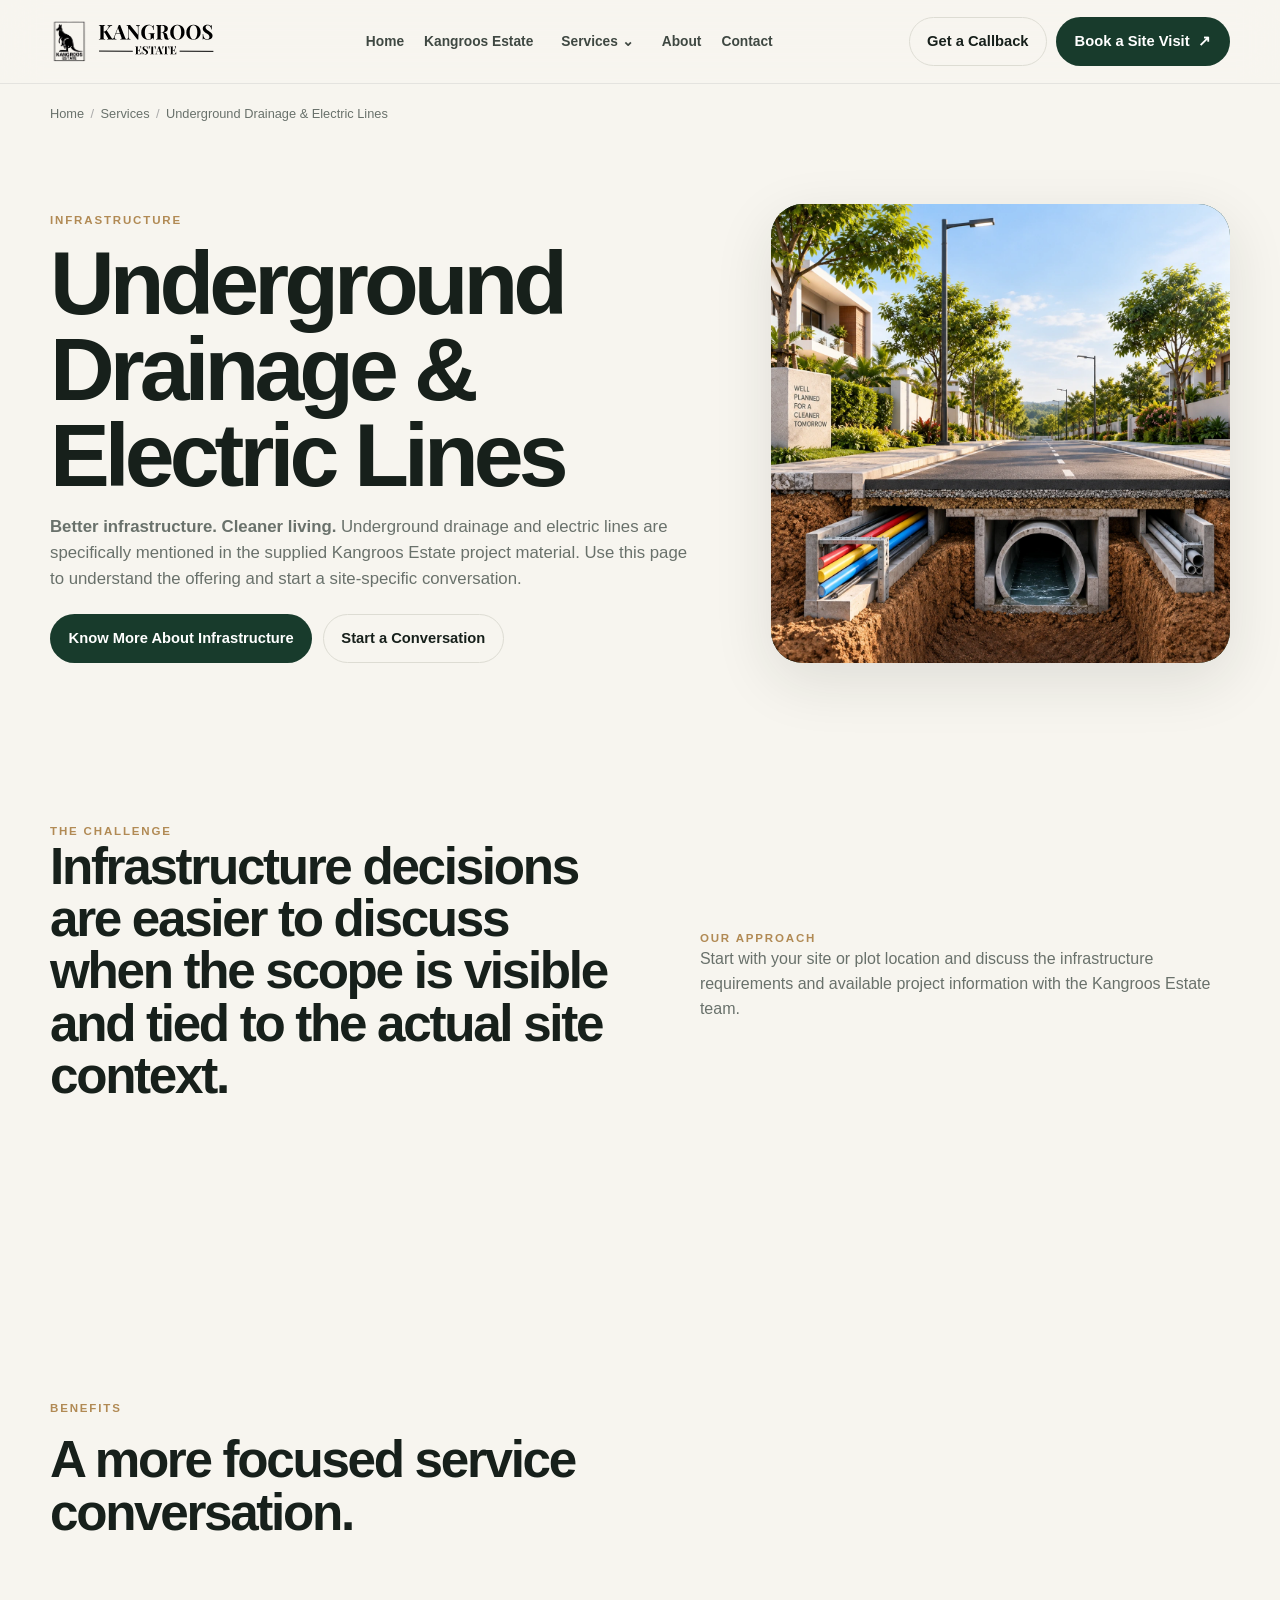
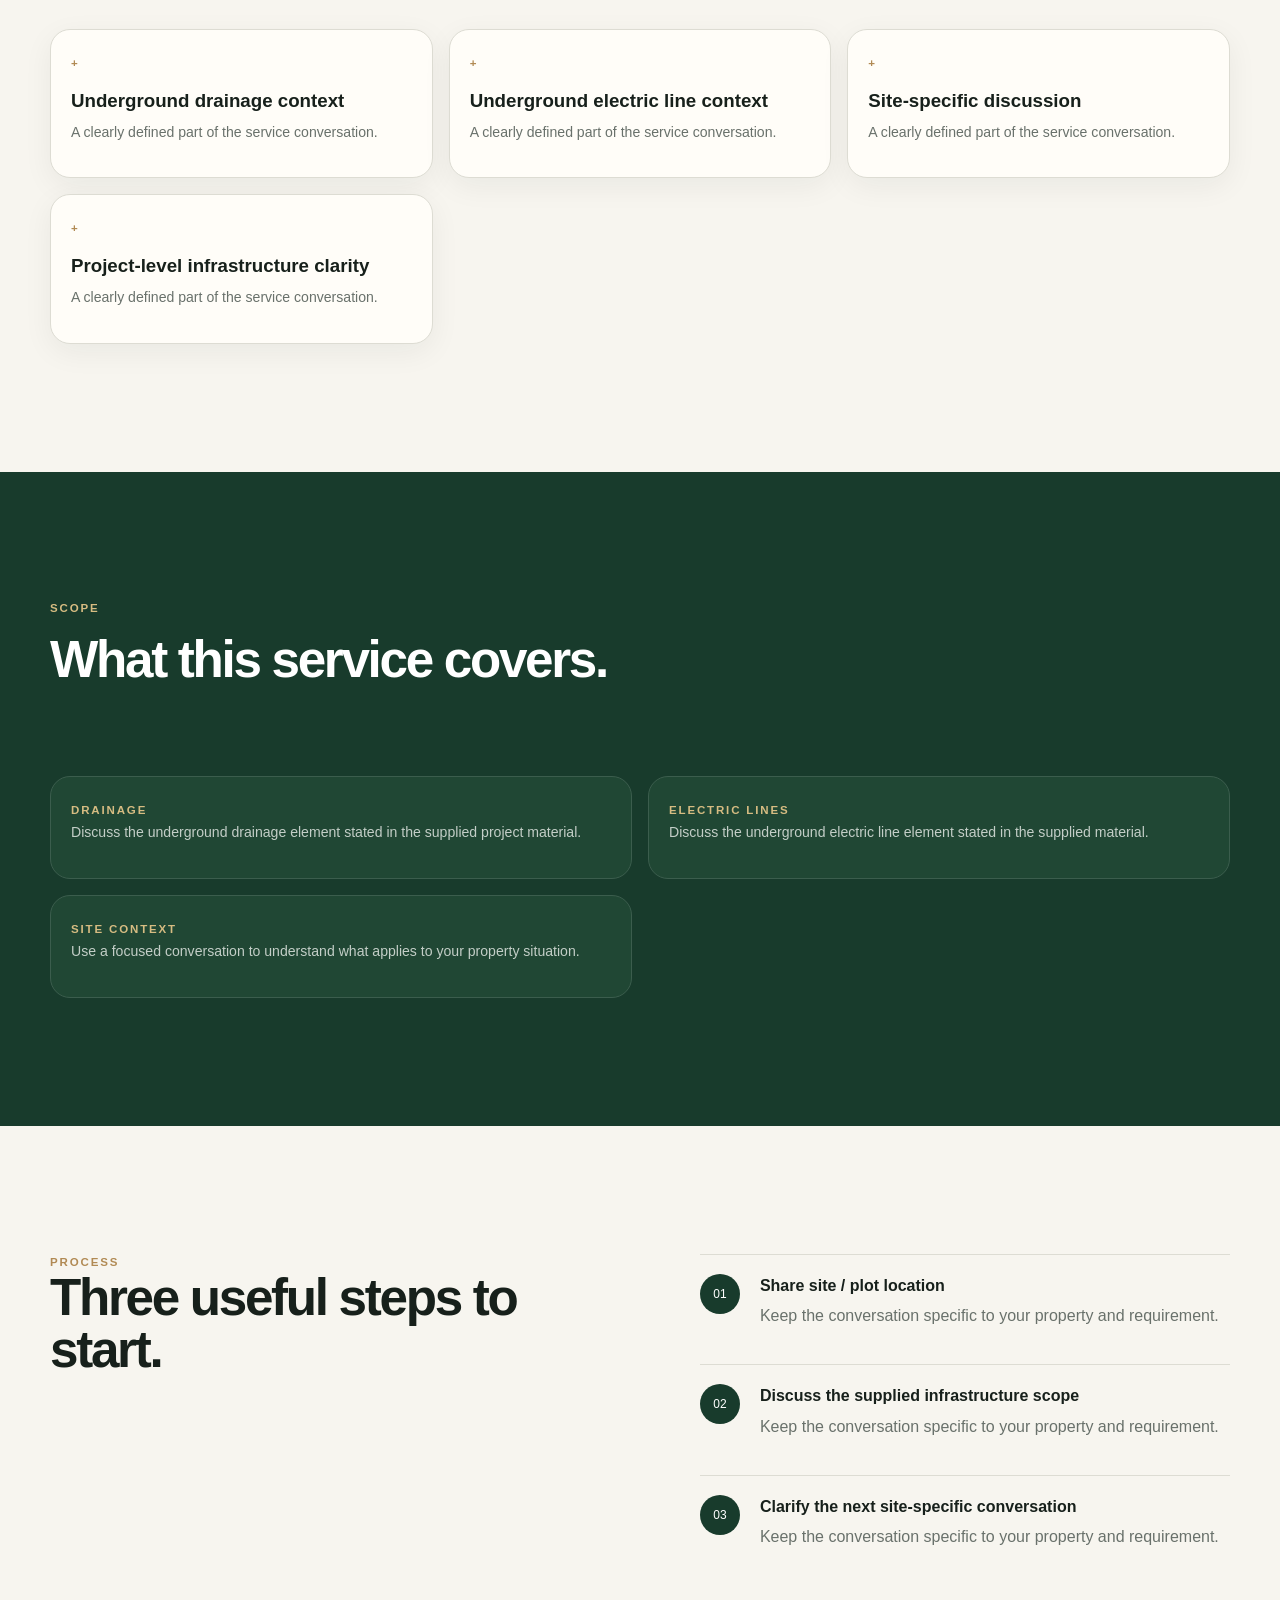
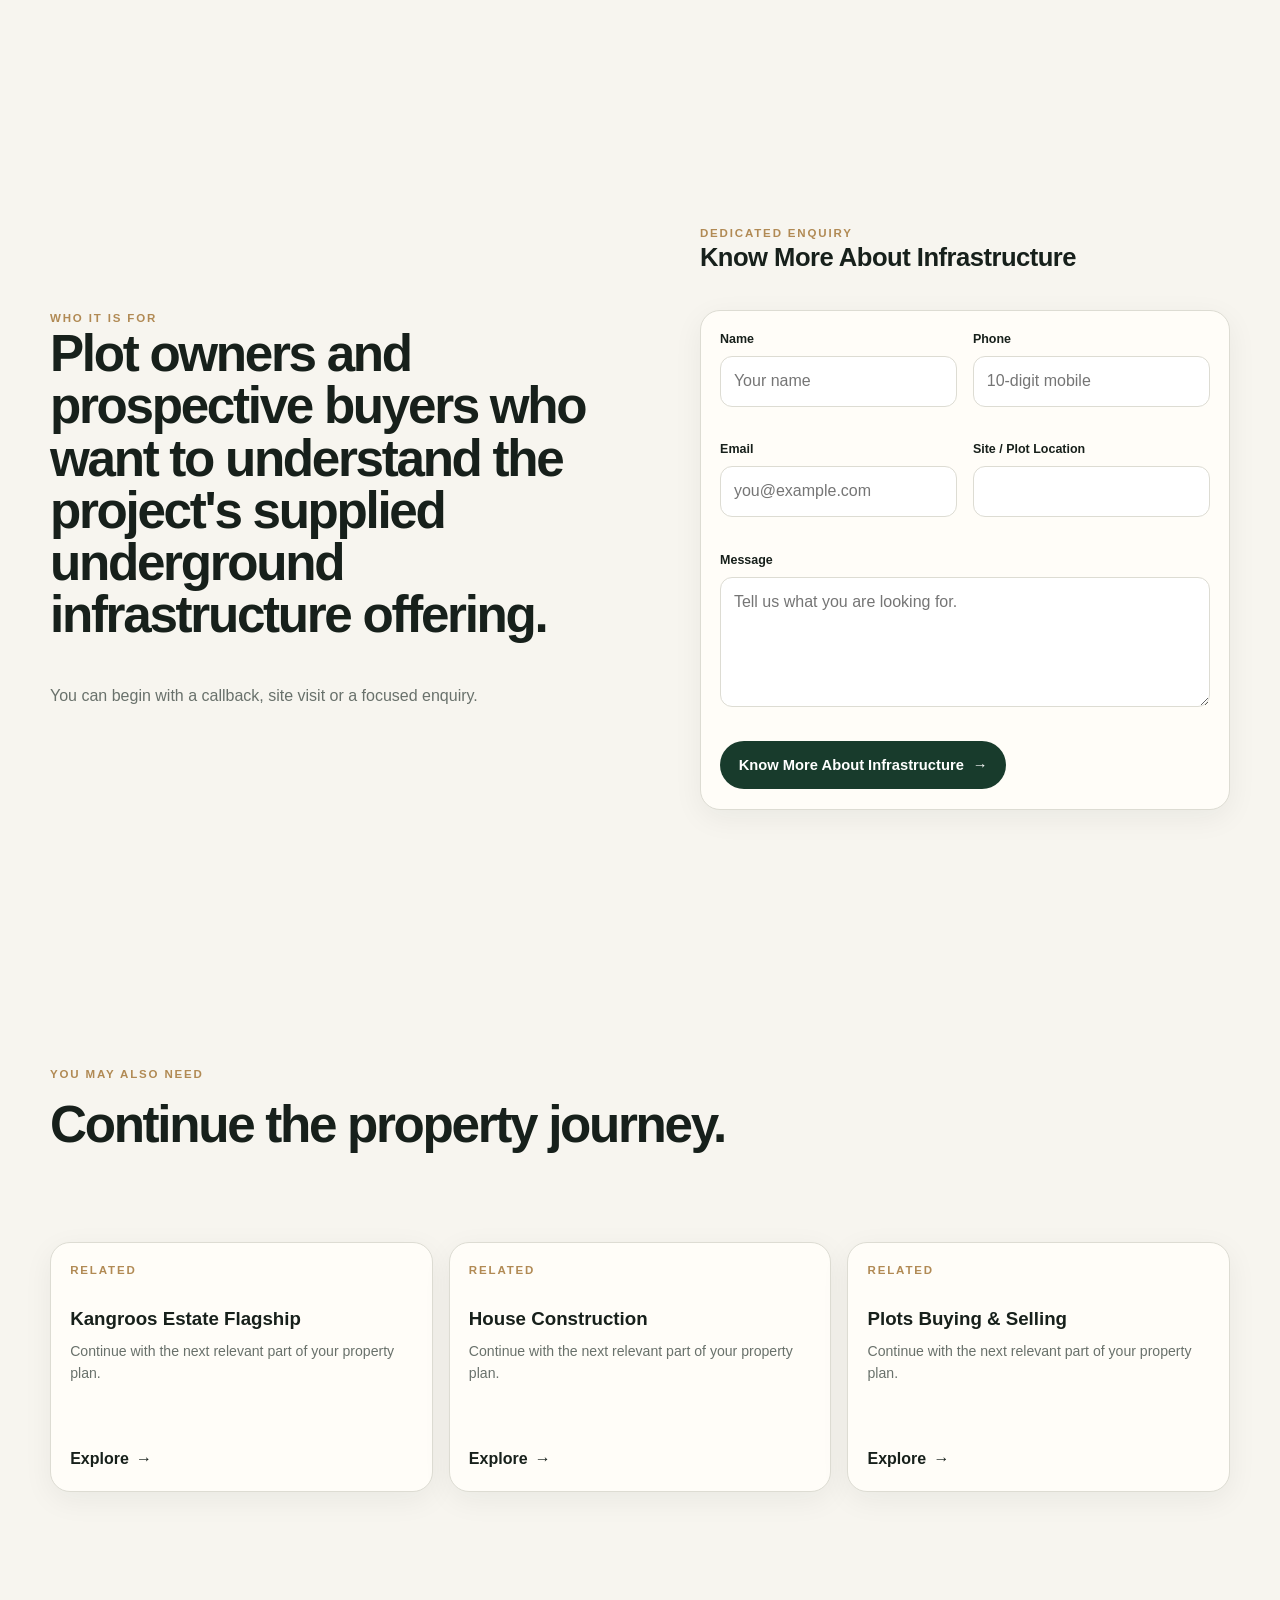
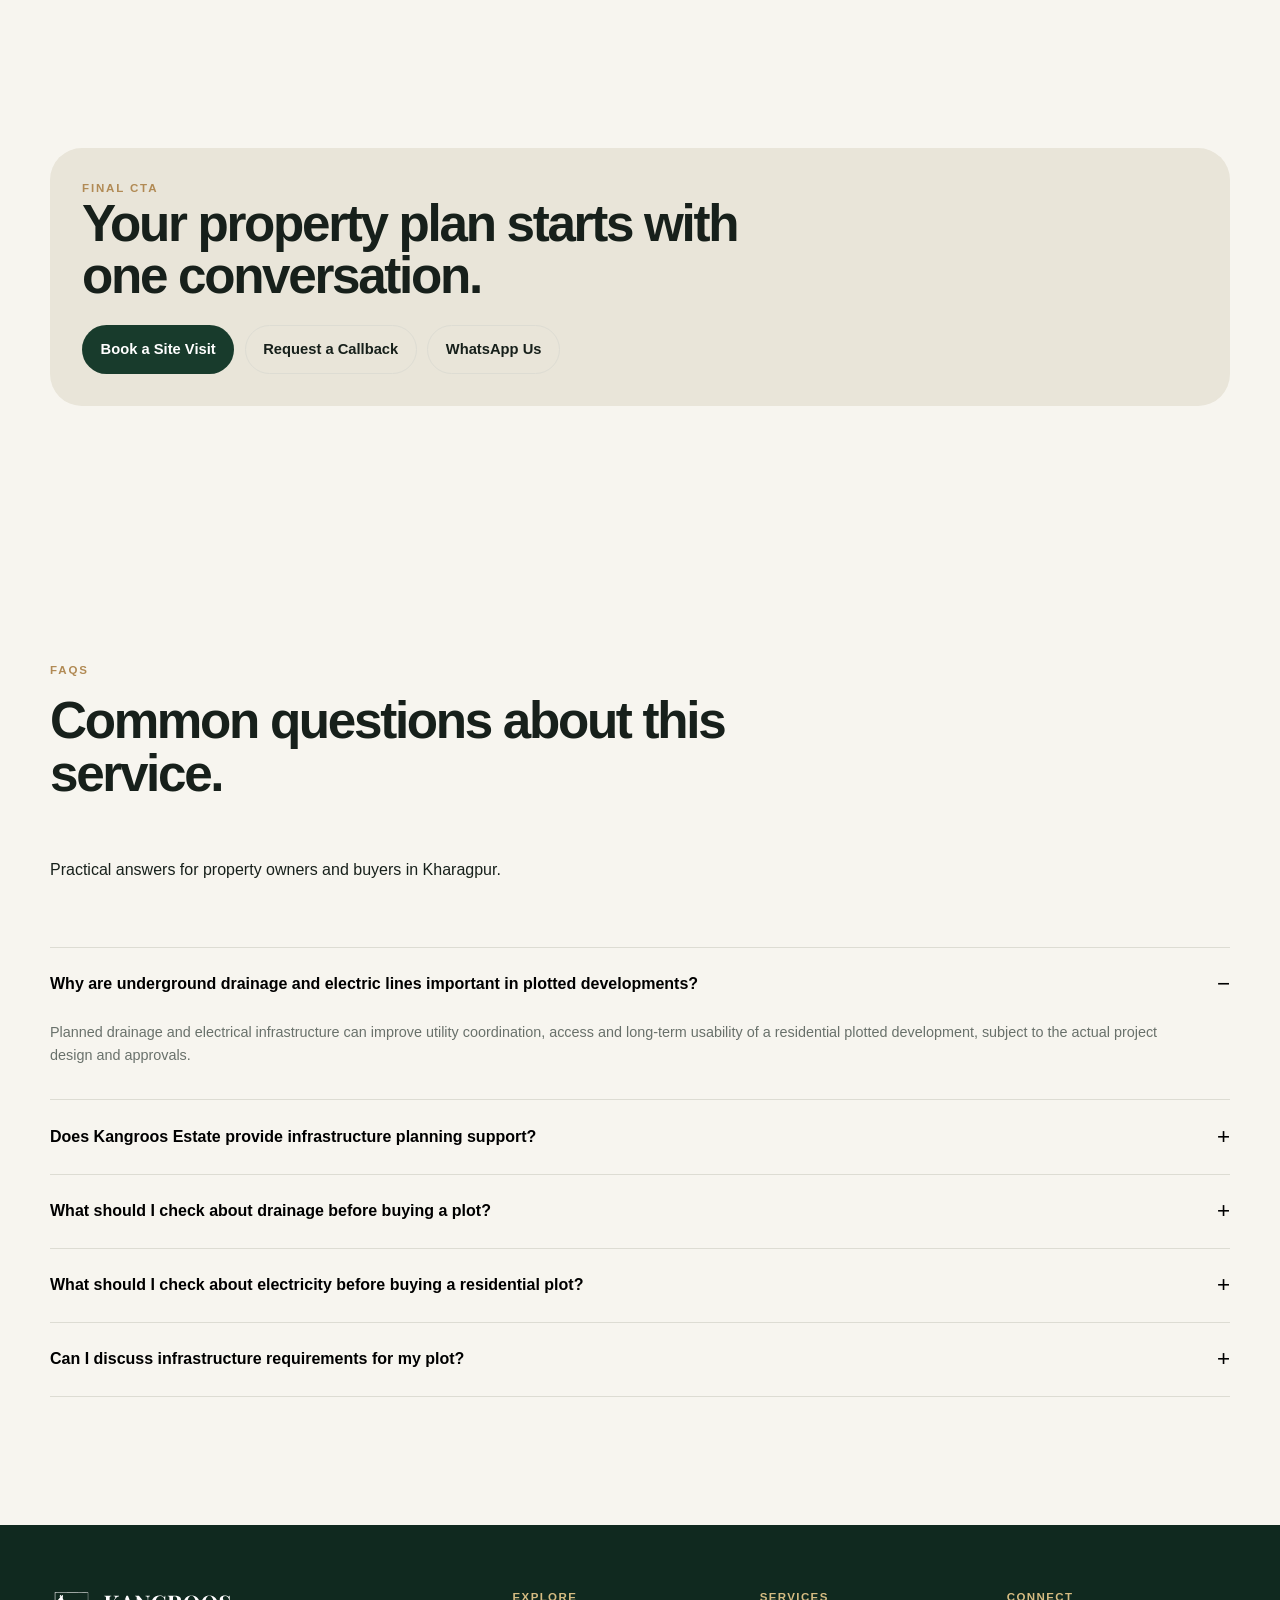
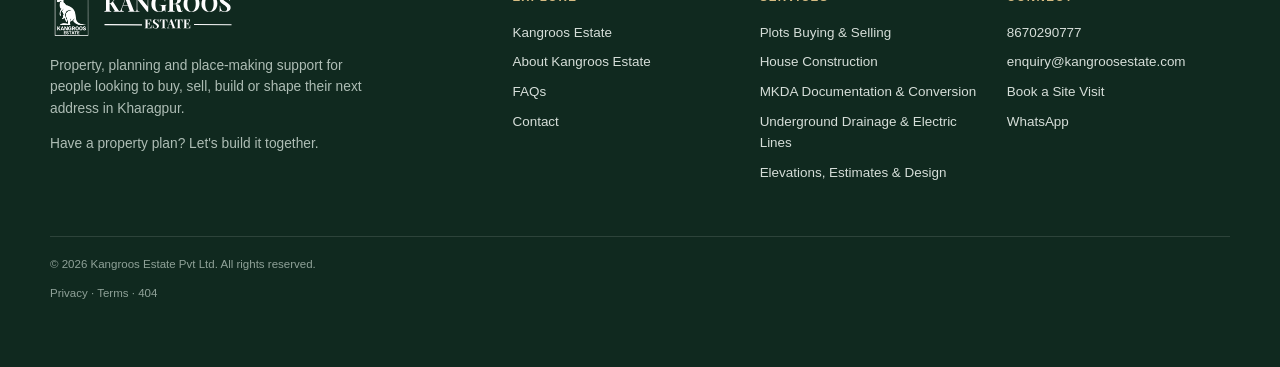
<file: services/underground-drainage-electric-lines.html>
<!doctype html><html lang="en"><head><meta charset="utf-8"><meta name="viewport" content="width=device-width,initial-scale=1,viewport-fit=cover">
<link rel="icon" href="../assets/images/logo/favicon.svg" type="image/svg+xml">
<link rel="manifest" href="../site.webmanifest">
<title>Underground Drainage &amp; Electric Lines | Kharagpur</title>
<meta name="description" content="Explore underground drainage and electric line planning support for residential property and plotted developments in Kharagpur with Kangroos Estate.">
<link rel="canonical" href="https://kangroosestate.com/services/underground-drainage-electric-lines.html">
<meta name="robots" content="index,follow,max-image-preview:large"><meta name="keywords" content="Kharagpur real estate, residential plots in Kharagpur, plots for sale Kharagpur, buy plot in Kharagpur, sell plot in Kharagpur, property in Kharagpur, Paschim Medinipur real estate, house construction Kharagpur"><meta name="author" content="Kangroos Estate Pvt Ltd"><meta name="geo.region" content="IN-WB"><meta name="geo.placename" content="Kharagpur, West Bengal, India"><meta name="geo.position" content="22.3203091;87.369895"><meta name="ICBM" content="22.3203091, 87.369895">
<meta property="og:title" content="Underground Drainage &amp; Electric Lines | Kharagpur"><meta property="og:description" content="Explore underground drainage and electric line planning support for residential property and plotted developments in Kharagpur with Kangroos Estate."><meta property="og:url" content="https://kangroosestate.com/services/underground-drainage-electric-lines.html"><meta property="og:image" content="../assets/images/social/default-og.webp"><meta property="og:type" content="website">
<meta name="twitter:card" content="summary_large_image"><meta name="twitter:title" content="Underground Drainage &amp; Electric Lines | Kharagpur"><meta name="twitter:description" content="Explore underground drainage and electric line planning support for residential property and plotted developments in Kharagpur with Kangroos Estate."><meta name="twitter:image" content="../assets/images/social/default-og.webp">
<link rel="stylesheet" href="../css/reset.css"><link rel="stylesheet" href="../css/variables.css"><link rel="stylesheet" href="../css/global.css"><link rel="stylesheet" href="../css/components.css"><link rel="stylesheet" href="../css/pages.css"><link rel="stylesheet" href="../css/responsive.css">
<script defer src="../js/config.js"></script><script defer src="../js/analytics.js"></script><script defer src="../js/navigation.js"></script><script defer src="../js/accordion.js"></script><script defer src="../js/forms.js"></script><script defer src="../js/main.js"></script>
</head><body><a class="skip-link" href="#main">Skip to content</a><header class="header"><div class="container header-inner"><a class="brand" href="../index.html" aria-label="Kangroos Estate home"><img src="../assets/images/logo/logo.svg" alt="Kangroos Estate"></a>
<nav class="nav" aria-label="Primary navigation"><a href="../index.html" >Home</a><a href="../project/kangroos-estate.html" >Kangroos Estate</a>
<div class="nav-item" data-dropdown><button class="nav-toggle" data-dropdown-trigger aria-expanded="false">Services <span aria-hidden="true">⌄</span></button><div class="dropdown" role="menu"><a href="../services/plots-buying-selling.html" role="menuitem">Plots Buying & Selling</a><a href="../services/house-construction.html" role="menuitem">House Construction</a><a href="../services/mkda-documentation-conversion.html" role="menuitem">MKDA Documentation & Conversion</a><a href="../services/underground-drainage-electric-lines.html" role="menuitem">Underground Drainage & Electric Lines</a><a href="../services/elevations-estimates-design.html" role="menuitem">Elevations, Estimates & Design</a></div></div><a href="../about.html" >About</a><a href="../contact.html" >Contact</a></nav>
<div class="header-actions"><a class="btn btn-secondary" href="../contact.html#callback">Get a Callback</a><a class="btn btn-primary" href="../contact.html?intent=site-visit" data-track="site_visit_click">Book a Site Visit <span aria-hidden="true">↗</span></a></div>
<button class="menu-button" data-menu-button aria-expanded="false" aria-controls="mobile-nav" aria-label="Open menu"><span></span></button></div></header>
<nav id="mobile-nav" class="mobile-nav" data-mobile-nav aria-label="Mobile navigation"><div class="container"><ul>
<li><a href="../index.html">Home</a></li><li><a href="../project/kangroos-estate.html">Kangroos Estate</a></li><li><a href="../services/index.html">Services</a></li><li><a class="mobile-sub" href="../services/plots-buying-selling.html">Plots Buying & Selling</a></li><li><a class="mobile-sub" href="../services/house-construction.html">House Construction</a></li><li><a class="mobile-sub" href="../services/mkda-documentation-conversion.html">MKDA Documentation & Conversion</a></li><li><a class="mobile-sub" href="../services/underground-drainage-electric-lines.html">Underground Drainage & Electric Lines</a></li><li><a class="mobile-sub" href="../services/elevations-estimates-design.html">Elevations, Estimates & Design</a></li><li><a href="../about.html">About</a></li><li><a href="../contact.html">Contact</a></li></ul><div class="mobile-actions"><a class="btn btn-primary" href="tel:8670290777" data-track="call_click">Call Now</a><a class="btn btn-secondary" href="https://wa.me/8670290777" data-track="whatsapp_click">WhatsApp</a><a class="btn btn-gold" href="../contact.html?intent=site-visit" data-track="site_visit_click">Book a Site Visit</a></div></div></nav><nav class="breadcrumbs container" aria-label="Breadcrumb"><ol><li><a href="../index.html">Home</a></li><li><a href="../services/index.html">Services</a></li><li aria-current="page">Underground Drainage & Electric Lines</li></ol></nav><main id="main"><section class="page-hero"><div class="container hero-grid"><div><div class="eyebrow">Infrastructure</div><h1 class="display">Underground Drainage & Electric Lines</h1><p><strong>Better infrastructure. Cleaner living.</strong> Underground drainage and electric lines are specifically mentioned in the supplied Kangroos Estate project material. Use this page to understand the offering and start a site-specific conversation.</p><div class="hero-actions"><a class="btn btn-primary" href="#enquiry">Know More About Infrastructure</a><a class="btn btn-secondary" href="../contact.html">Start a Conversation</a></div></div><div class="hero-art service-hero-art"><img src="../assets/images/infrastructure/infrastructure.webp" width="1600" height="1000" alt="Infrastructure visual for Underground Drainage &amp; Electric Lines" loading="eager"></div></div></section>
<section class="section"><div class="container split"><div class="feature-copy"><div class="eyebrow">The challenge</div><h2 class="h2">Infrastructure decisions are easier to discuss when the scope is visible and tied to the actual site context.</h2></div><div class="feature-copy"><div class="eyebrow">Our approach</div><p class="muted">Start with your site or plot location and discuss the infrastructure requirements and available project information with the Kangroos Estate team.</p></div></div></section>
<section class="section"><div class="container"><div class="section-head"><div class="eyebrow">Benefits</div><h2 class="h2">A more focused service conversation.</h2></div><div class="grid grid-3"><div class="scope-card card reveal"><span class="eyebrow">+</span><h3>Underground drainage context</h3><p class="muted">A clearly defined part of the service conversation.</p></div><div class="scope-card card reveal"><span class="eyebrow">+</span><h3>Underground electric line context</h3><p class="muted">A clearly defined part of the service conversation.</p></div><div class="scope-card card reveal"><span class="eyebrow">+</span><h3>Site-specific discussion</h3><p class="muted">A clearly defined part of the service conversation.</p></div><div class="scope-card card reveal"><span class="eyebrow">+</span><h3>Project-level infrastructure clarity</h3><p class="muted">A clearly defined part of the service conversation.</p></div></div></div></section><section class="section dark-section"><div class="container"><div class="section-head"><div class="eyebrow">Scope</div><h2 class="h2">What this service covers.</h2></div><div class="grid grid-2"><article class="card scope-card reveal"><span class="eyebrow">DRAINAGE</span><p class="muted">Discuss the underground drainage element stated in the supplied project material.</p></article><article class="card scope-card reveal"><span class="eyebrow">ELECTRIC LINES</span><p class="muted">Discuss the underground electric line element stated in the supplied material.</p></article><article class="card scope-card reveal"><span class="eyebrow">SITE CONTEXT</span><p class="muted">Use a focused conversation to understand what applies to your property situation.</p></article></div></div></section><section class="section"><div class="container split"><div><div class="eyebrow">Process</div><h2 class="h2">Three useful steps to start.</h2></div><div class="process"><div class="process-step"><span class="step-no">01</span><div><strong>Share site / plot location</strong><p class="muted">Keep the conversation specific to your property and requirement.</p></div></div><div class="process-step"><span class="step-no">02</span><div><strong>Discuss the supplied infrastructure scope</strong><p class="muted">Keep the conversation specific to your property and requirement.</p></div></div><div class="process-step"><span class="step-no">03</span><div><strong>Clarify the next site-specific conversation</strong><p class="muted">Keep the conversation specific to your property and requirement.</p></div></div></div></div></section><section class="section"><div class="container split"><div class="feature-copy"><div class="eyebrow">Who it is for</div><h2 class="h2">Plot owners and prospective buyers who want to understand the project's supplied underground infrastructure offering.</h2><p class="muted">You can begin with a callback, site visit or a focused enquiry.</p></div><div id="enquiry" class="form-wrap"><div><div class="eyebrow">Dedicated enquiry</div><h2 class="h3">Know More About Infrastructure</h2></div><form class="form-card card" data-lead-form data-service="infrastructure_enquiry" data-page-type="infrastructure" data-project="Kangroos Estate"><input type="hidden" name="page_type" value="infrastructure"><input type="text" name="website_hp" class="honeypot" tabindex="-1" autocomplete="off" aria-hidden="true"><div class="form-grid">
<div class="field"><label for="name">Name</label><input id="name" type="text" name="name" placeholder="Your name" autocomplete="" required><span class="error" aria-live="polite"></span></div><div class="field"><label for="phone">Phone</label><input id="phone" type="tel" name="phone" placeholder="10-digit mobile" autocomplete="" required><span class="error" aria-live="polite"></span></div><div class="field"><label for="email">Email</label><input id="email" type="email" name="email" placeholder="you@example.com" autocomplete="" ><span class="error" aria-live="polite"></span></div>
<div class="field"><label for="site-location">Site / Plot Location</label><input id="site-location" name="site_location"><span class="error"></span></div>
<div class="field full"><label for="message">Message</label><textarea id="message" name="message" placeholder="Tell us what you are looking for."></textarea><span class="error"></span></div></div><div style="margin-top:1rem"><button class="btn btn-primary" type="submit">Know More About Infrastructure <span aria-hidden="true">→</span></button><div class="form-status" data-form-status role="status" aria-live="polite"></div></div></form></div></div></section><section class="section"><div class="container"><div class="section-head"><div class="eyebrow">You may also need</div><h2 class="h2">Continue the property journey.</h2></div><div class="grid grid-3"><a class="service-card card reveal" href="../project/kangroos-estate.html"><span class="eyebrow">Related</span><h3>Kangroos Estate Flagship</h3><p class="muted">Continue with the next relevant part of your property plan.</p><span class="text-link">Explore <span>→</span></span></a><a class="service-card card reveal" href="house-construction.html"><span class="eyebrow">Related</span><h3>House Construction</h3><p class="muted">Continue with the next relevant part of your property plan.</p><span class="text-link">Explore <span>→</span></span></a><a class="service-card card reveal" href="plots-buying-selling.html"><span class="eyebrow">Related</span><h3>Plots Buying & Selling</h3><p class="muted">Continue with the next relevant part of your property plan.</p><span class="text-link">Explore <span>→</span></span></a></div></div></section><section class="section"><div class="container"><div class="cta-band"><div class="eyebrow">Final CTA</div><h2 class="h2">Your property plan starts with one conversation.</h2><div class="hero-actions"><a class="btn btn-primary" href="../contact.html?intent=site-visit">Book a Site Visit</a><a class="btn btn-secondary" href="../contact.html#callback">Request a Callback</a><a class="btn btn-secondary" href="https://wa.me/8670290777">WhatsApp Us</a></div></div></div></section><section class="section"><div class="container"><div class="section-head"><div class="eyebrow">FAQs</div><h2 class="h2">Common questions about this service.</h2><p>Practical answers for property owners and buyers in Kharagpur.</p></div><div class="faq"><div class="faq-item open"><button class="faq-q" data-accordion-button aria-expanded="true"><span>Why are underground drainage and electric lines important in plotted developments?</span><span data-accordion-icon>−</span></button><div class="faq-a"><div><p>Planned drainage and electrical infrastructure can improve utility coordination, access and long-term usability of a residential plotted development, subject to the actual project design and approvals.</p></div></div></div><div class="faq-item "><button class="faq-q" data-accordion-button aria-expanded="false"><span>Does Kangroos Estate provide infrastructure planning support?</span><span data-accordion-icon>+</span></button><div class="faq-a"><div><p>Underground drainage and electric line planning is included in the listed service offering for relevant property and development requirements.</p></div></div></div><div class="faq-item "><button class="faq-q" data-accordion-button aria-expanded="false"><span>What should I check about drainage before buying a plot?</span><span data-accordion-icon>+</span></button><div class="faq-a"><div><p>Ask about the site&#x27;s drainage approach, surrounding levels, road access, water flow, utility provisions and the responsibilities for installation and maintenance.</p></div></div></div><div class="faq-item "><button class="faq-q" data-accordion-button aria-expanded="false"><span>What should I check about electricity before buying a residential plot?</span><span data-accordion-icon>+</span></button><div class="faq-a"><div><p>Confirm the planned electrical infrastructure, connection process, road-side provisions and applicable utility requirements for the specific property.</p></div></div></div><div class="faq-item "><button class="faq-q" data-accordion-button aria-expanded="false"><span>Can I discuss infrastructure requirements for my plot?</span><span data-accordion-icon>+</span></button><div class="faq-a"><div><p>Yes. Contact Kangroos Estate at 8670290777 or enquiry@kangroosestate.com with the property location and requirement.</p></div></div></div></div></div></section></main><footer class="footer"><div class="container"><div class="footer-grid"><div><a class="brand" href="../index.html"><img src="../assets/images/logo/logo-dark.svg" alt="Kangroos Estate"></a><p style="max-width:330px;margin-top:1rem">Property, planning and place-making support for people looking to buy, sell, build or shape their next address in Kharagpur.</p><p>Have a property plan? Let's build it together.</p></div><div class="footer-links"><div><h3>Explore</h3><a href="../project/kangroos-estate.html">Kangroos Estate</a><a href="../about.html">About Kangroos Estate</a><a href="../faq.html">FAQs</a><a href="../contact.html">Contact</a></div><div><h3>Services</h3><a href="../services/plots-buying-selling.html">Plots Buying & Selling</a><a href="../services/house-construction.html">House Construction</a><a href="../services/mkda-documentation-conversion.html">MKDA Documentation & Conversion</a><a href="../services/underground-drainage-electric-lines.html">Underground Drainage & Electric Lines</a><a href="../services/elevations-estimates-design.html">Elevations, Estimates & Design</a></div><div><h3>Connect</h3><a href="tel:8670290777" data-config-phone data-track="call_click">8670290777</a><a href="mailto:enquiry@kangroosestate.com" data-config-email>enquiry@kangroosestate.com</a><a href="../contact.html">Book a Site Visit</a><a href="https://wa.me/8670290777" data-track="whatsapp_click">WhatsApp</a></div></div></div><div class="footer-bottom"><span>© 2026 Kangroos Estate Pvt Ltd. All rights reserved.</span><span><a href="../privacy-policy.html">Privacy</a> · <a href="../terms.html">Terms</a> · <a href="../404.html">404</a></span></div></div></footer><div class="sticky-cta" aria-label="Quick contact"><a href="tel:8670290777" data-track="call_click">Call</a><a href="https://wa.me/8670290777" data-track="whatsapp_click">WhatsApp</a><a href="../contact.html" data-track="cta_click">Enquire</a></div><script type="application/ld+json">{"@context":"https://schema.org","@type":"WebPage","name":"Underground Drainage & Electric Lines","url":"https://kangroosestate.com/services/underground-drainage-electric-lines.html"}</script><script type="application/ld+json">{"@context":"https://schema.org","@type":"RealEstateAgent","name":"Kangroos Estate Pvt Ltd","url":"https://kangroosestate.com/","telephone":"+918670290777","email":"enquiry@kangroosestate.com","areaServed":[{"@type":"City","name":"Kharagpur"},{"@type":"AdministrativeArea","name":"Paschim Medinipur"},{"@type":"State","name":"West Bengal"}],"address":{"@type":"PostalAddress","addressLocality":"Kharagpur","addressRegion":"West Bengal","addressCountry":"IN"},"geo":{"@type":"GeoCoordinates","latitude":"22.3203091","longitude":"87.369895"}}</script><script type="application/ld+json">{"@context":"https://schema.org","@type":"FAQPage","mainEntity":[{"@type":"Question","name":"Why are underground drainage and electric lines important in plotted developments?","acceptedAnswer":{"@type":"Answer","text":"Planned drainage and electrical infrastructure can improve utility coordination, access and long-term usability of a residential plotted development, subject to the actual project design and approvals."}},{"@type":"Question","name":"Does Kangroos Estate provide infrastructure planning support?","acceptedAnswer":{"@type":"Answer","text":"Underground drainage and electric line planning is included in the listed service offering for relevant property and development requirements."}},{"@type":"Question","name":"What should I check about drainage before buying a plot?","acceptedAnswer":{"@type":"Answer","text":"Ask about the site's drainage approach, surrounding levels, road access, water flow, utility provisions and the responsibilities for installation and maintenance."}},{"@type":"Question","name":"What should I check about electricity before buying a residential plot?","acceptedAnswer":{"@type":"Answer","text":"Confirm the planned electrical infrastructure, connection process, road-side provisions and applicable utility requirements for the specific property."}},{"@type":"Question","name":"Can I discuss infrastructure requirements for my plot?","acceptedAnswer":{"@type":"Answer","text":"Yes. Contact Kangroos Estate at 8670290777 or enquiry@kangroosestate.com with the property location and requirement."}}]}</script></body></html>
</file>
<file: css/variables.css>
:root{--bg:#f7f5ef;--surface:#fffdf8;--ink:#17201b;--muted:#69716b;--green:#183b2c;--green-2:#28513e;--gold:#b18a54;--line:#dddcd3;--white:#fff;--danger:#a6463d;--radius-sm:12px;--radius-md:20px;--radius-lg:32px;--shadow-sm:0 8px 30px rgba(23,32,27,.06);--shadow-md:0 18px 60px rgba(23,32,27,.11);--container:1180px;--space-1:.5rem;--space-2:.75rem;--space-3:1rem;--space-4:1.5rem;--space-5:2rem;--space-6:3rem;--space-7:5rem;--space-8:8rem;--header-h:76px}
</file>
<file: css/global.css>
body{font-family:-apple-system,BlinkMacSystemFont,"SF Pro Display","SF Pro Text","Helvetica Neue",Arial,sans-serif;background:var(--bg);color:var(--ink);line-height:1.55;-webkit-font-smoothing:antialiased}
body.menu-open{overflow:hidden}.skip-link{position:fixed;left:1rem;top:-5rem;background:var(--green);color:#fff;padding:.75rem 1rem;border-radius:999px;z-index:9999}.skip-link:focus{top:1rem}
.container{width:min(calc(100% - 32px),var(--container));margin-inline:auto}.eyebrow{font-size:.72rem;letter-spacing:.16em;text-transform:uppercase;color:var(--gold);font-weight:700}.muted{color:var(--muted)}
h1,h2,h3,p{margin-top:0}.display{font-size:clamp(2.7rem,7vw,6.4rem);line-height:.96;letter-spacing:-.055em;font-weight:650}.h2{font-size:clamp(2rem,4vw,4rem);line-height:1.02;letter-spacing:-.045em}.h3{font-size:clamp(1.2rem,2vw,1.7rem);line-height:1.15;letter-spacing:-.02em}
.section{padding:clamp(4rem,9vw,8rem) 0}.section-tight{padding:3rem 0}.section-head{display:grid;gap:1rem;margin-bottom:3rem}.section-head .h2{max-width:720px}.section-head p{max-width:640px}
.btn{display:inline-flex;align-items:center;justify-content:center;gap:.55rem;min-height:48px;padding:.75rem 1.1rem;border:1px solid transparent;border-radius:999px;font-weight:650;font-size:.92rem;transition:transform .2s ease,background .2s ease,border-color .2s ease}.btn:hover{transform:translateY(-2px)}.btn-primary{background:var(--green);color:#fff}.btn-secondary{background:transparent;border-color:var(--line)}.btn-light{background:#fff;color:var(--green)}.btn-gold{background:var(--gold);color:#fff}.text-link{display:inline-flex;align-items:center;gap:.45rem;font-weight:650}.text-link span{transition:transform .2s}.text-link:hover span{transform:translateX(4px)}
.card{background:var(--surface);border:1px solid var(--line);border-radius:var(--radius-md);box-shadow:var(--shadow-sm)}.grid{display:grid;gap:1rem}.grid-2{grid-template-columns:1fr}.grid-3{grid-template-columns:1fr}.grid-4{grid-template-columns:1fr 1fr}
.kicker{display:flex;align-items:center;gap:.6rem;font-size:.8rem;font-weight:650;color:var(--green)}.kicker::before{content:"";width:28px;height:1px;background:var(--gold)}
.breadcrumbs{padding-top:calc(var(--header-h) + 20px);font-size:.8rem;color:var(--muted)}.breadcrumbs ol{display:flex;flex-wrap:wrap;gap:.4rem}.breadcrumbs li+li::before{content:"/";margin-right:.4rem;color:#aaa}
.notice{padding:1rem 1.1rem;border:1px solid #e7dfcf;background:#fbf7ed;border-radius:14px;font-size:.82rem;color:#5f5546}
.page-hero{padding:3.5rem 0 2rem}.page-hero .hero-grid{display:grid;gap:2rem;align-items:end}.page-hero h1{margin:.6rem 0 1rem}.page-hero p{max-width:650px;font-size:1.05rem;color:var(--muted)}
.header{position:fixed;inset:0 0 auto;z-index:1000;height:var(--header-h);background:rgba(247,245,239,.88);backdrop-filter:blur(18px);border-bottom:1px solid rgba(23,32,27,.08)}.header-inner{height:100%;display:flex;align-items:center;justify-content:space-between;gap:1rem}.brand{display:flex;align-items:center;width:180px}.brand img{width:100%;height:auto}.nav{display:none;align-items:center;gap:1.25rem;font-size:.86rem;font-weight:600}.nav>a,.nav .nav-toggle{color:#3f4842}.nav>a[aria-current=page]{color:var(--green)}.nav-toggle{background:none;border:0;padding:.5rem}.nav-item{position:relative}.dropdown{position:absolute;top:calc(100% + 12px);left:-12px;width:280px;padding:.65rem;background:var(--surface);border:1px solid var(--line);border-radius:16px;box-shadow:var(--shadow-md);opacity:0;visibility:hidden;transform:translateY(-5px);transition:.2s}.nav-item.open .dropdown{opacity:1;visibility:visible;transform:none}.dropdown a{display:block;padding:.7rem .75rem;border-radius:10px;font-size:.84rem}.dropdown a:hover{background:#f1eee6}.header-actions{display:none;gap:.55rem}.menu-button{display:grid;place-items:center;width:44px;height:44px;border:1px solid var(--line);background:transparent;border-radius:50%}.menu-button span,.menu-button span::before,.menu-button span::after{display:block;width:18px;height:1.5px;background:var(--green);content:"";transition:.2s}.menu-button span::before{transform:translateY(-6px)}.menu-button span::after{transform:translateY(6px)}.menu-button[aria-expanded=true] span{background:transparent}.menu-button[aria-expanded=true] span::before{transform:rotate(45deg)}.menu-button[aria-expanded=true] span::after{transform:rotate(-45deg)}
.mobile-nav{position:fixed;inset:var(--header-h) 0 0;background:var(--bg);padding:1.25rem 1rem 2rem;transform:translateX(100%);transition:transform .3s ease;overflow:auto;z-index:999}.mobile-nav.open{transform:none}.mobile-nav ul{display:grid;gap:.25rem}.mobile-nav a,.mobile-nav button{display:block;width:100%;padding:1rem;border:0;background:none;text-align:left;border-radius:12px;font-size:1.1rem}.mobile-nav a:hover{background:#eeece4}.mobile-sub{padding-left:1rem!important;font-size:.95rem!important;color:var(--muted)}.mobile-actions{display:grid;gap:.65rem;margin-top:1.5rem}
.hero{padding:calc(var(--header-h) + 3rem) 0 2rem;min-height:calc(100svh - 20px);display:flex;align-items:center}.hero-grid{display:grid;gap:2rem}.hero-copy{position:relative;z-index:2}.hero-copy p{font-size:1.02rem;color:var(--muted);max-width:560px}.hero-actions{display:flex;flex-wrap:wrap;gap:.65rem;margin-top:1.4rem}.hero-location{display:flex;align-items:center;gap:.5rem;margin-top:1.2rem;font-size:.82rem;color:var(--muted)}.hero-art{position:relative;min-height:390px;border-radius:var(--radius-lg);overflow:hidden;background:var(--green);box-shadow:var(--shadow-md)}.hero-art img{width:100%;height:100%;object-fit:cover}.art-label{position:absolute;left:16px;bottom:16px;padding:.65rem .8rem;border-radius:12px;background:rgba(247,245,239,.88);backdrop-filter:blur(10px);font-size:.72rem;letter-spacing:.08em;text-transform:uppercase}
.marquee{border-block:1px solid var(--line);overflow:hidden}.marquee-track{display:flex;gap:3rem;width:max-content;padding:1rem 0;font-size:.75rem;letter-spacing:.12em;text-transform:uppercase;color:var(--muted)}
.stat-grid{display:grid;grid-template-columns:1fr 1fr;gap:0;border-block:1px solid var(--line)}.stat{padding:1.4rem 0;border-right:1px solid var(--line)}.stat:nth-child(even){padding-left:1rem;border-right:0}.stat strong{display:block;font-size:clamp(1.7rem,4vw,2.8rem);letter-spacing:-.05em}.stat span{font-size:.72rem;color:var(--muted);text-transform:uppercase;letter-spacing:.1em}
.split{display:grid;gap:2rem}.feature-image{border-radius:var(--radius-lg);overflow:hidden;background:#e8e5db}.feature-image img{width:100%;aspect-ratio:4/3;object-fit:cover}.feature-copy{display:flex;flex-direction:column;justify-content:center}.facility-grid{display:grid;gap:.75rem}.facility{padding:1rem;border-top:1px solid var(--line);display:grid;grid-template-columns:auto 1fr;gap:.8rem}.facility-number{font-size:.75rem;color:var(--gold);font-weight:700}.facility strong{display:block}.facility p{margin:.25rem 0 0;color:var(--muted);font-size:.86rem}
.project-card{overflow:hidden}.project-card .media{position:relative}.project-card img{width:100%;aspect-ratio:16/10;object-fit:cover}.project-card .body{padding:1.2rem}.project-card .meta{display:flex;flex-wrap:wrap;gap:.4rem;font-size:.75rem;color:var(--muted);margin:.7rem 0}.pill{display:inline-flex;padding:.4rem .65rem;border-radius:999px;border:1px solid var(--line);font-size:.72rem;color:var(--muted)}
.service-card{padding:1.2rem;display:flex;flex-direction:column;min-height:250px}.service-card .icon{width:44px;height:44px;border-radius:50%;display:grid;place-items:center;background:#e9eee9;color:var(--green);font-weight:800}.service-card h3{margin:1.5rem 0 .5rem}.service-card p{color:var(--muted);font-size:.88rem}.service-card .text-link{margin-top:auto;padding-top:1rem}
.dark-section{background:var(--green);color:#fff}.dark-section .muted{color:#c3cec7}.dark-section .eyebrow{color:#d6bc82}.dark-section .card{background:#204734;border-color:#3b5d4d;box-shadow:none}
.location-panel{display:grid;gap:1rem}.map-preview{position:relative;min-height:360px;border-radius:var(--radius-lg);overflow:hidden;background:#e5e1d6}.map-preview img{width:100%;height:100%;object-fit:cover}.map-overlay{position:absolute;inset:auto 16px 16px;display:flex;justify-content:space-between;align-items:end;gap:1rem;padding:1rem;border-radius:18px;background:rgba(247,245,239,.9);backdrop-filter:blur(12px)}
.process{display:grid;gap:1rem}.process-step{padding:1.2rem 0;border-top:1px solid var(--line);display:grid;grid-template-columns:44px 1fr;gap:1rem}.step-no{width:40px;height:40px;border-radius:50%;background:var(--green);color:#fff;display:grid;place-items:center;font-size:.75rem}.process-step p{color:var(--muted);margin:.35rem 0 0}
.trust-grid{display:grid;gap:1rem}.trust-item{padding:1.3rem;border:1px solid var(--line);border-radius:16px;background:rgba(255,255,255,.35)}.trust-item strong{display:block;margin-bottom:.35rem}.trust-item p{font-size:.86rem;color:var(--muted);margin:0}
.form-wrap{display:grid;gap:1rem}.form-card{padding:1.2rem}.form-grid{display:grid;gap:1rem}.field{display:grid;gap:.4rem}.field label{font-size:.78rem;font-weight:700}.field input,.field select,.field textarea{width:100%;min-height:48px;padding:.75rem .8rem;border:1px solid var(--line);border-radius:12px;background:#fff;color:var(--ink);outline:none}.field textarea{min-height:130px;resize:vertical}.field input:focus,.field select:focus,.field textarea:focus{border-color:var(--green);box-shadow:0 0 0 3px rgba(24,59,44,.1)}.field .error{min-height:1em;font-size:.72rem;color:var(--danger)}.form-status{display:none;padding:.8rem;border-radius:12px;font-size:.82rem}.form-status.show{display:block}.form-status.success{background:#e9f2eb;color:#1e5b37}.form-status.error{background:#f8e8e6;color:#8c342c}.honeypot{position:absolute!important;left:-10000px!important;opacity:0!important;height:1px!important;width:1px!important}
.faq{border-top:1px solid var(--line)}.faq-item{border-bottom:1px solid var(--line)}.faq-q{width:100%;padding:1.2rem 0;border:0;background:none;display:flex;align-items:center;justify-content:space-between;text-align:left;font-weight:700}.faq-q span:last-child{font-size:1.4rem;font-weight:400}.faq-a{display:grid;grid-template-rows:0fr;transition:grid-template-rows .25s}.faq-a>div{overflow:hidden}.faq-item.open .faq-a{grid-template-rows:1fr}.faq-a p{padding:0 2rem 1.2rem 0;color:var(--muted);font-size:.9rem}
.gallery{display:grid;gap:.75rem}.gallery img{width:100%;aspect-ratio:4/3;object-fit:cover;border-radius:18px;cursor:zoom-in}.lightbox{position:fixed;inset:0;background:rgba(0,0,0,.82);display:none;place-items:center;padding:1rem;z-index:2000}.lightbox.open{display:grid}.lightbox img{max-height:88vh;max-width:94vw;border-radius:12px}.lightbox button{position:absolute;right:20px;top:20px;width:44px;height:44px;border-radius:50%;border:1px solid rgba(255,255,255,.3);background:rgba(255,255,255,.1);color:#fff}
.cta-band{background:#e9e5d9;border-radius:var(--radius-lg);padding:2rem}.cta-band h2{max-width:720px;margin-bottom:1rem}
.footer{background:#10291f;color:#e7eee9;padding:4rem 0 calc(6rem + env(safe-area-inset-bottom))}.footer-grid{display:grid;gap:2rem}.footer .brand{width:200px}.footer .brand img{filter:none}.footer p{color:#aebdb5;font-size:.86rem}.footer-links{display:grid;grid-template-columns:1fr 1fr;gap:1.5rem}.footer-links h3{font-size:.72rem;text-transform:uppercase;letter-spacing:.12em;color:#d6bc82}.footer-links a{display:block;padding:.28rem 0;color:#d6ded9;font-size:.84rem}.footer-bottom{border-top:1px solid rgba(255,255,255,.12);margin-top:3rem;padding-top:1.2rem;display:flex;flex-direction:column;gap:.7rem;font-size:.72rem;color:#8fa198}
.sticky-cta{position:fixed;z-index:998;left:10px;right:10px;bottom:calc(10px + env(safe-area-inset-bottom));display:grid;grid-template-columns:1fr 1fr 1.25fr;gap:6px;padding:6px;background:rgba(16,41,31,.94);backdrop-filter:blur(16px);border-radius:18px;box-shadow:0 14px 40px rgba(0,0,0,.22)}.sticky-cta a{display:flex;justify-content:center;align-items:center;min-height:44px;border-radius:13px;color:#fff;font-size:.75rem;font-weight:700}.sticky-cta a:last-child{background:var(--gold)}body{padding-bottom:76px}
.reveal{opacity:0;transform:translateY(18px);transition:opacity .7s ease,transform .7s ease}.reveal.is-visible{opacity:1;transform:none}
@media(min-width:720px){.container{width:min(calc(100% - 56px),var(--container))}.grid-2{grid-template-columns:1fr 1fr}.grid-3{grid-template-columns:repeat(3,1fr)}.grid-4{grid-template-columns:repeat(4,1fr)}.stat-grid{grid-template-columns:repeat(4,1fr)}.stat{padding:1.6rem;border-right:1px solid var(--line)}.stat:nth-child(even){padding-left:1.6rem}.stat:last-child{border-right:0}.split{grid-template-columns:1.05fr .95fr;gap:4rem}.location-panel{grid-template-columns:.85fr 1.15fr}.trust-grid{grid-template-columns:repeat(3,1fr)}.form-grid{grid-template-columns:1fr 1fr}.form-grid .full{grid-column:1/-1}.footer-links{grid-template-columns:repeat(3,1fr)}.footer-grid{grid-template-columns:1.2fr 2fr}.gallery{grid-template-columns:2fr 1fr 1fr}.gallery img:first-child{grid-row:span 2;height:100%;aspect-ratio:auto}.page-hero .hero-grid{grid-template-columns:1.2fr .8fr}.hero-art{min-height:560px}.hero{padding-top:calc(var(--header-h) + 4rem)}}
@media(min-width:1024px){:root{--header-h:84px}.nav{display:flex}.header-actions{display:flex}.menu-button,.mobile-nav,.sticky-cta{display:none}.hero-grid{grid-template-columns:1.02fr .98fr;gap:4rem}.hero-art{min-height:650px}.page-hero{padding-top:5rem}.footer{padding-bottom:4rem}body{padding-bottom:0}.section{padding-block:8rem}}
@media(prefers-reduced-motion:reduce){html{scroll-behavior:auto}.reveal{opacity:1;transform:none;transition:none}.btn{transition:none}.dropdown,.mobile-nav,.faq-a{transition:none}}
</file>
<file: css/components.css>
/* Component-level refinements are intentionally kept separate for easy customization. */
.icon-line{width:18px;height:18px;display:inline-block}.sr-only{position:absolute;width:1px;height:1px;padding:0;margin:-1px;overflow:hidden;clip:rect(0,0,0,0);white-space:nowrap;border:0}
</file>
<file: css/pages.css>
.service-hero-art{min-height:320px}.service-scope{display:grid;gap:1rem}.scope-card{padding:1.25rem}.scope-card h3{margin:.7rem 0 .4rem}.scope-card p{color:var(--muted);font-size:.88rem}.legal-copy{max-width:820px}.legal-copy h2{margin-top:3rem}.legal-copy p,.legal-copy li{color:#555f58}.legal-copy ul{list-style:disc;padding-left:1.2rem}.contact-grid{display:grid;gap:1rem}.contact-card{padding:1.4rem}.contact-card .label{font-size:.72rem;letter-spacing:.1em;text-transform:uppercase;color:var(--gold);font-weight:700}.contact-card a{font-size:1.1rem;font-weight:700}.success-mark{width:72px;height:72px;border-radius:50%;display:grid;place-items:center;background:#e8f0e9;color:var(--green);font-size:2rem}.not-found{min-height:70vh;display:flex;align-items:center}.not-found .display{max-width:850px}
</file>
<file: css/responsive.css>
@media(max-width:380px){.container{width:min(calc(100% - 24px),var(--container))}.display{font-size:2.45rem}.hero-actions .btn{width:100%}.map-overlay{flex-direction:column;align-items:flex-start}}
</file>
